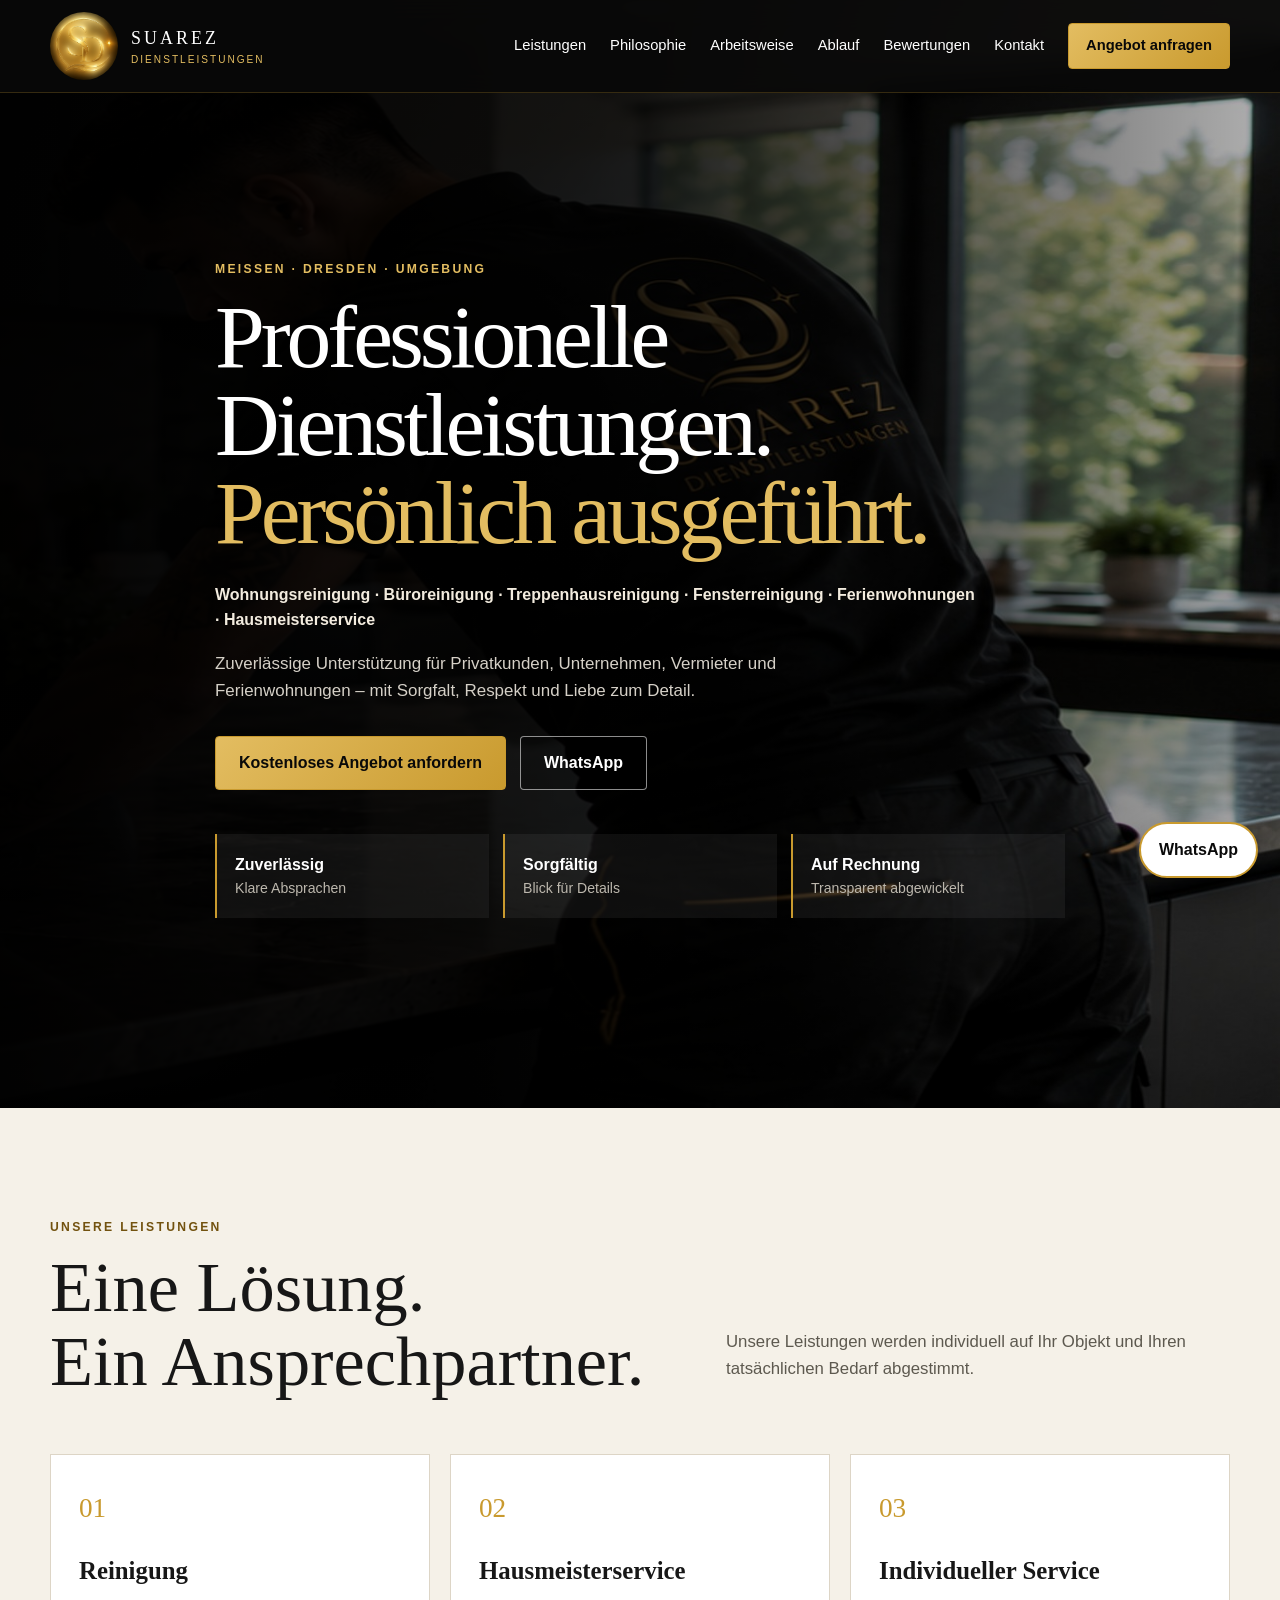
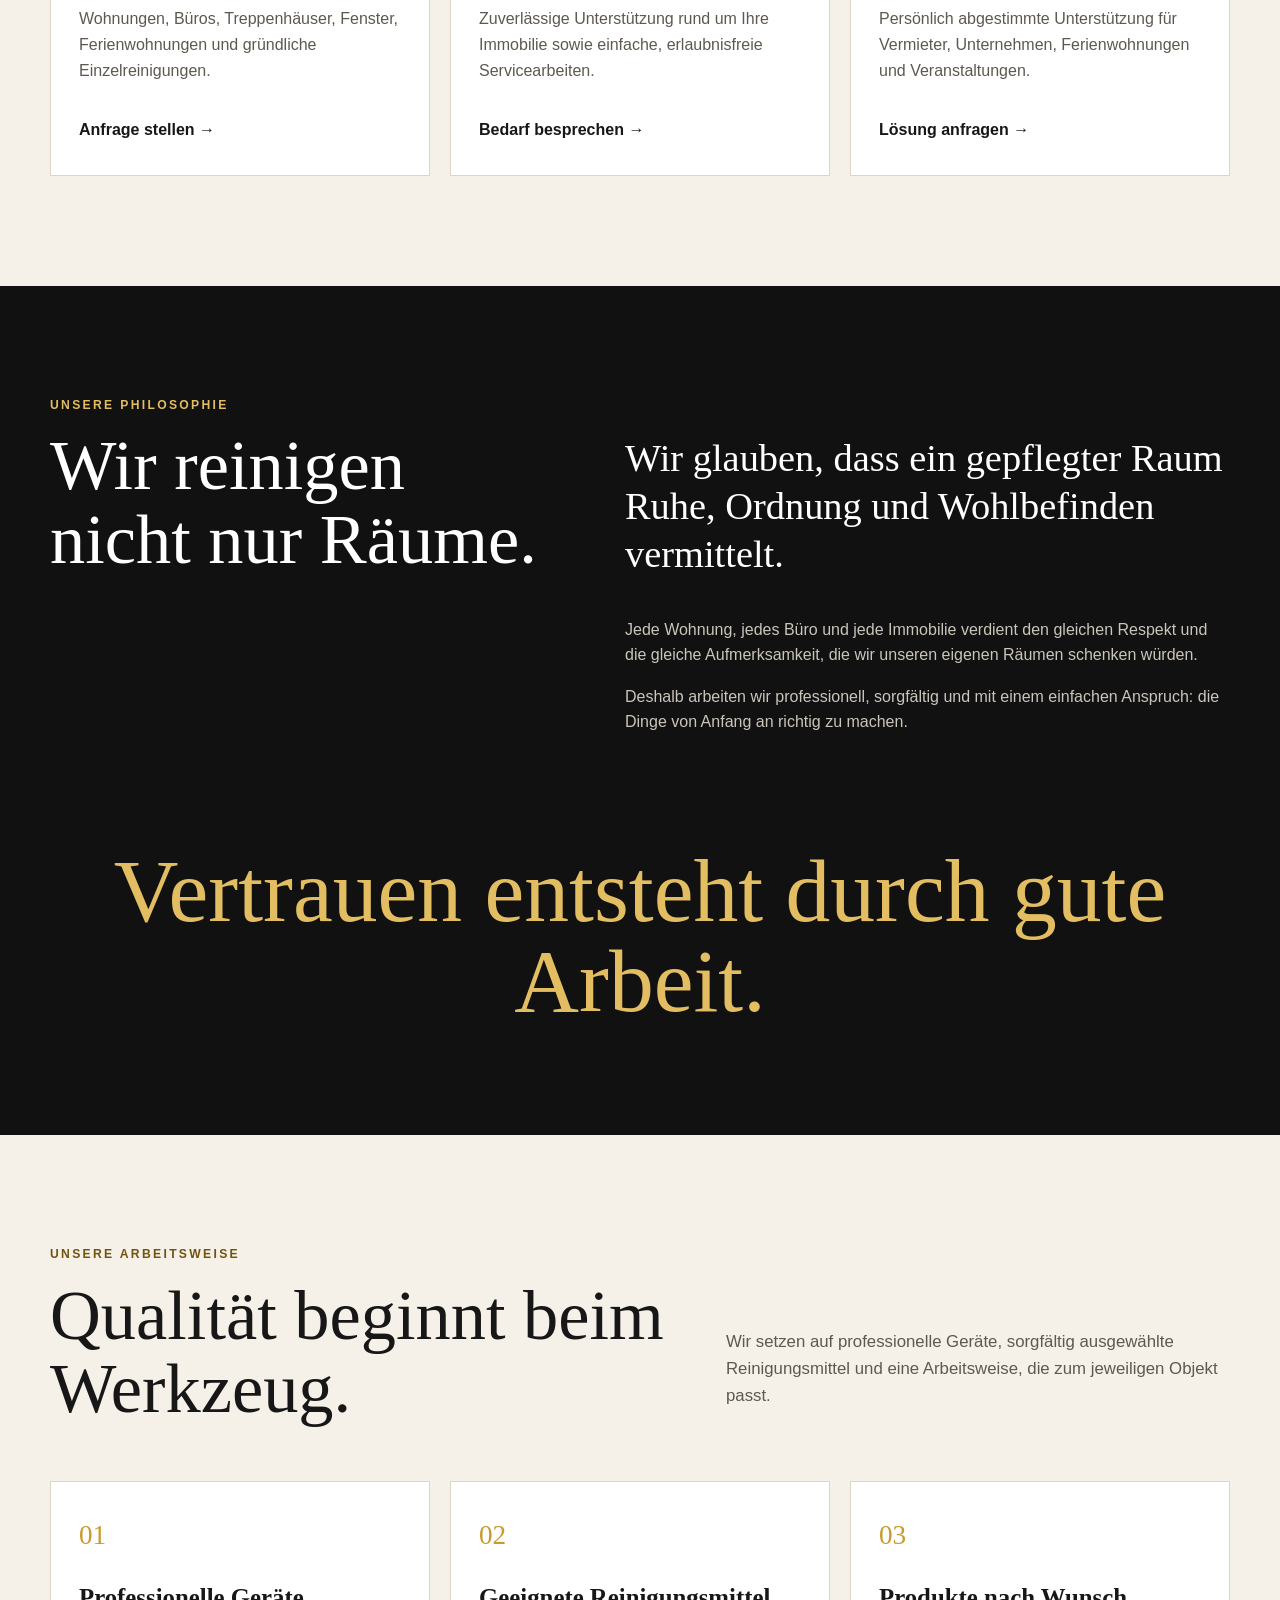
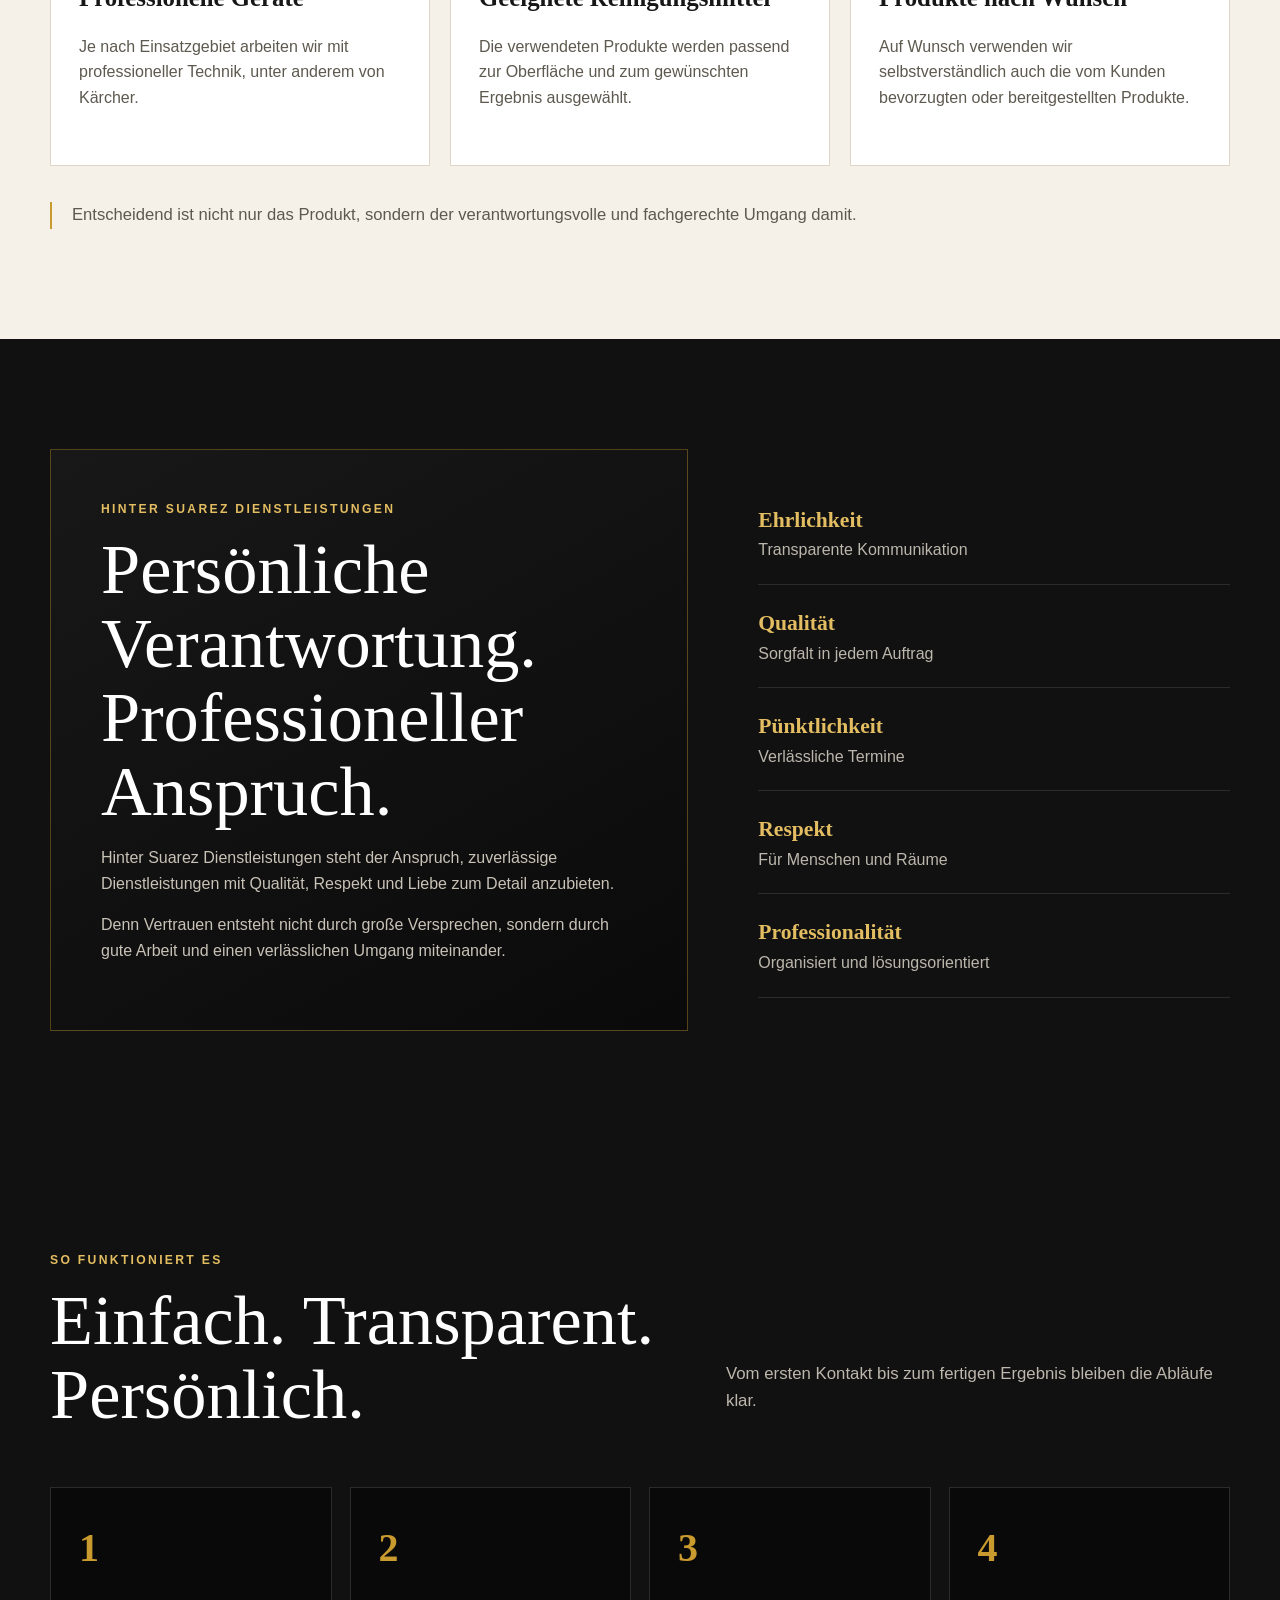
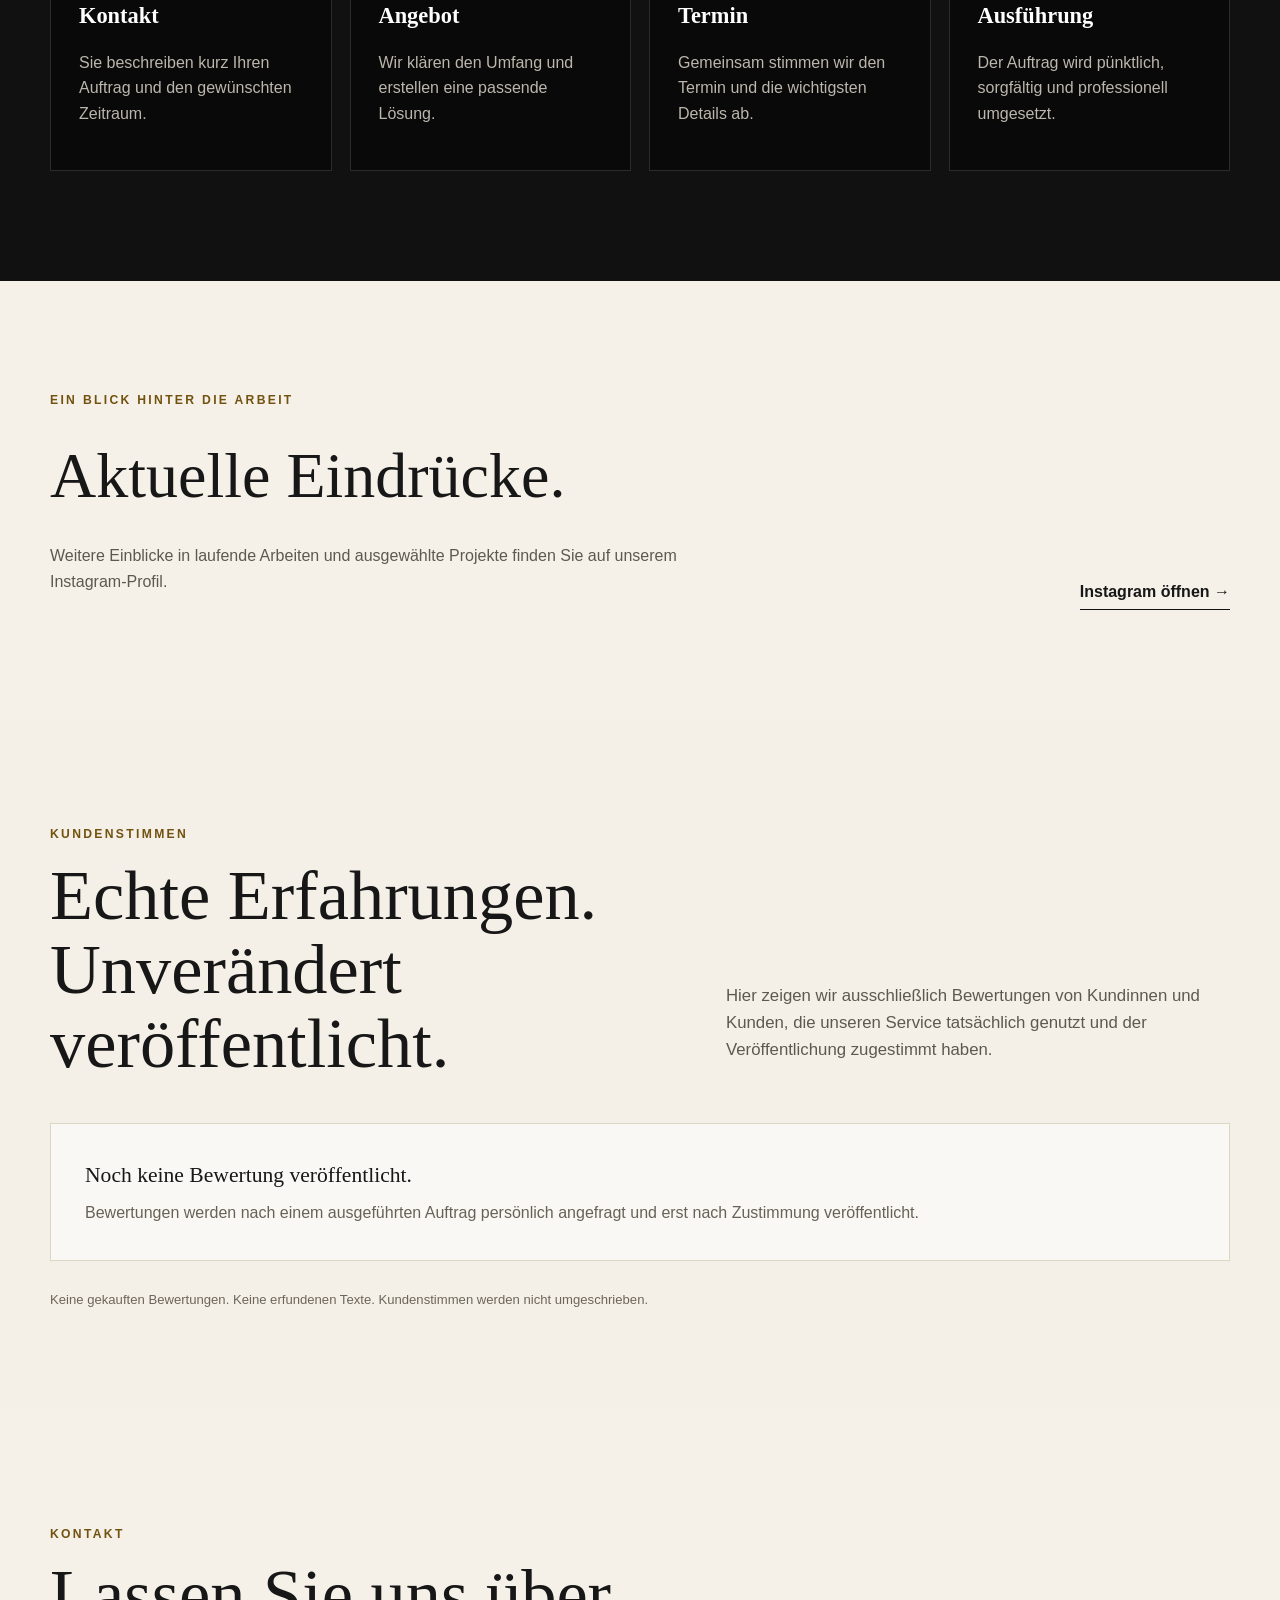
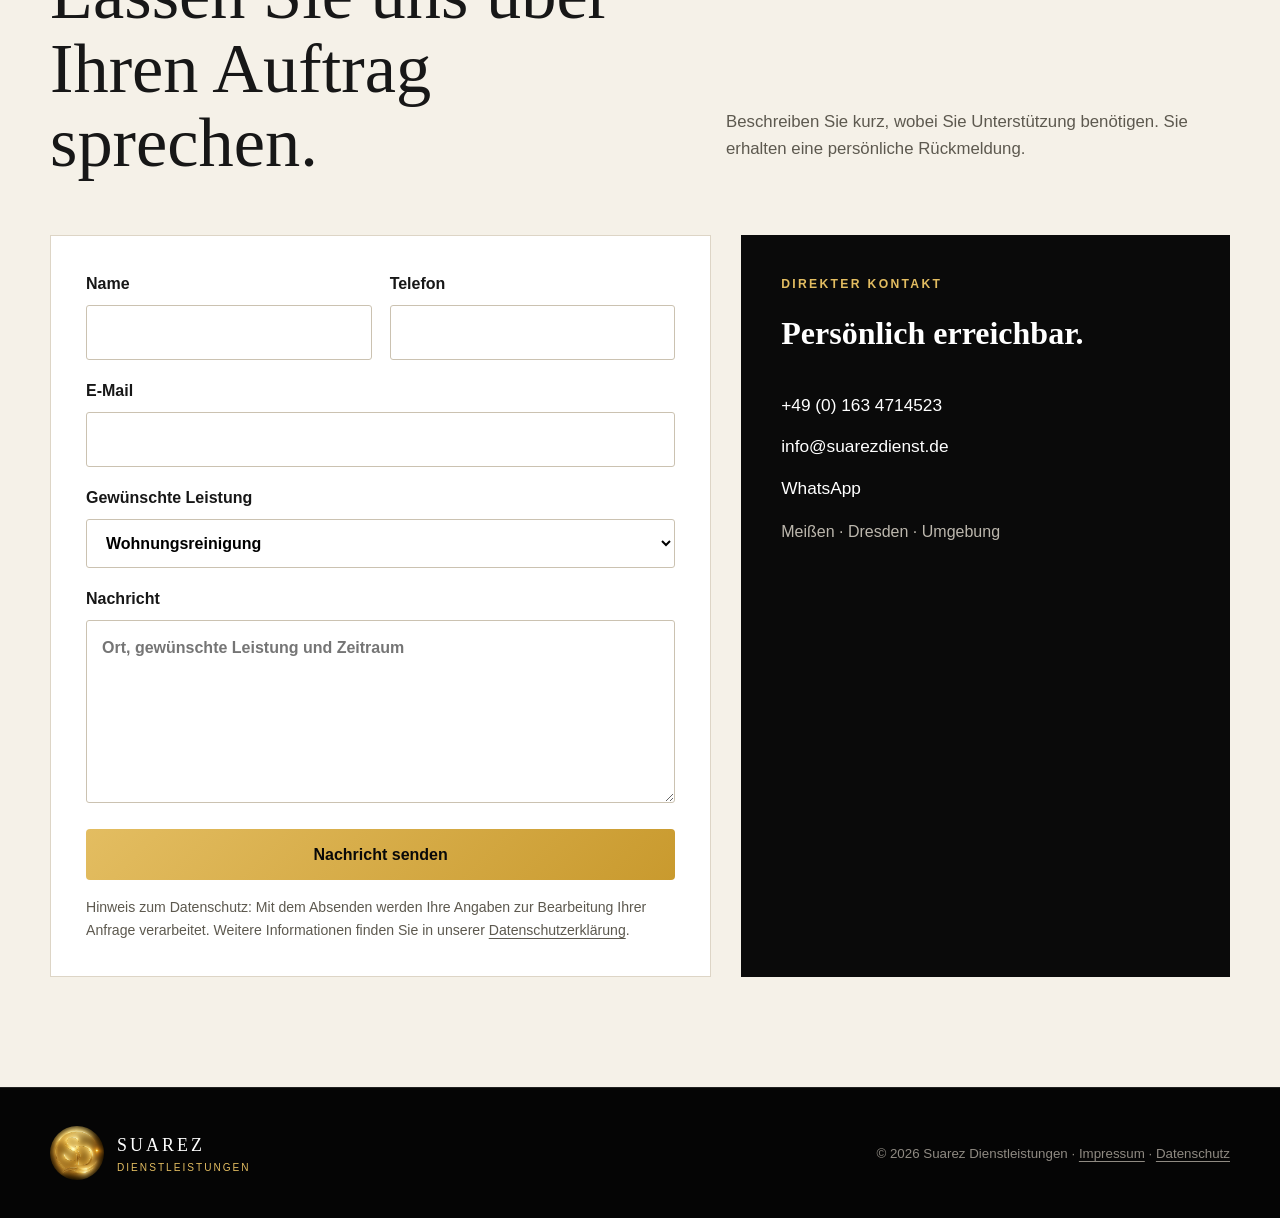
<file: index.html>
<!DOCTYPE html>
<html lang="de">
<head>
<meta charset="utf-8"/>
<meta content="width=device-width, initial-scale=1" name="viewport"/>
<meta http-equiv="Content-Security-Policy" content="default-src &#x27;self&#x27;; img-src &#x27;self&#x27; data:; style-src &#x27;self&#x27;; script-src &#x27;self&#x27;; font-src &#x27;self&#x27;; connect-src &#x27;self&#x27;; form-action https://formspree.io; base-uri &#x27;self&#x27;; object-src &#x27;none&#x27;; upgrade-insecure-requests">
<meta name="referrer" content="strict-origin-when-cross-origin">
<meta name="format-detection" content="telephone=no">
<title>Suarez Dienstleistungen | Reinigung in Mei&szlig;en &amp; Dresden</title>
<meta content="Professionelle Reinigungsdienstleistungen f&uuml;r Wohnungen, B&uuml;ros, Treppenh&auml;user, Fenster und Ferienwohnungen in Mei&szlig;en, Dresden und Umgebung." name="description"/>
<meta content="#080808" name="theme-color"/>
<meta content="Suarez Dienstleistungen" property="og:title"/>
<meta content="Zuverl&auml;ssige Reinigung und pers&ouml;nliche Dienstleistungen in Mei&szlig;en, Dresden und Umgebung." property="og:description"/>
<meta content="website" property="og:type"/>
<meta content="assets/hero-cleaning.jpg" property="og:image"/>
<link href="assets/sd-logo.jpg" rel="icon"/>
<link href="styles.css" rel="stylesheet"/>
<link href="https://suarezdienst.de/" rel="canonical"/><meta content="https://suarezdienst.de/" property="og:url"/></head>
<body>
<header class="site-header">
<div class="container nav">
<a aria-label="Suarez Dienstleistungen Startseite" class="brand" href="#start">
<img alt="Suarez Dienstleistungen Logo" src="assets/sd-logo.jpg"/>
<div class="brand-text">
<strong>SUAREZ</strong>
<span>Dienstleistungen</span>
</div>
</a>
<button aria-expanded="false" aria-label="Men&uuml; &ouml;ffnen" class="menu-button" type="button">
<span></span><span></span><span></span>
</button>
<nav aria-label="Hauptnavigation" class="nav-links">
<a href="#leistungen">Leistungen</a>
<a href="#philosophie">Philosophie</a>
<a href="#arbeitsweise">Arbeitsweise</a>
<a href="#ablauf">Ablauf</a>
<a href="#bewertungen">Bewertungen</a>
<a href="#kontakt">Kontakt</a>
<a class="button small" href="serviceanfrage/">Angebot anfragen</a>
</nav>
</div>
</header>
<div aria-hidden="true" class="promo-modal" id="promoModal">
<div class="promo-backdrop" data-promo-close></div>
<section aria-describedby="promoDescription" aria-labelledby="promoTitle" aria-modal="true" class="promo-dialog" role="dialog">
<button aria-label="Aktion schließen" class="promo-close" data-promo-close type="button">&times;</button>
<div class="promo-logo">
<img alt="" src="assets/sd-logo.jpg"/>
</div>
<p class="promo-kicker">Aktion für kurze Zeit</p>
<h2 id="promoTitle">Erste Reinigung<br/><em>ab 59 €*</em></h2>
<p id="promoDescription">Zuverlässige Wohnungsreinigung in Meißen, Coswig und Dresden.</p>
<p class="promo-deadline">Anfrage bis 02.08.2026 senden</p>
<a class="button promo-button" href="angebot/">Jetzt Angebot sichern</a>
<p class="promo-note">*Der Endpreis richtet sich nach Wohnfläche, Zustand, Leistungsumfang und Aufwand.</p>
</section>
</div>
<main>
<section class="hero" id="start">
<div class="hero-overlay"></div>
<div class="container hero-content">
<p class="kicker">Mei&szlig;en &middot; Dresden &middot; Umgebung</p>
<h1>Professionelle Dienstleistungen.<br/><em>Pers&ouml;nlich ausgef&uuml;hrt.</em></h1>
<p class="hero-services">
          Wohnungsreinigung &middot; B&uuml;roreinigung &middot; Treppenhausreinigung &middot;
          Fensterreinigung &middot; Ferienwohnungen &middot; Hausmeisterservice
        </p>
<p class="hero-intro">
          Zuverl&auml;ssige Unterst&uuml;tzung f&uuml;r Privatkunden, Unternehmen, Vermieter
          und Ferienwohnungen &ndash; mit Sorgfalt, Respekt und Liebe zum Detail.
        </p>
<div class="hero-actions">
<a class="button" href="serviceanfrage/">Kostenloses Angebot anfordern</a>
<a class="button ghost" href="https://wa.me/491634714523?text=Hallo%20Suarez%20Dienstleistungen%2C%20ich%20m&ouml;chte%20eine%20Anfrage%20stellen." rel="noopener noreferrer" target="_blank">
            WhatsApp
          </a>
</div>
<div class="hero-trust">
<div><strong>Zuverl&auml;ssig</strong><span>Klare Absprachen</span></div>
<div><strong>Sorgf&auml;ltig</strong><span>Blick f&uuml;r Details</span></div>
<div><strong>Auf Rechnung</strong><span>Transparent abgewickelt</span></div>
</div>
</div>
</section>
<section class="light-section" id="leistungen">
<div class="container">
<p class="kicker dark">Unsere Leistungen</p>
<div class="section-heading">
<h2>Eine L&ouml;sung.<br/>Ein Ansprechpartner.</h2>
<p>
            Unsere Leistungen werden individuell auf Ihr Objekt und Ihren
            tats&auml;chlichen Bedarf abgestimmt.
          </p>
</div>
<div class="service-grid">
<article class="service-card">
<span>01</span>
<h3>Reinigung</h3>
<p>
              Wohnungen, B&uuml;ros, Treppenh&auml;user, Fenster, Ferienwohnungen und
              gr&uuml;ndliche Einzelreinigungen.
            </p>
<a href="serviceanfrage/">Anfrage stellen &rarr;</a>
</article>
<article class="service-card">
<span>02</span>
<h3>Hausmeisterservice</h3>
<p>
              Zuverl&auml;ssige Unterst&uuml;tzung rund um Ihre Immobilie sowie einfache,
              erlaubnisfreie Servicearbeiten.
            </p>
<a href="serviceanfrage/">Bedarf besprechen &rarr;</a>
</article>
<article class="service-card">
<span>03</span>
<h3>Individueller Service</h3>
<p>
              Pers&ouml;nlich abgestimmte Unterst&uuml;tzung f&uuml;r Vermieter, Unternehmen,
              Ferienwohnungen und Veranstaltungen.
            </p>
<a href="serviceanfrage/">L&ouml;sung anfragen &rarr;</a>
</article>
</div>
</div>
</section>
<section class="dark-section" id="philosophie">
<div class="container philosophy-layout">
<div>
<p class="kicker">Unsere Philosophie</p>
<h2>Wir reinigen nicht nur R&auml;ume.</h2>
</div>
<div class="philosophy-copy">
<p class="large-copy">
            Wir glauben, dass ein gepflegter Raum Ruhe, Ordnung und Wohlbefinden
            vermittelt.
          </p>
<p>
            Jede Wohnung, jedes B&uuml;ro und jede Immobilie verdient den gleichen
            Respekt und die gleiche Aufmerksamkeit, die wir unseren eigenen
            R&auml;umen schenken w&uuml;rden.
          </p>
<p>
            Deshalb arbeiten wir professionell, sorgf&auml;ltig und mit einem
            einfachen Anspruch: die Dinge von Anfang an richtig zu machen.
          </p>
</div>
</div>
<div class="container manifesto">
<p>Vertrauen entsteht durch gute Arbeit.</p>
</div>
</section>
<section class="quality-section" id="arbeitsweise">
<div class="container">
<p class="kicker dark">Unsere Arbeitsweise</p>
<div class="section-heading">
<h2>Qualit&auml;t beginnt beim Werkzeug.</h2>
<p>
            Wir setzen auf professionelle Ger&auml;te, sorgf&auml;ltig ausgew&auml;hlte
            Reinigungsmittel und eine Arbeitsweise, die zum jeweiligen Objekt passt.
          </p>
</div>
<div class="quality-grid">
<article>
<span>01</span>
<h3>Professionelle Ger&auml;te</h3>
<p>
              Je nach Einsatzgebiet arbeiten wir mit professioneller Technik,
              unter anderem von K&auml;rcher.
            </p>
</article>
<article>
<span>02</span>
<h3>Geeignete Reinigungsmittel</h3>
<p>
              Die verwendeten Produkte werden passend zur Oberfl&auml;che und zum
              gew&uuml;nschten Ergebnis ausgew&auml;hlt.
            </p>
</article>
<article>
<span>03</span>
<h3>Produkte nach Wunsch</h3>
<p>
              Auf Wunsch verwenden wir selbstverst&auml;ndlich auch die vom Kunden
              bevorzugten oder bereitgestellten Produkte.
            </p>
</article>
</div>
<p class="brand-note">
          Entscheidend ist nicht nur das Produkt, sondern der verantwortungsvolle
          und fachgerechte Umgang damit.
        </p>
</div>
</section>
<section class="about-section">
<div class="container about-layout">
<div class="about-card">
<p class="kicker">Hinter Suarez Dienstleistungen</p>
<h2>Pers&ouml;nliche Verantwortung. Professioneller Anspruch.</h2>
<p>
            Hinter Suarez Dienstleistungen steht der Anspruch, zuverl&auml;ssige
            Dienstleistungen mit Qualit&auml;t, Respekt und Liebe zum Detail anzubieten.
          </p>
<p>
            Denn Vertrauen entsteht nicht durch gro&szlig;e Versprechen, sondern durch
            gute Arbeit und einen verl&auml;sslichen Umgang miteinander.
          </p>
</div>
<div class="values-list">
<div><strong>Ehrlichkeit</strong><span>Transparente Kommunikation</span></div>
<div><strong>Qualit&auml;t</strong><span>Sorgfalt in jedem Auftrag</span></div>
<div><strong>P&uuml;nktlichkeit</strong><span>Verl&auml;ssliche Termine</span></div>
<div><strong>Respekt</strong><span>F&uuml;r Menschen und R&auml;ume</span></div>
<div><strong>Professionalit&auml;t</strong><span>Organisiert und l&ouml;sungsorientiert</span></div>
</div>
</div>
</section>
<section class="process-section" id="ablauf">
<div class="container">
<p class="kicker">So funktioniert es</p>
<div class="section-heading inverted">
<h2>Einfach. Transparent. Pers&ouml;nlich.</h2>
<p>Vom ersten Kontakt bis zum fertigen Ergebnis bleiben die Abl&auml;ufe klar.</p>
</div>
<div class="process-grid">
<article><b>1</b><h3>Kontakt</h3><p>Sie beschreiben kurz Ihren Auftrag und den gew&uuml;nschten Zeitraum.</p></article>
<article><b>2</b><h3>Angebot</h3><p>Wir kl&auml;ren den Umfang und erstellen eine passende L&ouml;sung.</p></article>
<article><b>3</b><h3>Termin</h3><p>Gemeinsam stimmen wir den Termin und die wichtigsten Details ab.</p></article>
<article><b>4</b><h3>Ausf&uuml;hrung</h3><p>Der Auftrag wird p&uuml;nktlich, sorgf&auml;ltig und professionell umgesetzt.</p></article>
</div>
</div>
</section>
<section class="instagram-section">
<div class="container instagram-layout">
<div>
<p class="kicker dark">Ein Blick hinter die Arbeit</p>
<h2>Aktuelle Eindr&uuml;cke.</h2>
<p>
            Weitere Einblicke in laufende Arbeiten und ausgew&auml;hlte Projekte
            finden Sie auf unserem Instagram-Profil.
          </p>
</div>
<a class="text-link" href="https://www.instagram.com/suarez_dienstleistungen/" rel="noopener noreferrer" target="_blank">
          Instagram &ouml;ffnen &rarr;
        </a>
</div>
</section>
<section class="reviews-section" id="bewertungen">
<div class="container">
<p class="kicker dark">Kundenstimmen</p>
<div class="section-heading reviews-heading">
<h2>Echte Erfahrungen.<br/>Unverändert veröffentlicht.</h2>
<p>
            Hier zeigen wir ausschließlich Bewertungen von Kundinnen und Kunden,
            die unseren Service tatsächlich genutzt und der Veröffentlichung zugestimmt haben.
          </p>
</div>
<div class="reviews-grid" id="reviewsGrid" aria-live="polite"></div>
<div class="reviews-empty" id="reviewsEmpty">
<p>Noch keine Bewertung veröffentlicht.</p>
<span>Bewertungen werden nach einem ausgeführten Auftrag persönlich angefragt und erst nach Zustimmung veröffentlicht.</span>
</div>
<p class="reviews-integrity-note">Keine gekauften Bewertungen. Keine erfundenen Texte. Kundenstimmen werden nicht umgeschrieben.</p>
</div>
</section>
<section class="contact-section" id="kontakt">
<div class="container">
<p class="kicker dark">Kontakt</p>
<div class="section-heading">
<h2>Lassen Sie uns &uuml;ber Ihren Auftrag sprechen.</h2>
<p>
            Beschreiben Sie kurz, wobei Sie Unterst&uuml;tzung ben&ouml;tigen.
            Sie erhalten eine pers&ouml;nliche R&uuml;ckmeldung.
          </p>
</div>
<div class="contact-layout">
<form action="https://formspree.io/f/xrenakak" class="contact-form" method="POST" accept-charset="UTF-8" autocomplete="on">
<input type="hidden" name="_subject" value="Neue Anfrage über suarezdienst.de">
<div class="honeypot" aria-hidden="true">
<label>Bitte nicht ausfüllen<input type="text" name="_gotcha" tabindex="-1" autocomplete="off"></label>
</div>
<div class="form-row">
<label>Name<input name="Name" required type="text" autocomplete="name" maxlength="100"/></label>
<label>Telefon<input name="Telefon" type="tel" autocomplete="tel" maxlength="40"/></label>
</div>
<label>E-Mail<input name="E-Mail" required type="email" autocomplete="email" maxlength="160"/></label>
<label>
              Gew&uuml;nschte Leistung
              <select name="Leistung">
<option>Wohnungsreinigung</option>
<option>B&uuml;roreinigung</option>
<option>Treppenhausreinigung</option>
<option>Fensterreinigung</option>
<option>Ferienwohnung / Airbnb</option>
<option>Hausmeisterservice</option>
<option>Sonstiger Service</option>
</select>
</label>
<label>
              Nachricht
              <textarea name="Nachricht" placeholder="Ort, gew&uuml;nschte Leistung und Zeitraum" required="" rows="6"></textarea>
</label>
<button class="button form-button" type="submit">Nachricht senden</button><p class="form-privacy-note">Hinweis zum Datenschutz: Mit dem Absenden werden Ihre Angaben zur Bearbeitung Ihrer Anfrage verarbeitet. Weitere Informationen finden Sie in unserer <a href="datenschutz.html">Datenschutzerkl&auml;rung</a>.</p>
</form>
<aside class="contact-aside">
<p class="kicker">Direkter Kontakt</p>
<h3>Pers&ouml;nlich erreichbar.</h3>
<a href="tel:+491634714523">+49 (0) 163 4714523</a>
<a href="mailto:info@suarezdienst.de">info@suarezdienst.de</a>
<a href="https://wa.me/491634714523?text=Hallo%20Suarez%20Dienstleistungen%2C%20ich%20m&ouml;chte%20eine%20Anfrage%20stellen." rel="noopener noreferrer" target="_blank">WhatsApp</a>
<p>Mei&szlig;en &middot; Dresden &middot; Umgebung</p>
</aside>
</div>
</div>
</section>
</main>
<a aria-label="WhatsApp &ouml;ffnen" class="whatsapp-float" href="https://wa.me/491634714523?text=Hallo%20Suarez%20Dienstleistungen%2C%20ich%20m&ouml;chte%20eine%20Anfrage%20stellen." rel="noopener noreferrer" target="_blank">
    WhatsApp
  </a>
<footer>
<div class="container footer-layout">
<div class="brand">
<img alt="" src="assets/sd-logo.jpg"/>
<div class="brand-text">
<strong>SUAREZ</strong>
<span>Dienstleistungen</span>
</div>
</div>
<small>&copy; 2026 Suarez Dienstleistungen &middot; <a href="impressum.html">Impressum</a> &middot; <a href="datenschutz.html">Datenschutz</a></small>
</div>
</footer>
<script src="script.js" defer></script>
</body>
</html>
</file>
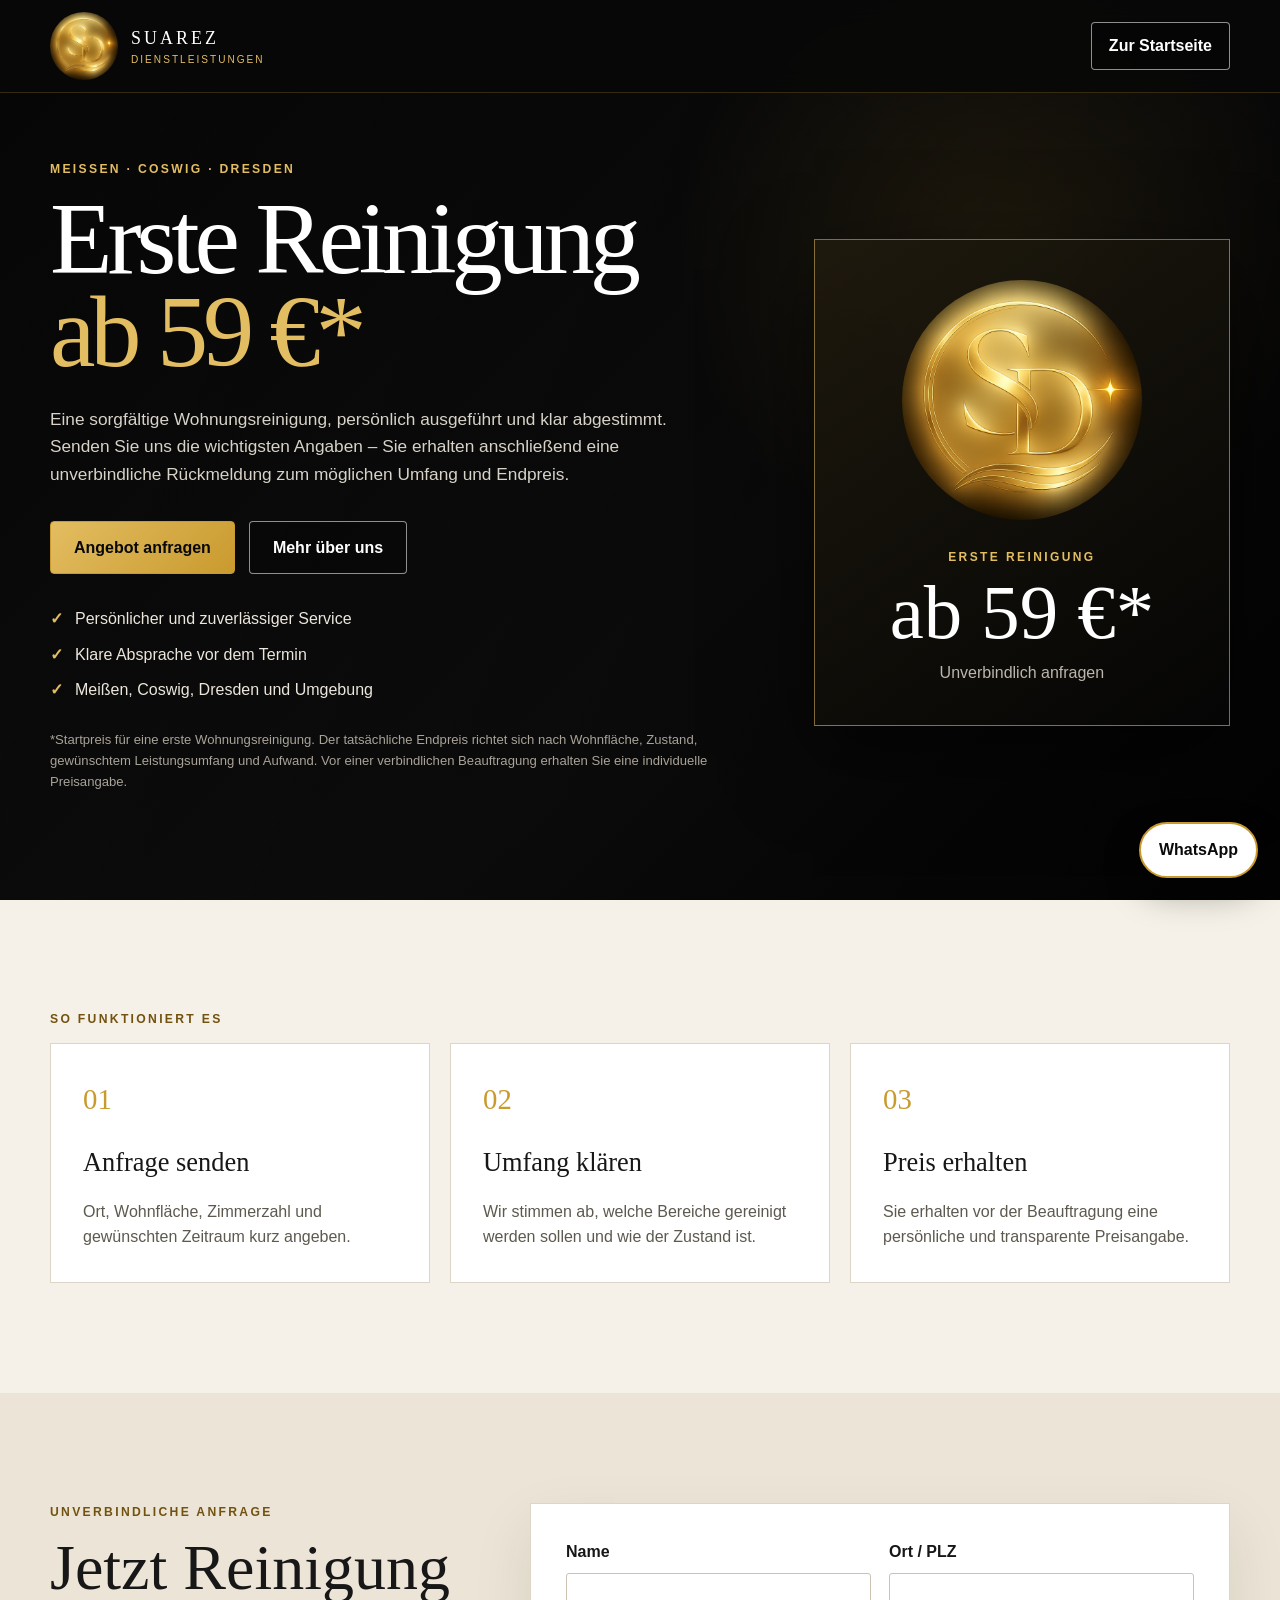
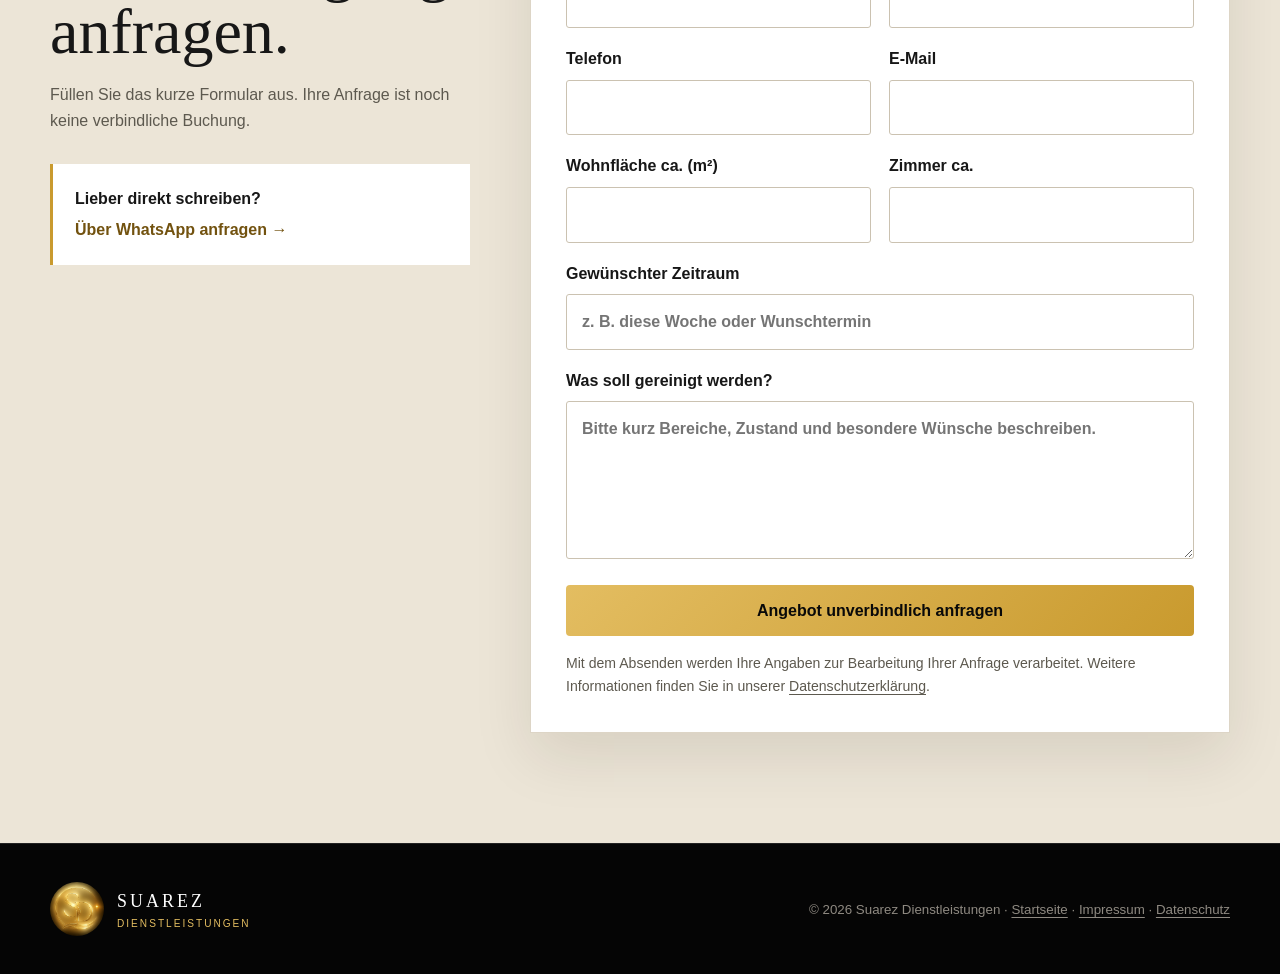
<file: angebot/index.html>
<!DOCTYPE html>
<html lang="de">
<head>
<meta charset="utf-8"/>
<meta content="width=device-width, initial-scale=1" name="viewport"/>
<meta http-equiv="Content-Security-Policy" content="default-src 'self'; img-src 'self' data:; style-src 'self'; script-src 'self'; font-src 'self'; connect-src 'self'; form-action https://formspree.io; base-uri 'self'; object-src 'none'; upgrade-insecure-requests">
<meta name="referrer" content="strict-origin-when-cross-origin">
<meta name="format-detection" content="telephone=no">
<title>Erste Reinigung ab 59 € | Suarez Dienstleistungen</title>
<meta content="Jetzt erste Reinigung ab 59 € in Meißen, Coswig oder Dresden unverbindlich anfragen." name="description"/>
<meta content="#080808" name="theme-color"/>
<meta content="Erste Reinigung ab 59 € | Suarez Dienstleistungen" property="og:title"/>
<meta content="Professionelle Wohnungsreinigung in Meißen, Coswig und Dresden unverbindlich anfragen." property="og:description"/>
<meta content="website" property="og:type"/>
<meta content="https://suarezdienst.de/assets/sd-logo.jpg" property="og:image"/>
<meta content="https://suarezdienst.de/angebot/" property="og:url"/>
<link href="../assets/sd-logo.jpg" rel="icon"/>
<link href="../styles.css" rel="stylesheet"/>
<link href="https://suarezdienst.de/angebot/" rel="canonical"/>
</head>
<body class="offer-page">
<header class="site-header">
<div class="container nav offer-nav">
<a aria-label="Suarez Dienstleistungen Startseite" class="brand" href="../index.html">
<img alt="Suarez Dienstleistungen Logo" src="../assets/sd-logo.jpg"/>
<div class="brand-text">
<strong>SUAREZ</strong>
<span>Dienstleistungen</span>
</div>
</a>
<a class="button ghost small" href="../index.html">Zur Startseite</a>
</div>
</header>

<main>
<section class="offer-hero">
<div class="offer-hero-glow"></div>
<div class="container offer-hero-layout">
<div class="offer-copy">
<p class="kicker">Meißen · Coswig · Dresden</p>
<h1>Erste Reinigung<br/><em>ab 59 €*</em></h1>
<p class="offer-lead">
Eine sorgfältige Wohnungsreinigung, persönlich ausgeführt und klar abgestimmt.
Senden Sie uns die wichtigsten Angaben – Sie erhalten anschließend eine
unverbindliche Rückmeldung zum möglichen Umfang und Endpreis.
</p>
<div class="offer-actions">
<a class="button" href="#anfrage">Angebot anfragen</a>
<a class="button ghost" href="../index.html">Mehr über uns</a>
</div>
<ul class="offer-benefits">
<li>Persönlicher und zuverlässiger Service</li>
<li>Klare Absprache vor dem Termin</li>
<li>Meißen, Coswig, Dresden und Umgebung</li>
</ul>
<p class="offer-smallprint">
*Startpreis für eine erste Wohnungsreinigung. Der tatsächliche Endpreis richtet
sich nach Wohnfläche, Zustand, gewünschtem Leistungsumfang und Aufwand. Vor
einer verbindlichen Beauftragung erhalten Sie eine individuelle Preisangabe.
</p>
</div>
<aside class="offer-card" aria-label="Angebotsübersicht">
<img alt="Suarez Dienstleistungen" src="../assets/sd-logo.jpg"/>
<p>ERSTE REINIGUNG</p>
<strong>ab 59 €*</strong>
<span>Unverbindlich anfragen</span>
</aside>
</div>
</section>

<section class="offer-details">
<div class="container">
<p class="kicker dark">So funktioniert es</p>
<div class="offer-steps">
<article>
<span>01</span>
<h2>Anfrage senden</h2>
<p>Ort, Wohnfläche, Zimmerzahl und gewünschten Zeitraum kurz angeben.</p>
</article>
<article>
<span>02</span>
<h2>Umfang klären</h2>
<p>Wir stimmen ab, welche Bereiche gereinigt werden sollen und wie der Zustand ist.</p>
</article>
<article>
<span>03</span>
<h2>Preis erhalten</h2>
<p>Sie erhalten vor der Beauftragung eine persönliche und transparente Preisangabe.</p>
</article>
</div>
</div>
</section>

<section class="offer-form-section" id="anfrage">
<div class="container offer-form-layout">
<div>
<p class="kicker dark">Unverbindliche Anfrage</p>
<h2>Jetzt Reinigung anfragen.</h2>
<p>
Füllen Sie das kurze Formular aus. Ihre Anfrage ist noch keine verbindliche
Buchung.
</p>
<div class="offer-direct">
<strong>Lieber direkt schreiben?</strong>
<a href="https://wa.me/491634714523?text=Hallo%20Suarez%20Dienstleistungen%2C%20ich%20interessiere%20mich%20f%C3%BCr%20die%20erste%20Reinigung%20ab%2059%20%E2%82%AC." rel="noopener noreferrer" target="_blank">Über WhatsApp anfragen →</a>
</div>
</div>
<form action="https://formspree.io/f/xrenakak" class="contact-form offer-form" method="POST" accept-charset="UTF-8" autocomplete="on">
<input type="hidden" name="_subject" value="Neue Anfrage: Erste Reinigung ab 59 €">
<input type="hidden" name="Angebot" value="Erste Reinigung ab 59 €">
<div class="honeypot" aria-hidden="true">
<label>Bitte nicht ausfüllen<input type="text" name="_gotcha" tabindex="-1" autocomplete="off"></label>
</div>
<div class="form-row">
<label>Name<input name="Name" required type="text" autocomplete="name" maxlength="100"/></label>
<label>Ort / PLZ<input name="Ort / PLZ" required type="text" autocomplete="postal-code" maxlength="100"/></label>
</div>
<div class="form-row">
<label>Telefon<input name="Telefon" type="tel" autocomplete="tel" maxlength="40"/></label>
<label>E-Mail<input name="E-Mail" required type="email" autocomplete="email" maxlength="160"/></label>
</div>
<div class="form-row">
<label>Wohnfläche ca. (m²)<input name="Wohnfläche ca." min="1" max="1000" type="number" inputmode="numeric"/></label>
<label>Zimmer ca.<input name="Zimmer ca." min="1" max="50" type="number" inputmode="numeric"/></label>
</div>
<label>Gewünschter Zeitraum<input name="Gewünschter Zeitraum" type="text" placeholder="z. B. diese Woche oder Wunschtermin" maxlength="120"/></label>
<label>
Was soll gereinigt werden?
<textarea name="Leistungsumfang / Zustand" placeholder="Bitte kurz Bereiche, Zustand und besondere Wünsche beschreiben." required rows="5" maxlength="1500"></textarea>
</label>
<button class="button form-button" type="submit">Angebot unverbindlich anfragen</button>
<p class="form-privacy-note">Mit dem Absenden werden Ihre Angaben zur Bearbeitung Ihrer Anfrage verarbeitet. Weitere Informationen finden Sie in unserer <a href="../datenschutz.html">Datenschutzerklärung</a>.</p>
</form>
</div>
</section>
</main>

<a aria-label="Angebot über WhatsApp anfragen" class="whatsapp-float" href="https://wa.me/491634714523?text=Hallo%20Suarez%20Dienstleistungen%2C%20ich%20interessiere%20mich%20f%C3%BCr%20die%20erste%20Reinigung%20ab%2059%20%E2%82%AC." rel="noopener noreferrer" target="_blank">
WhatsApp
</a>

<footer>
<div class="container footer-layout">
<div class="brand">
<img alt="" src="../assets/sd-logo.jpg"/>
<div class="brand-text">
<strong>SUAREZ</strong>
<span>Dienstleistungen</span>
</div>
</div>
<small>&copy; 2026 Suarez Dienstleistungen · <a href="../index.html">Startseite</a> · <a href="../impressum.html">Impressum</a> · <a href="../datenschutz.html">Datenschutz</a></small>
</div>
</footer>
</body>
</html>
</file>
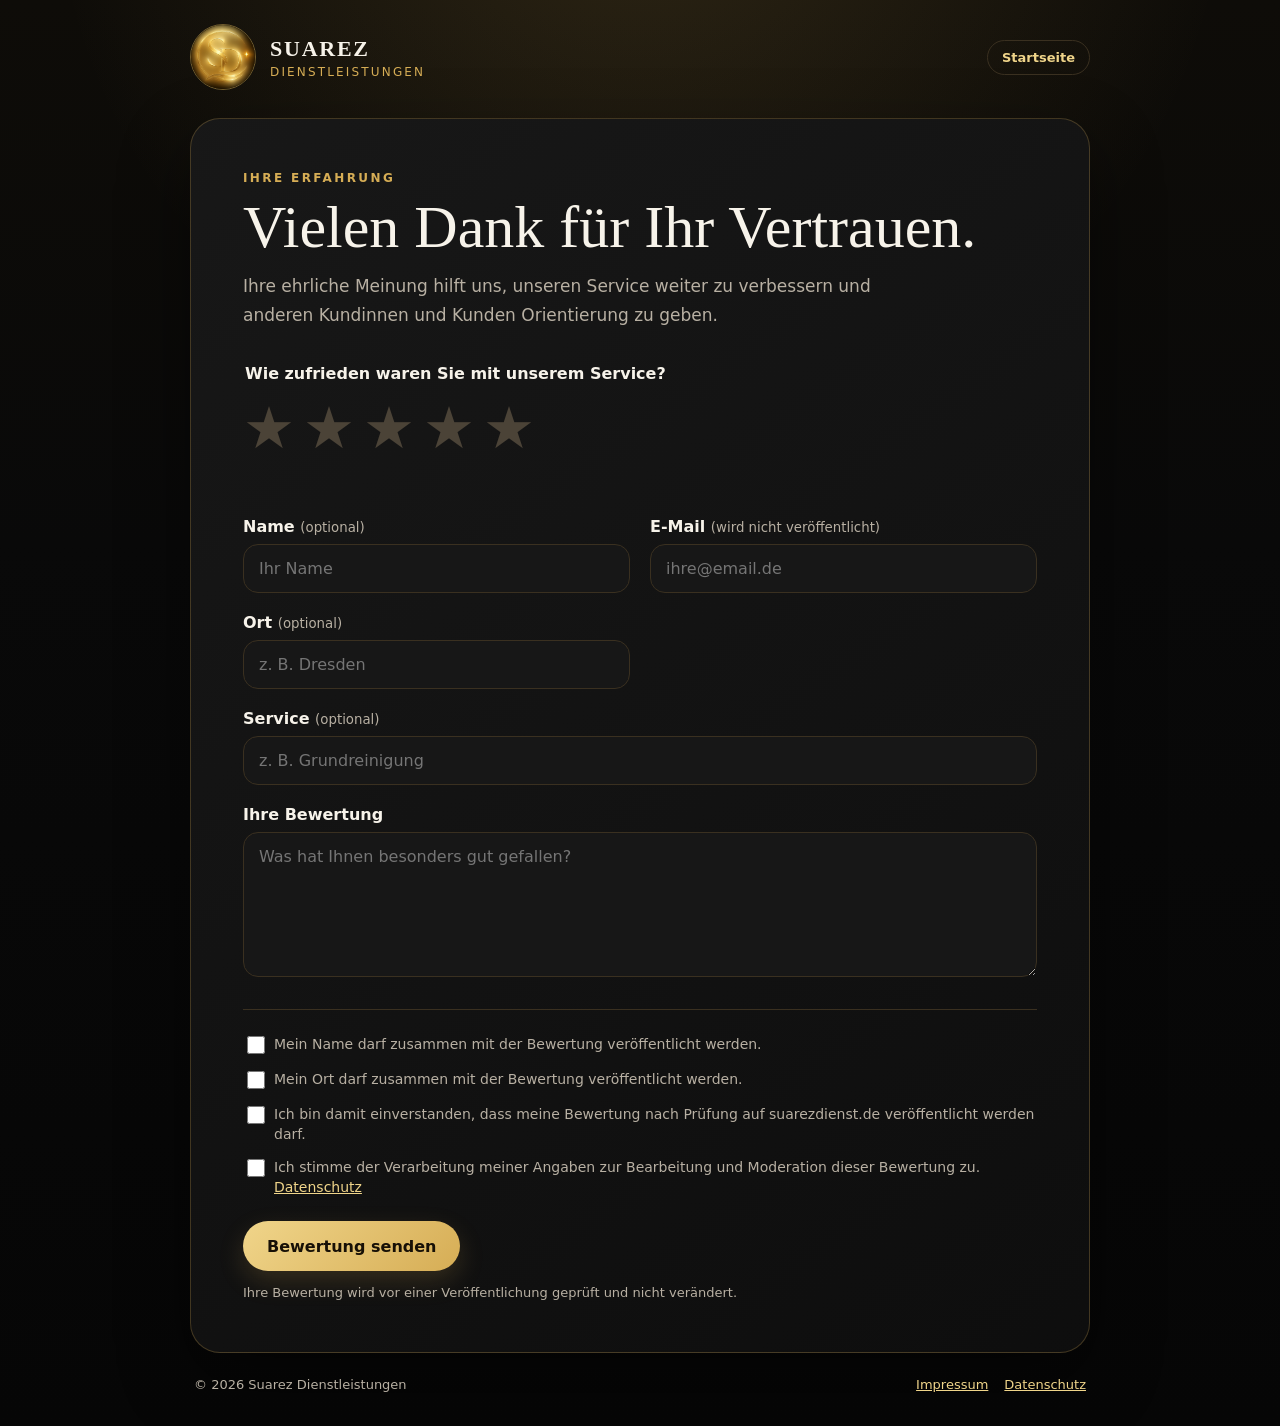
<file: review/index.html>
<!DOCTYPE html>
<html lang="de">
<head>
  <meta charset="UTF-8">
  <meta name="viewport" content="width=device-width, initial-scale=1.0">
  <meta name="description" content="Teilen Sie Ihre Erfahrung mit Suarez Dienstleistungen.">
  <meta name="theme-color" content="#090909">
  <meta http-equiv="Content-Security-Policy" content="default-src 'self'; img-src 'self' data:; style-src 'self'; script-src 'self'; connect-src 'self' https://vbmxughmhctjphcmmqcz.supabase.co https://formspree.io; form-action 'self'; base-uri 'self'; object-src 'none'; upgrade-insecure-requests">
  <link rel="canonical" href="https://suarezdienst.de/review/">
  <link rel="icon" href="../assets/sd-logo.jpg">
  <link rel="stylesheet" href="review.css">
  <title>Ihre Erfahrung | Suarez Dienstleistungen</title>
</head>
<body>
  <main class="page-shell">
    <header class="topbar">
      <a class="brand" href="../" aria-label="Zur Startseite">
        <img src="../assets/sd-logo.jpg" alt="Suarez Dienstleistungen Logo">
        <div>
          <strong>SUAREZ</strong>
          <span>DIENSTLEISTUNGEN</span>
        </div>
      </a>
      <a class="home-link" href="../">Startseite</a>
    </header>

    <section class="review-card" id="reviewCard">
      <div class="eyebrow">Ihre Erfahrung</div>
      <h1>Vielen Dank für Ihr Vertrauen.</h1>
      <p class="intro">Ihre ehrliche Meinung hilft uns, unseren Service weiter zu verbessern und anderen Kundinnen und Kunden Orientierung zu geben.</p>

      <form id="reviewForm" method="POST" accept-charset="UTF-8">
        <input type="hidden" name="formular_typ" value="Kundenbewertung">
        <input type="hidden" name="bewertung" id="ratingField" value="">
        <input type="hidden" name="_subject" value="Neue Kundenbewertung – Suarez Dienstleistungen">
        <input type="text" name="website" class="honeypot" tabindex="-1" autocomplete="off" aria-hidden="true">

        <fieldset class="rating-group">
          <legend>Wie zufrieden waren Sie mit unserem Service?</legend>
          <div class="stars" role="radiogroup" aria-label="Bewertung von 1 bis 5 Sternen">
            <button type="button" class="star" data-rating="1" aria-label="1 Stern">★</button>
            <button type="button" class="star" data-rating="2" aria-label="2 Sterne">★</button>
            <button type="button" class="star" data-rating="3" aria-label="3 Sterne">★</button>
            <button type="button" class="star" data-rating="4" aria-label="4 Sterne">★</button>
            <button type="button" class="star" data-rating="5" aria-label="5 Sterne">★</button>
          </div>
          <p class="field-error" id="ratingError" aria-live="polite"></p>
        </fieldset>

        <div class="form-grid">
          <label>
            <span>Name <small>(optional)</small></span>
            <input type="text" name="name" maxlength="80" autocomplete="name" placeholder="Ihr Name">
          </label>
          <label>
            <span>E-Mail <small>(wird nicht veröffentlicht)</small></span>
            <input type="email" name="email" maxlength="120" autocomplete="email" placeholder="ihre@email.de" required>
          </label>
          <label>
            <span>Ort <small>(optional)</small></span>
            <input type="text" name="ort" maxlength="80" autocomplete="address-level2" placeholder="z. B. Dresden">
          </label>
          <label class="full-width">
            <span>Service <small>(optional)</small></span>
            <input type="text" name="service" maxlength="120" placeholder="z. B. Grundreinigung">
          </label>
          <label class="full-width">
            <span>Ihre Bewertung</span>
            <textarea name="kommentar" rows="6" minlength="10" maxlength="1200" required placeholder="Was hat Ihnen besonders gut gefallen?"></textarea>
          </label>
        </div>

        <div class="consents">
          <label class="check-row">
            <input type="checkbox" name="name_veroeffentlichen" value="Ja">
            <span>Mein Name darf zusammen mit der Bewertung veröffentlicht werden.</span>
          </label>
          <label class="check-row">
            <input type="checkbox" name="ort_veroeffentlichen" value="Ja">
            <span>Mein Ort darf zusammen mit der Bewertung veröffentlicht werden.</span>
          </label>
          <label class="check-row required-consent">
            <input type="checkbox" name="veroeffentlichung" value="Erlaubt" required>
            <span>Ich bin damit einverstanden, dass meine Bewertung nach Prüfung auf suarezdienst.de veröffentlicht werden darf.</span>
          </label>
          <label class="check-row required-consent">
            <input type="checkbox" name="datenschutz" value="Akzeptiert" required>
            <span>Ich stimme der Verarbeitung meiner Angaben zur Bearbeitung und Moderation dieser Bewertung zu. <a href="../datenschutz.html" target="_blank" rel="noopener">Datenschutz</a></span>
          </label>
        </div>

        <button class="submit-button" type="submit">Bewertung senden</button>
        <p class="privacy-note">Ihre Bewertung wird vor einer Veröffentlichung geprüft und nicht verändert.</p>
      </form>
    </section>

    <section class="success-card" id="successCard" hidden>
      <div class="success-icon">✓</div>
      <div class="eyebrow">Bewertung gesendet</div>
      <h1>Herzlichen Dank.</h1>
      <p>Ihre Meinung ist bei uns angekommen. Sie hilft uns, weiter zu wachsen und unseren Service mit Sorgfalt zu verbessern.</p>
      <a class="submit-button link-button" href="../">Zur Startseite</a>
    </section>

    <footer>
      <span>© 2026 Suarez Dienstleistungen</span>
      <nav>
        <a href="../impressum.html">Impressum</a>
        <a href="../datenschutz.html">Datenschutz</a>
      </nav>
    </footer>
  </main>

  <script src="review.js?v=20260807-1808" defer></script>
</body>
</html>
</file>
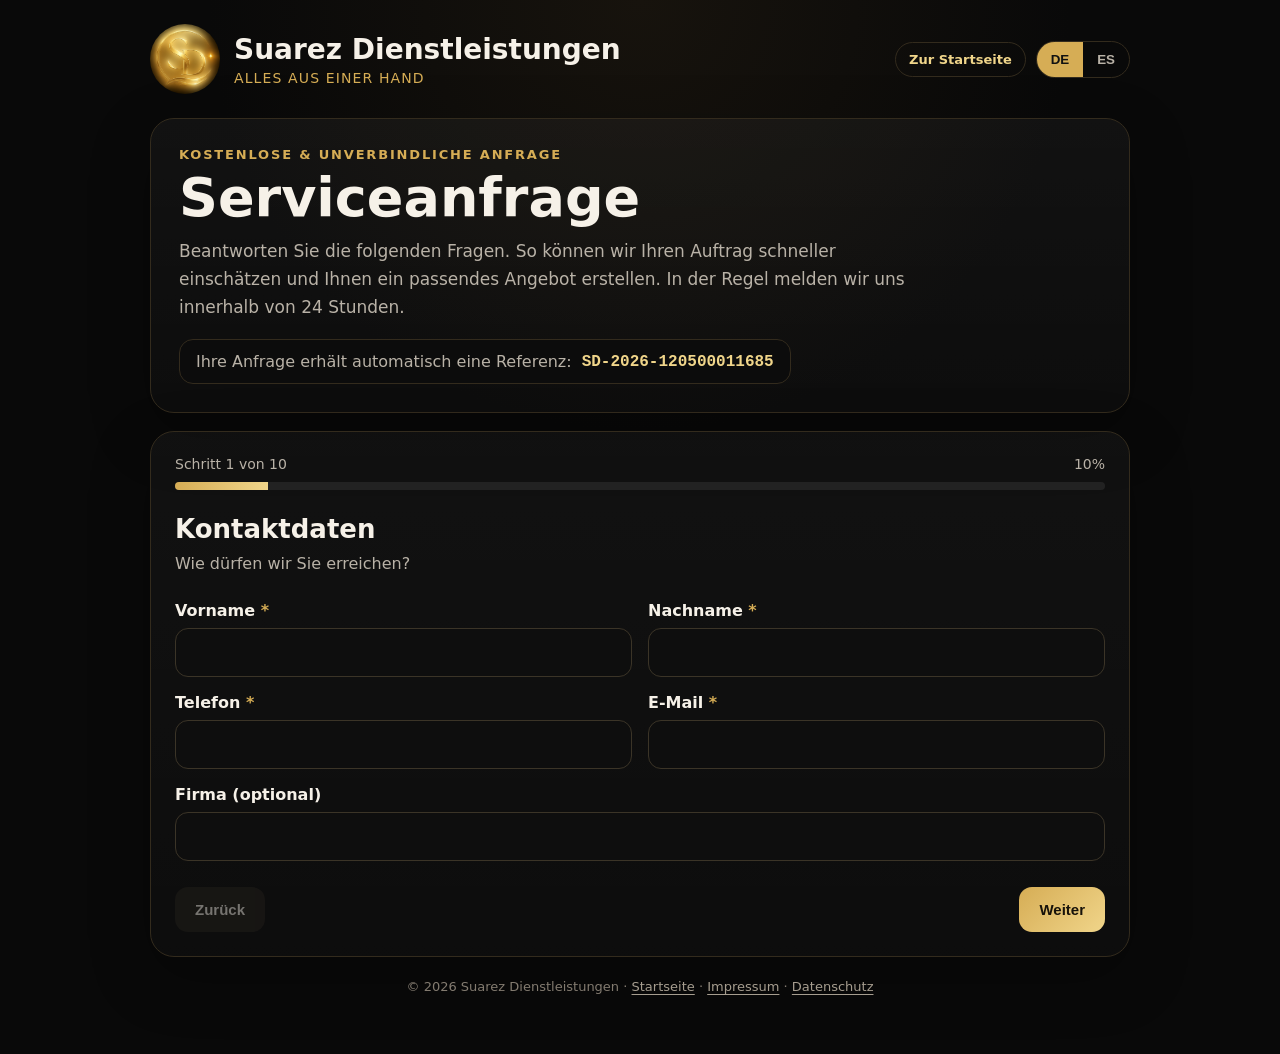
<file: serviceanfrage/index.html>
<!DOCTYPE html>
<html lang="de">
<head>
  <meta charset="UTF-8" />
  <meta name="viewport" content="width=device-width, initial-scale=1.0" />
  <meta name="description" content="Serviceanfrage und unverbindliches Angebot bei Suarez Dienstleistungen." />
  <title>Serviceanfrage | Suarez Dienstleistungen</title>
  <link rel="canonical" href="https://suarezdienst.de/serviceanfrage/" />
  <style>
    :root{--bg:#090909;--panel:#121212;--panel2:#181818;--gold:#d6ad55;--gold2:#f0d58a;--text:#f6f1e8;--muted:#b9b2a7;--line:#332b1d;--danger:#ff7b7b;--ok:#79d6a3}
    *{box-sizing:border-box} html{scroll-behavior:smooth} body{margin:0;font-family:Inter,ui-sans-serif,system-ui,-apple-system,BlinkMacSystemFont,"Segoe UI",sans-serif;background:radial-gradient(circle at top,#17130d 0,#090909 35%);color:var(--text);min-height:100vh}
    .wrap{width:min(980px,92%);margin:0 auto;padding:24px 0 60px}.topbar{display:flex;justify-content:space-between;align-items:center;gap:16px;margin-bottom:24px}.brand{display:flex;align-items:center;gap:14px;color:inherit;text-decoration:none}.brand img{width:70px;height:70px;object-fit:contain;border-radius:50%}.brand-fallback{display:none;width:64px;height:64px;border:1px solid var(--gold);border-radius:50%;align-items:center;justify-content:center;color:var(--gold2);font-weight:700;font-size:22px}.brand h1{font-size:clamp(18px,3vw,28px);margin:0}.brand p{margin:4px 0 0;color:var(--gold);font-size:14px;letter-spacing:.08em;text-transform:uppercase}.top-actions{display:flex;align-items:center;gap:10px}.home-link{color:var(--gold2);text-decoration:none;border:1px solid var(--line);border-radius:999px;padding:9px 13px;font-size:13px;font-weight:800;white-space:nowrap}.lang{display:flex;border:1px solid var(--line);border-radius:999px;overflow:hidden}.lang button{background:transparent;color:var(--muted);border:0;padding:10px 14px;cursor:pointer;font-weight:700}.lang button.active{background:var(--gold);color:#111}
    .hero,.card{background:linear-gradient(180deg,rgba(255,255,255,.035),rgba(255,255,255,.015));border:1px solid var(--line);box-shadow:0 20px 60px rgba(0,0,0,.28);border-radius:24px}.hero{padding:28px;margin-bottom:18px}.eyebrow{color:var(--gold);font-size:13px;text-transform:uppercase;letter-spacing:.14em;font-weight:800}.hero h2{font-size:clamp(30px,6vw,54px);margin:8px 0 12px;line-height:1.02}.hero p{color:var(--muted);font-size:17px;line-height:1.65;margin:0;max-width:760px}.code-preview{margin-top:18px;display:inline-flex;gap:10px;align-items:center;border:1px solid var(--line);background:#0c0c0c;border-radius:14px;padding:12px 16px;color:var(--muted)}.code-preview strong{color:var(--gold2);font-family:ui-monospace,SFMono-Regular,Menlo,monospace}
    .card{padding:24px}.progress-head{display:flex;justify-content:space-between;gap:16px;color:var(--muted);font-size:14px;margin-bottom:10px}.progress{height:8px;background:#222;border-radius:999px;overflow:hidden;margin-bottom:24px}.progress span{display:block;height:100%;width:10%;background:linear-gradient(90deg,var(--gold),var(--gold2));transition:.25s ease}.step{display:none;animation:fade .25s ease}.step.active{display:block}@keyframes fade{from{opacity:.2;transform:translateY(4px)}to{opacity:1;transform:none}}.step h3{font-size:26px;margin:0 0 8px}.hint{color:var(--muted);margin:0 0 24px;line-height:1.55}.grid{display:grid;grid-template-columns:repeat(2,minmax(0,1fr));gap:16px}.full{grid-column:1/-1}.field label,.group-title{display:block;font-weight:700;margin:0 0 8px}.required:after{content:" *";color:var(--gold)}input,select,textarea{width:100%;background:#0e0e0e;border:1px solid #3b3427;color:var(--text);border-radius:13px;padding:14px 15px;font:inherit;outline:none}input:focus,select:focus,textarea:focus{border-color:var(--gold);box-shadow:0 0 0 3px rgba(214,173,85,.12)}textarea{min-height:145px;resize:vertical}.options{display:grid;grid-template-columns:repeat(2,minmax(0,1fr));gap:10px}.option{display:flex;align-items:flex-start;gap:10px;background:#0e0e0e;border:1px solid #332d23;border-radius:13px;padding:13px;cursor:pointer}.option input{width:auto;margin-top:3px;accent-color:var(--gold)}.conditional{display:none;margin-top:18px;padding:18px;border:1px dashed #4d412b;border-radius:16px;background:#0d0c0a}.conditional.show{display:block}.note{background:#0d0c09;border-left:3px solid var(--gold);padding:14px 16px;border-radius:10px;color:var(--muted);line-height:1.5}.actions{display:flex;justify-content:space-between;gap:12px;margin-top:26px}.btn{border:0;border-radius:13px;padding:14px 20px;font-weight:800;cursor:pointer;font-size:15px}.btn.secondary{background:#24211c;color:var(--text)}.btn.primary{background:linear-gradient(135deg,var(--gold),var(--gold2));color:#17120a}.btn:disabled{opacity:.45;cursor:not-allowed}.error{color:var(--danger);margin-top:12px;display:none}.success{display:none;text-align:center;padding:22px}.success .big-code{font:800 clamp(25px,6vw,42px)/1 ui-monospace,SFMono-Regular,Menlo,monospace;color:var(--gold2);margin:20px 0}.spinner{display:none;margin-left:8px}.privacy{font-size:13px;color:var(--muted);line-height:1.55}.footer{text-align:center;color:#837b70;font-size:13px;margin-top:22px}.footer a{color:#a69d8f;text-underline-offset:3px}
    @media(max-width:720px){.topbar{align-items:flex-start;flex-wrap:wrap}.brand img{width:56px;height:56px}.top-actions{width:100%;justify-content:space-between}.grid,.options{grid-template-columns:1fr}.hero,.card{border-radius:18px;padding:19px}.actions{position:sticky;bottom:8px;background:rgba(9,9,9,.92);backdrop-filter:blur(8px);padding:10px;border-radius:16px}.btn{flex:1;padding:13px 10px}}
  </style>
</head>
<body>
<div class="wrap">
  <div class="topbar">
    <a class="brand" href="../" aria-label="Suarez Dienstleistungen Startseite">
      <img src="../assets/sd-logo.jpg" alt="Suarez Dienstleistungen Logo" onerror="this.style.display='none';this.nextElementSibling.style.display='flex'">
      <div class="brand-fallback">SD</div>
      <div><h1>Suarez Dienstleistungen</h1><p>Alles aus einer Hand</p></div>
    </a>
    <div class="top-actions">
      <a class="home-link" href="../" data-de="Zur Startseite" data-es="Ir al inicio">Zur Startseite</a>
      <div class="lang"><button type="button" class="active" data-lang="de">DE</button><button type="button" data-lang="es">ES</button></div>
    </div>
  </div>

  <section class="hero">
    <div class="eyebrow" data-de="Kostenlose & unverbindliche Anfrage" data-es="Solicitud gratuita y sin compromiso">Kostenlose & unverbindliche Anfrage</div>
    <h2 data-de="Serviceanfrage" data-es="Solicitud de servicio">Serviceanfrage</h2>
    <p data-de="Beantworten Sie die folgenden Fragen. So können wir Ihren Auftrag schneller einschätzen und Ihnen ein passendes Angebot erstellen. In der Regel melden wir uns innerhalb von 24 Stunden." data-es="Responda las siguientes preguntas. Así podremos evaluar su solicitud más rápido y preparar un presupuesto adecuado. Normalmente respondemos en un plazo de 24 horas.">Beantworten Sie die folgenden Fragen. So können wir Ihren Auftrag schneller einschätzen und Ihnen ein passendes Angebot erstellen. In der Regel melden wir uns innerhalb von 24 Stunden.</p>
    <div class="code-preview"><span data-de="Ihre Anfrage erhält automatisch eine Referenz:" data-es="Su solicitud recibirá automáticamente una referencia:">Ihre Anfrage erhält automatisch eine Referenz:</span> <strong id="previewCode">SD-2026-000000</strong></div>
  </section>

  <form id="serviceForm" class="card" action="https://formspree.io/f/xbdnzzwa" method="POST" enctype="multipart/form-data" novalidate>
    <input type="hidden" name="_subject" value="Neue Serviceanfrage | Suarez Dienstleistungen">
    <input type="hidden" name="anfragecode" id="hiddenCode">
    <input type="hidden" name="sprache" id="hiddenLang" value="Deutsch">
    <input type="text" name="website" tabindex="-1" autocomplete="off" style="position:absolute;left:-9999px" aria-hidden="true">

    <div class="progress-head"><span id="stepText">Schritt 1 von 10</span><span id="percentText">10%</span></div>
    <div class="progress"><span id="progressBar"></span></div>

    <section class="step active" data-step="1">
      <h3 data-de="Kontaktdaten" data-es="Datos de contacto">Kontaktdaten</h3>
      <p class="hint" data-de="Wie dürfen wir Sie erreichen?" data-es="¿Cómo podemos contactarle?">Wie dürfen wir Sie erreichen?</p>
      <div class="grid">
        <div class="field"><label class="required" data-de="Vorname" data-es="Nombre">Vorname</label><input required name="vorname" autocomplete="given-name"></div>
        <div class="field"><label class="required" data-de="Nachname" data-es="Apellidos">Nachname</label><input required name="nachname" autocomplete="family-name"></div>
        <div class="field"><label class="required" data-de="Telefon" data-es="Teléfono">Telefon</label><input required name="telefon" type="tel" autocomplete="tel"></div>
        <div class="field"><label class="required" data-de="E-Mail" data-es="Correo electrónico">E-Mail</label><input required name="email" type="email" autocomplete="email"></div>
        <div class="field full"><label data-de="Firma (optional)" data-es="Empresa (opcional)">Firma (optional)</label><input name="firma" autocomplete="organization"></div>
      </div>
    </section>

    <section class="step" data-step="2">
      <h3 data-de="Einsatzort" data-es="Dirección del servicio">Einsatzort</h3>
      <p class="hint" data-de="Wo soll die Dienstleistung stattfinden?" data-es="¿Dónde se realizará el servicio?">Wo soll die Dienstleistung stattfinden?</p>
      <div class="grid">
        <div class="field full"><label class="required" data-de="Straße und Hausnummer" data-es="Calle y número">Straße und Hausnummer</label><input required name="adresse" autocomplete="street-address"></div>
        <div class="field"><label class="required" data-de="PLZ" data-es="Código postal">PLZ</label><input required name="plz" inputmode="numeric" autocomplete="postal-code"></div>
        <div class="field"><label class="required" data-de="Ort" data-es="Ciudad">Ort</label><input required name="ort" autocomplete="address-level2"></div>
        <div class="field full"><label data-de="Parkmöglichkeit" data-es="Estacionamiento">Parkmöglichkeit</label><select name="parken"><option value="">—</option><option>Ja / Sí</option><option>Nein / No</option><option>Kostenpflichtig / De pago</option><option>Unbekannt / No lo sé</option></select></div>
      </div>
    </section>

    <section class="step" data-step="3">
      <h3 data-de="Objekt und Leistung" data-es="Inmueble y servicio">Objekt und Leistung</h3>
      <div class="grid">
        <div class="field full"><label class="required" data-de="Art des Objekts" data-es="Tipo de inmueble">Art des Objekts</label><select required name="objektart" id="objectType"><option value="">Bitte auswählen / Seleccione</option><option value="Wohnung/Haus">Wohnung / Haus — Vivienda</option><option value="Ferienwohnung/Airbnb">Ferienwohnung / Airbnb</option><option value="Büro">Büro — Oficina</option><option value="Treppenhaus">Treppenhaus — Comunidad</option><option value="Gewerbe">Gewerberaum — Local comercial</option><option value="Sonstiges">Sonstiges — Otro</option></select></div>
        <div class="field full"><span class="group-title required" data-de="Gewünschte Leistungen" data-es="Servicios solicitados">Gewünschte Leistungen</span><div class="options" id="services">
          <label class="option"><input type="checkbox" name="leistungen[]" value="Wohnungsreinigung"><span data-de="Wohnungsreinigung" data-es="Limpieza de vivienda">Wohnungsreinigung</span></label>
          <label class="option"><input type="checkbox" name="leistungen[]" value="Grundreinigung"><span data-de="Grundreinigung" data-es="Limpieza profunda">Grundreinigung</span></label>
          <label class="option"><input type="checkbox" name="leistungen[]" value="Umzugsreinigung"><span data-de="Umzugsreinigung" data-es="Limpieza de mudanza">Umzugsreinigung</span></label>
          <label class="option"><input type="checkbox" name="leistungen[]" value="Baureinigung"><span data-de="Bau-/Renovierungsreinigung" data-es="Limpieza después de obra">Bau-/Renovierungsreinigung</span></label>
          <label class="option"><input type="checkbox" name="leistungen[]" value="Büroreinigung"><span data-de="Büroreinigung" data-es="Limpieza de oficinas">Büroreinigung</span></label>
          <label class="option"><input type="checkbox" name="leistungen[]" value="Treppenhausreinigung"><span data-de="Treppenhausreinigung" data-es="Limpieza de escaleras">Treppenhausreinigung</span></label>
          <label class="option"><input type="checkbox" name="leistungen[]" value="Fensterreinigung" id="windowService"><span data-de="Fensterreinigung" data-es="Limpieza de ventanas">Fensterreinigung</span></label>
          <label class="option"><input type="checkbox" name="leistungen[]" value="Ferienwohnung"><span data-de="Ferienwohnung / Airbnb" data-es="Apartamento turístico / Airbnb">Ferienwohnung / Airbnb</span></label>
          <label class="option"><input type="checkbox" name="leistungen[]" value="Wäsche/Bügeln"><span data-de="Wäsche / Bügeln" data-es="Lavado / Planchado">Wäsche / Bügeln</span></label>
          <label class="option"><input type="checkbox" name="leistungen[]" value="Hausmeisterservice"><span>Hausmeisterservice</span></label>
          <label class="option"><input type="checkbox" name="leistungen[]" value="Garten"><span data-de="Gartenarbeiten" data-es="Jardinería">Gartenarbeiten</span></label>
          <label class="option"><input type="checkbox" name="leistungen[]" value="Sonstiges"><span data-de="Sonstiges" data-es="Otro">Sonstiges</span></label>
        </div></div>
      </div>
    </section>

    <section class="step" data-step="4">
      <h3 data-de="Beschreiben Sie Ihren Auftrag" data-es="Describa su solicitud">Beschreiben Sie Ihren Auftrag</h3>
      <p class="hint" data-de="Bitte beschreiben Sie kurz, was gereinigt oder erledigt werden soll. Nennen Sie auch Besonderheiten wie starke Verschmutzung, Haustiere, Renovierung, Schlüsselübergabe oder einen festen Termin." data-es="Cuéntenos brevemente qué necesita. Indique también situaciones especiales como mucha suciedad, mascotas, reforma, entrega de llaves o una fecha específica.">Bitte beschreiben Sie kurz, was gereinigt oder erledigt werden soll.</p>
      <textarea required name="beschreibung" data-placeholder-de="Was benötigen Sie genau?" data-placeholder-es="¿Qué necesita exactamente?" placeholder="Was benötigen Sie genau?"></textarea>
    </section>

    <section class="step" data-step="5">
      <h3 data-de="Objektdaten" data-es="Información del inmueble">Objektdaten</h3>
      <div class="grid">
        <div class="field"><label data-de="Fläche in m²" data-es="Superficie en m²">Fläche in m²</label><input name="objekt_m2" type="number" min="0" step="1"></div>
        <div class="field"><label data-de="Etage" data-es="Planta">Etage</label><input name="etage"></div>
        <div class="field"><label data-de="Zimmer / Büros" data-es="Habitaciones / Oficinas">Zimmer / Büros</label><input name="zimmer" type="number" min="0"></div>
        <div class="field"><label data-de="Bäder / WCs" data-es="Baños / Aseos">Bäder / WCs</label><input name="baeder" type="number" min="0"></div>
        <div class="field"><label data-de="Küche vorhanden?" data-es="¿Hay cocina?">Küche vorhanden?</label><select name="kueche"><option value="">—</option><option>Ja / Sí</option><option>Nein / No</option></select></div>
        <div class="field"><label data-de="Haustiere" data-es="Mascotas">Haustiere</label><select name="haustiere"><option value="">—</option><option>Keine / Ninguna</option><option>Hund / Perro</option><option>Katze / Gato</option><option>Andere / Otra</option></select></div>
      </div>
    </section>

    <section class="step" data-step="6">
      <h3 data-de="Fensterreinigung" data-es="Limpieza de ventanas">Fensterreinigung</h3>
      <p class="hint" data-de="Diese Angaben helfen uns, die Fensterreinigung nach Glasfläche und Aufwand einzuschätzen." data-es="Estos datos nos ayudan a calcular la limpieza según los metros cuadrados de cristal y el nivel de dificultad.">Diese Angaben helfen uns, die Fensterreinigung nach Glasfläche und Aufwand einzuschätzen.</p>
      <div class="note" data-de="Bitte geben Sie die gesamte Glasfläche möglichst in Quadratmetern an. Beispiel: Breite × Höhe jeder Glasfläche, anschließend alle Flächen addieren." data-es="Indique, en lo posible, la superficie total de cristal en metros cuadrados. Ejemplo: ancho × alto de cada cristal y luego sumar todas las superficies.">Bitte geben Sie die gesamte Glasfläche möglichst in Quadratmetern an.</div>
      <div class="grid" style="margin-top:18px">
        <div class="field"><label data-de="Gesamte Glasfläche in m²" data-es="Superficie total de cristal en m²">Gesamte Glasfläche in m²</label><input name="fenster_m2" type="number" min="0" step="0.1" placeholder="z. B. 18,5"></div>
        <div class="field"><label data-de="Anzahl Fenster ungefähr" data-es="Cantidad aproximada de ventanas">Anzahl Fenster ungefähr</label><input name="fenster_anzahl" type="number" min="0"></div>
        <div class="field"><label data-de="Reinigungsseite" data-es="Lado a limpiar">Reinigungsseite</label><select name="fenster_seite"><option value="">—</option><option>Innen / Interior</option><option>Außen / Exterior</option><option>Innen und außen / Interior y exterior</option></select></div>
        <div class="field"><label data-de="Zugänglichkeit / Höhe" data-es="Accesibilidad / altura">Zugänglichkeit / Höhe</label><select name="fenster_hoehe"><option value="">—</option><option>Erdgeschoss / Planta baja</option><option>1. Etage / Primer piso</option><option>2. Etage / Segundo piso</option><option>Über 2. Etage / Más de dos pisos</option><option>Schwer zugänglich / Difícil acceso</option></select></div>
        <div class="field full"><span class="group-title" data-de="Fensterart und Zusatzleistungen" data-es="Tipo de ventana y extras">Fensterart und Zusatzleistungen</span><div class="options">
          <label class="option"><input type="checkbox" name="fenster_extras[]" value="Normale Fenster"><span data-de="Normale Fenster" data-es="Ventanas normales">Normale Fenster</span></label>
          <label class="option"><input type="checkbox" name="fenster_extras[]" value="Große Glasflächen"><span data-de="Große Glasflächen / Schaufenster" data-es="Ventanales / Escaparates">Große Glasflächen / Schaufenster</span></label>
          <label class="option"><input type="checkbox" name="fenster_extras[]" value="Glas Türen"><span data-de="Glastüren" data-es="Puertas de cristal">Glastüren</span></label>
          <label class="option"><input type="checkbox" name="fenster_extras[]" value="Wintergarten"><span>Wintergarten</span></label>
          <label class="option"><input type="checkbox" name="fenster_extras[]" value="Rahmen"><span data-de="Rahmen" data-es="Marcos">Rahmen</span></label>
          <label class="option"><input type="checkbox" name="fenster_extras[]" value="Falze/Schienen"><span data-de="Falze / Schienen" data-es="Rieles / Ranuras">Falze / Schienen</span></label>
          <label class="option"><input type="checkbox" name="fenster_extras[]" value="Rollläden/Jalousien"><span data-de="Rollläden / Jalousien" data-es="Persianas">Rollläden / Jalousien</span></label>
          <label class="option"><input type="checkbox" name="fenster_extras[]" value="Dachfenster"><span data-de="Dachfenster" data-es="Claraboyas">Dachfenster</span></label>
        </div></div>
        <div class="field full"><label data-de="Wann wurden die Fenster zuletzt gereinigt?" data-es="¿Cuándo se limpiaron por última vez?">Wann wurden die Fenster zuletzt gereinigt?</label><select name="fenster_zuletzt"><option value="">—</option><option>Unter 3 Monaten / Menos de 3 meses</option><option>3–6 Monate / 3–6 meses</option><option>Über 6 Monate / Más de 6 meses</option><option>Über 1 Jahr / Más de 1 año</option><option>Unbekannt / No lo sé</option></select></div>
      </div>
    </section>

    <section class="step" data-step="7">
      <h3 data-de="Fotos und Zusatzinformationen" data-es="Fotos e información adicional">Fotos und Zusatzinformationen</h3>
      <p class="hint" data-de="Fotos erleichtern eine genauere Einschätzung. Bitte laden Sie nur Bilder hoch, die für die Anfrage erforderlich sind." data-es="Las fotos permiten calcular mejor el trabajo. Suba únicamente imágenes necesarias para la solicitud.">Fotos erleichtern eine genauere Einschätzung.</p>
      <div class="grid">
        <div class="field full"><label data-de="Fotos auswählen (max. 10)" data-es="Seleccionar fotos (máx. 10)">Fotos auswählen (max. 10)</label><input id="photos" name="fotos" type="file" accept="image/*" multiple></div>
        <div class="field full"><label data-de="Weitere Hinweise" data-es="Observaciones adicionales">Weitere Hinweise</label><textarea name="zusatzinfo"></textarea></div>
      </div>
    </section>

    <section class="step" data-step="8">
      <h3 data-de="Termin und Häufigkeit" data-es="Fecha y frecuencia">Termin und Häufigkeit</h3>
      <div class="grid">
        <div class="field"><label data-de="Wunschtermin" data-es="Fecha deseada">Wunschtermin</label><input name="wunschtermin" type="date"></div>
        <div class="field"><label data-de="Bevorzugte Uhrzeit" data-es="Horario preferido">Bevorzugte Uhrzeit</label><select name="uhrzeit"><option value="">—</option><option>08:00–10:00</option><option>10:00–12:00</option><option>12:00–14:00</option><option>14:00–16:00</option><option>16:00–18:00</option><option>Flexibel / Flexible</option></select></div>
        <div class="field"><label data-de="Häufigkeit" data-es="Frecuencia">Häufigkeit</label><select name="haeufigkeit"><option value="">—</option><option>Einmalig / Una vez</option><option>Wöchentlich / Semanal</option><option>Alle 2 Wochen / Cada 15 días</option><option>Monatlich / Mensual</option><option>Andere / Otra</option></select></div>
        <div class="field"><label data-de="Dringlichkeit" data-es="Urgencia">Dringlichkeit</label><select name="dringlichkeit"><option value="">—</option><option>So schnell wie möglich / Lo antes posible</option><option>Diese Woche / Esta semana</option><option>Diesen Monat / Este mes</option><option>Nicht dringend / Sin prisa</option></select></div>
      </div>
    </section>

    <section class="step" data-step="9">
      <h3 data-de="Kontakt und Angebot" data-es="Contacto y presupuesto">Kontakt und Angebot</h3>
      <div class="grid">
        <div class="field full"><label class="required" data-de="Bevorzugter Kontaktweg" data-es="Forma de contacto preferida">Bevorzugter Kontaktweg</label><select required name="kontaktweg"><option value="">—</option><option>Telefon / Llamada</option><option>WhatsApp</option><option>E-Mail / Correo electrónico</option><option>Videoanruf / Videollamada</option></select></div>
        <div class="field"><label data-de="Angebotswunsch" data-es="Tipo de presupuesto">Angebotswunsch</label><select name="angebot"><option value="">—</option><option>Nur Angebot / Solo presupuesto</option><option>Angebot + Besichtigung / Presupuesto + visita</option><option>Beratung gewünscht / Necesito asesoramiento</option></select></div>
        <div class="field"><label data-de="Rechnung" data-es="Factura">Rechnung</label><select name="rechnung"><option value="">—</option><option>Privat / Particular</option><option>Firma / Empresa</option></select></div>
        <div class="field"><label data-de="Zugang zum Objekt" data-es="Acceso al inmueble">Zugang zum Objekt</label><select name="zugang"><option value="">—</option><option>Jemand ist anwesend / Habrá alguien</option><option>Schlüsselübergabe / Entrega de llaves</option><option>Noch unklar / Aún no lo sé</option></select></div>
        <div class="field"><label data-de="Wie haben Sie uns gefunden?" data-es="¿Cómo nos conoció?">Wie haben Sie uns gefunden?</label><select name="quelle"><option value="">—</option><option>Google</option><option>Instagram</option><option>Facebook</option><option>Kleinanzeigen</option><option>nebenan.de</option><option>WhatsApp</option><option>Empfehlung / Recomendación</option><option>Andere / Otro</option></select></div>
      </div>
    </section>

    <section class="step" data-step="10">
      <h3 data-de="Prüfen und absenden" data-es="Revisar y enviar">Prüfen und absenden</h3>
      <p class="hint" data-de="Ihre Anfrage wird unter dem untenstehenden Code geführt. Bitte bewahren Sie ihn für Rückfragen auf." data-es="Su solicitud será gestionada con el siguiente código. Guárdelo para futuras consultas.">Ihre Anfrage wird unter dem untenstehenden Code geführt.</p>
      <div class="code-preview" style="display:flex;justify-content:center"><strong id="finalCode">SD-2026-000000</strong></div>
      <div style="margin-top:22px" class="privacy">
        <label class="option"><input required type="checkbox" name="datenschutz" value="akzeptiert"><span data-de="Ich stimme der Verarbeitung meiner Angaben zur Bearbeitung dieser Anfrage zu. Die Angaben werden ausschließlich zur Kontaktaufnahme, Angebotserstellung und Auftragsbearbeitung verwendet." data-es="Acepto el tratamiento de mis datos para gestionar esta solicitud. Los datos se utilizarán únicamente para contacto, presupuesto y tramitación del servicio.">Ich stimme der Verarbeitung meiner Angaben zur Bearbeitung dieser Anfrage zu.</span></label>
      </div>
      <p class="error" id="submitError"></p>
    </section>

    <div class="actions"><button type="button" class="btn secondary" id="prevBtn" data-de="Zurück" data-es="Atrás" disabled>Zurück</button><button type="button" class="btn primary" id="nextBtn" data-de="Weiter" data-es="Continuar">Weiter</button><button type="submit" class="btn primary" id="submitBtn" style="display:none" data-de="Anfrage senden" data-es="Enviar solicitud">Anfrage senden <span class="spinner">…</span></button></div>

    <div class="success" id="successBox">
      <div class="eyebrow" data-de="Anfrage erfolgreich gesendet" data-es="Solicitud enviada correctamente">Anfrage erfolgreich gesendet</div>
      <h3 data-de="Vielen Dank für Ihr Vertrauen!" data-es="¡Gracias por su confianza!">Vielen Dank für Ihr Vertrauen!</h3>
      <p data-de="Wir prüfen Ihre Angaben und melden uns in der Regel innerhalb von 24 Stunden. Ihr persönlicher Anfragecode lautet:" data-es="Revisaremos los datos y normalmente responderemos en un plazo de 24 horas. Su código de solicitud es:">Wir prüfen Ihre Angaben und melden uns in der Regel innerhalb von 24 Stunden.</p>
      <div class="big-code" id="successCode"></div>
      <p data-de="Bitte bewahren Sie diesen Code für Rückfragen auf." data-es="Guarde este código para futuras consultas.">Bitte bewahren Sie diesen Code für Rückfragen auf.</p>
    </div>
  </form>
  <div class="footer">© 2026 Suarez Dienstleistungen · <a href="../">Startseite</a> · <a href="../impressum.html">Impressum</a> · <a href="../datenschutz.html">Datenschutz</a></div>
</div>
<script>
  const form = document.getElementById('serviceForm');
  const steps = [...document.querySelectorAll('.step')];
  const total = steps.length; let current = 1; let lang = 'de';
  const endpoint = form.action;

  function makeCode(){
    const now = new Date();
    const y = now.getFullYear();
    const stamp = String(now.getMonth()+1).padStart(2,'0') + String(now.getDate()).padStart(2,'0') + String(now.getHours()).padStart(2,'0') + String(now.getMinutes()).padStart(2,'0') + String(now.getSeconds()).padStart(2,'0');
    const rnd = String(Math.floor(Math.random()*90)+10);
    return `SD-${y}-${stamp}${rnd}`;
  }
  const requestCode = makeCode();
  ['previewCode','finalCode','successCode'].forEach(id=>document.getElementById(id).textContent=requestCode);
  document.getElementById('hiddenCode').value=requestCode;

  function t(de,es){return lang==='de'?de:es}
  function updateUI(){
    steps.forEach(s=>s.classList.toggle('active', Number(s.dataset.step)===current));
    const pct=Math.round(current/total*100); document.getElementById('progressBar').style.width=pct+'%';
    document.getElementById('stepText').textContent=t(`Schritt ${current} von ${total}`,`Paso ${current} de ${total}`);
    document.getElementById('percentText').textContent=pct+'%';
    document.getElementById('prevBtn').disabled=current===1;
    document.getElementById('nextBtn').style.display=current===total?'none':'inline-block';
    document.getElementById('submitBtn').style.display=current===total?'inline-block':'none';
    window.scrollTo({top:document.querySelector('.card').offsetTop-10,behavior:'smooth'});
  }
  function translate(){
    document.documentElement.lang=lang;
    document.querySelectorAll('[data-de]').forEach(el=>{ el.textContent=el.dataset[lang]; });
    document.querySelectorAll('[data-placeholder-de]').forEach(el=>{el.placeholder=lang==='de'?el.dataset.placeholderDe:el.dataset.placeholderEs});
    document.querySelectorAll('.lang button').forEach(b=>b.classList.toggle('active',b.dataset.lang===lang));
    document.getElementById('hiddenLang').value=lang==='de'?'Deutsch':'Español'; updateUI();
  }
  document.querySelectorAll('.lang button').forEach(b=>b.addEventListener('click',()=>{lang=b.dataset.lang;translate()}));

  function validStep(){
    const active=steps[current-1];
    const req=[...active.querySelectorAll('[required]')];
    let ok=true; req.forEach(i=>{ if(!i.checkValidity()){i.reportValidity();ok=false;return false;} });
    if(current===3 && !document.querySelector('#services input:checked')){alert(t('Bitte wählen Sie mindestens eine Leistung.','Seleccione al menos un servicio.'));return false}
    return ok;
  }
  document.getElementById('nextBtn').addEventListener('click',()=>{if(validStep()&&current<total){current++;updateUI()}});
  document.getElementById('prevBtn').addEventListener('click',()=>{if(current>1){current--;updateUI()}});
  document.getElementById('photos').addEventListener('change',e=>{if(e.target.files.length>10){alert(t('Bitte maximal 10 Fotos auswählen.','Seleccione un máximo de 10 fotos.'));e.target.value=''}});

  form.addEventListener('submit', async e=>{
    e.preventDefault(); if(!validStep()) return;
    const btn=document.getElementById('submitBtn'), spinner=btn.querySelector('.spinner'), err=document.getElementById('submitError');
    btn.disabled=true;spinner.style.display='inline';err.style.display='none';
    try{
      const data=new FormData(form);
      const res=await fetch(endpoint,{method:'POST',body:data,headers:{Accept:'application/json'}});
      if(!res.ok) throw new Error('submit');
      document.querySelectorAll('.step,.actions,.progress,.progress-head').forEach(el=>el.style.display='none');
      document.getElementById('successBox').style.display='block';
    }catch(e){err.textContent=t('Die Anfrage konnte nicht gesendet werden. Bitte versuchen Sie es erneut oder kontaktieren Sie uns direkt.','No se pudo enviar la solicitud. Inténtelo de nuevo o contáctenos directamente.');err.style.display='block';btn.disabled=false;spinner.style.display='none'}
  });
  updateUI();
</script>
</body>
</html>
</file>
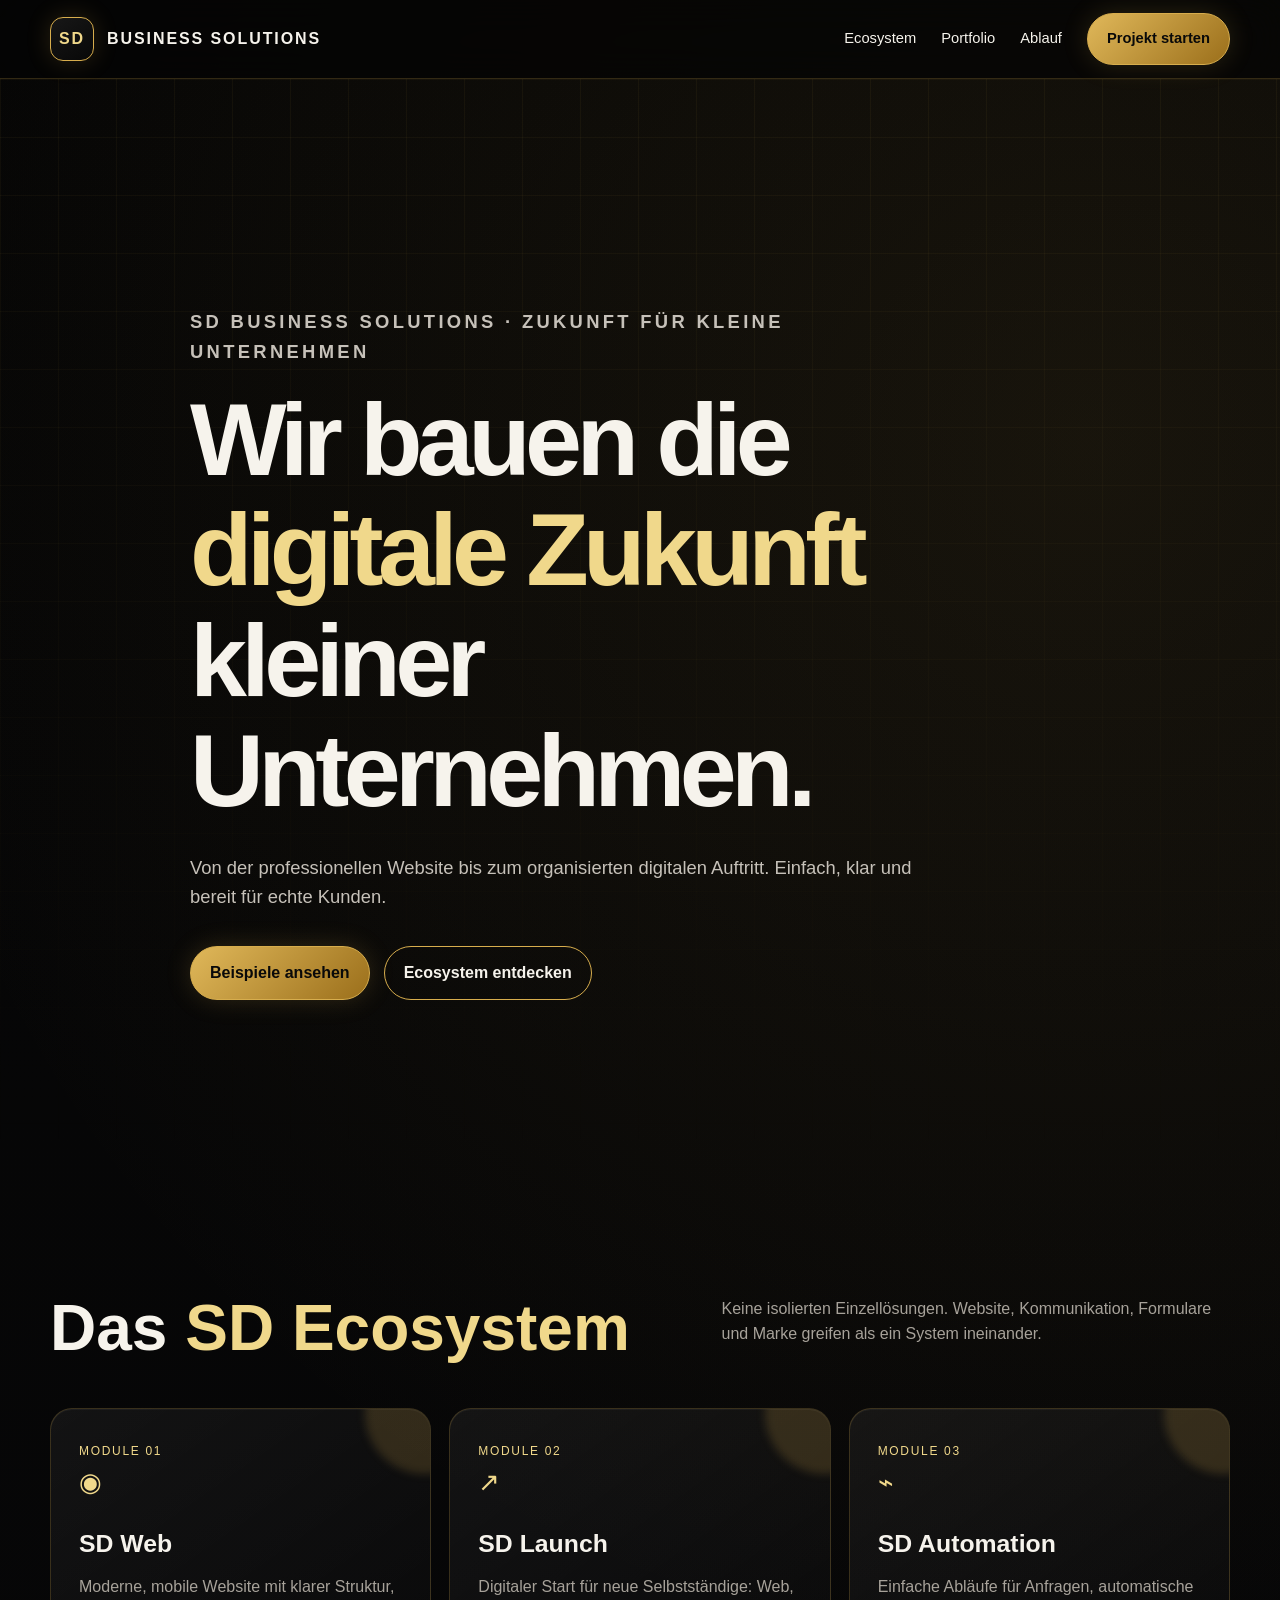
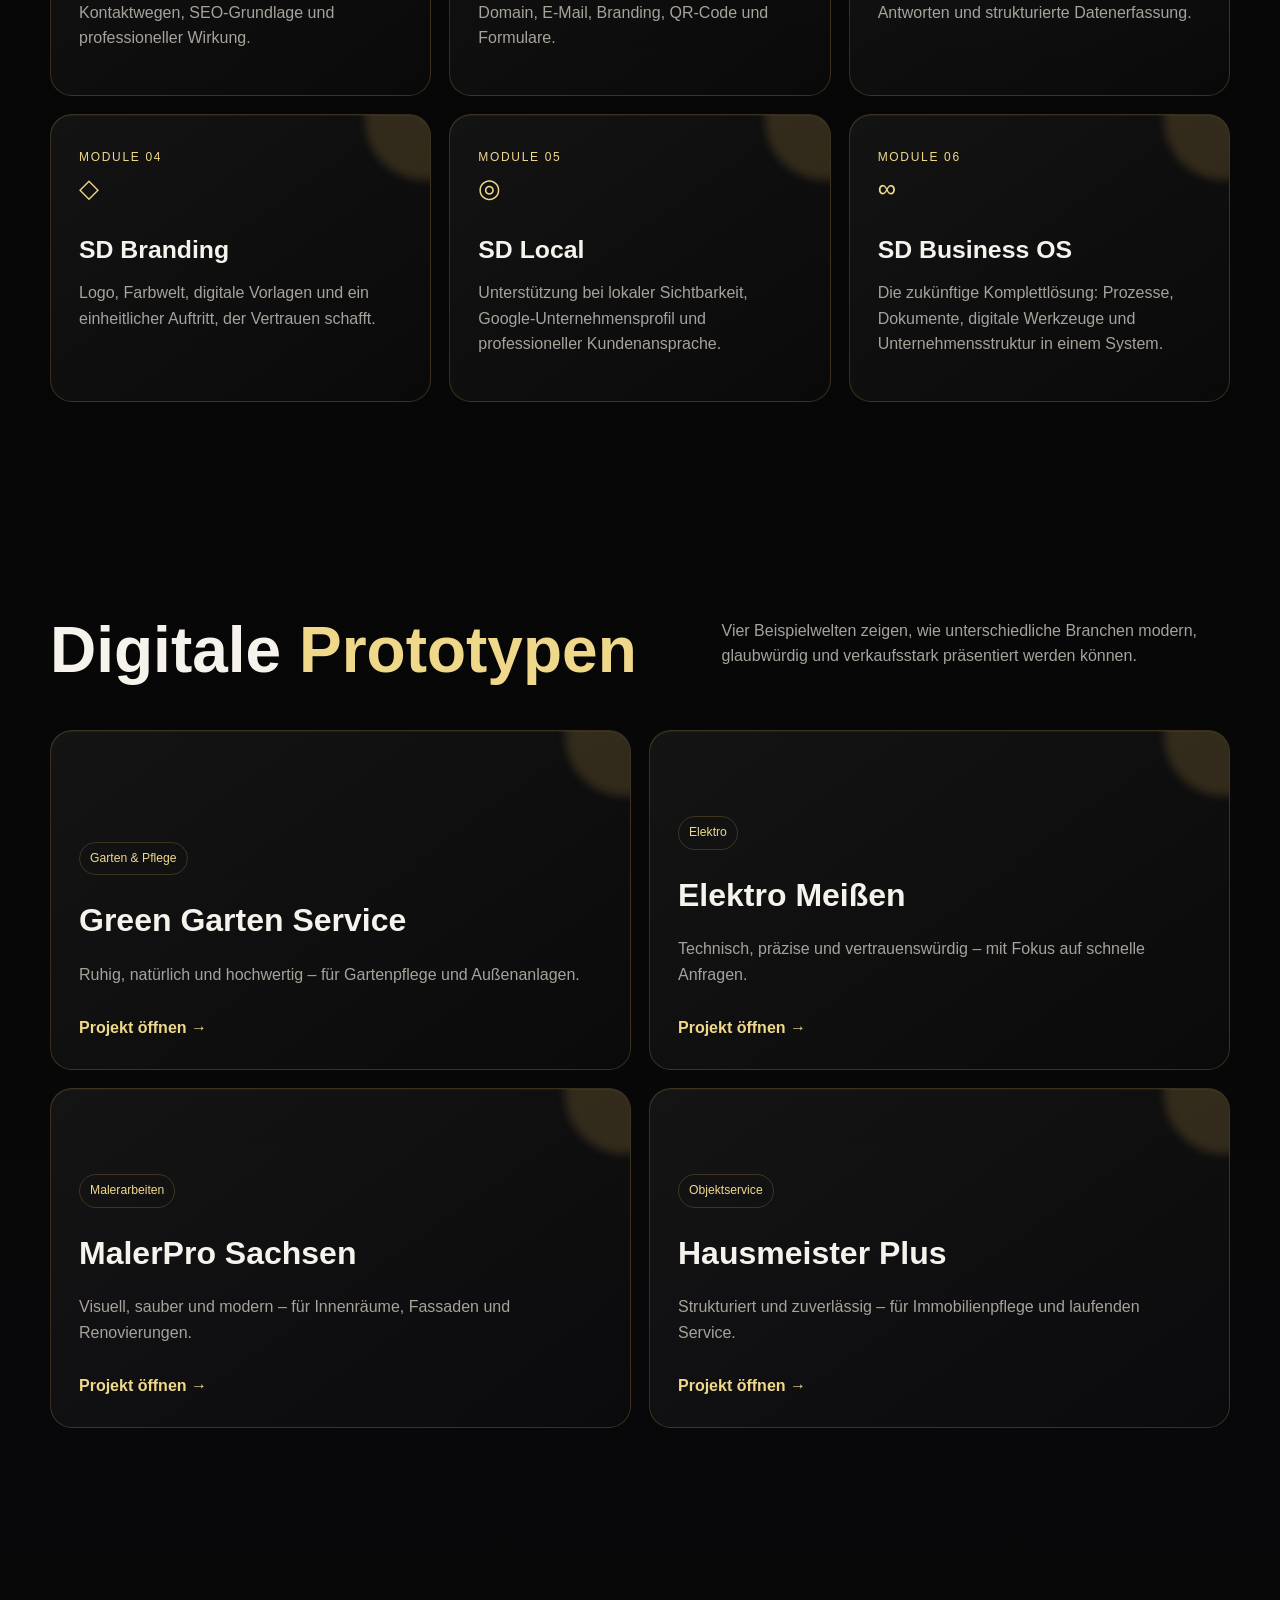
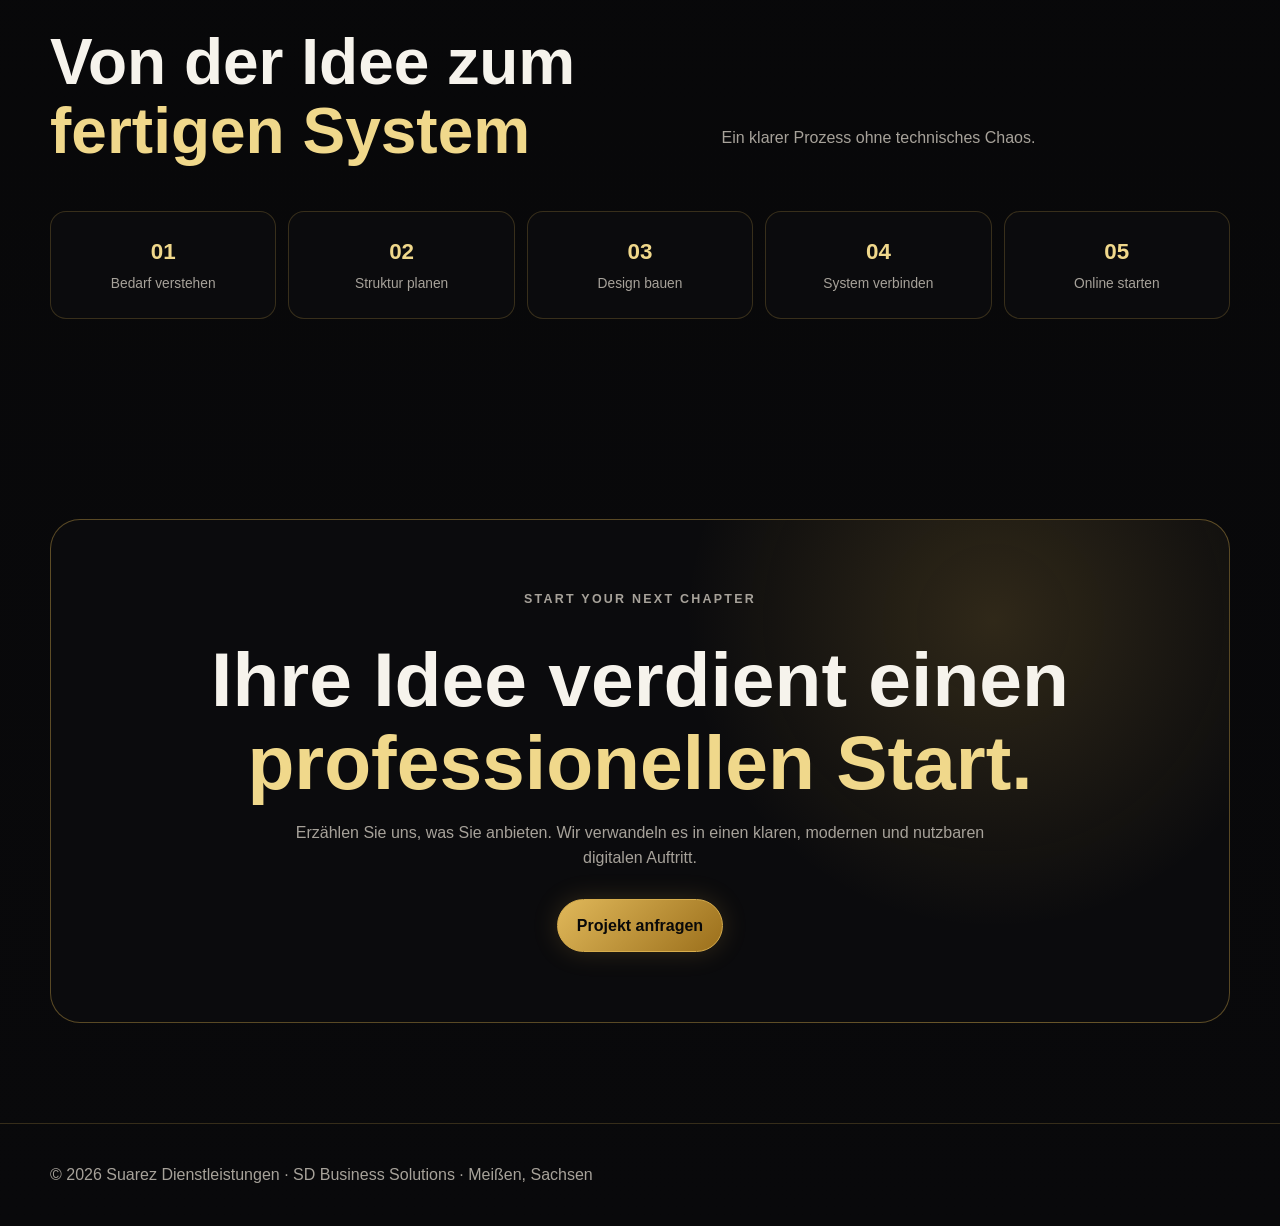
<file: business-solutions.html>
<!doctype html>
<html lang="de">
<head>
<meta charset="utf-8"><meta name="viewport" content="width=device-width,initial-scale=1">
<title>SD Business Solutions | Digitale Lösungen für kleine Unternehmen</title>
<meta name="description" content="Websites, digitale Präsenz, Formulare, Branding und einfache Automatisierung für Selbstständige und kleine Unternehmen.">
<link rel="stylesheet" href="business-solutions.css">
</head>
<body>
<header><div class="container nav">
<a class="brand" href="index.html"><span class="brand-mark">SD</span><span>BUSINESS SOLUTIONS</span></a>
<nav><a href="#ecosystem">Ecosystem</a><a href="#portfolio">Portfolio</a><a href="#process">Ablauf</a><a class="button" href="mailto:kontakt@suarezdienst.de?subject=Anfrage%20SD%20Business%20Solutions">Projekt starten</a></nav>
</div></header>
<main>
<section class="hero"><div class="container hero-content">
<p class="kicker">SD Business Solutions · Zukunft für kleine Unternehmen</p>
<h1>Wir bauen die <span>digitale Zukunft</span> kleiner Unternehmen.</h1>
<p>Von der professionellen Website bis zum organisierten digitalen Auftritt. Einfach, klar und bereit für echte Kunden.</p>
<div class="actions"><a class="button" href="#portfolio">Beispiele ansehen</a><a class="button ghost" href="#ecosystem">Ecosystem entdecken</a></div>
</div></section>

<section id="ecosystem"><div class="container">
<div class="section-head reveal"><h2>Das <span>SD Ecosystem</span></h2><p>Keine isolierten Einzellösungen. Website, Kommunikation, Formulare und Marke greifen als ein System ineinander.</p></div>
<div class="grid">
<article class="card reveal"><span class="module">Module 01</span><div class="icon">◉</div><h3>SD Web</h3><p>Moderne, mobile Website mit klarer Struktur, Kontaktwegen, SEO-Grundlage und professioneller Wirkung.</p></article>
<article class="card reveal"><span class="module">Module 02</span><div class="icon">↗</div><h3>SD Launch</h3><p>Digitaler Start für neue Selbstständige: Web, Domain, E-Mail, Branding, QR-Code und Formulare.</p></article>
<article class="card reveal"><span class="module">Module 03</span><div class="icon">⌁</div><h3>SD Automation</h3><p>Einfache Abläufe für Anfragen, automatische Antworten und strukturierte Datenerfassung.</p></article>
<article class="card reveal"><span class="module">Module 04</span><div class="icon">◇</div><h3>SD Branding</h3><p>Logo, Farbwelt, digitale Vorlagen und ein einheitlicher Auftritt, der Vertrauen schafft.</p></article>
<article class="card reveal"><span class="module">Module 05</span><div class="icon">◎</div><h3>SD Local</h3><p>Unterstützung bei lokaler Sichtbarkeit, Google-Unternehmensprofil und professioneller Kundenansprache.</p></article>
<article class="card reveal"><span class="module">Module 06</span><div class="icon">∞</div><h3>SD Business OS</h3><p>Die zukünftige Komplettlösung: Prozesse, Dokumente, digitale Werkzeuge und Unternehmensstruktur in einem System.</p></article>
</div></div></section>

<section id="portfolio"><div class="container">
<div class="section-head reveal"><h2>Digitale <span>Prototypen</span></h2><p>Vier Beispielwelten zeigen, wie unterschiedliche Branchen modern, glaubwürdig und verkaufsstark präsentiert werden können.</p></div>
<div class="grid portfolio">
<article class="card project reveal"><span class="tag">Garten & Pflege</span><h3>Green Garten Service</h3><p>Ruhig, natürlich und hochwertig – für Gartenpflege und Außenanlagen.</p><a href="demos/green-garten.html">Projekt öffnen →</a></article>
<article class="card project reveal"><span class="tag">Elektro</span><h3>Elektro Meißen</h3><p>Technisch, präzise und vertrauenswürdig – mit Fokus auf schnelle Anfragen.</p><a href="demos/elektro-meissen.html">Projekt öffnen →</a></article>
<article class="card project reveal"><span class="tag">Malerarbeiten</span><h3>MalerPro Sachsen</h3><p>Visuell, sauber und modern – für Innenräume, Fassaden und Renovierungen.</p><a href="demos/malerpro-sachsen.html">Projekt öffnen →</a></article>
<article class="card project reveal"><span class="tag">Objektservice</span><h3>Hausmeister Plus</h3><p>Strukturiert und zuverlässig – für Immobilienpflege und laufenden Service.</p><a href="demos/hausmeister-plus.html">Projekt öffnen →</a></article>
</div></div></section>

<section id="process"><div class="container">
<div class="section-head reveal"><h2>Von der Idee zum <span>fertigen System</span></h2><p>Ein klarer Prozess ohne technisches Chaos.</p></div>
<div class="flow reveal"><div><b>01</b><span>Bedarf verstehen</span></div><div><b>02</b><span>Struktur planen</span></div><div><b>03</b><span>Design bauen</span></div><div><b>04</b><span>System verbinden</span></div><div><b>05</b><span>Online starten</span></div></div>
</div></section>

<section><div class="container"><div class="cta reveal">
<p class="kicker">Start your next chapter</p><h2>Ihre Idee verdient einen <span>professionellen Start.</span></h2>
<p>Erzählen Sie uns, was Sie anbieten. Wir verwandeln es in einen klaren, modernen und nutzbaren digitalen Auftritt.</p>
<a class="button" href="mailto:kontakt@suarezdienst.de?subject=Anfrage%20SD%20Business%20Solutions">Projekt anfragen</a>
</div></div></section>
</main>
<footer><div class="container">© 2026 Suarez Dienstleistungen · SD Business Solutions · Meißen, Sachsen</div></footer>
<script src="business-solutions.js"></script>
</body></html>
</file>
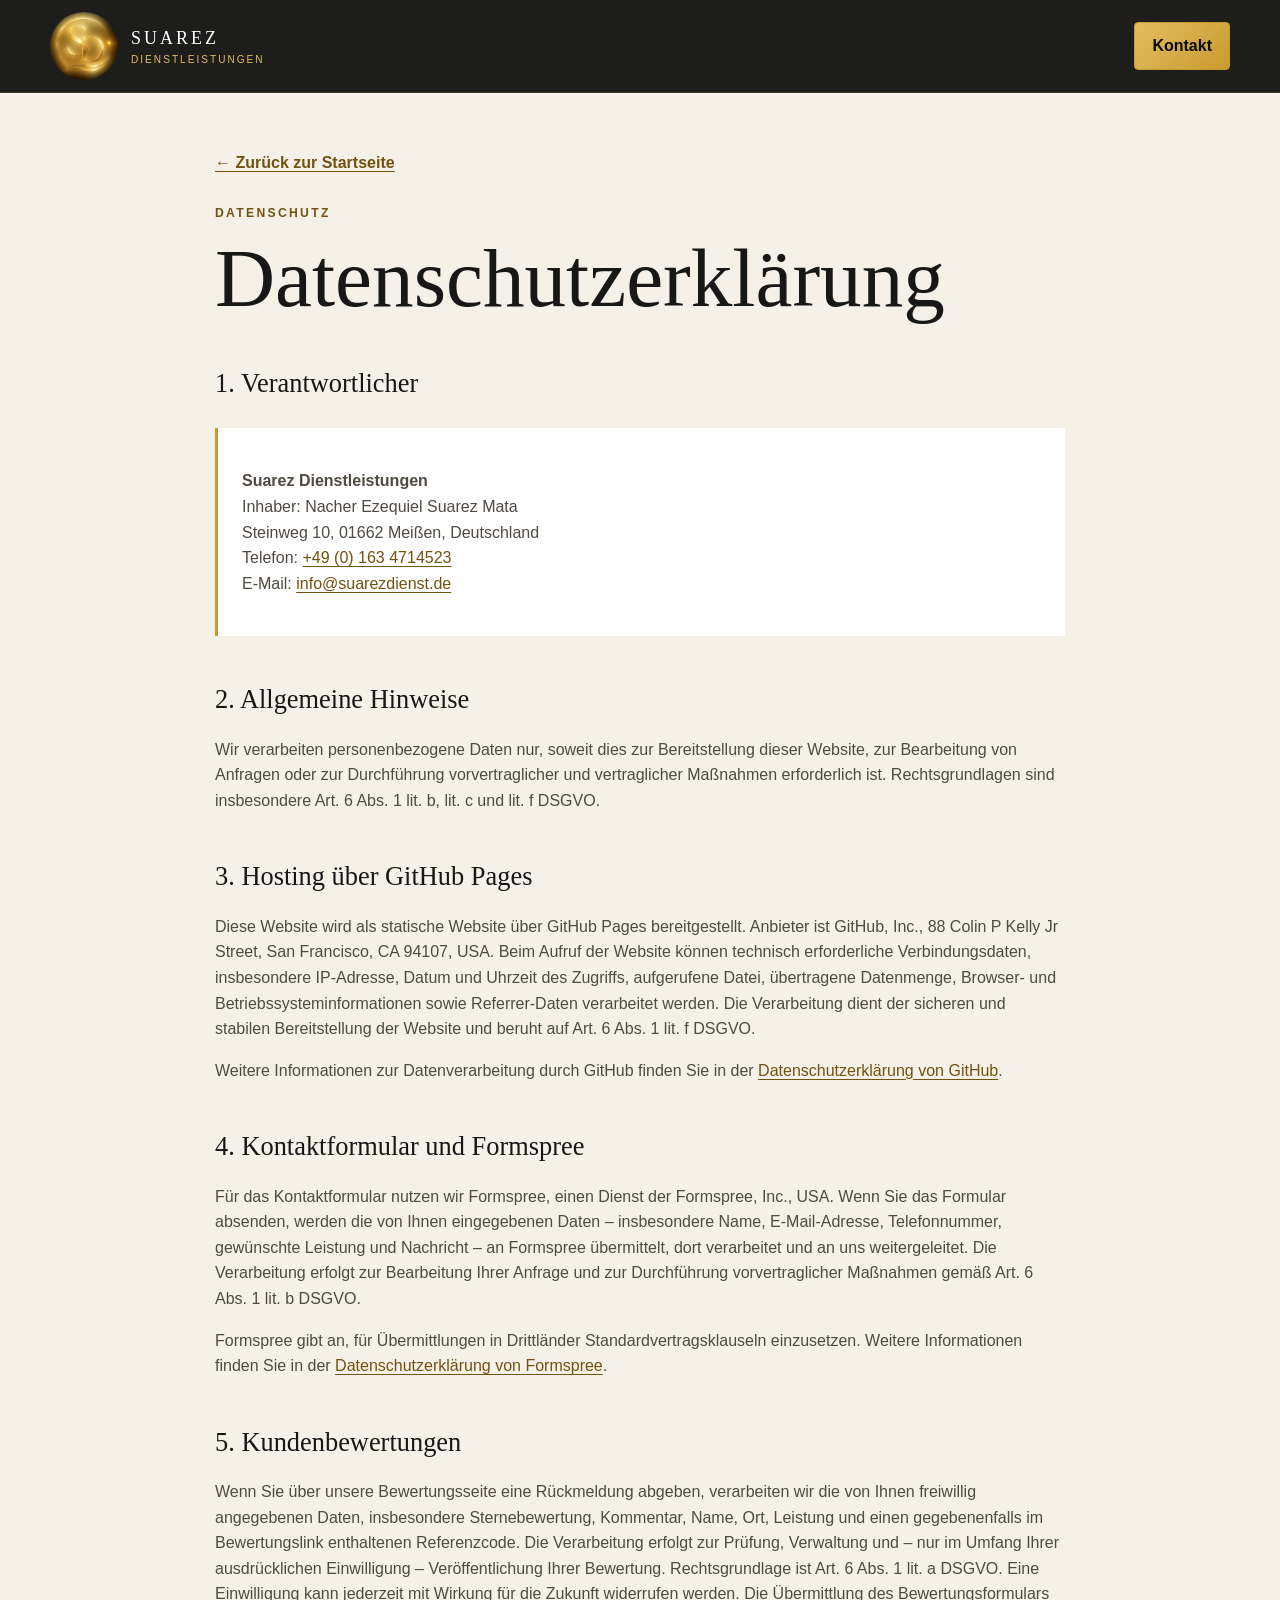
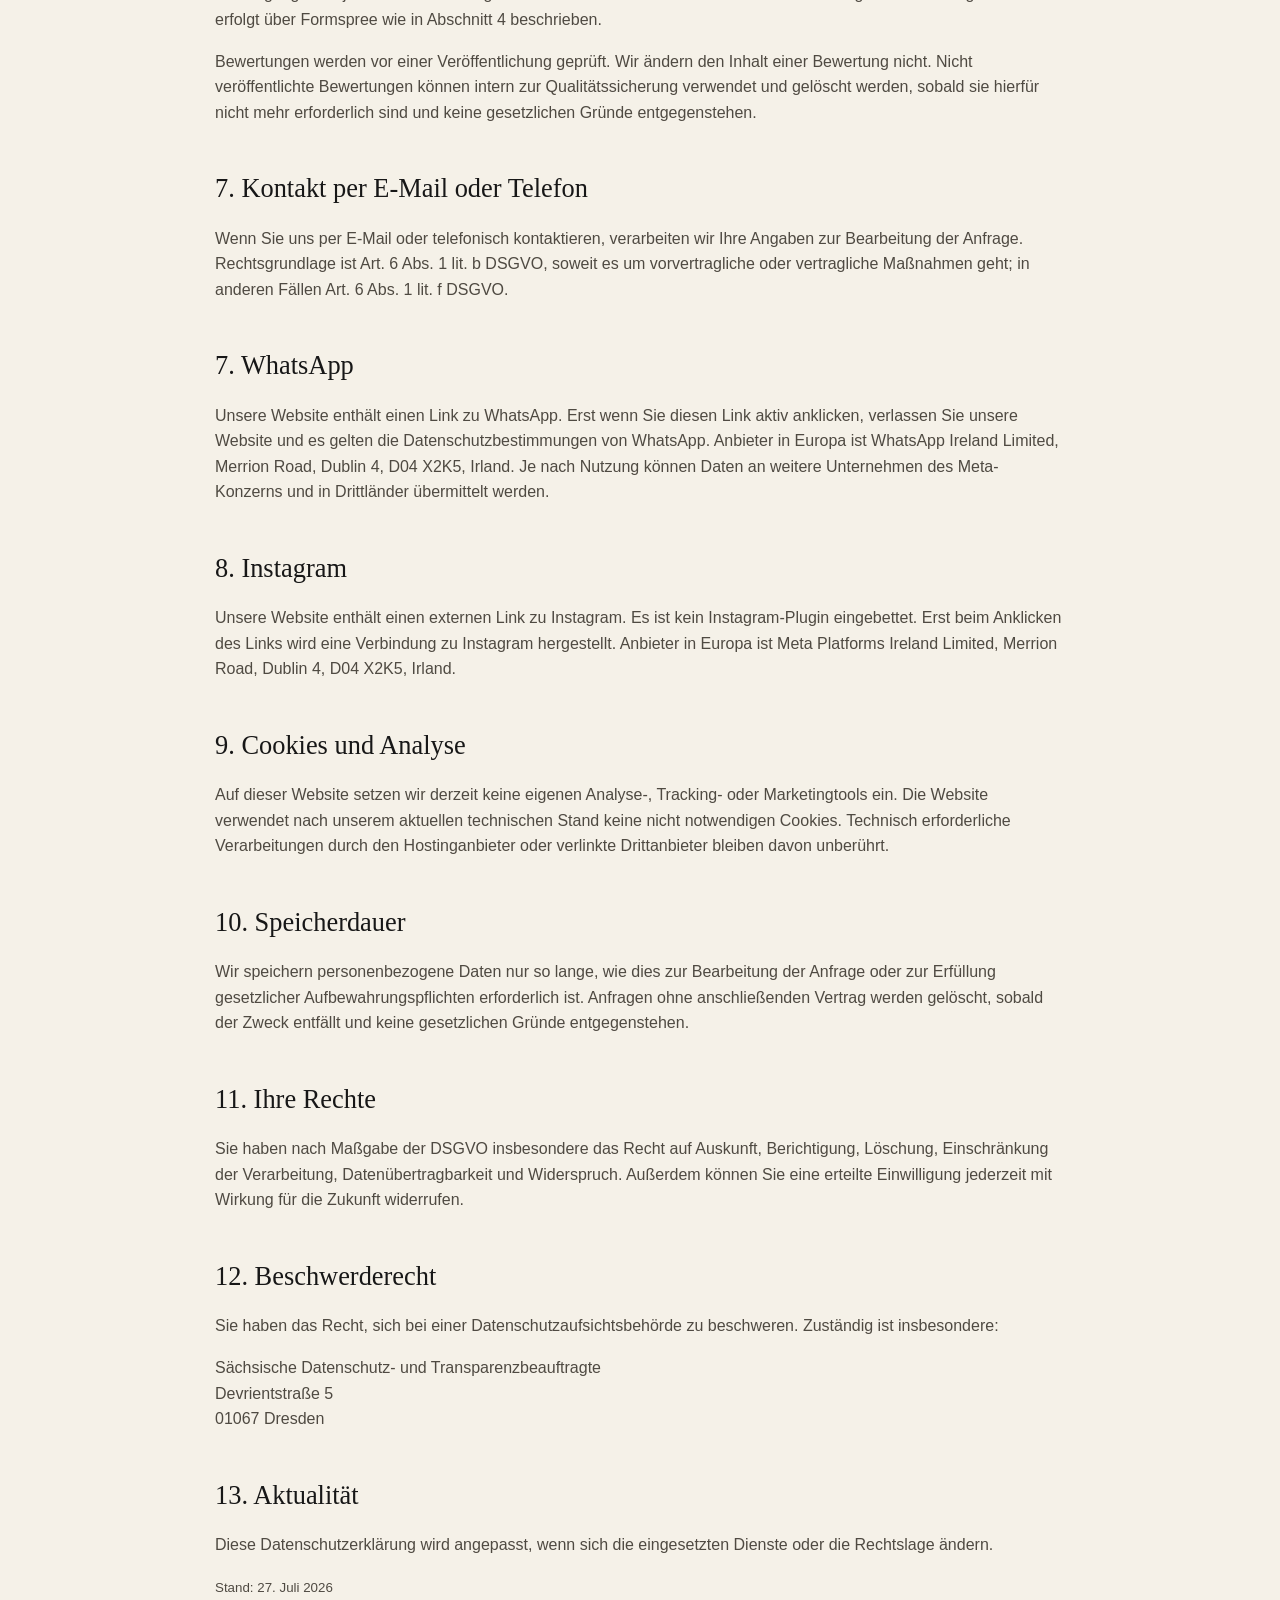
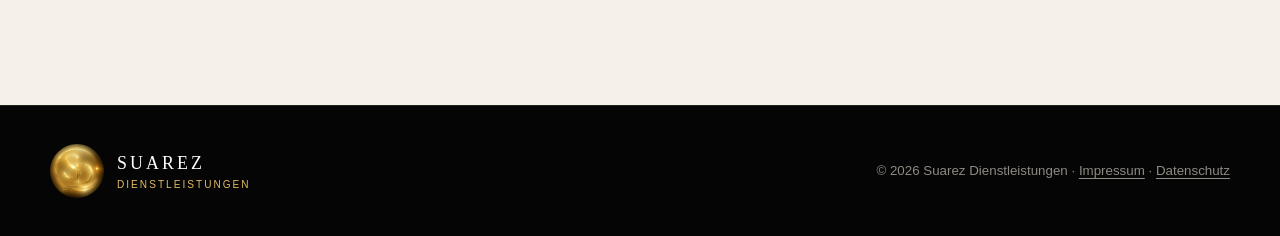
<file: datenschutz.html>
<!DOCTYPE html><html lang="de"><head><meta charset="utf-8"><meta name="viewport" content="width=device-width, initial-scale=1"><meta http-equiv="Content-Security-Policy" content="default-src &#x27;self&#x27;; img-src &#x27;self&#x27; data:; style-src &#x27;self&#x27;; script-src &#x27;self&#x27;; font-src &#x27;self&#x27;; connect-src &#x27;self&#x27;; form-action https://formspree.io; base-uri &#x27;self&#x27;; object-src &#x27;none&#x27;; upgrade-insecure-requests">
<meta name="referrer" content="strict-origin-when-cross-origin">
<meta name="format-detection" content="telephone=no">
<meta name="theme-color" content="#080808"><link rel="icon" href="assets/sd-logo.jpg"><link rel="stylesheet" href="styles.css"><title>Datenschutzerklärung | Suarez Dienstleistungen</title><meta name="description" content="Datenschutzerklärung von Suarez Dienstleistungen."></head><body><header class="site-header"><div class="container nav"><a class="brand" href="index.html" aria-label="Zur Startseite"><img src="assets/sd-logo.jpg" alt="Suarez Dienstleistungen Logo"><div class="brand-text"><strong>SUAREZ</strong><span>Dienstleistungen</span></div></a><a class="button small" href="index.html#kontakt">Kontakt</a></div></header><main class="legal-page"><div class="container legal-content"><a class="legal-back" href="index.html">← Zurück zur Startseite</a><p class="kicker dark">Datenschutz</p><h1>Datenschutzerklärung</h1><h2>1. Verantwortlicher</h2><div class="legal-box"><p><strong>Suarez Dienstleistungen</strong><br>Inhaber: Nacher Ezequiel Suarez Mata<br>Steinweg 10, 01662 Meißen, Deutschland<br>Telefon: <a href="tel:+491634714523">+49 (0) 163 4714523</a><br>E-Mail: <a href="mailto:info@suarezdienst.de">info@suarezdienst.de</a></p></div><h2>2. Allgemeine Hinweise</h2><p>Wir verarbeiten personenbezogene Daten nur, soweit dies zur Bereitstellung dieser Website, zur Bearbeitung von Anfragen oder zur Durchführung vorvertraglicher und vertraglicher Maßnahmen erforderlich ist. Rechtsgrundlagen sind insbesondere Art. 6 Abs. 1 lit. b, lit. c und lit. f DSGVO.</p><h2>3. Hosting über GitHub Pages</h2><p>Diese Website wird als statische Website über GitHub Pages bereitgestellt. Anbieter ist GitHub, Inc., 88 Colin P Kelly Jr Street, San Francisco, CA 94107, USA. Beim Aufruf der Website können technisch erforderliche Verbindungsdaten, insbesondere IP-Adresse, Datum und Uhrzeit des Zugriffs, aufgerufene Datei, übertragene Datenmenge, Browser- und Betriebssysteminformationen sowie Referrer-Daten verarbeitet werden. Die Verarbeitung dient der sicheren und stabilen Bereitstellung der Website und beruht auf Art. 6 Abs. 1 lit. f DSGVO.</p><p>Weitere Informationen zur Datenverarbeitung durch GitHub finden Sie in der <a href="https://docs.github.com/de/site-policy/privacy-policies/github-general-privacy-statement" target="_blank" rel="noopener">Datenschutzerklärung von GitHub</a>.</p><h2>4. Kontaktformular und Formspree</h2><p>Für das Kontaktformular nutzen wir Formspree, einen Dienst der Formspree, Inc., USA. Wenn Sie das Formular absenden, werden die von Ihnen eingegebenen Daten – insbesondere Name, E-Mail-Adresse, Telefonnummer, gewünschte Leistung und Nachricht – an Formspree übermittelt, dort verarbeitet und an uns weitergeleitet. Die Verarbeitung erfolgt zur Bearbeitung Ihrer Anfrage und zur Durchführung vorvertraglicher Maßnahmen gemäß Art. 6 Abs. 1 lit. b DSGVO.</p><p>Formspree gibt an, für Übermittlungen in Drittländer Standardvertragsklauseln einzusetzen. Weitere Informationen finden Sie in der <a href="https://formspree.io/legal/privacy-policy/" target="_blank" rel="noopener">Datenschutzerklärung von Formspree</a>.</p><h2>5. Kundenbewertungen</h2><p>Wenn Sie über unsere Bewertungsseite eine Rückmeldung abgeben, verarbeiten wir die von Ihnen freiwillig angegebenen Daten, insbesondere Sternebewertung, Kommentar, Name, Ort, Leistung und einen gegebenenfalls im Bewertungslink enthaltenen Referenzcode. Die Verarbeitung erfolgt zur Prüfung, Verwaltung und – nur im Umfang Ihrer ausdrücklichen Einwilligung – Veröffentlichung Ihrer Bewertung. Rechtsgrundlage ist Art. 6 Abs. 1 lit. a DSGVO. Eine Einwilligung kann jederzeit mit Wirkung für die Zukunft widerrufen werden. Die Übermittlung des Bewertungsformulars erfolgt über Formspree wie in Abschnitt 4 beschrieben.</p><p>Bewertungen werden vor einer Veröffentlichung geprüft. Wir ändern den Inhalt einer Bewertung nicht. Nicht veröffentlichte Bewertungen können intern zur Qualitätssicherung verwendet und gelöscht werden, sobald sie hierfür nicht mehr erforderlich sind und keine gesetzlichen Gründe entgegenstehen.</p><h2>7. Kontakt per E-Mail oder Telefon</h2><p>Wenn Sie uns per E-Mail oder telefonisch kontaktieren, verarbeiten wir Ihre Angaben zur Bearbeitung der Anfrage. Rechtsgrundlage ist Art. 6 Abs. 1 lit. b DSGVO, soweit es um vorvertragliche oder vertragliche Maßnahmen geht; in anderen Fällen Art. 6 Abs. 1 lit. f DSGVO.</p><h2>7. WhatsApp</h2><p>Unsere Website enthält einen Link zu WhatsApp. Erst wenn Sie diesen Link aktiv anklicken, verlassen Sie unsere Website und es gelten die Datenschutzbestimmungen von WhatsApp. Anbieter in Europa ist WhatsApp Ireland Limited, Merrion Road, Dublin 4, D04 X2K5, Irland. Je nach Nutzung können Daten an weitere Unternehmen des Meta-Konzerns und in Drittländer übermittelt werden.</p><h2>8. Instagram</h2><p>Unsere Website enthält einen externen Link zu Instagram. Es ist kein Instagram-Plugin eingebettet. Erst beim Anklicken des Links wird eine Verbindung zu Instagram hergestellt. Anbieter in Europa ist Meta Platforms Ireland Limited, Merrion Road, Dublin 4, D04 X2K5, Irland.</p><h2>9. Cookies und Analyse</h2><p>Auf dieser Website setzen wir derzeit keine eigenen Analyse-, Tracking- oder Marketingtools ein. Die Website verwendet nach unserem aktuellen technischen Stand keine nicht notwendigen Cookies. Technisch erforderliche Verarbeitungen durch den Hostinganbieter oder verlinkte Drittanbieter bleiben davon unberührt.</p><h2>10. Speicherdauer</h2><p>Wir speichern personenbezogene Daten nur so lange, wie dies zur Bearbeitung der Anfrage oder zur Erfüllung gesetzlicher Aufbewahrungspflichten erforderlich ist. Anfragen ohne anschließenden Vertrag werden gelöscht, sobald der Zweck entfällt und keine gesetzlichen Gründe entgegenstehen.</p><h2>11. Ihre Rechte</h2><p>Sie haben nach Maßgabe der DSGVO insbesondere das Recht auf Auskunft, Berichtigung, Löschung, Einschränkung der Verarbeitung, Datenübertragbarkeit und Widerspruch. Außerdem können Sie eine erteilte Einwilligung jederzeit mit Wirkung für die Zukunft widerrufen.</p><h2>12. Beschwerderecht</h2><p>Sie haben das Recht, sich bei einer Datenschutzaufsichtsbehörde zu beschweren. Zuständig ist insbesondere:</p><p>Sächsische Datenschutz- und Transparenzbeauftragte<br>Devrientstraße 5<br>01067 Dresden</p><h2>13. Aktualität</h2><p>Diese Datenschutzerklärung wird angepasst, wenn sich die eingesetzten Dienste oder die Rechtslage ändern.</p><p><small>Stand: 27. Juli 2026</small></p></div></main><footer><div class="container footer-layout"><div class="brand"><img src="assets/sd-logo.jpg" alt=""><div class="brand-text"><strong>SUAREZ</strong><span>Dienstleistungen</span></div></div><small>© 2026 Suarez Dienstleistungen · <a href="impressum.html">Impressum</a> · <a href="datenschutz.html">Datenschutz</a></small></div></footer></body></html>
</file>
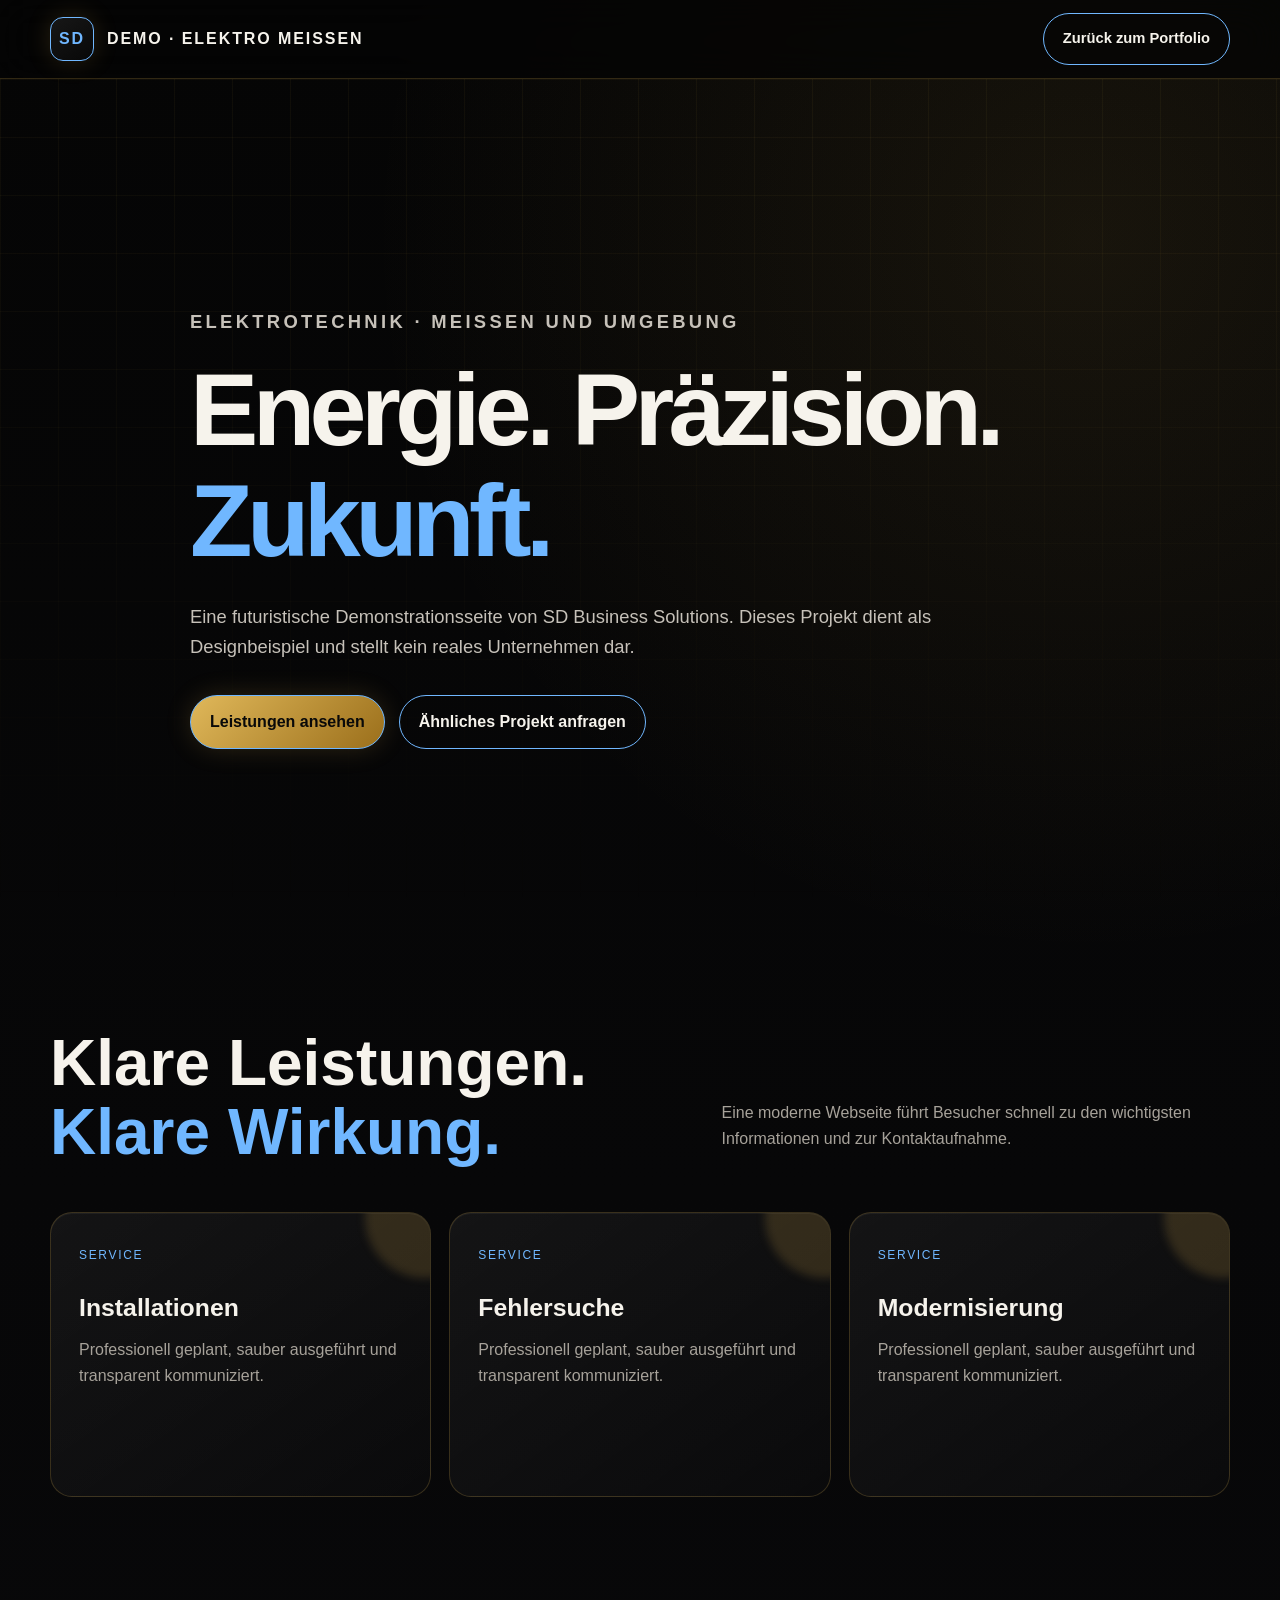
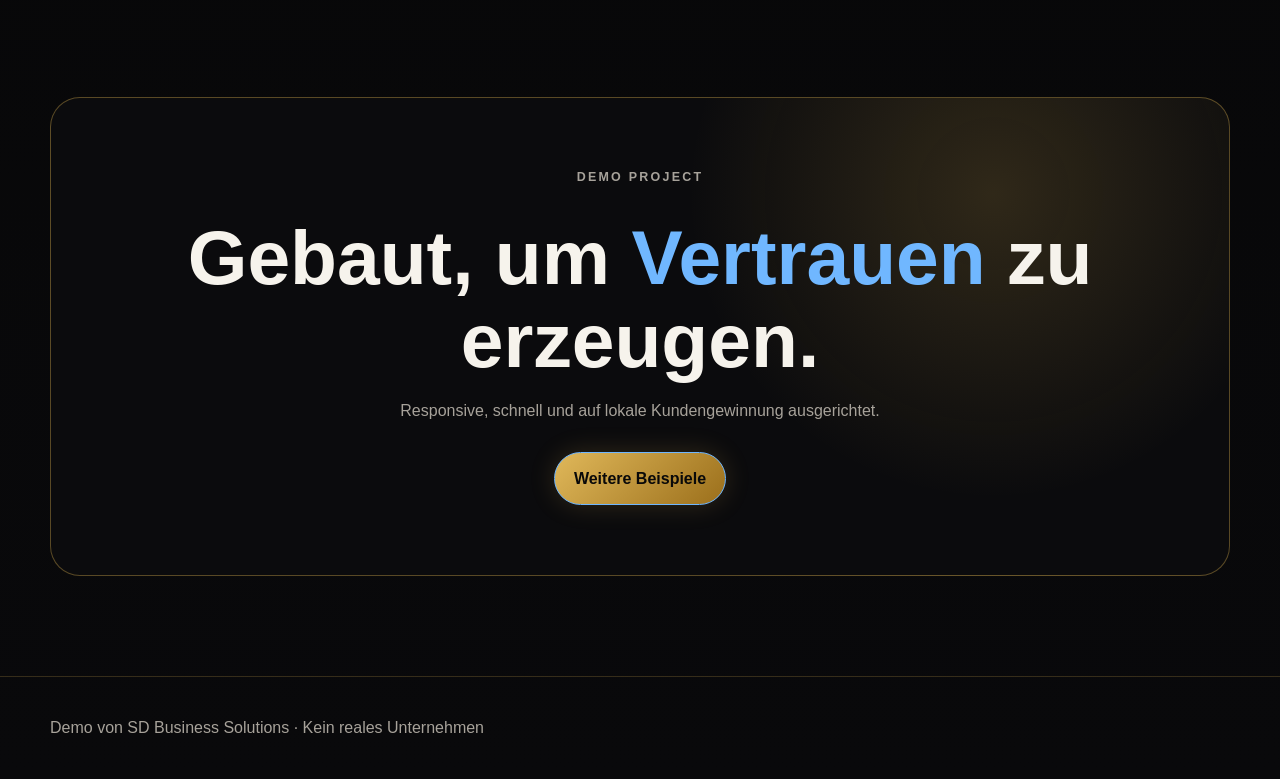
<file: elektro-meissen.html>
<!doctype html><html lang="de"><head><meta charset="utf-8"><meta name="viewport" content="width=device-width,initial-scale=1">
<title>Elektro Meißen | Demo von SD Business Solutions</title><link rel="stylesheet" href="../business-solutions.css">
<style>:root{--gold:#70b7ff;--gold2:#70b7ff}</style></head><body>
<header><div class="container nav"><a class="brand" href="../business-solutions.html"><span class="brand-mark">SD</span><span>DEMO · ELEKTRO MEISSEN</span></a><nav><a class="button ghost" href="../business-solutions.html">Zurück zum Portfolio</a></nav></div></header>
<main><section class="hero"><div class="container hero-content"><p class="kicker">Elektrotechnik · Meißen und Umgebung</p><h1>Energie. Präzision. <span>Zukunft.</span></h1><p>Eine futuristische Demonstrationsseite von SD Business Solutions. Dieses Projekt dient als Designbeispiel und stellt kein reales Unternehmen dar.</p><div class="actions"><a class="button" href="#services">Leistungen ansehen</a><a class="button ghost" href="mailto:kontakt@suarezdienst.de">Ähnliches Projekt anfragen</a></div></div></section>
<section id="services"><div class="container"><div class="section-head reveal"><h2>Klare Leistungen. <span>Klare Wirkung.</span></h2><p>Eine moderne Webseite führt Besucher schnell zu den wichtigsten Informationen und zur Kontaktaufnahme.</p></div><div class="grid"><article class='card reveal'><span class='module'>Service</span><h3>Installationen</h3><p>Professionell geplant, sauber ausgeführt und transparent kommuniziert.</p></article><article class='card reveal'><span class='module'>Service</span><h3>Fehlersuche</h3><p>Professionell geplant, sauber ausgeführt und transparent kommuniziert.</p></article><article class='card reveal'><span class='module'>Service</span><h3>Modernisierung</h3><p>Professionell geplant, sauber ausgeführt und transparent kommuniziert.</p></article></div></div></section>
<section><div class="container"><div class="cta reveal"><p class="kicker">Demo project</p><h2>Gebaut, um <span>Vertrauen</span> zu erzeugen.</h2><p>Responsive, schnell und auf lokale Kundengewinnung ausgerichtet.</p><a class="button" href="../business-solutions.html">Weitere Beispiele</a></div></div></section></main>
<footer><div class="container">Demo von SD Business Solutions · Kein reales Unternehmen</div></footer><script src="../business-solutions.js"></script></body></html>
</file>
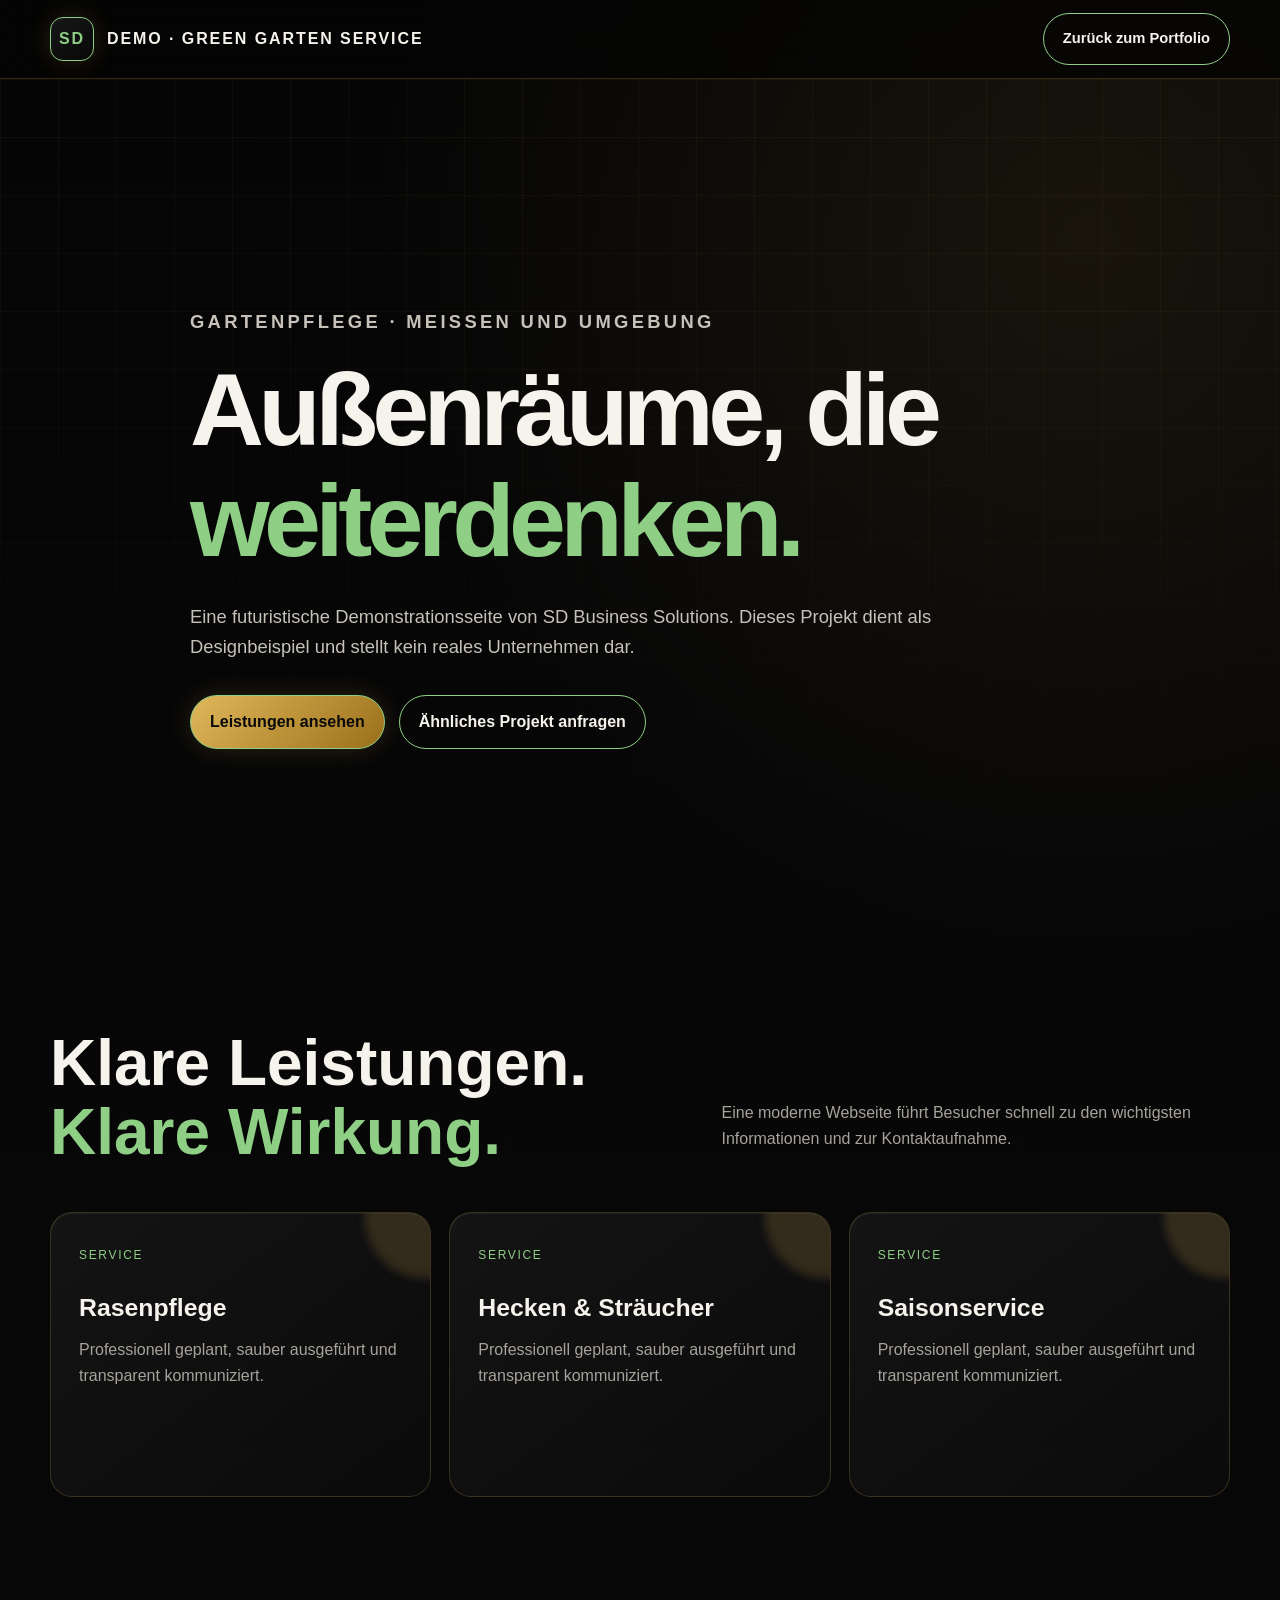
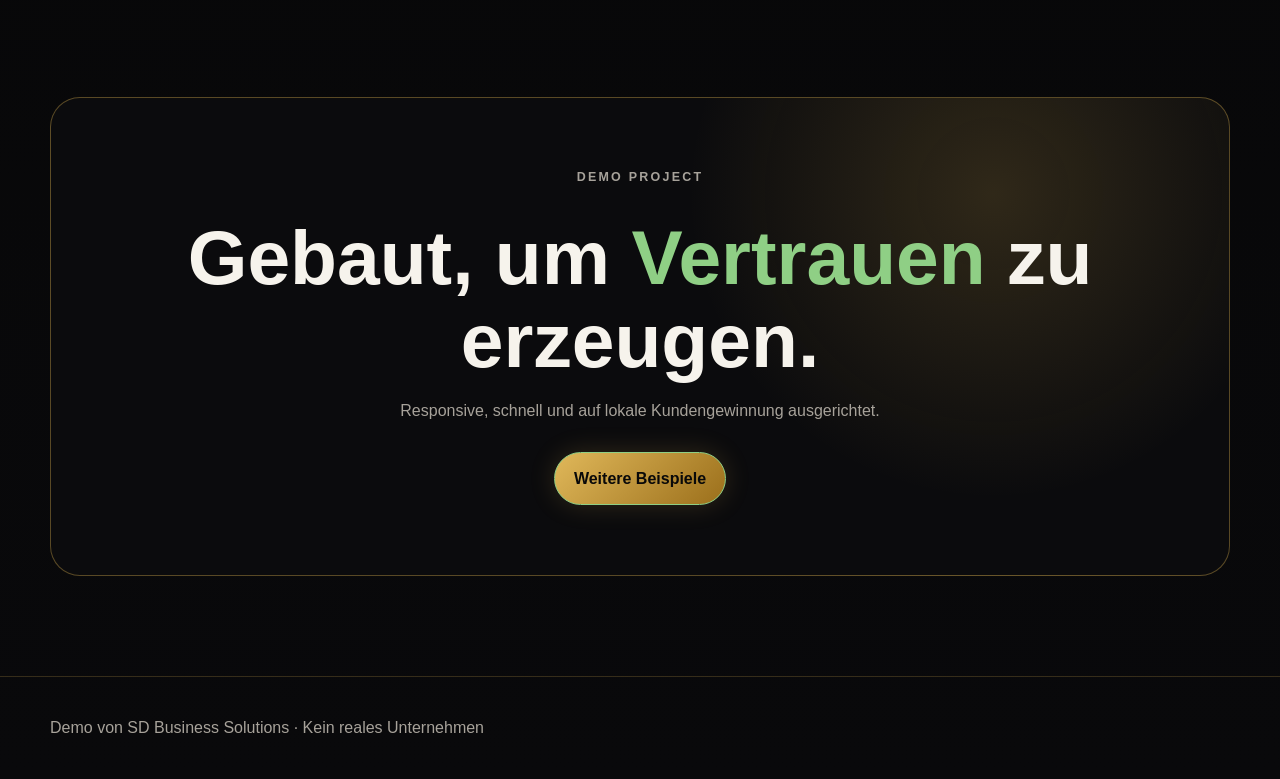
<file: green-garten.html>
<!doctype html><html lang="de"><head><meta charset="utf-8"><meta name="viewport" content="width=device-width,initial-scale=1">
<title>Green Garten Service | Demo von SD Business Solutions</title><link rel="stylesheet" href="../business-solutions.css">
<style>:root{--gold:#8fcf85;--gold2:#8fcf85}</style></head><body>
<header><div class="container nav"><a class="brand" href="../business-solutions.html"><span class="brand-mark">SD</span><span>DEMO · GREEN GARTEN SERVICE</span></a><nav><a class="button ghost" href="../business-solutions.html">Zurück zum Portfolio</a></nav></div></header>
<main><section class="hero"><div class="container hero-content"><p class="kicker">Gartenpflege · Meißen und Umgebung</p><h1>Außenräume, die <span>weiterdenken.</span></h1><p>Eine futuristische Demonstrationsseite von SD Business Solutions. Dieses Projekt dient als Designbeispiel und stellt kein reales Unternehmen dar.</p><div class="actions"><a class="button" href="#services">Leistungen ansehen</a><a class="button ghost" href="mailto:kontakt@suarezdienst.de">Ähnliches Projekt anfragen</a></div></div></section>
<section id="services"><div class="container"><div class="section-head reveal"><h2>Klare Leistungen. <span>Klare Wirkung.</span></h2><p>Eine moderne Webseite führt Besucher schnell zu den wichtigsten Informationen und zur Kontaktaufnahme.</p></div><div class="grid"><article class='card reveal'><span class='module'>Service</span><h3>Rasenpflege</h3><p>Professionell geplant, sauber ausgeführt und transparent kommuniziert.</p></article><article class='card reveal'><span class='module'>Service</span><h3>Hecken & Sträucher</h3><p>Professionell geplant, sauber ausgeführt und transparent kommuniziert.</p></article><article class='card reveal'><span class='module'>Service</span><h3>Saisonservice</h3><p>Professionell geplant, sauber ausgeführt und transparent kommuniziert.</p></article></div></div></section>
<section><div class="container"><div class="cta reveal"><p class="kicker">Demo project</p><h2>Gebaut, um <span>Vertrauen</span> zu erzeugen.</h2><p>Responsive, schnell und auf lokale Kundengewinnung ausgerichtet.</p><a class="button" href="../business-solutions.html">Weitere Beispiele</a></div></div></section></main>
<footer><div class="container">Demo von SD Business Solutions · Kein reales Unternehmen</div></footer><script src="../business-solutions.js"></script></body></html>
</file>
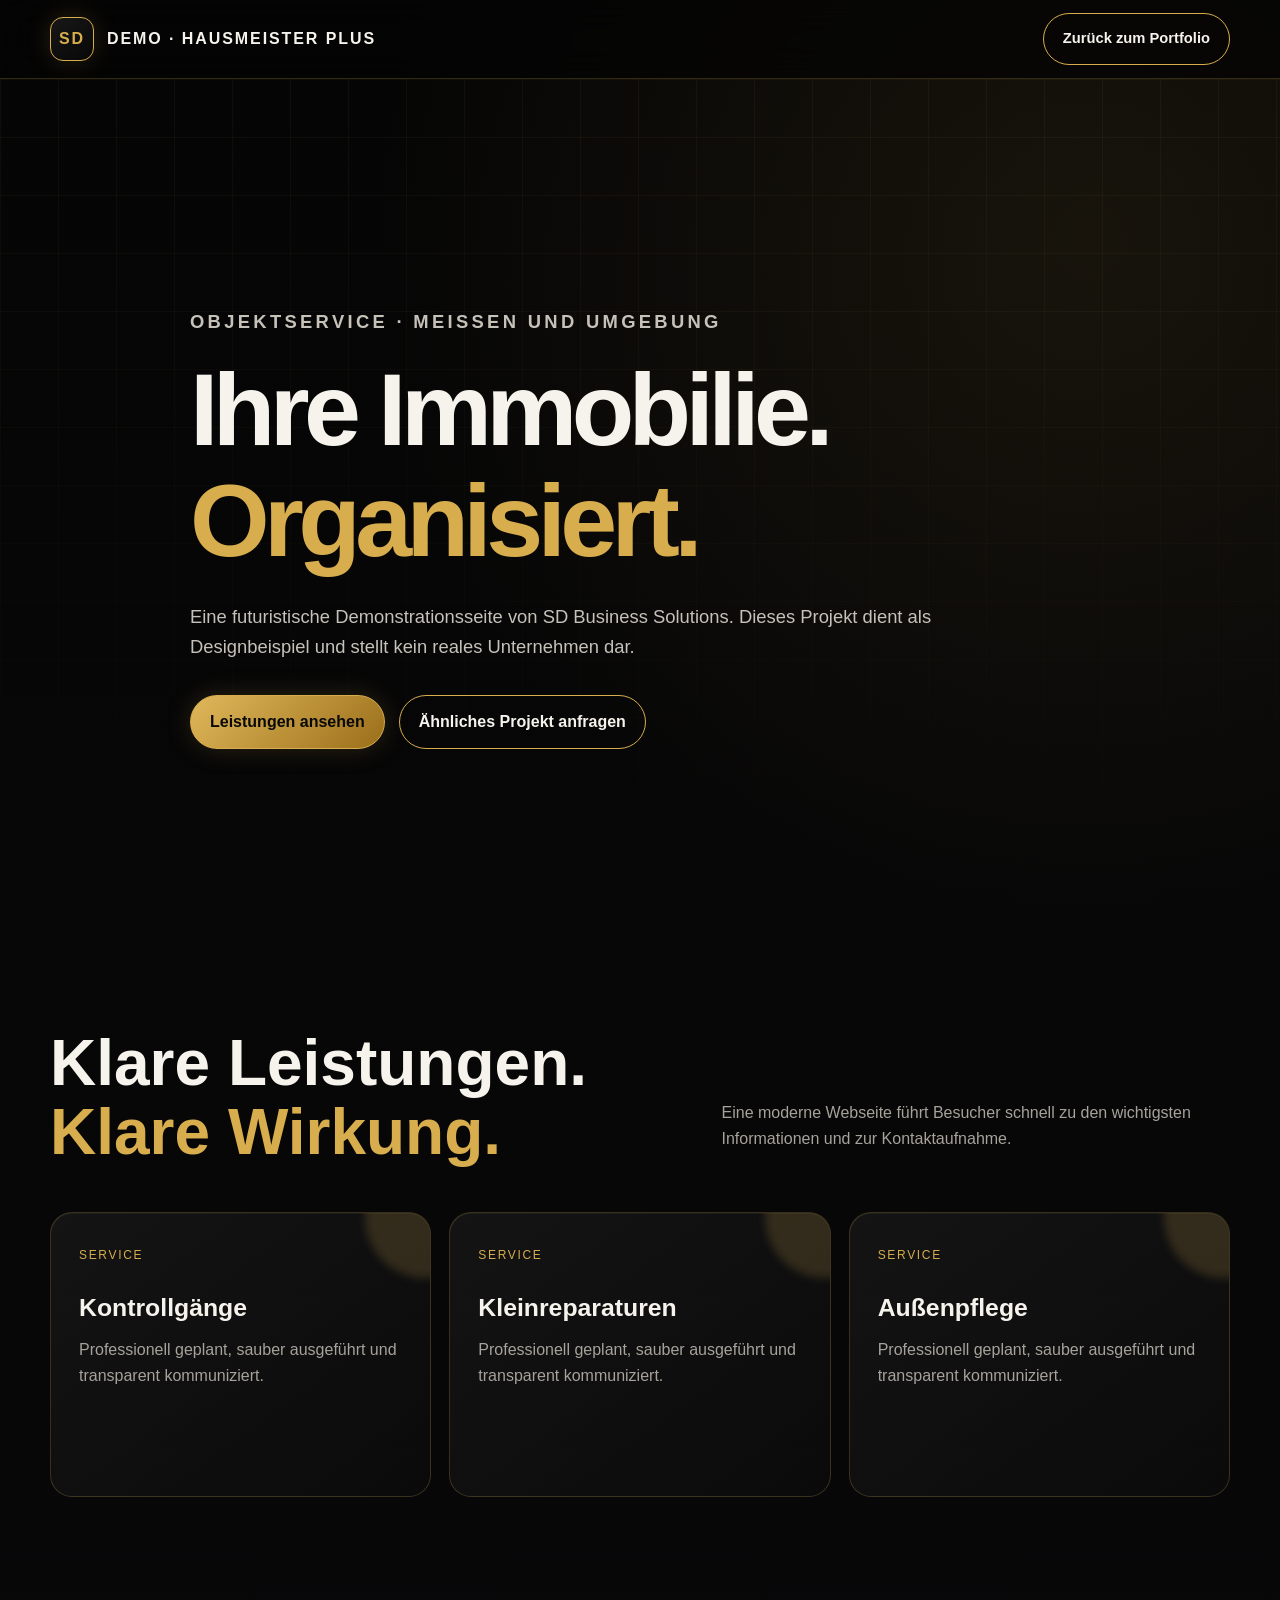
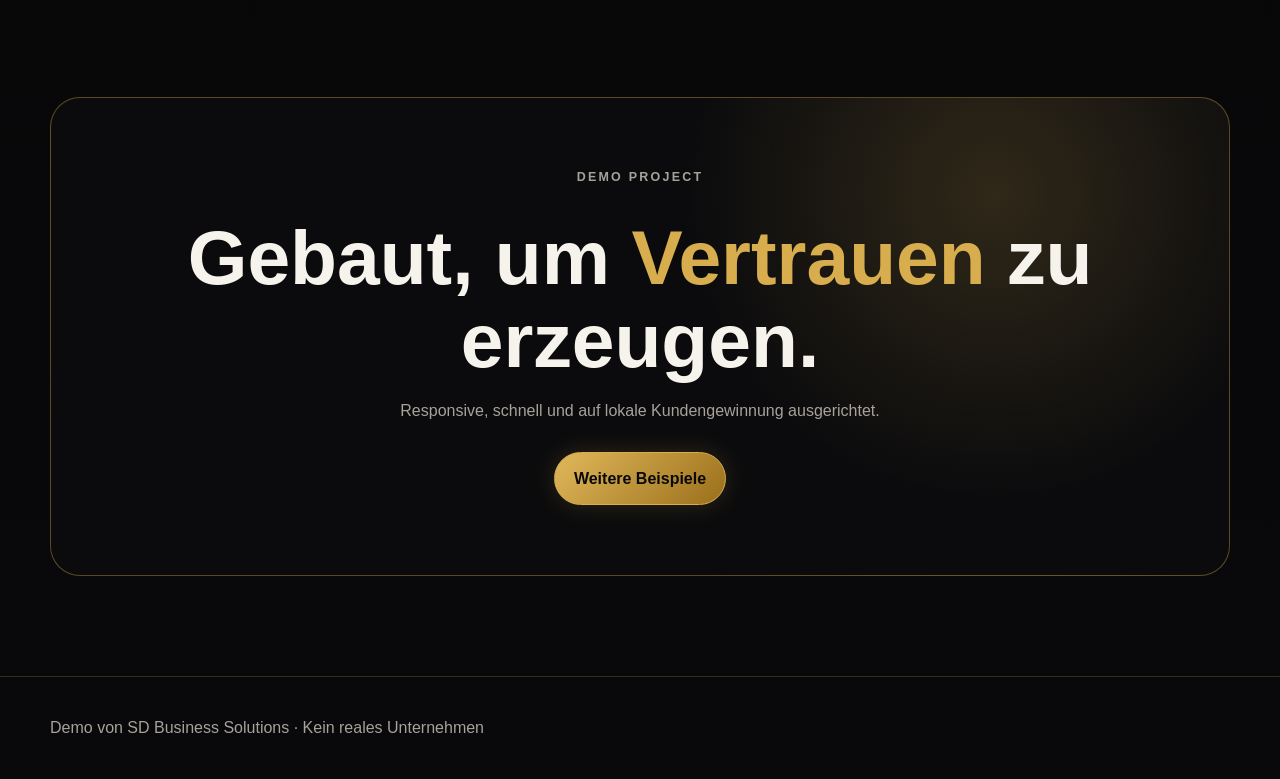
<file: hausmeister-plus.html>
<!doctype html><html lang="de"><head><meta charset="utf-8"><meta name="viewport" content="width=device-width,initial-scale=1">
<title>Hausmeister Plus | Demo von SD Business Solutions</title><link rel="stylesheet" href="../business-solutions.css">
<style>:root{--gold:#d7ad4d;--gold2:#d7ad4d}</style></head><body>
<header><div class="container nav"><a class="brand" href="../business-solutions.html"><span class="brand-mark">SD</span><span>DEMO · HAUSMEISTER PLUS</span></a><nav><a class="button ghost" href="../business-solutions.html">Zurück zum Portfolio</a></nav></div></header>
<main><section class="hero"><div class="container hero-content"><p class="kicker">Objektservice · Meißen und Umgebung</p><h1>Ihre Immobilie. <span>Organisiert.</span></h1><p>Eine futuristische Demonstrationsseite von SD Business Solutions. Dieses Projekt dient als Designbeispiel und stellt kein reales Unternehmen dar.</p><div class="actions"><a class="button" href="#services">Leistungen ansehen</a><a class="button ghost" href="mailto:kontakt@suarezdienst.de">Ähnliches Projekt anfragen</a></div></div></section>
<section id="services"><div class="container"><div class="section-head reveal"><h2>Klare Leistungen. <span>Klare Wirkung.</span></h2><p>Eine moderne Webseite führt Besucher schnell zu den wichtigsten Informationen und zur Kontaktaufnahme.</p></div><div class="grid"><article class='card reveal'><span class='module'>Service</span><h3>Kontrollgänge</h3><p>Professionell geplant, sauber ausgeführt und transparent kommuniziert.</p></article><article class='card reveal'><span class='module'>Service</span><h3>Kleinreparaturen</h3><p>Professionell geplant, sauber ausgeführt und transparent kommuniziert.</p></article><article class='card reveal'><span class='module'>Service</span><h3>Außenpflege</h3><p>Professionell geplant, sauber ausgeführt und transparent kommuniziert.</p></article></div></div></section>
<section><div class="container"><div class="cta reveal"><p class="kicker">Demo project</p><h2>Gebaut, um <span>Vertrauen</span> zu erzeugen.</h2><p>Responsive, schnell und auf lokale Kundengewinnung ausgerichtet.</p><a class="button" href="../business-solutions.html">Weitere Beispiele</a></div></div></section></main>
<footer><div class="container">Demo von SD Business Solutions · Kein reales Unternehmen</div></footer><script src="../business-solutions.js"></script></body></html>
</file>
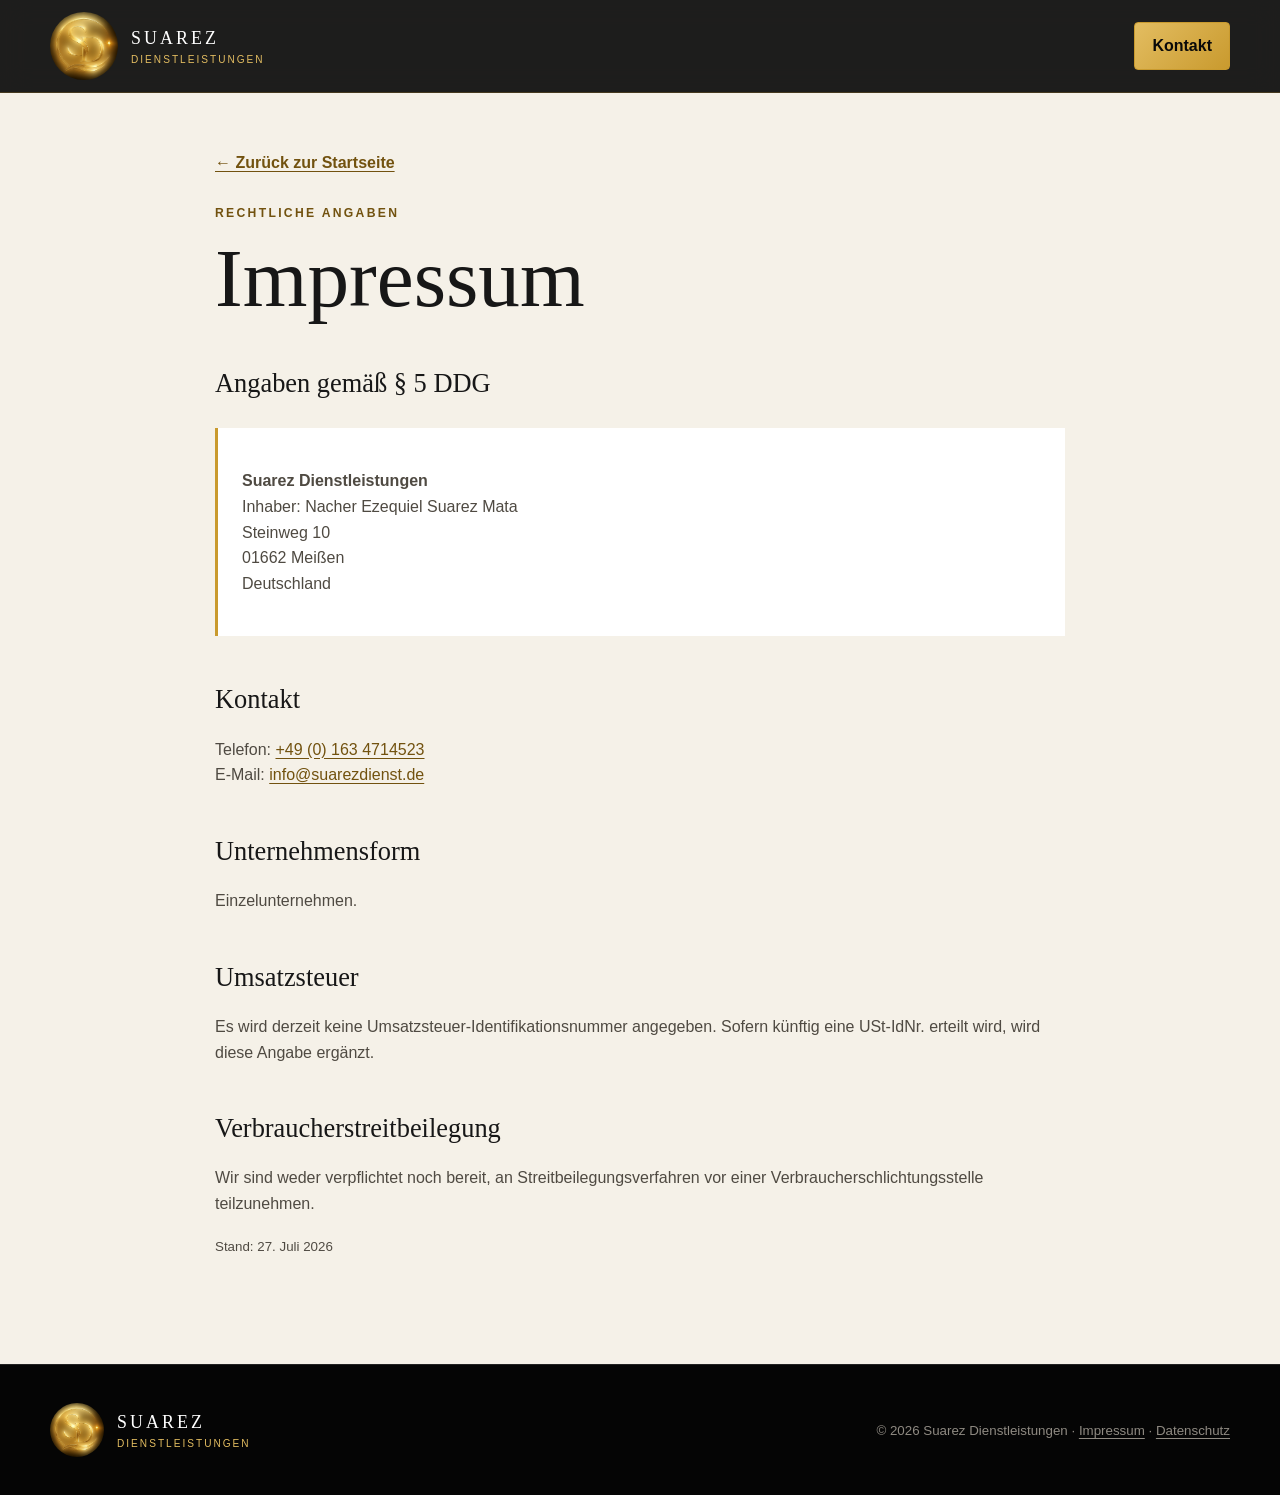
<file: impressum.html>
<!DOCTYPE html><html lang="de"><head><meta charset="utf-8"><meta name="viewport" content="width=device-width, initial-scale=1"><meta http-equiv="Content-Security-Policy" content="default-src &#x27;self&#x27;; img-src &#x27;self&#x27; data:; style-src &#x27;self&#x27;; script-src &#x27;self&#x27;; font-src &#x27;self&#x27;; connect-src &#x27;self&#x27;; form-action https://formspree.io; base-uri &#x27;self&#x27;; object-src &#x27;none&#x27;; upgrade-insecure-requests">
<meta name="referrer" content="strict-origin-when-cross-origin">
<meta name="format-detection" content="telephone=no">
<meta name="theme-color" content="#080808"><link rel="icon" href="assets/sd-logo.jpg"><link rel="stylesheet" href="styles.css"><title>Impressum | Suarez Dienstleistungen</title><meta name="description" content="Impressum von Suarez Dienstleistungen."></head><body><header class="site-header"><div class="container nav"><a class="brand" href="index.html" aria-label="Zur Startseite"><img src="assets/sd-logo.jpg" alt="Suarez Dienstleistungen Logo"><div class="brand-text"><strong>SUAREZ</strong><span>Dienstleistungen</span></div></a><a class="button small" href="index.html#kontakt">Kontakt</a></div></header><main class="legal-page"><div class="container legal-content"><a class="legal-back" href="index.html">← Zurück zur Startseite</a><p class="kicker dark">Rechtliche Angaben</p><h1>Impressum</h1><h2>Angaben gemäß § 5 DDG</h2><div class="legal-box"><p><strong>Suarez Dienstleistungen</strong><br>Inhaber: Nacher Ezequiel Suarez Mata<br>Steinweg 10<br>01662 Meißen<br>Deutschland</p></div><h2>Kontakt</h2><p>Telefon: <a href="tel:+491634714523">+49 (0) 163 4714523</a><br>E-Mail: <a href="mailto:info@suarezdienst.de">info@suarezdienst.de</a></p><h2>Unternehmensform</h2><p>Einzelunternehmen.</p><h2>Umsatzsteuer</h2><p>Es wird derzeit keine Umsatzsteuer-Identifikationsnummer angegeben. Sofern künftig eine USt-IdNr. erteilt wird, wird diese Angabe ergänzt.</p><h2>Verbraucherstreitbeilegung</h2><p>Wir sind weder verpflichtet noch bereit, an Streitbeilegungsverfahren vor einer Verbraucherschlichtungsstelle teilzunehmen.</p><p><small>Stand: 27. Juli 2026</small></p></div></main><footer><div class="container footer-layout"><div class="brand"><img src="assets/sd-logo.jpg" alt=""><div class="brand-text"><strong>SUAREZ</strong><span>Dienstleistungen</span></div></div><small>© 2026 Suarez Dienstleistungen · <a href="impressum.html">Impressum</a> · <a href="datenschutz.html">Datenschutz</a></small></div></footer></body></html>
</file>
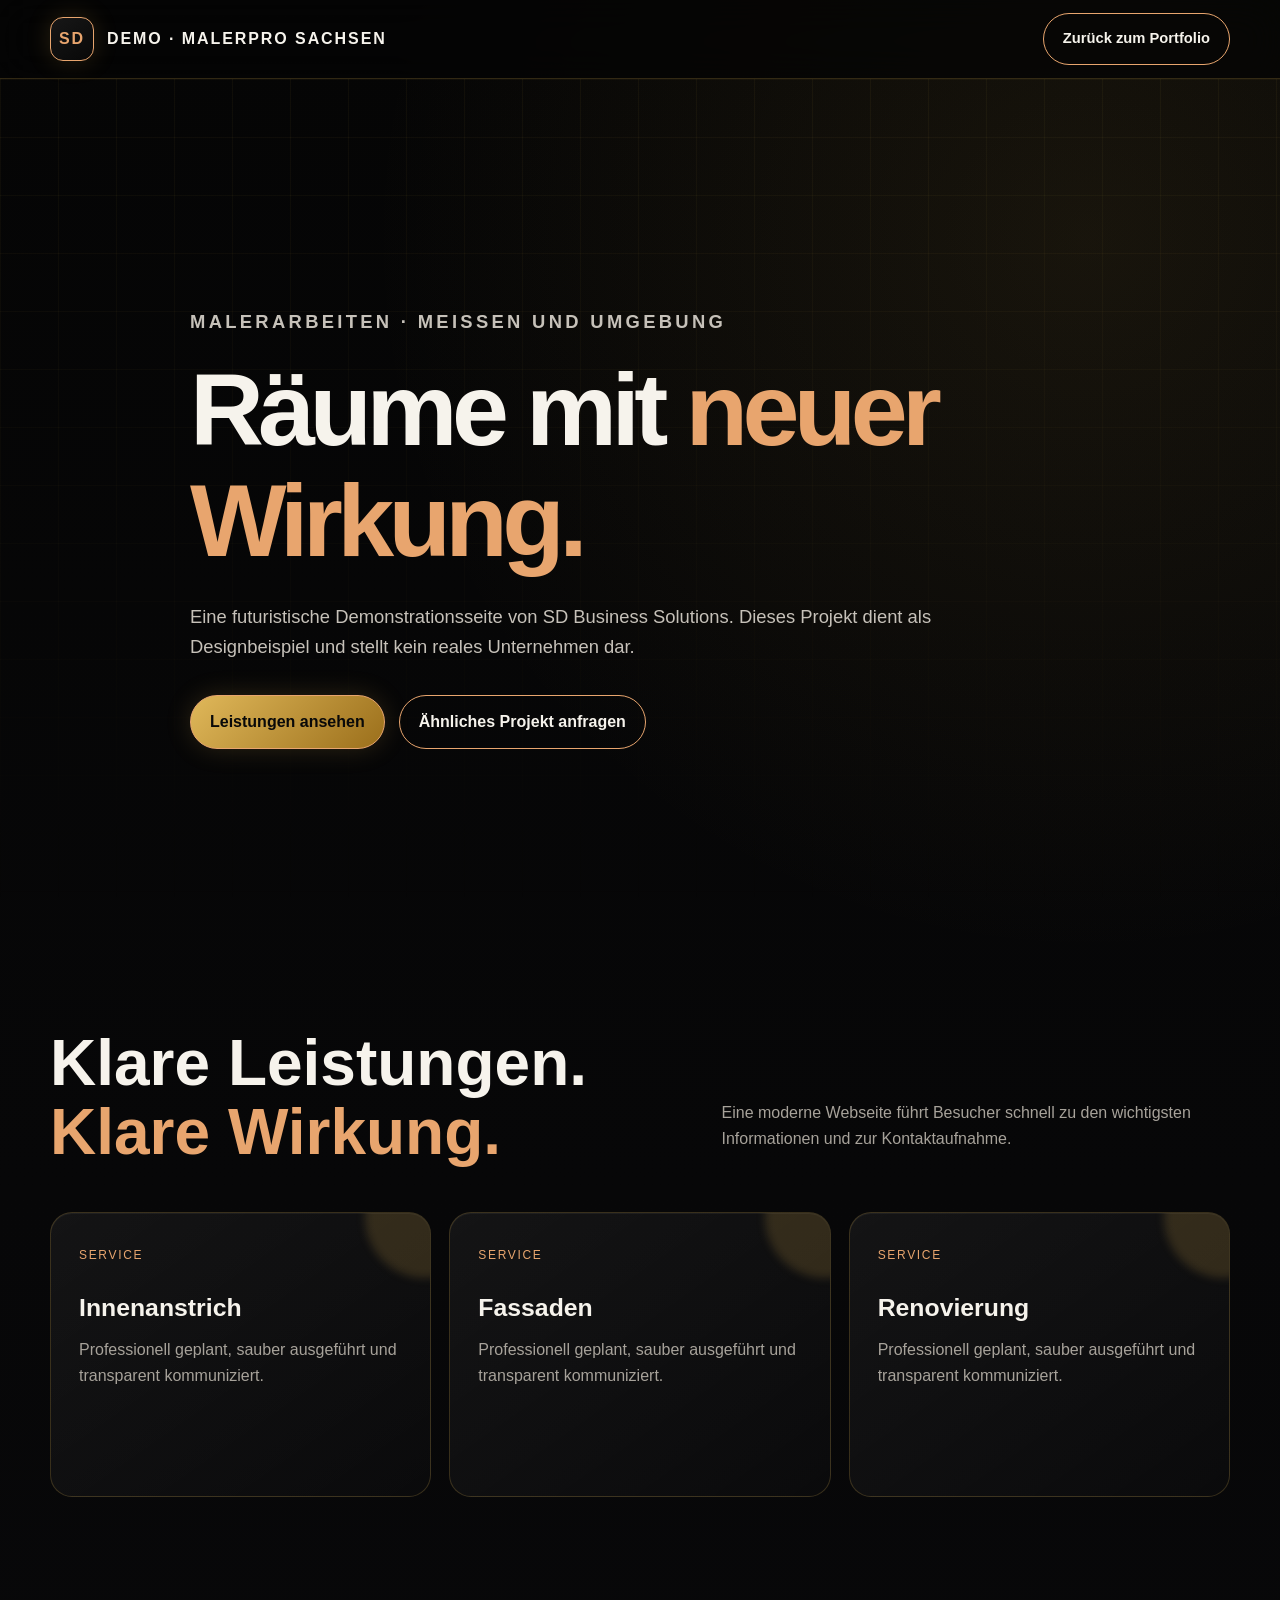
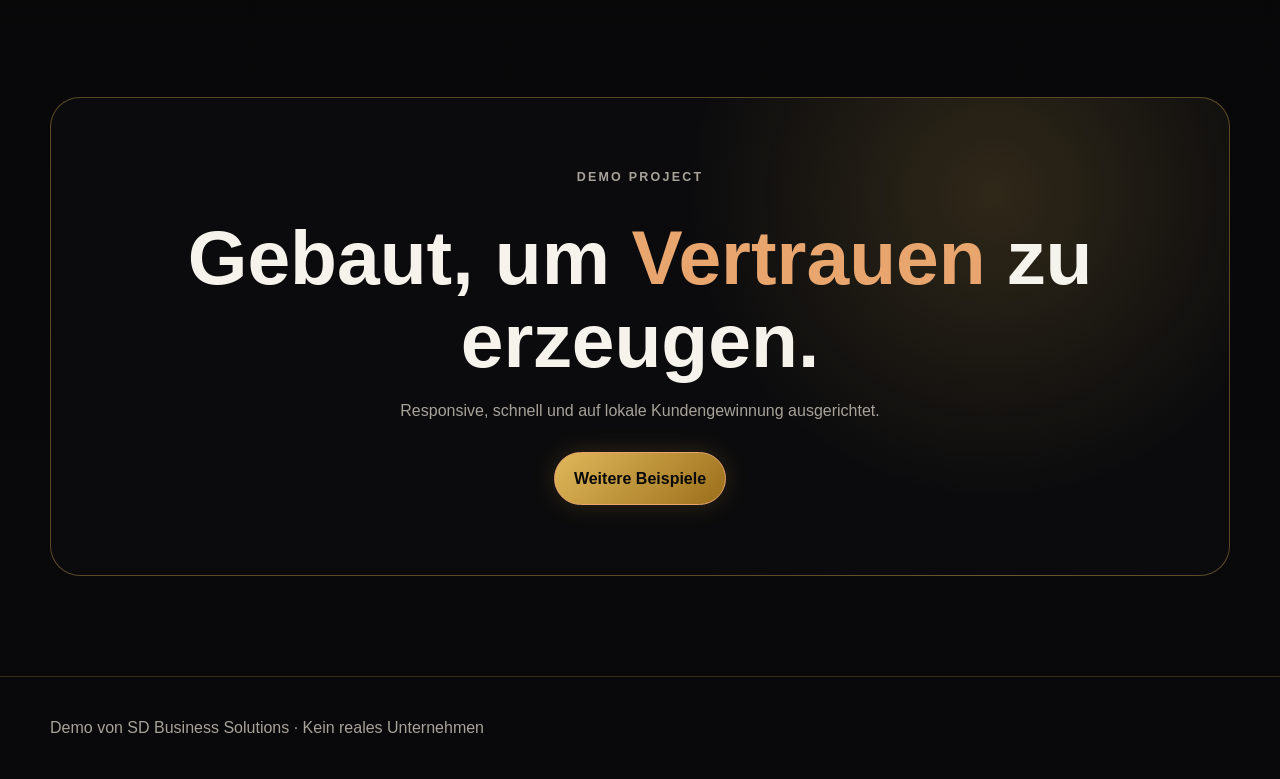
<file: malerpro-sachsen.html>
<!doctype html><html lang="de"><head><meta charset="utf-8"><meta name="viewport" content="width=device-width,initial-scale=1">
<title>MalerPro Sachsen | Demo von SD Business Solutions</title><link rel="stylesheet" href="../business-solutions.css">
<style>:root{--gold:#e8a56e;--gold2:#e8a56e}</style></head><body>
<header><div class="container nav"><a class="brand" href="../business-solutions.html"><span class="brand-mark">SD</span><span>DEMO · MALERPRO SACHSEN</span></a><nav><a class="button ghost" href="../business-solutions.html">Zurück zum Portfolio</a></nav></div></header>
<main><section class="hero"><div class="container hero-content"><p class="kicker">Malerarbeiten · Meißen und Umgebung</p><h1>Räume mit <span>neuer Wirkung.</span></h1><p>Eine futuristische Demonstrationsseite von SD Business Solutions. Dieses Projekt dient als Designbeispiel und stellt kein reales Unternehmen dar.</p><div class="actions"><a class="button" href="#services">Leistungen ansehen</a><a class="button ghost" href="mailto:kontakt@suarezdienst.de">Ähnliches Projekt anfragen</a></div></div></section>
<section id="services"><div class="container"><div class="section-head reveal"><h2>Klare Leistungen. <span>Klare Wirkung.</span></h2><p>Eine moderne Webseite führt Besucher schnell zu den wichtigsten Informationen und zur Kontaktaufnahme.</p></div><div class="grid"><article class='card reveal'><span class='module'>Service</span><h3>Innenanstrich</h3><p>Professionell geplant, sauber ausgeführt und transparent kommuniziert.</p></article><article class='card reveal'><span class='module'>Service</span><h3>Fassaden</h3><p>Professionell geplant, sauber ausgeführt und transparent kommuniziert.</p></article><article class='card reveal'><span class='module'>Service</span><h3>Renovierung</h3><p>Professionell geplant, sauber ausgeführt und transparent kommuniziert.</p></article></div></div></section>
<section><div class="container"><div class="cta reveal"><p class="kicker">Demo project</p><h2>Gebaut, um <span>Vertrauen</span> zu erzeugen.</h2><p>Responsive, schnell und auf lokale Kundengewinnung ausgerichtet.</p><a class="button" href="../business-solutions.html">Weitere Beispiele</a></div></div></section></main>
<footer><div class="container">Demo von SD Business Solutions · Kein reales Unternehmen</div></footer><script src="../business-solutions.js"></script></body></html>
</file>
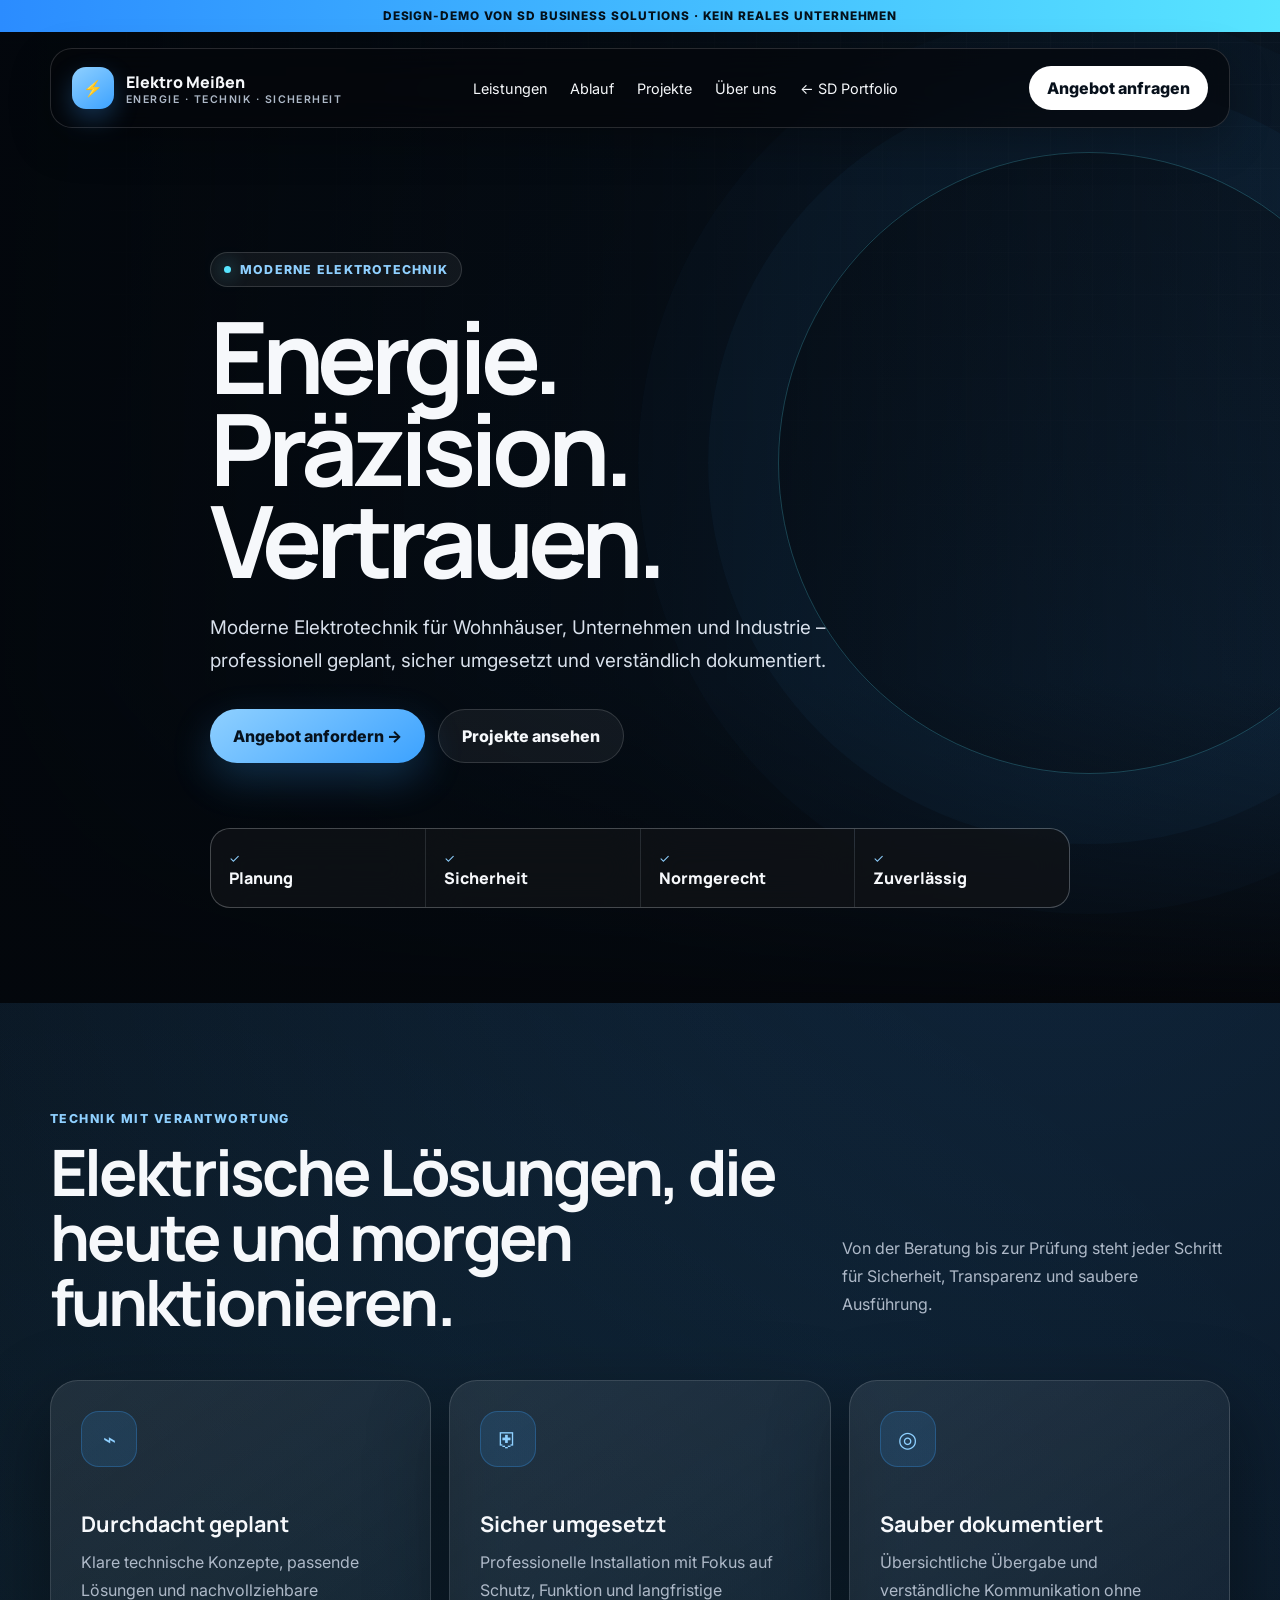
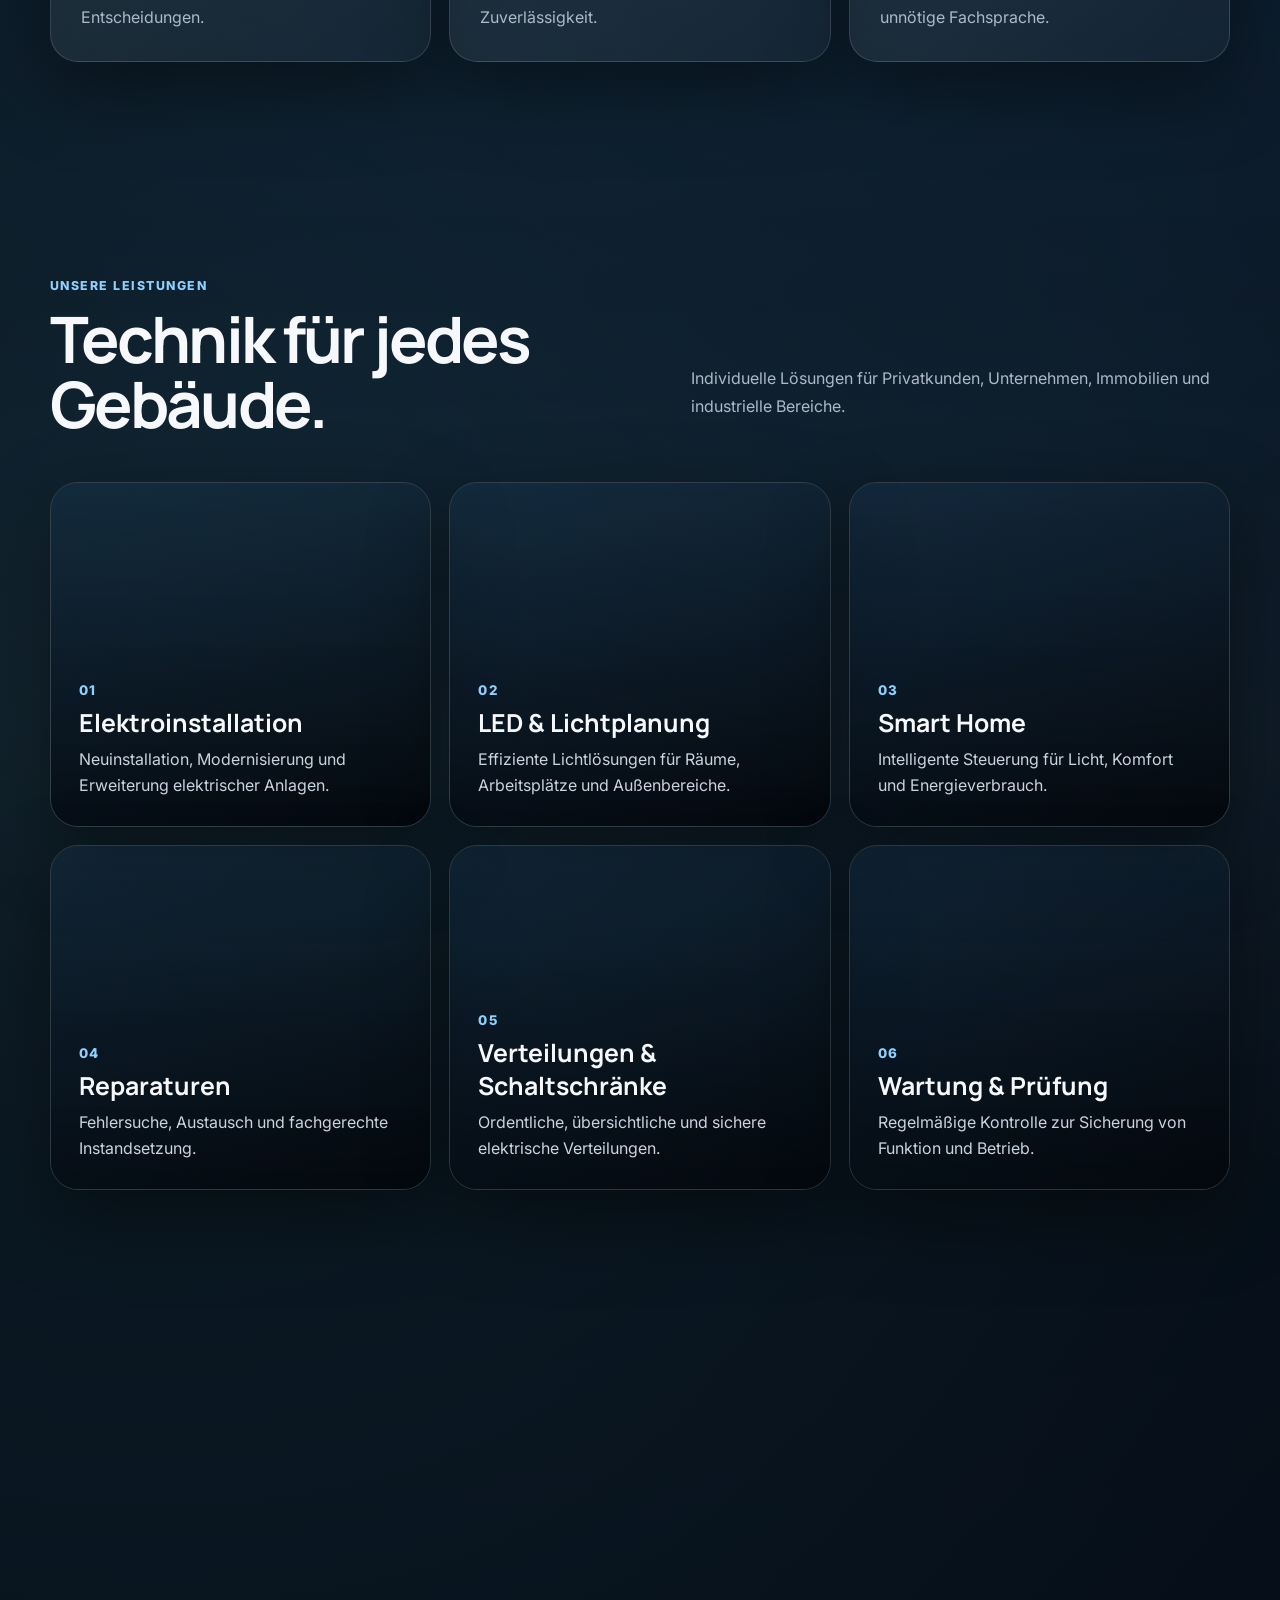
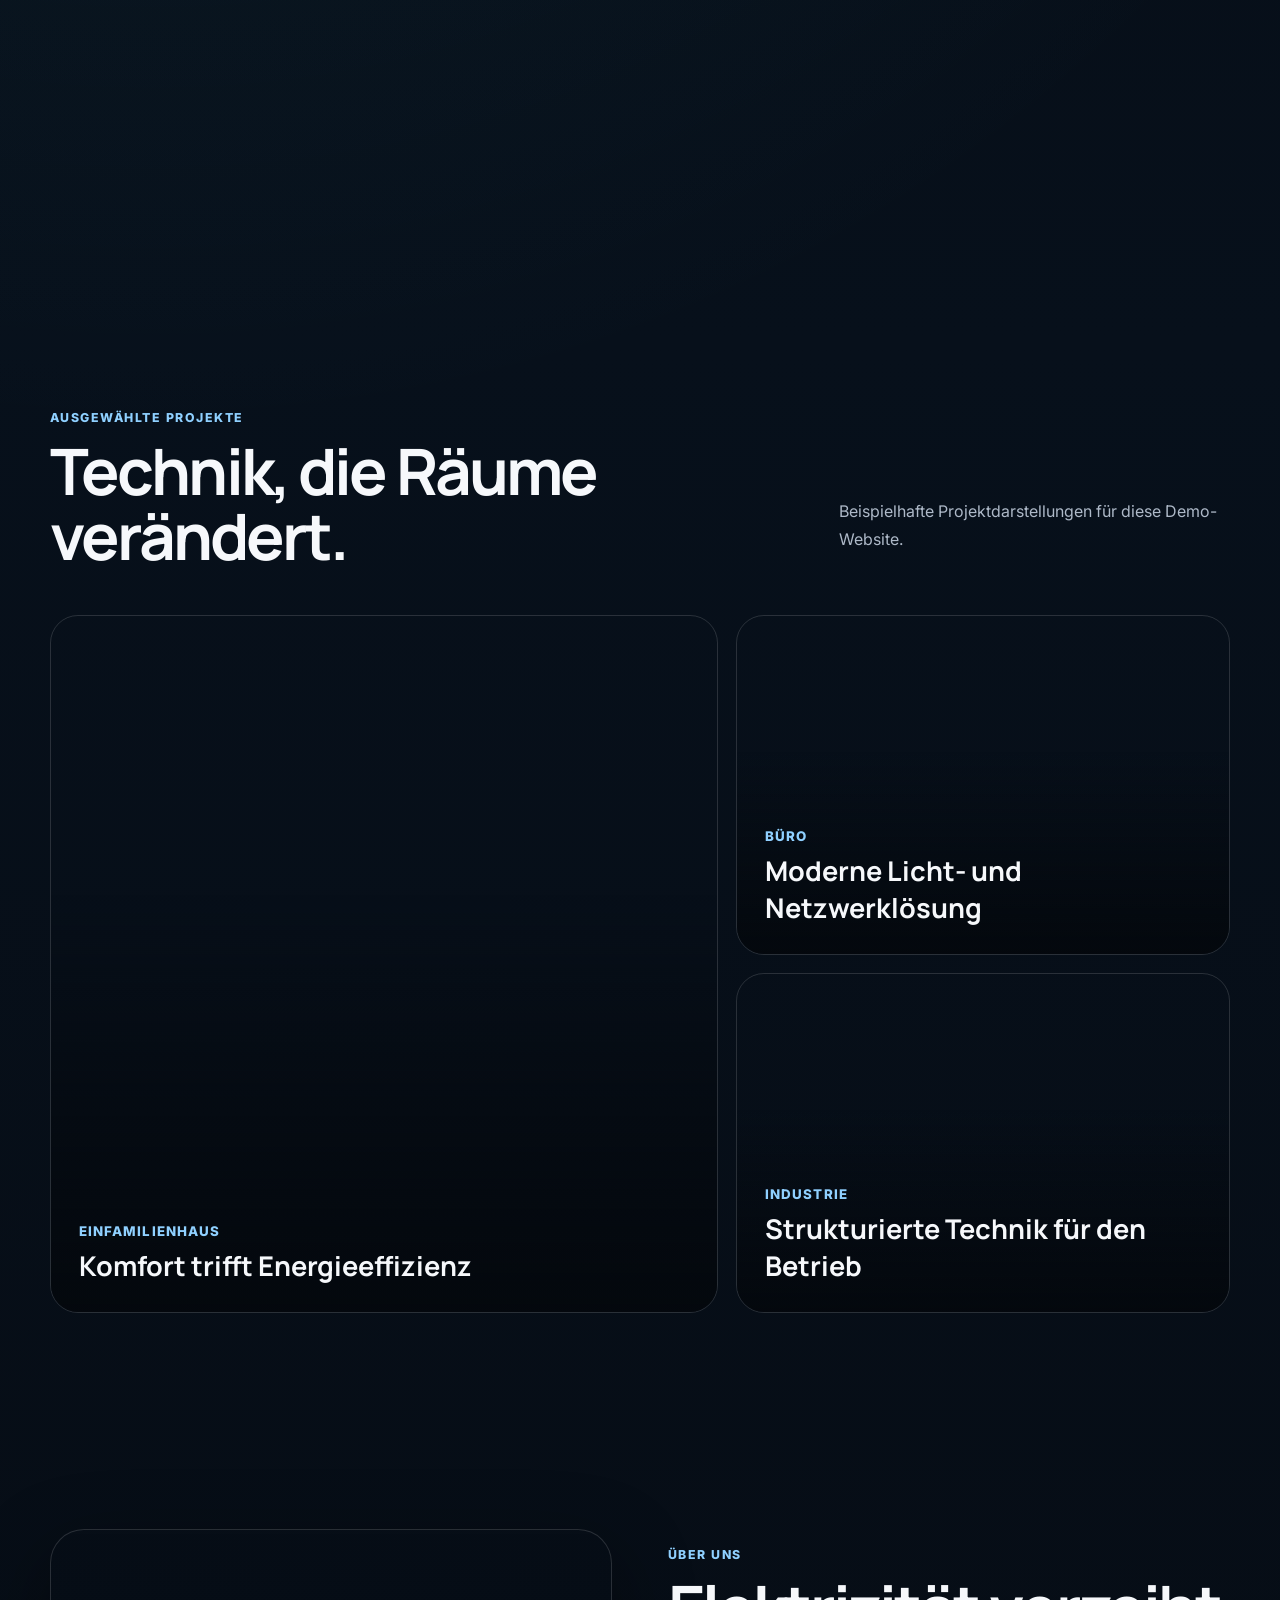
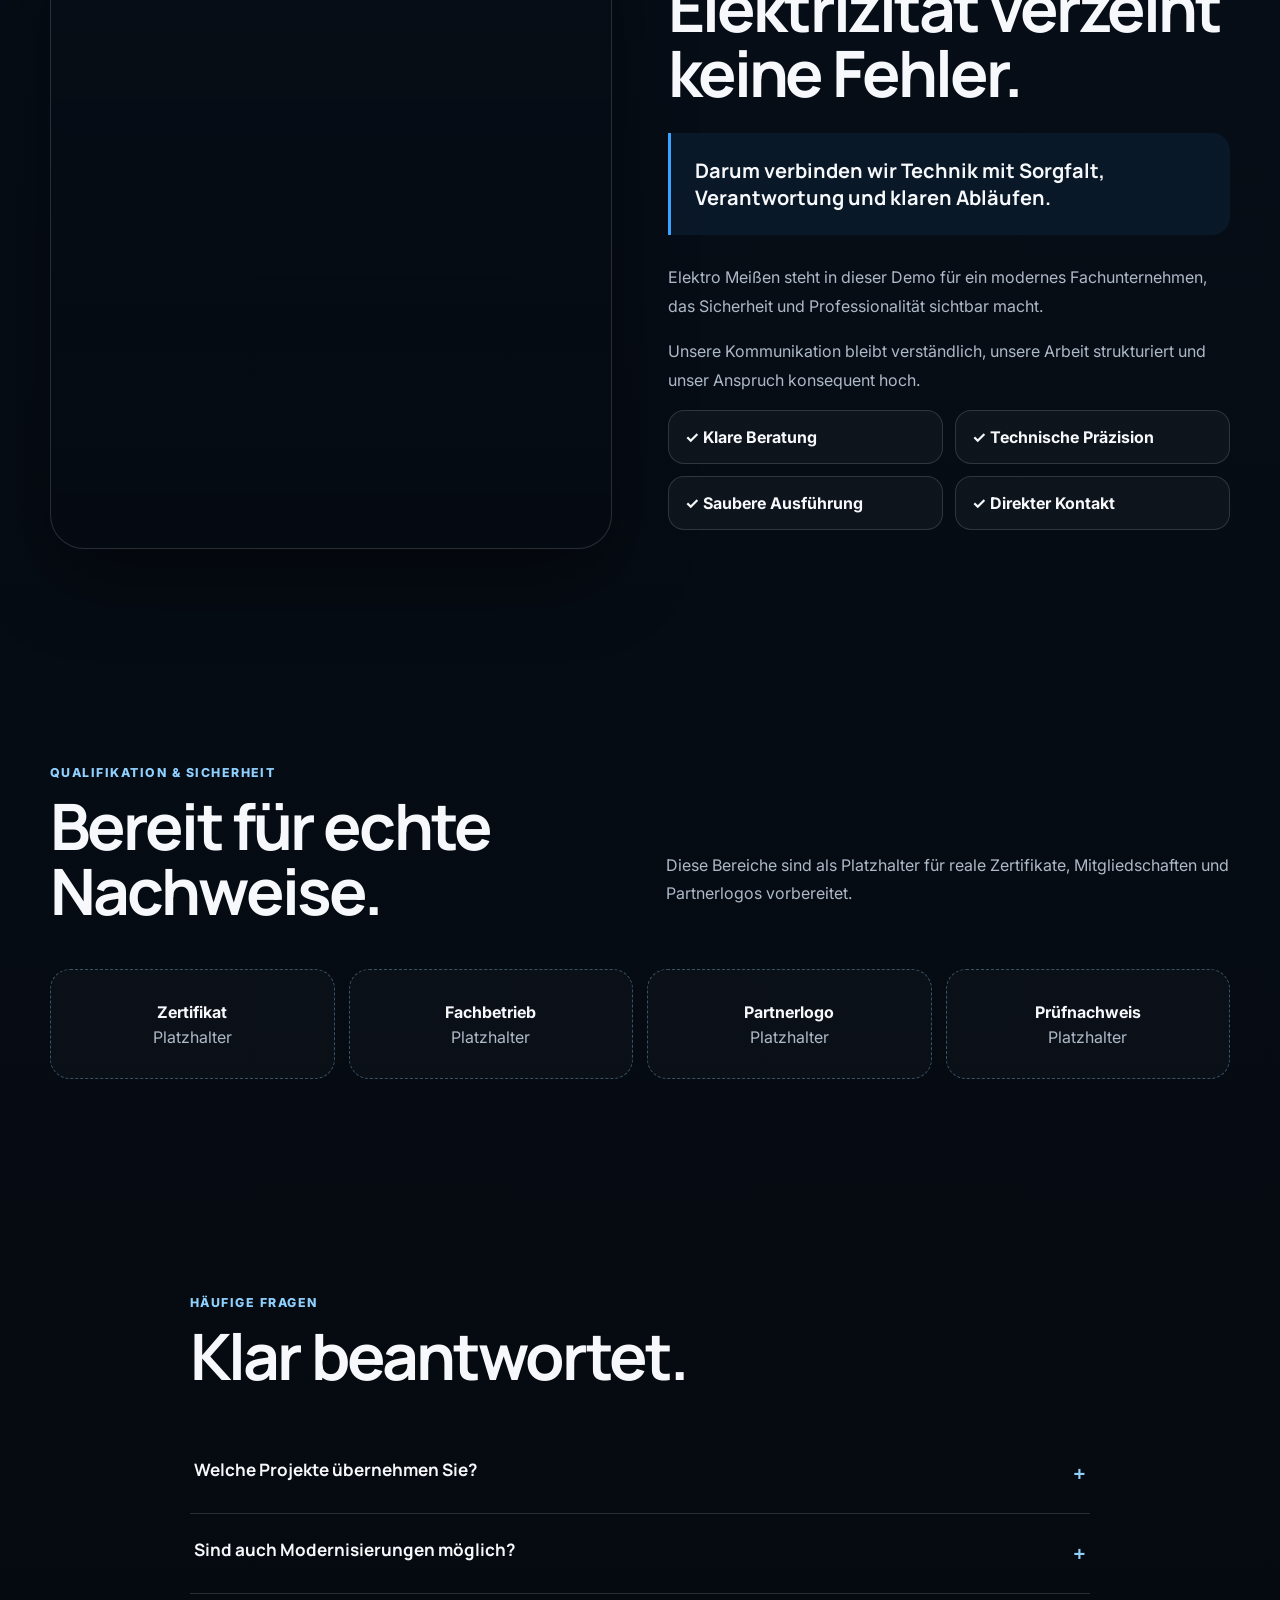
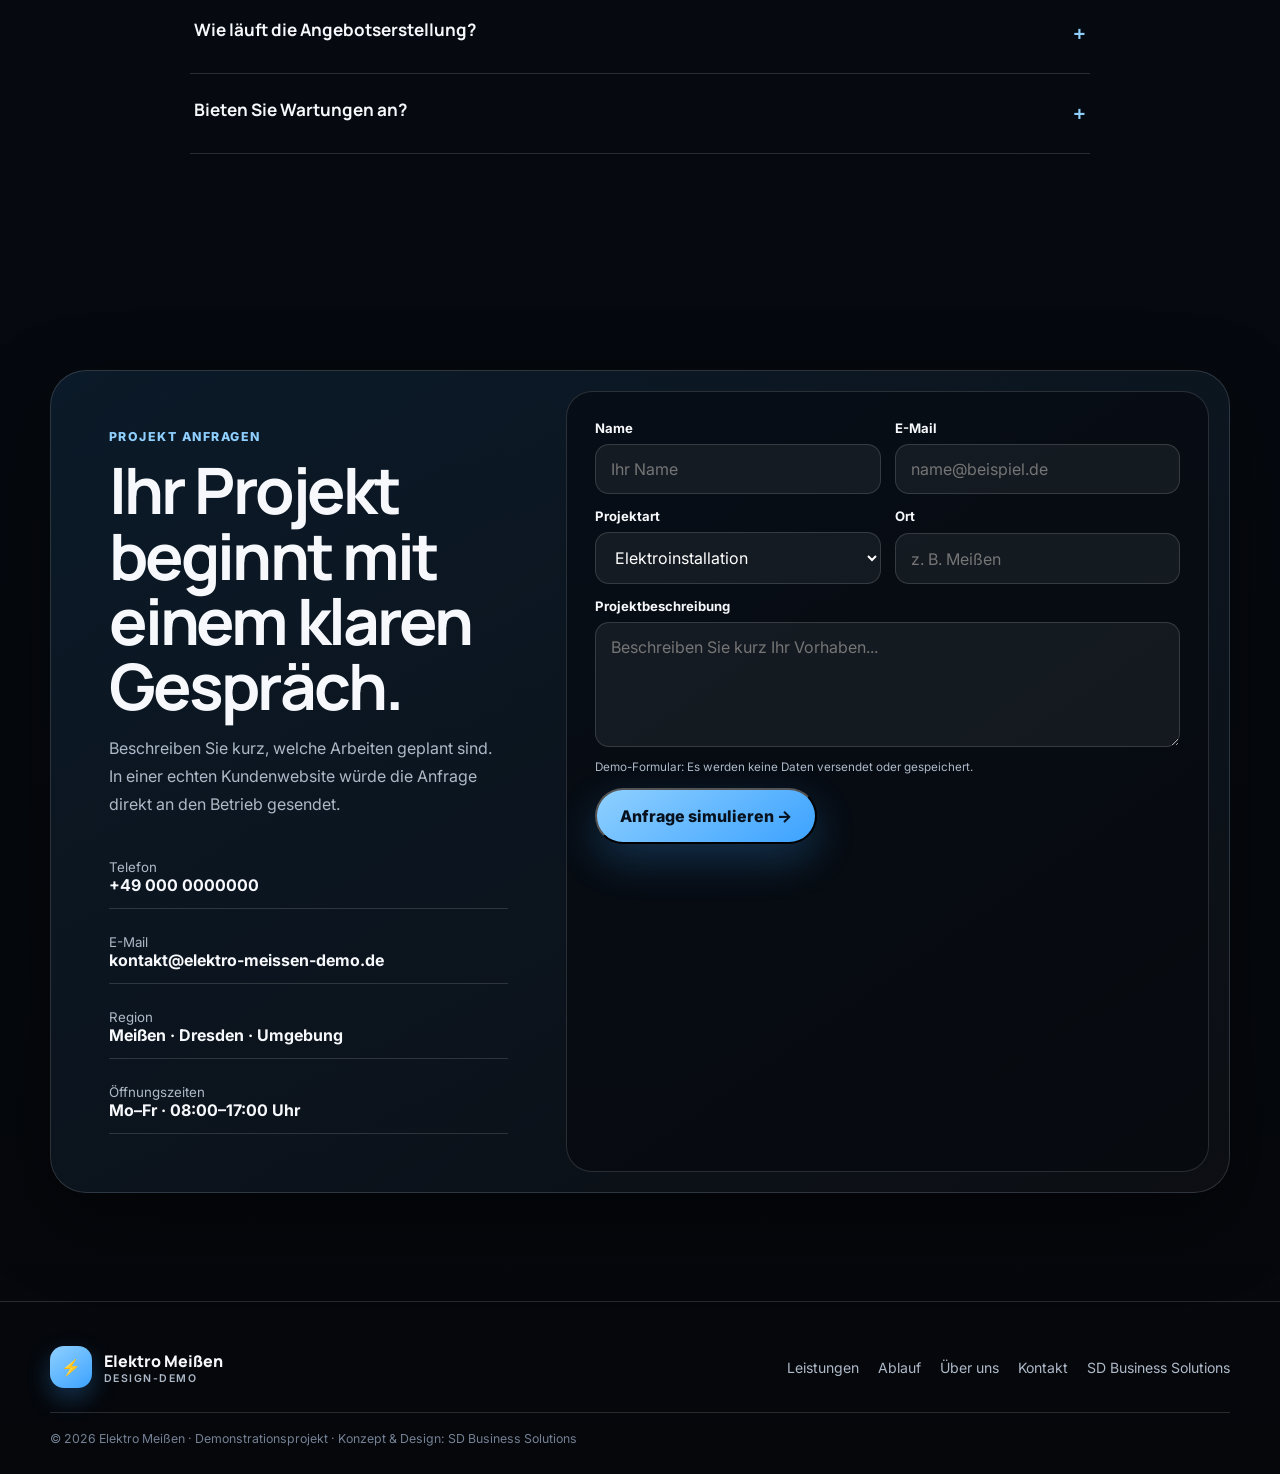
<file: demos/elektro-meissen.html>
<!DOCTYPE html>
<html lang="de">
<head>
  <meta charset="UTF-8">
  <meta name="viewport" content="width=device-width, initial-scale=1.0">
  <meta name="description" content="Elektro Meißen – moderne Elektrotechnik für Wohnhäuser, Unternehmen und Industrie. Demo von SD Business Solutions.">
  <title>Elektro Meißen | Energie. Präzision. Vertrauen.</title>
  <link rel="preconnect" href="https://fonts.googleapis.com">
  <link rel="preconnect" href="https://fonts.gstatic.com" crossorigin>
  <link href="https://fonts.googleapis.com/css2?family=Inter:wght@400;500;600;700&family=Manrope:wght@600;700;800&display=swap" rel="stylesheet">
  <style>
    :root{
      --bg:#05070b;
      --bg2:#0b1018;
      --surface:rgba(255,255,255,.065);
      --surface2:rgba(255,255,255,.11);
      --line:rgba(255,255,255,.14);
      --text:#f6f8fb;
      --muted:#aeb9c8;
      --blue:#3ca2ff;
      --blue2:#8fd0ff;
      --cyan:#58e5ff;
      --shadow:0 28px 80px rgba(0,0,0,.42);
      --radius:28px;
    }
    *{box-sizing:border-box}
    html{scroll-behavior:smooth}
    body{
      margin:0;
      font-family:Inter,sans-serif;
      color:var(--text);
      background:
        radial-gradient(circle at 82% 10%,rgba(60,162,255,.18),transparent 28%),
        radial-gradient(circle at 12% 28%,rgba(88,229,255,.08),transparent 25%),
        linear-gradient(180deg,#05070b,#07101b 45%,#05070b);
      overflow-x:hidden;
    }
    body::before{
      content:"";
      position:fixed;inset:0;pointer-events:none;z-index:-1;
      background-image:
        linear-gradient(rgba(255,255,255,.025) 1px,transparent 1px),
        linear-gradient(90deg,rgba(255,255,255,.025) 1px,transparent 1px);
      background-size:42px 42px;
      mask-image:linear-gradient(to bottom,black,transparent 85%);
    }
    a{color:inherit;text-decoration:none}
    img{display:block;max-width:100%}
    button,input,textarea,select{font:inherit}
    .container{width:min(1180px,calc(100% - 40px));margin:auto}
    .demo-bar{
      padding:9px 15px;text-align:center;
      background:linear-gradient(90deg,#2b8cff,#58e5ff);
      color:#04101a;font-weight:800;font-size:.74rem;
      letter-spacing:.08em;text-transform:uppercase;
    }
    .nav{position:absolute;top:48px;left:0;right:0;z-index:20}
    .nav-inner{
      display:flex;align-items:center;justify-content:space-between;
      padding:17px 21px;border:1px solid var(--line);
      background:rgba(5,7,11,.68);backdrop-filter:blur(18px);
      border-radius:22px;box-shadow:0 14px 40px rgba(0,0,0,.25)
    }
    .brand{display:flex;align-items:center;gap:12px;font:800 1rem Manrope}
    .mark{
      width:42px;height:42px;border-radius:14px;display:grid;place-items:center;
      background:linear-gradient(145deg,var(--blue2),var(--blue));
      color:#04111e;box-shadow:0 10px 25px rgba(60,162,255,.28)
    }
    .brand small{display:block;color:var(--muted);font:600 .66rem Inter;letter-spacing:.14em;text-transform:uppercase}
    .nav-links{display:flex;align-items:center;gap:23px;font-size:.9rem}
    .nav-links a:hover{color:var(--blue2)}
    .nav-cta,.btn{
      display:inline-flex;align-items:center;justify-content:center;gap:9px;
      border-radius:999px;font-weight:800;transition:.25s ease
    }
    .nav-cta{padding:12px 18px;background:white;color:#07101b}
    .menu-btn{display:none;border:0;background:none;color:white;font-size:1.5rem}

    .hero{
      min-height:100svh;display:flex;align-items:end;position:relative;overflow:hidden;
      background:
        linear-gradient(90deg,rgba(3,7,12,.96) 0%,rgba(3,7,12,.72) 50%,rgba(3,7,12,.22) 100%),
        linear-gradient(0deg,var(--bg) 0%,transparent 33%),
        url("https://images.unsplash.com/photo-1621905251189-08b45d6a269e?auto=format&fit=crop&w=2200&q=88") center/cover;
    }
    .hero::after{
      content:"";position:absolute;right:-120px;top:120px;width:620px;height:620px;border-radius:50%;
      border:1px solid rgba(88,229,255,.24);
      box-shadow:0 0 0 70px rgba(60,162,255,.035),0 0 0 140px rgba(60,162,255,.02);
    }
    .hero-content{position:relative;z-index:2;padding:220px 0 95px;max-width:860px}
    .eyebrow{
      display:inline-flex;align-items:center;gap:9px;
      padding:9px 13px;border:1px solid var(--line);
      border-radius:999px;background:rgba(255,255,255,.055);
      color:var(--blue2);font-size:.77rem;font-weight:800;letter-spacing:.1em;text-transform:uppercase
    }
    .eyebrow::before{content:"";width:7px;height:7px;border-radius:50%;background:var(--cyan);box-shadow:0 0 18px var(--cyan)}
    h1,h2,h3{font-family:Manrope,sans-serif;margin:0}
    h1{font-size:clamp(3.5rem,7.8vw,7.2rem);line-height:.92;letter-spacing:-.06em;margin:24px 0}
    .hero p{max-width:680px;color:#d8e0eb;font-size:1.18rem;line-height:1.75}
    .actions{display:flex;gap:13px;flex-wrap:wrap;margin-top:32px}
    .btn{padding:16px 23px}
    .primary{background:linear-gradient(145deg,var(--blue2),var(--blue));color:#06111d;box-shadow:0 16px 40px rgba(60,162,255,.24)}
    .secondary{border:1px solid var(--line);background:rgba(255,255,255,.055)}
    .btn:hover{transform:translateY(-3px)}
    .trustbar{
      display:grid;grid-template-columns:repeat(4,1fr);
      margin-top:65px;border:1px solid var(--line);
      border-radius:20px;overflow:hidden;background:var(--line);gap:1px
    }
    .trustitem{padding:18px;background:rgba(5,7,11,.74);backdrop-filter:blur(16px)}
    .trustitem strong{display:block;font:800 1rem Manrope}
    .trustitem span{color:var(--blue2);font-size:.78rem}

    section{padding:108px 0}
    .section-head{display:flex;justify-content:space-between;gap:32px;align-items:end;margin-bottom:46px}
    .section-head>div{max-width:760px}
    .kicker{color:var(--blue2);font-size:.77rem;font-weight:800;letter-spacing:.12em;text-transform:uppercase;margin-bottom:13px}
    h2{font-size:clamp(2.35rem,5vw,4.5rem);line-height:1.02;letter-spacing:-.045em}
    .section-head p,.copy{color:var(--muted);line-height:1.75}
    .grid3{display:grid;grid-template-columns:repeat(3,1fr);gap:18px}
    .card{
      padding:30px;border:1px solid var(--line);
      border-radius:var(--radius);
      background:linear-gradient(145deg,rgba(255,255,255,.085),rgba(255,255,255,.03));
      box-shadow:var(--shadow);transition:.3s ease
    }
    .card:hover{transform:translateY(-7px);border-color:rgba(143,208,255,.38)}
    .icon{
      width:56px;height:56px;border-radius:18px;display:grid;place-items:center;
      background:rgba(60,162,255,.13);border:1px solid rgba(60,162,255,.28);
      margin-bottom:42px;font-size:1.35rem;color:var(--blue2)
    }
    .card h3{font-size:1.35rem;margin-bottom:11px}
    .card p{color:var(--muted);line-height:1.7;margin:0}

    .services{background:linear-gradient(180deg,transparent,rgba(255,255,255,.025),transparent)}
    .service-card{
      min-height:345px;position:relative;overflow:hidden;
      border-radius:var(--radius);padding:28px;
      display:flex;flex-direction:column;justify-content:flex-end;
      border:1px solid var(--line);isolation:isolate;box-shadow:var(--shadow)
    }
    .service-card::before{
      content:"";position:absolute;inset:0;z-index:-2;
      background:linear-gradient(0deg,rgba(4,8,13,.96),rgba(4,8,13,.08)),var(--img) center/cover;
      transition:.7s ease
    }
    .service-card::after{
      content:"";position:absolute;inset:0;z-index:-1;
      background:linear-gradient(145deg,rgba(60,162,255,.08),transparent)
    }
    .service-card:hover::before{transform:scale(1.07)}
    .service-card small{color:var(--blue2);font-weight:800;letter-spacing:.1em}
    .service-card h3{font-size:1.55rem;margin:8px 0}
    .service-card p{color:#cad4df;line-height:1.6;margin:0}

    .process{display:grid;grid-template-columns:repeat(5,1fr);gap:14px}
    .step{
      position:relative;padding:24px 18px;border:1px solid var(--line);
      border-radius:22px;background:rgba(255,255,255,.035)
    }
    .step::after{
      content:"";position:absolute;top:30px;right:-15px;width:15px;height:1px;background:var(--blue)
    }
    .step:last-child::after{display:none}
    .step-number{
      width:36px;height:36px;border-radius:12px;display:grid;place-items:center;
      background:rgba(60,162,255,.14);color:var(--blue2);font-weight:800;margin-bottom:22px
    }
    .step h3{font-size:1.05rem;margin-bottom:8px}
    .step p{margin:0;color:var(--muted);font-size:.86rem;line-height:1.6}

    .projects-grid{display:grid;grid-template-columns:1.15fr .85fr;gap:18px}
    .project{
      min-height:340px;position:relative;overflow:hidden;
      border:1px solid var(--line);border-radius:var(--radius);
      padding:28px;display:flex;align-items:flex-end
    }
    .project:first-child{grid-row:span 2;min-height:698px}
    .project::before{
      content:"";position:absolute;inset:0;
      background:linear-gradient(0deg,rgba(4,8,13,.95),transparent 60%),var(--img) center/cover;
      transition:.7s ease
    }
    .project:hover::before{transform:scale(1.05)}
    .project-info{position:relative}
    .project small{color:var(--blue2);font-weight:800;letter-spacing:.08em}
    .project h3{font-size:1.7rem;margin-top:7px}

    .about-grid{display:grid;grid-template-columns:1fr 1fr;gap:56px;align-items:center}
    .about-photo{
      min-height:620px;border-radius:34px;border:1px solid var(--line);
      background:linear-gradient(0deg,rgba(4,8,13,.28),transparent),
      url("https://images.unsplash.com/photo-1581092160607-ee22621dd758?auto=format&fit=crop&w=1400&q=88") center/cover;
      box-shadow:var(--shadow)
    }
    .about-copy p{color:var(--muted);line-height:1.8}
    .quote{
      margin:28px 0;padding:24px;border-left:3px solid var(--blue);
      background:rgba(60,162,255,.08);border-radius:0 18px 18px 0;
      font:700 1.25rem Manrope
    }
    .values{display:grid;grid-template-columns:repeat(2,1fr);gap:12px}
    .value{padding:16px;border:1px solid var(--line);border-radius:16px;background:rgba(255,255,255,.035);font-weight:700}

    .certs{display:grid;grid-template-columns:repeat(4,1fr);gap:14px}
    .cert{
      min-height:110px;border:1px dashed rgba(143,208,255,.34);
      border-radius:20px;display:grid;place-items:center;text-align:center;
      color:var(--muted);background:rgba(255,255,255,.025);padding:18px
    }
    .cert strong{display:block;color:var(--text);margin-bottom:5px}

    .faq{max-width:900px;margin:auto}
    details{border-bottom:1px solid var(--line)}
    summary{cursor:pointer;list-style:none;padding:24px 4px;font:700 1.07rem Manrope;display:flex;justify-content:space-between}
    summary::-webkit-details-marker{display:none}
    summary::after{content:"+";color:var(--blue2);font-size:1.4rem}
    details[open] summary::after{content:"–"}
    details p{color:var(--muted);line-height:1.75;margin:0;padding:0 4px 24px}

    .contact-shell{
      display:grid;grid-template-columns:.85fr 1.15fr;gap:20px;
      padding:20px;border:1px solid var(--line);border-radius:36px;
      background:linear-gradient(145deg,rgba(60,162,255,.11),rgba(255,255,255,.03));
      box-shadow:var(--shadow)
    }
    .contact-copy{padding:38px}
    .contact-copy p{color:var(--muted);line-height:1.75}
    .contact-data{display:grid;gap:12px;margin-top:28px}
    .contact-data div{padding:13px 0;border-bottom:1px solid var(--line)}
    .contact-data small{display:block;color:var(--muted)}
    form{background:rgba(4,8,13,.56);border:1px solid var(--line);border-radius:26px;padding:28px}
    .form-grid{display:grid;grid-template-columns:1fr 1fr;gap:14px}
    .field{display:grid;gap:8px}
    .field.full{grid-column:1/-1}
    label{font-size:.82rem;font-weight:700}
    input,select,textarea{
      width:100%;border:1px solid var(--line);border-radius:14px;
      background:rgba(255,255,255,.06);color:white;padding:14px 15px;outline:none
    }
    select option{color:#111}
    textarea{min-height:125px;resize:vertical}
    input:focus,select:focus,textarea:focus{border-color:var(--blue)}
    .note{color:var(--muted);font-size:.73rem;line-height:1.5}
    .success{display:none;margin-top:13px;padding:13px;border-radius:12px;background:rgba(60,162,255,.13);color:var(--blue2)}

    footer{padding:44px 0 28px;border-top:1px solid var(--line)}
    .footer-top{display:flex;justify-content:space-between;align-items:center;gap:28px}
    .footer-links{display:flex;gap:19px;color:var(--muted);font-size:.88rem}
    .footer-bottom{margin-top:24px;padding-top:18px;border-top:1px solid var(--line);color:#748194;font-size:.77rem}

    .reveal{opacity:0;transform:translateY(24px);transition:.7s ease}
    .reveal.visible{opacity:1;transform:none}

    @media(max-width:920px){
      .nav-links{display:none;position:absolute;top:82px;left:20px;right:20px;padding:22px;background:#0a111b;border:1px solid var(--line);border-radius:20px;flex-direction:column;align-items:flex-start}
      .nav-links.open{display:flex}
      .menu-btn{display:block}
      .nav-cta{display:none}
      .grid3{grid-template-columns:1fr 1fr}
      .process{grid-template-columns:1fr 1fr}
      .step::after{display:none}
      .projects-grid,.about-grid,.contact-shell{grid-template-columns:1fr}
      .project:first-child{grid-row:auto;min-height:460px}
      .certs{grid-template-columns:1fr 1fr}
    }
    @media(max-width:640px){
      .container{width:min(100% - 24px,1180px)}
      .demo-bar{font-size:.65rem}
      .nav{top:51px}
      .nav-inner{padding:13px 14px}
      .hero-content{padding:188px 0 68px}
      h1{font-size:3.45rem}
      .trustbar{grid-template-columns:1fr 1fr}
      section{padding:78px 0}
      .section-head{display:block}
      .grid3,.process,.values,.certs{grid-template-columns:1fr}
      .service-card{min-height:320px}
      .form-grid{grid-template-columns:1fr}
      .field.full{grid-column:auto}
      .footer-top{flex-direction:column;align-items:flex-start}
    }
  </style>
</head>
<body>
  <div class="demo-bar">Design-Demo von SD Business Solutions · Kein reales Unternehmen</div>

  <nav class="nav">
    <div class="container nav-inner">
      <a class="brand" href="#top">
        <span class="mark">⚡</span>
        <span>Elektro Meißen<small>Energie · Technik · Sicherheit</small></span>
      </a>
      <button class="menu-btn" aria-label="Menü öffnen">☰</button>
      <div class="nav-links">
        <a href="#leistungen">Leistungen</a>
        <a href="#prozess">Ablauf</a>
        <a href="#projekte">Projekte</a>
        <a href="#ueber-uns">Über uns</a>
        <a href="../business-solutions.html">← SD Portfolio</a>
      </div>
      <a class="nav-cta" href="#kontakt">Angebot anfragen</a>
    </div>
  </nav>

  <header class="hero" id="top">
    <div class="container hero-content">
      <span class="eyebrow">Moderne Elektrotechnik</span>
      <h1>Energie.<br>Präzision.<br>Vertrauen.</h1>
      <p>Moderne Elektrotechnik für Wohnhäuser, Unternehmen und Industrie – professionell geplant, sicher umgesetzt und verständlich dokumentiert.</p>
      <div class="actions">
        <a class="btn primary" href="#kontakt">Angebot anfordern →</a>
        <a class="btn secondary" href="#projekte">Projekte ansehen</a>
      </div>
      <div class="trustbar">
        <div class="trustitem"><span>✓</span><strong>Planung</strong></div>
        <div class="trustitem"><span>✓</span><strong>Sicherheit</strong></div>
        <div class="trustitem"><span>✓</span><strong>Normgerecht</strong></div>
        <div class="trustitem"><span>✓</span><strong>Zuverlässig</strong></div>
      </div>
    </div>
  </header>

  <main>
    <section>
      <div class="container">
        <div class="section-head reveal">
          <div>
            <div class="kicker">Technik mit Verantwortung</div>
            <h2>Elektrische Lösungen, die heute und morgen funktionieren.</h2>
          </div>
          <p>Von der Beratung bis zur Prüfung steht jeder Schritt für Sicherheit, Transparenz und saubere Ausführung.</p>
        </div>
        <div class="grid3">
          <article class="card reveal"><div class="icon">⌁</div><h3>Durchdacht geplant</h3><p>Klare technische Konzepte, passende Lösungen und nachvollziehbare Entscheidungen.</p></article>
          <article class="card reveal"><div class="icon">⛨</div><h3>Sicher umgesetzt</h3><p>Professionelle Installation mit Fokus auf Schutz, Funktion und langfristige Zuverlässigkeit.</p></article>
          <article class="card reveal"><div class="icon">◎</div><h3>Sauber dokumentiert</h3><p>Übersichtliche Übergabe und verständliche Kommunikation ohne unnötige Fachsprache.</p></article>
        </div>
      </div>
    </section>

    <section class="services" id="leistungen">
      <div class="container">
        <div class="section-head reveal">
          <div><div class="kicker">Unsere Leistungen</div><h2>Technik für jedes Gebäude.</h2></div>
          <p>Individuelle Lösungen für Privatkunden, Unternehmen, Immobilien und industrielle Bereiche.</p>
        </div>
        <div class="grid3">
          <article class="service-card reveal" style="--img:url('https://images.unsplash.com/photo-1621905252507-b35492cc74b4?auto=format&fit=crop&w=900&q=84')"><small>01</small><h3>Elektroinstallation</h3><p>Neuinstallation, Modernisierung und Erweiterung elektrischer Anlagen.</p></article>
          <article class="service-card reveal" style="--img:url('https://images.unsplash.com/photo-1524484485831-a92ffc0de03f?auto=format&fit=crop&w=900&q=84')"><small>02</small><h3>LED & Lichtplanung</h3><p>Effiziente Lichtlösungen für Räume, Arbeitsplätze und Außenbereiche.</p></article>
          <article class="service-card reveal" style="--img:url('https://images.unsplash.com/photo-1558002038-1055907df827?auto=format&fit=crop&w=900&q=84')"><small>03</small><h3>Smart Home</h3><p>Intelligente Steuerung für Licht, Komfort und Energieverbrauch.</p></article>
          <article class="service-card reveal" style="--img:url('https://images.unsplash.com/photo-1581092160562-40aa08e78837?auto=format&fit=crop&w=900&q=84')"><small>04</small><h3>Reparaturen</h3><p>Fehlersuche, Austausch und fachgerechte Instandsetzung.</p></article>
          <article class="service-card reveal" style="--img:url('https://images.unsplash.com/photo-1581092921461-eab62e97a780?auto=format&fit=crop&w=900&q=84')"><small>05</small><h3>Verteilungen & Schaltschränke</h3><p>Ordentliche, übersichtliche und sichere elektrische Verteilungen.</p></article>
          <article class="service-card reveal" style="--img:url('https://images.unsplash.com/photo-1581092335397-9583eb92d232?auto=format&fit=crop&w=900&q=84')"><small>06</small><h3>Wartung & Prüfung</h3><p>Regelmäßige Kontrolle zur Sicherung von Funktion und Betrieb.</p></article>
        </div>
      </div>
    </section>

    <section id="prozess">
      <div class="container">
        <div class="section-head reveal">
          <div><div class="kicker">Unser Ablauf</div><h2>Von der Idee bis zur sicheren Übergabe.</h2></div>
          <p>Ein strukturierter Prozess schafft Klarheit und reduziert Fehler.</p>
        </div>
        <div class="process">
          <article class="step reveal"><div class="step-number">01</div><h3>Beratung</h3><p>Bedarf verstehen und Ziele klären.</p></article>
          <article class="step reveal"><div class="step-number">02</div><h3>Planung</h3><p>Technische Lösung und Umfang definieren.</p></article>
          <article class="step reveal"><div class="step-number">03</div><h3>Installation</h3><p>Saubere und koordinierte Umsetzung.</p></article>
          <article class="step reveal"><div class="step-number">04</div><h3>Prüfung</h3><p>Funktion und Sicherheit kontrollieren.</p></article>
          <article class="step reveal"><div class="step-number">05</div><h3>Übergabe</h3><p>Verständliche Einweisung und Abschluss.</p></article>
        </div>
      </div>
    </section>

    <section id="projekte">
      <div class="container">
        <div class="section-head reveal">
          <div><div class="kicker">Ausgewählte Projekte</div><h2>Technik, die Räume verändert.</h2></div>
          <p>Beispielhafte Projektdarstellungen für diese Demo-Website.</p>
        </div>
        <div class="projects-grid">
          <article class="project reveal" style="--img:url('https://images.unsplash.com/photo-1600607687920-4e2a09cf159d?auto=format&fit=crop&w=1500&q=88')"><div class="project-info"><small>EINFAMILIENHAUS</small><h3>Komfort trifft Energieeffizienz</h3></div></article>
          <article class="project reveal" style="--img:url('https://images.unsplash.com/photo-1497366754035-f200968a6e72?auto=format&fit=crop&w=1000&q=86')"><div class="project-info"><small>BÜRO</small><h3>Moderne Licht- und Netzwerklösung</h3></div></article>
          <article class="project reveal" style="--img:url('https://images.unsplash.com/photo-1565793298595-6a879b1d9492?auto=format&fit=crop&w=1000&q=86')"><div class="project-info"><small>INDUSTRIE</small><h3>Strukturierte Technik für den Betrieb</h3></div></article>
        </div>
      </div>
    </section>

    <section id="ueber-uns">
      <div class="container about-grid">
        <div class="about-photo reveal"></div>
        <div class="about-copy reveal">
          <div class="kicker">Über uns</div>
          <h2>Elektrizität verzeiht keine Fehler.</h2>
          <div class="quote">Darum verbinden wir Technik mit Sorgfalt, Verantwortung und klaren Abläufen.</div>
          <p>Elektro Meißen steht in dieser Demo für ein modernes Fachunternehmen, das Sicherheit und Professionalität sichtbar macht.</p>
          <p>Unsere Kommunikation bleibt verständlich, unsere Arbeit strukturiert und unser Anspruch konsequent hoch.</p>
          <div class="values">
            <div class="value">✓ Klare Beratung</div>
            <div class="value">✓ Technische Präzision</div>
            <div class="value">✓ Saubere Ausführung</div>
            <div class="value">✓ Direkter Kontakt</div>
          </div>
        </div>
      </div>
    </section>

    <section>
      <div class="container">
        <div class="section-head reveal">
          <div><div class="kicker">Qualifikation & Sicherheit</div><h2>Bereit für echte Nachweise.</h2></div>
          <p>Diese Bereiche sind als Platzhalter für reale Zertifikate, Mitgliedschaften und Partnerlogos vorbereitet.</p>
        </div>
        <div class="certs">
          <div class="cert reveal"><div><strong>Zertifikat</strong>Platzhalter</div></div>
          <div class="cert reveal"><div><strong>Fachbetrieb</strong>Platzhalter</div></div>
          <div class="cert reveal"><div><strong>Partnerlogo</strong>Platzhalter</div></div>
          <div class="cert reveal"><div><strong>Prüfnachweis</strong>Platzhalter</div></div>
        </div>
      </div>
    </section>

    <section id="faq">
      <div class="container faq">
        <div class="section-head reveal"><div><div class="kicker">Häufige Fragen</div><h2>Klar beantwortet.</h2></div></div>
        <details class="reveal"><summary>Welche Projekte übernehmen Sie?</summary><p>Diese Demo zeigt Leistungen für Wohnhäuser, Büros, Gewerbe und industrielle Bereiche.</p></details>
        <details class="reveal"><summary>Sind auch Modernisierungen möglich?</summary><p>Ja. Bestehende Anlagen können geprüft, erweitert oder vollständig modernisiert werden.</p></details>
        <details class="reveal"><summary>Wie läuft die Angebotserstellung?</summary><p>Nach einer Beschreibung und gegebenenfalls einem Vor-Ort-Termin wird ein nachvollziehbares Angebot erstellt.</p></details>
        <details class="reveal"><summary>Bieten Sie Wartungen an?</summary><p>Ja. Regelmäßige Kontrollen und Wartungsintervalle können individuell vereinbart werden.</p></details>
      </div>
    </section>

    <section id="kontakt">
      <div class="container contact-shell reveal">
        <div class="contact-copy">
          <div class="kicker">Projekt anfragen</div>
          <h2>Ihr Projekt beginnt mit einem klaren Gespräch.</h2>
          <p>Beschreiben Sie kurz, welche Arbeiten geplant sind. In einer echten Kundenwebsite würde die Anfrage direkt an den Betrieb gesendet.</p>
          <div class="contact-data">
            <div><small>Telefon</small><strong>+49 000 0000000</strong></div>
            <div><small>E-Mail</small><strong>kontakt@elektro-meissen-demo.de</strong></div>
            <div><small>Region</small><strong>Meißen · Dresden · Umgebung</strong></div>
            <div><small>Öffnungszeiten</small><strong>Mo–Fr · 08:00–17:00 Uhr</strong></div>
          </div>
        </div>
        <form id="demoForm">
          <div class="form-grid">
            <div class="field"><label for="name">Name</label><input id="name" required placeholder="Ihr Name"></div>
            <div class="field"><label for="email">E-Mail</label><input id="email" type="email" required placeholder="name@beispiel.de"></div>
            <div class="field"><label for="type">Projektart</label><select id="type"><option>Elektroinstallation</option><option>Beleuchtung</option><option>Smart Home</option><option>Reparatur</option><option>Wartung</option></select></div>
            <div class="field"><label for="place">Ort</label><input id="place" placeholder="z. B. Meißen"></div>
            <div class="field full"><label for="message">Projektbeschreibung</label><textarea id="message" required placeholder="Beschreiben Sie kurz Ihr Vorhaben..."></textarea></div>
          </div>
          <p class="note">Demo-Formular: Es werden keine Daten versendet oder gespeichert.</p>
          <button class="btn primary" type="submit">Anfrage simulieren →</button>
          <div class="success" id="success">Vielen Dank. Dies war eine Demo – die Anfrage wurde nicht versendet.</div>
        </form>
      </div>
    </section>
  </main>

  <footer>
    <div class="container">
      <div class="footer-top">
        <a class="brand" href="#top"><span class="mark">⚡</span><span>Elektro Meißen<small>Design-Demo</small></span></a>
        <div class="footer-links">
          <a href="#leistungen">Leistungen</a>
          <a href="#prozess">Ablauf</a>
          <a href="#ueber-uns">Über uns</a>
          <a href="#kontakt">Kontakt</a>
          <a href="../business-solutions.html">SD Business Solutions</a>
        </div>
      </div>
      <div class="footer-bottom">© 2026 Elektro Meißen · Demonstrationsprojekt · Konzept & Design: SD Business Solutions</div>
    </div>
  </footer>

  <script>
    const menuBtn=document.querySelector('.menu-btn');
    const navLinks=document.querySelector('.nav-links');
    menuBtn.addEventListener('click',()=>navLinks.classList.toggle('open'));
    navLinks.querySelectorAll('a').forEach(a=>a.addEventListener('click',()=>navLinks.classList.remove('open')));

    const observer=new IntersectionObserver(entries=>{
      entries.forEach(entry=>{
        if(entry.isIntersecting){
          entry.target.classList.add('visible');
          observer.unobserve(entry.target);
        }
      });
    },{threshold:.12});
    document.querySelectorAll('.reveal').forEach(el=>observer.observe(el));

    document.getElementById('demoForm').addEventListener('submit',e=>{
      e.preventDefault();
      document.getElementById('success').style.display='block';
    });

    document.addEventListener('mousemove',e=>{
      document.body.style.backgroundPosition=`${e.clientX/40}px ${e.clientY/40}px`;
    });
  </script>
</body>
</html>
</file>
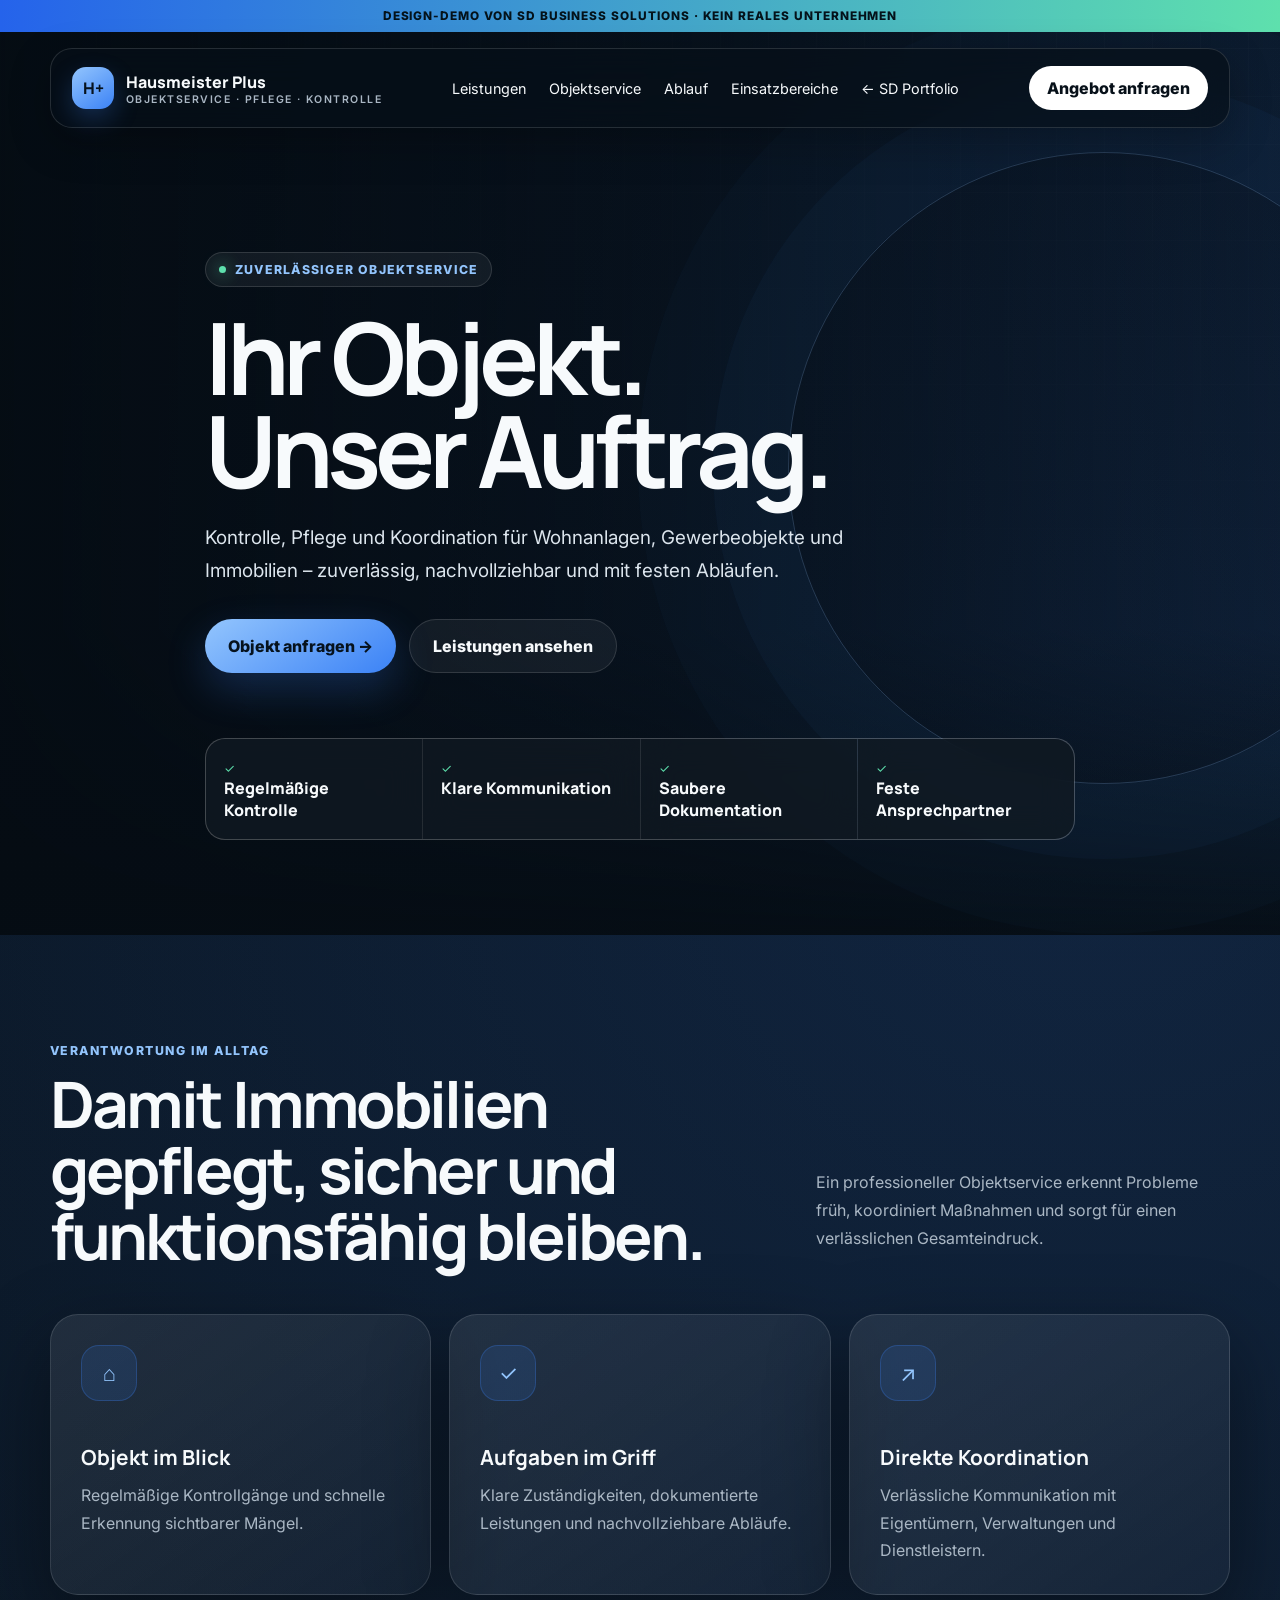
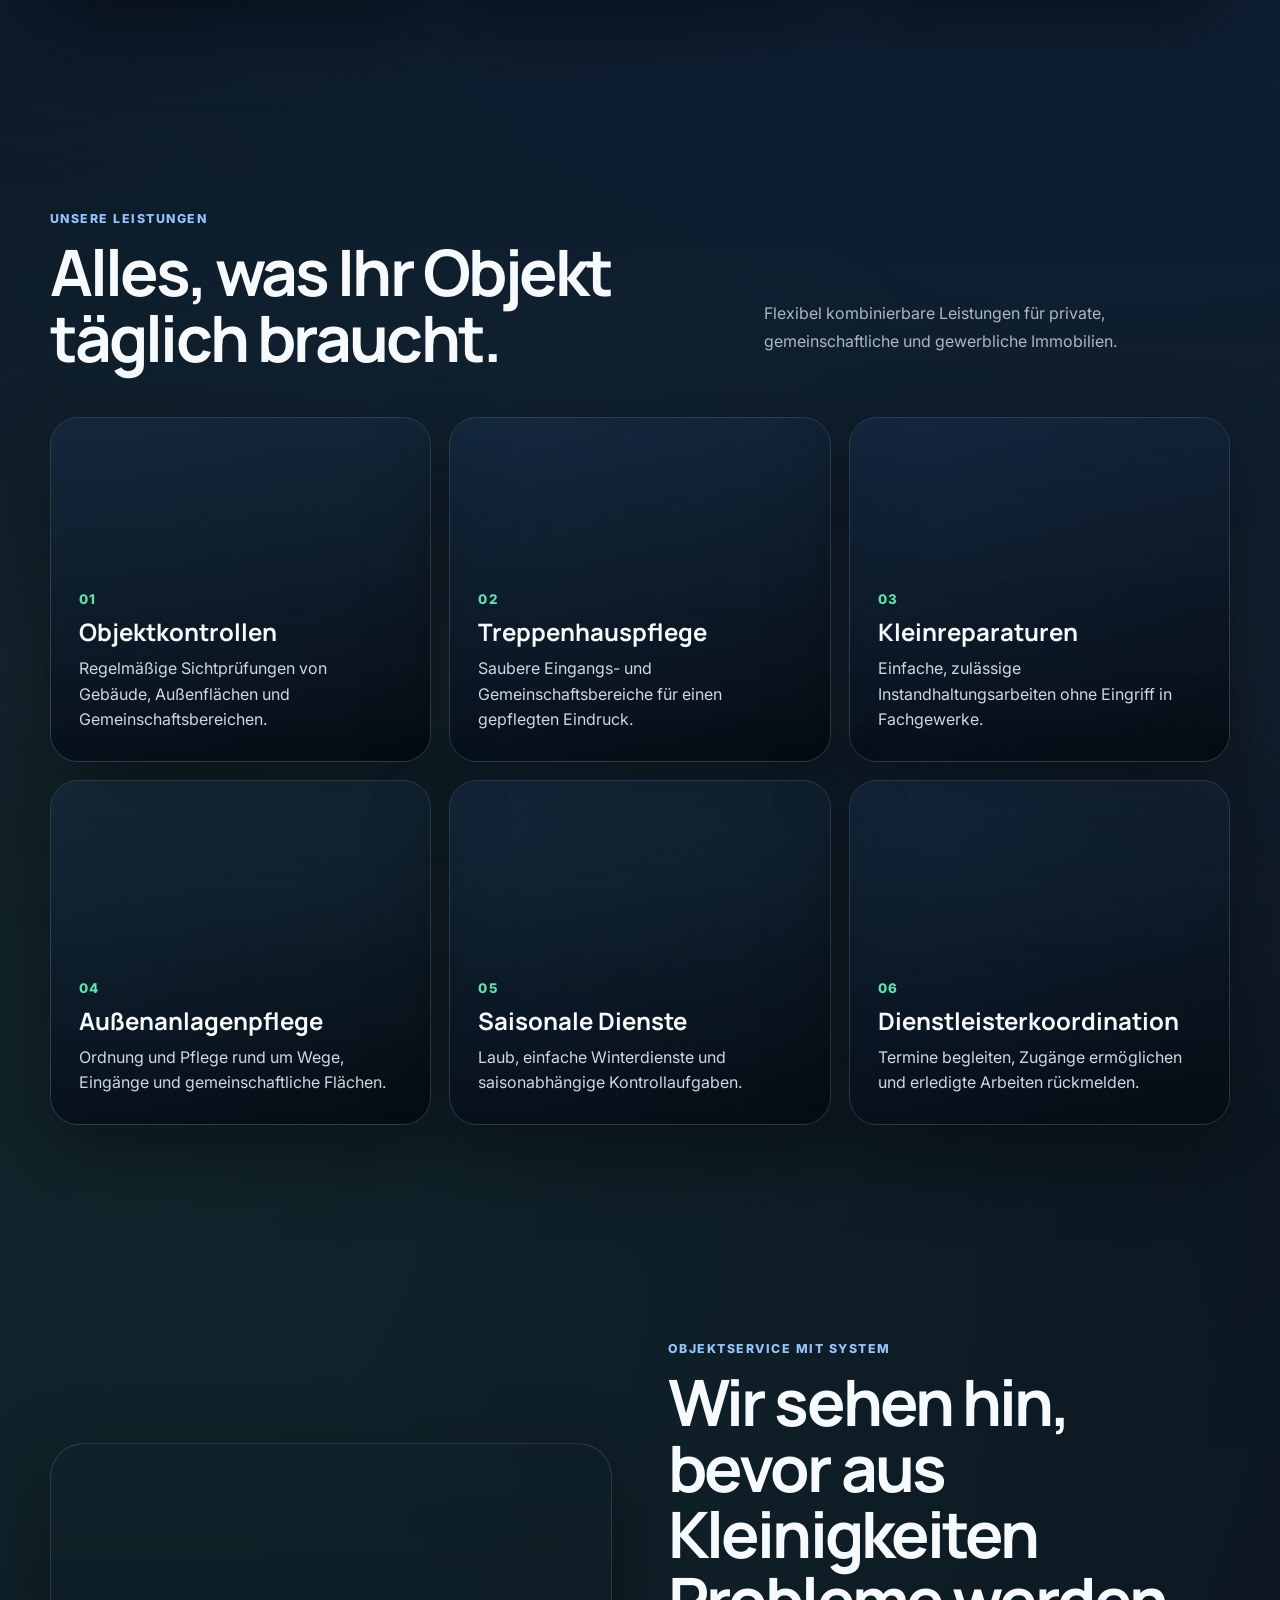
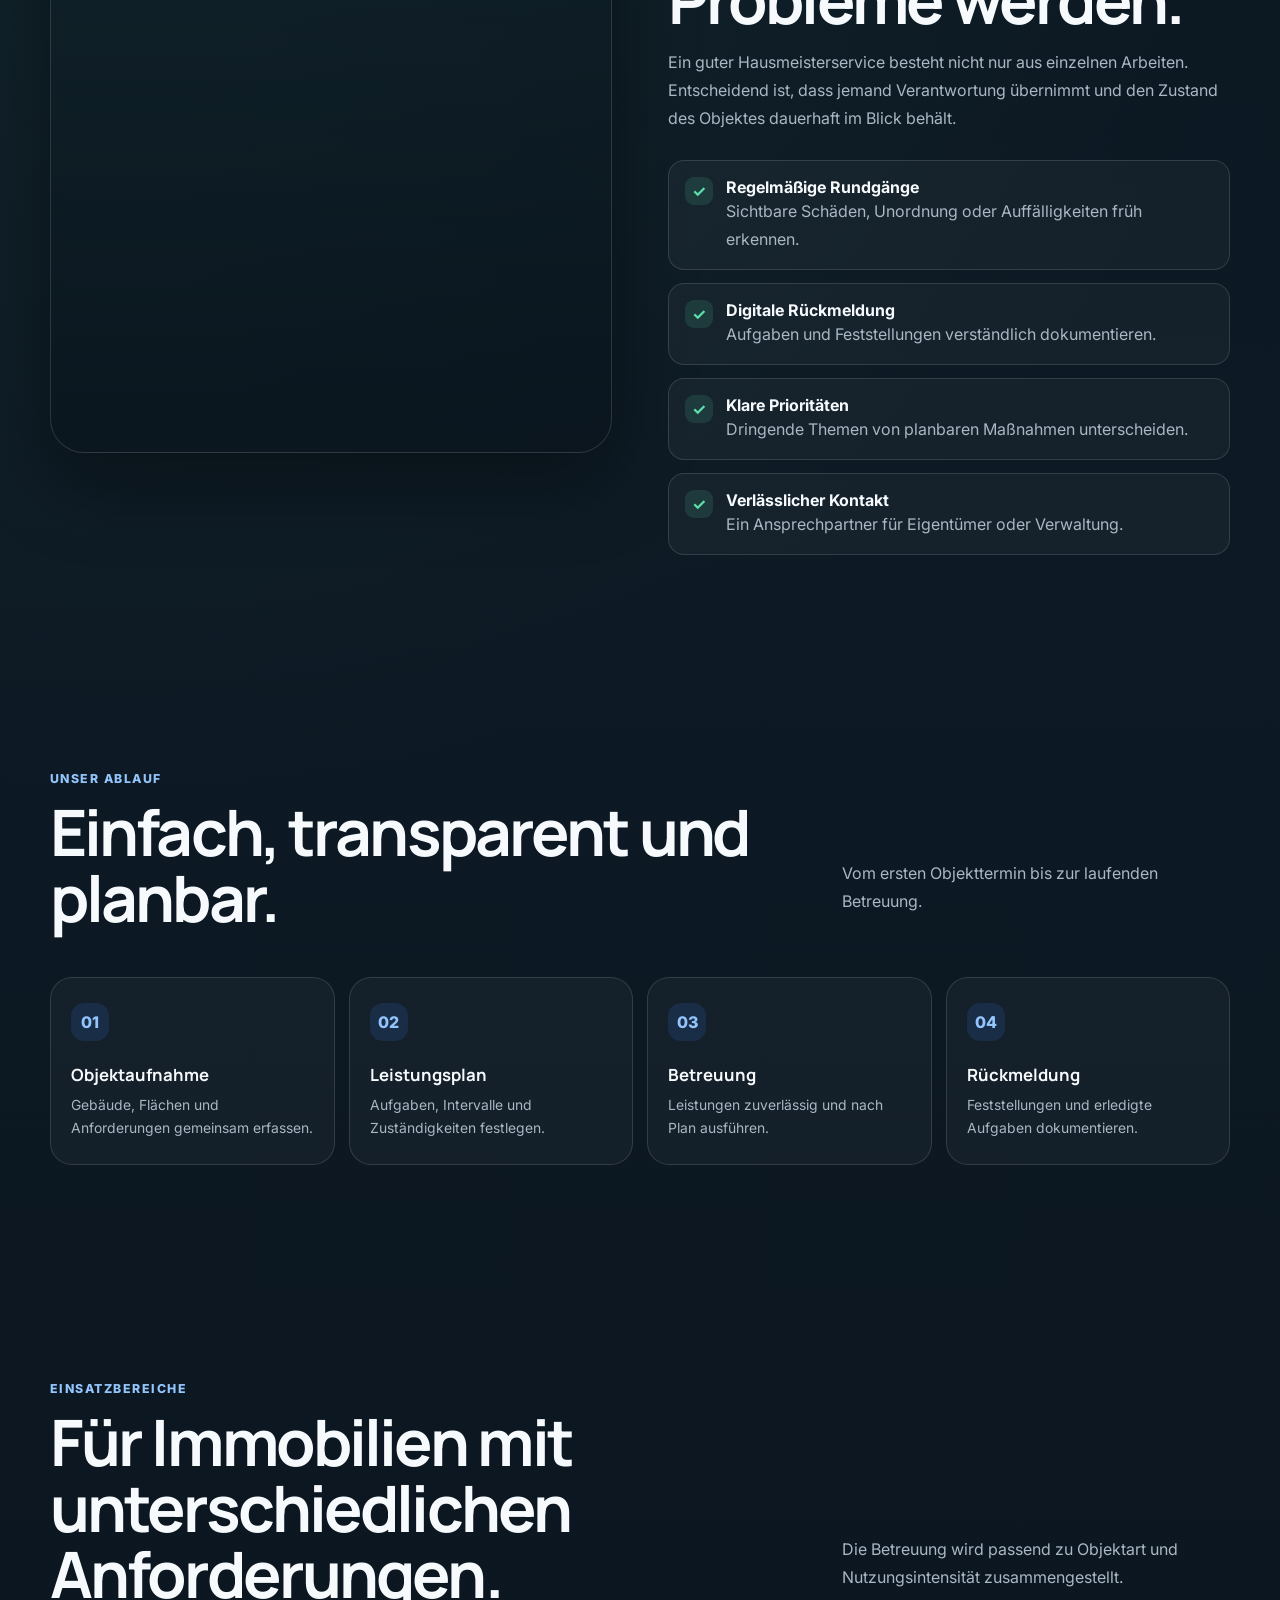
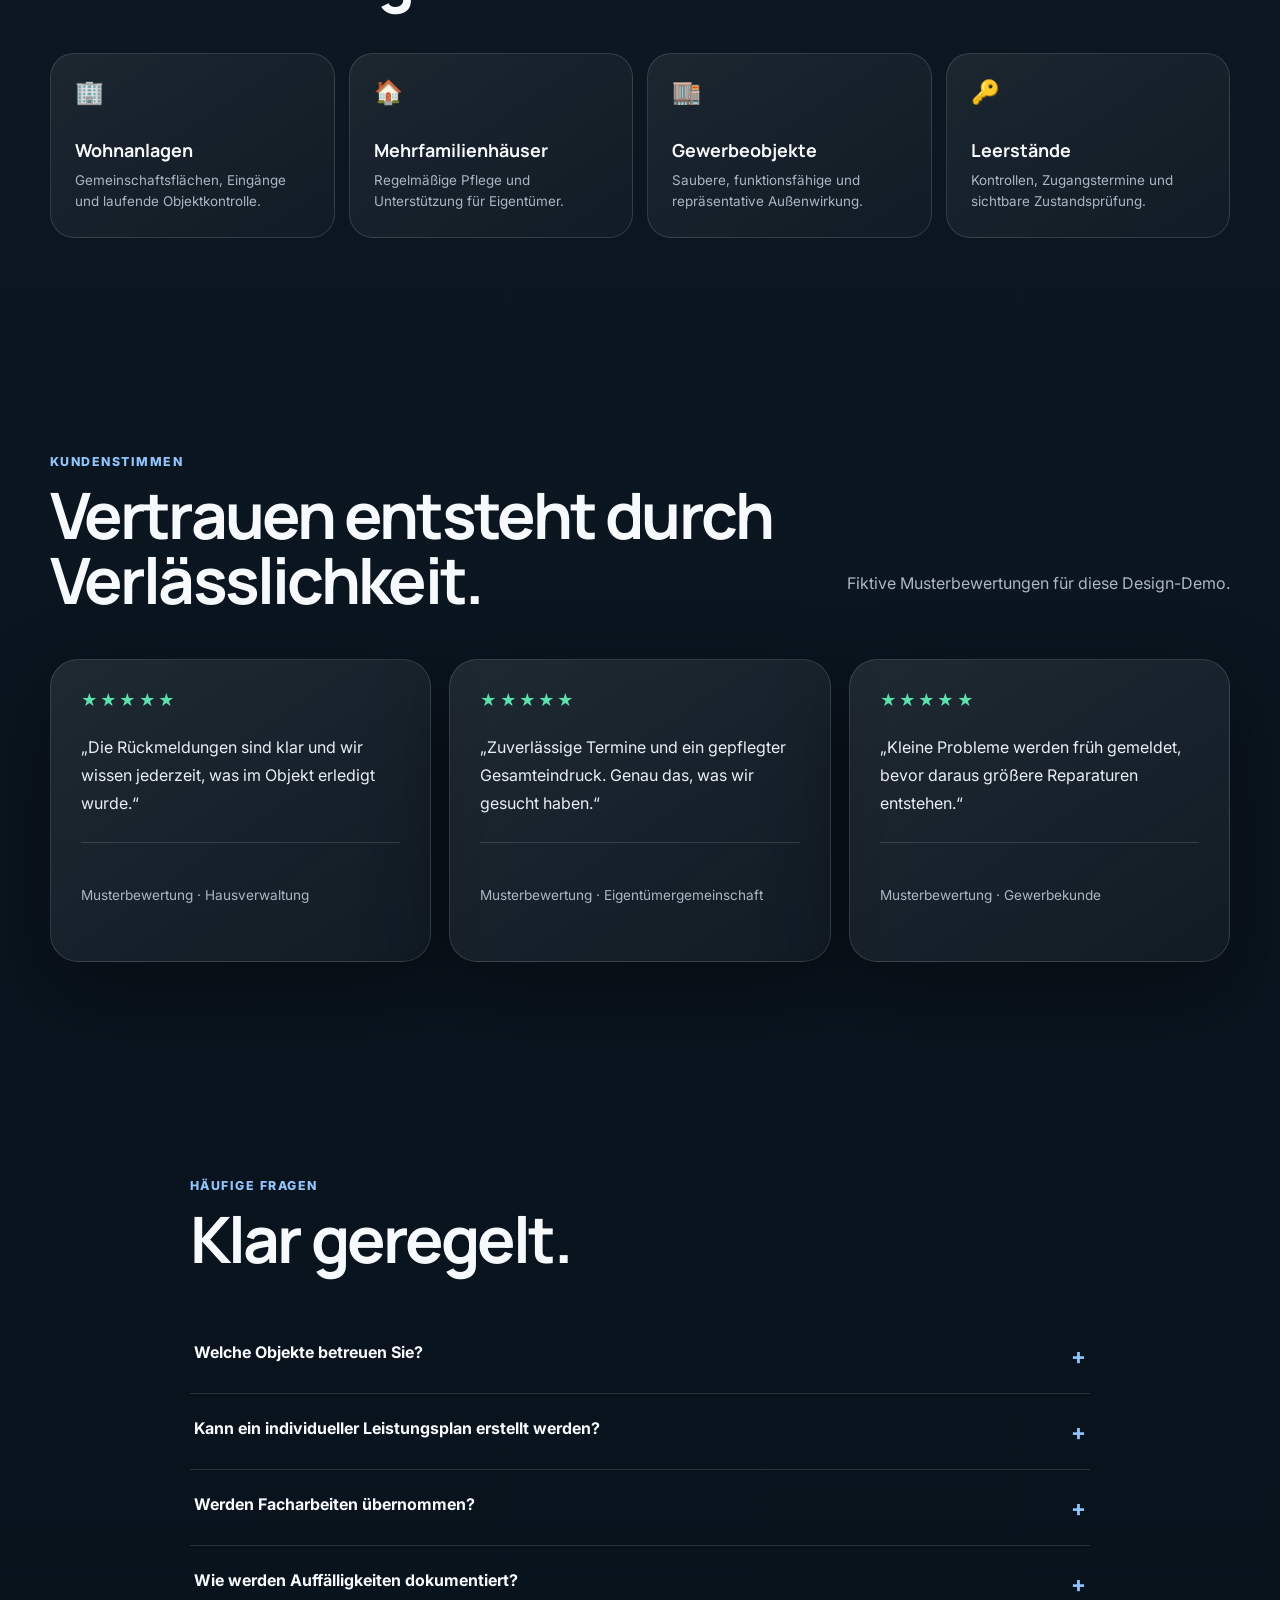
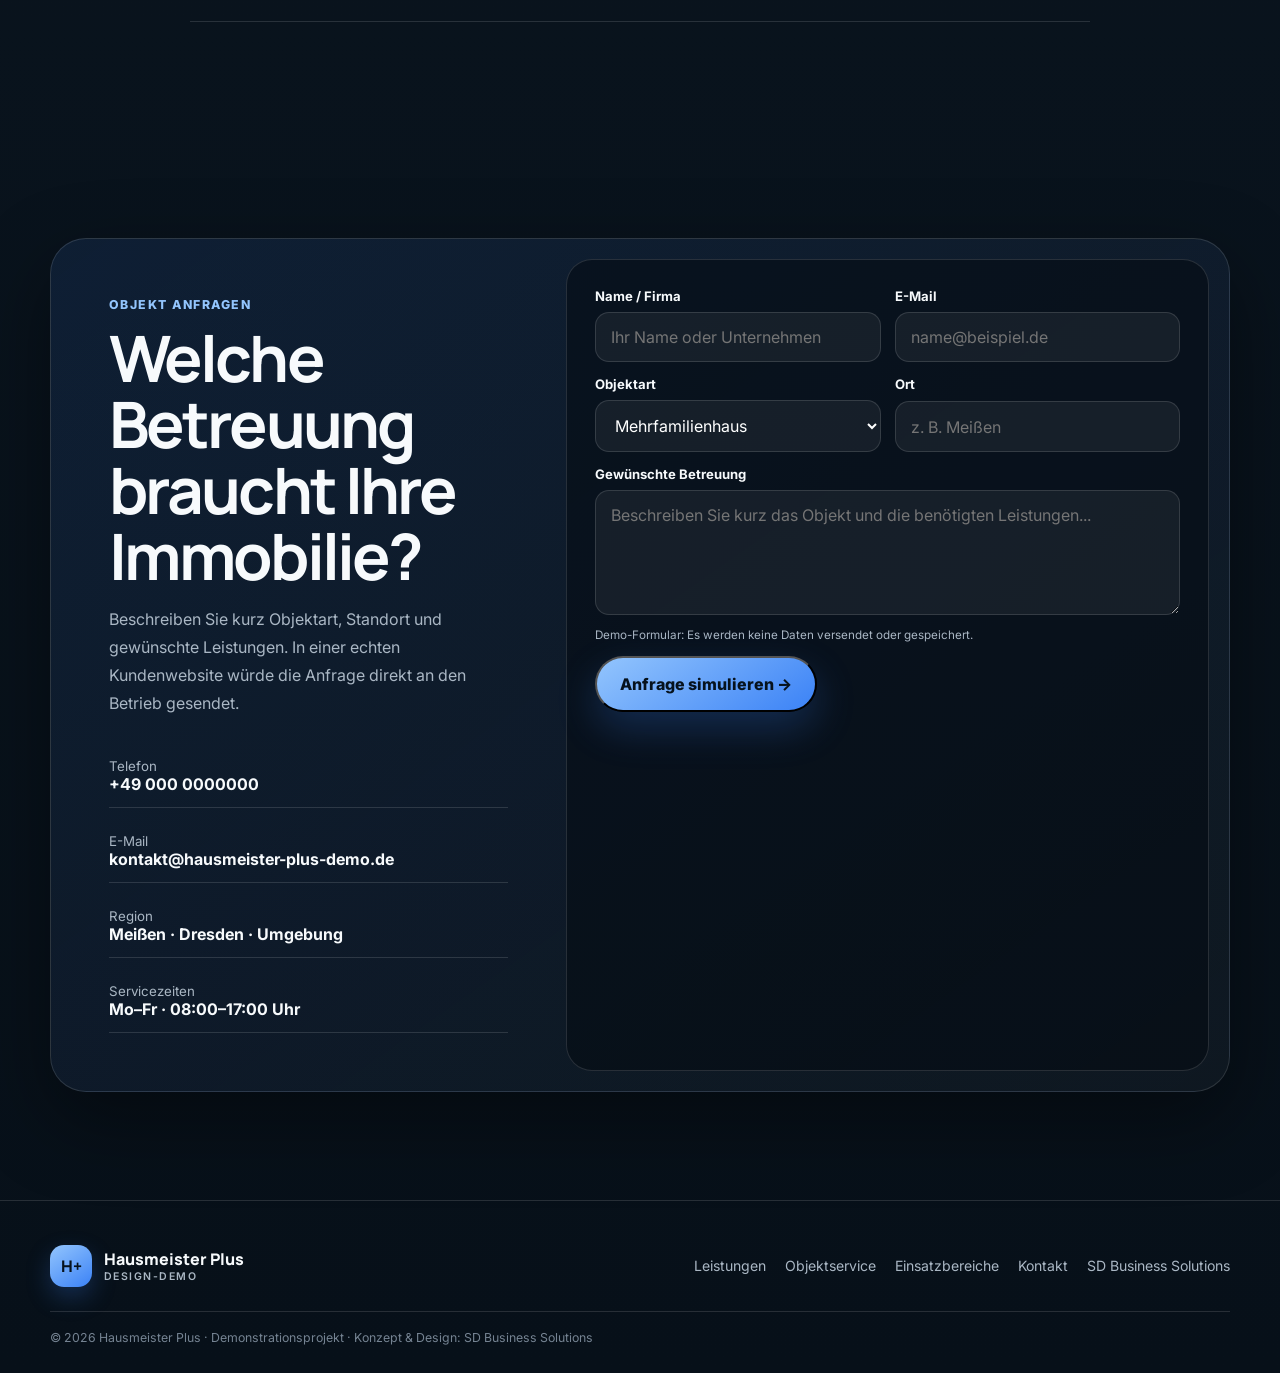
<file: demos/hausmeister-plus.html>
<!DOCTYPE html>
<html lang="de">
<head>
  <meta charset="UTF-8">
  <meta name="viewport" content="width=device-width, initial-scale=1.0">
  <meta name="description" content="Hausmeister Plus – zuverlässiger Objektservice, Pflege, Kontrolle und Koordination. Demo von SD Business Solutions.">
  <title>Hausmeister Plus | Ihr Objekt. Unser Auftrag.</title>
  <link rel="preconnect" href="https://fonts.googleapis.com">
  <link rel="preconnect" href="https://fonts.gstatic.com" crossorigin>
  <link href="https://fonts.googleapis.com/css2?family=Inter:wght@400;500;600;700;800&family=Manrope:wght@700;800&display=swap" rel="stylesheet">
  <style>
    :root{
      --bg:#071019;
      --bg2:#0d1924;
      --surface:rgba(255,255,255,.065);
      --line:rgba(255,255,255,.13);
      --text:#f7fafc;
      --muted:#aab7c4;
      --blue:#3b82f6;
      --blue2:#93c5fd;
      --green:#5ee0ad;
      --steel:#718096;
      --shadow:0 28px 80px rgba(0,0,0,.4);
      --radius:28px;
    }
    *{box-sizing:border-box}
    html{scroll-behavior:smooth}
    body{
      margin:0;font-family:Inter,sans-serif;color:var(--text);
      background:
        radial-gradient(circle at 86% 10%,rgba(59,130,246,.17),transparent 28%),
        radial-gradient(circle at 10% 36%,rgba(94,224,173,.07),transparent 24%),
        linear-gradient(180deg,#071019,#0d1924 48%,#071019);
      overflow-x:hidden;
    }
    body::before{
      content:"";position:fixed;inset:0;pointer-events:none;z-index:-1;
      background-image:
        linear-gradient(rgba(255,255,255,.02) 1px,transparent 1px),
        linear-gradient(90deg,rgba(255,255,255,.02) 1px,transparent 1px);
      background-size:48px 48px;
      mask-image:linear-gradient(to bottom,black,transparent 88%);
    }
    a{color:inherit;text-decoration:none}
    button,input,textarea,select{font:inherit}
    .container{width:min(1180px,calc(100% - 40px));margin:auto}
    .demo-bar{
      padding:9px 15px;text-align:center;
      background:linear-gradient(90deg,#2563eb,#5ee0ad);
      color:#04121a;font-weight:800;font-size:.74rem;letter-spacing:.08em;text-transform:uppercase;
    }
    .nav{position:absolute;top:48px;left:0;right:0;z-index:20}
    .nav-inner{
      display:flex;align-items:center;justify-content:space-between;
      padding:17px 21px;border:1px solid var(--line);border-radius:22px;
      background:rgba(7,16,25,.68);backdrop-filter:blur(18px);box-shadow:0 14px 40px rgba(0,0,0,.25)
    }
    .brand{display:flex;align-items:center;gap:12px;font:800 1rem Manrope}
    .mark{
      width:42px;height:42px;border-radius:14px;display:grid;place-items:center;
      background:linear-gradient(145deg,var(--blue2),var(--blue));color:#06121d;
      box-shadow:0 10px 25px rgba(59,130,246,.25)
    }
    .brand small{display:block;color:var(--muted);font:600 .66rem Inter;letter-spacing:.14em;text-transform:uppercase}
    .nav-links{display:flex;align-items:center;gap:23px;font-size:.9rem}
    .nav-links a:hover{color:var(--blue2)}
    .nav-cta,.btn{
      display:inline-flex;align-items:center;justify-content:center;gap:9px;
      border-radius:999px;font-weight:800;transition:.25s ease
    }
    .nav-cta{padding:12px 18px;background:white;color:#071019}
    .menu-btn{display:none;border:0;background:none;color:white;font-size:1.5rem}
    .hero{
      min-height:100svh;display:flex;align-items:end;position:relative;overflow:hidden;
      background:
        linear-gradient(90deg,rgba(5,12,19,.96),rgba(5,12,19,.69) 52%,rgba(5,12,19,.18)),
        linear-gradient(0deg,var(--bg),transparent 34%),
        url("https://images.unsplash.com/photo-1486406146926-c627a92ad1ab?auto=format&fit=crop&w=2200&q=88") center/cover;
    }
    .hero::after{
      content:"";position:absolute;right:-140px;top:120px;width:630px;height:630px;border-radius:50%;
      border:1px solid rgba(147,197,253,.22);
      box-shadow:0 0 0 75px rgba(59,130,246,.035),0 0 0 150px rgba(59,130,246,.02)
    }
    .hero-content{position:relative;z-index:2;padding:220px 0 95px;max-width:870px}
    .eyebrow{
      display:inline-flex;align-items:center;gap:9px;padding:9px 13px;
      border:1px solid var(--line);border-radius:999px;background:rgba(255,255,255,.055);
      color:var(--blue2);font-size:.77rem;font-weight:800;letter-spacing:.1em;text-transform:uppercase
    }
    .eyebrow::before{content:"";width:7px;height:7px;border-radius:50%;background:var(--green);box-shadow:0 0 16px var(--green)}
    h1,h2,h3{margin:0;font-family:Manrope,sans-serif}
    h1{font-size:clamp(3.7rem,7.8vw,7.2rem);line-height:.93;letter-spacing:-.06em;margin:24px 0}
    .hero p{max-width:690px;font-size:1.18rem;line-height:1.75;color:#dce5ed}
    .actions{display:flex;gap:13px;flex-wrap:wrap;margin-top:32px}
    .btn{padding:16px 23px}
    .primary{background:linear-gradient(145deg,var(--blue2),var(--blue));color:#06121d;box-shadow:0 16px 40px rgba(59,130,246,.24)}
    .secondary{border:1px solid var(--line);background:rgba(255,255,255,.055)}
    .btn:hover{transform:translateY(-3px)}
    .trustbar{
      display:grid;grid-template-columns:repeat(4,1fr);margin-top:65px;
      border:1px solid var(--line);border-radius:20px;overflow:hidden;background:var(--line);gap:1px
    }
    .trustitem{padding:18px;background:rgba(7,16,25,.76);backdrop-filter:blur(16px)}
    .trustitem strong{display:block;font:800 1rem Manrope}
    .trustitem span{color:var(--green);font-size:.78rem}
    section{padding:108px 0}
    .section-head{display:flex;justify-content:space-between;gap:32px;align-items:end;margin-bottom:46px}
    .section-head>div{max-width:760px}
    .kicker{color:var(--blue2);font-size:.77rem;font-weight:800;letter-spacing:.12em;text-transform:uppercase;margin-bottom:13px}
    h2{font-size:clamp(2.4rem,5vw,4.6rem);line-height:1.03;letter-spacing:-.045em}
    .section-head p,.copy{color:var(--muted);line-height:1.75}
    .grid3{display:grid;grid-template-columns:repeat(3,1fr);gap:18px}
    .card{
      padding:30px;border:1px solid var(--line);border-radius:var(--radius);
      background:linear-gradient(145deg,rgba(255,255,255,.085),rgba(255,255,255,.03));
      box-shadow:var(--shadow);transition:.3s ease
    }
    .card:hover{transform:translateY(-7px);border-color:rgba(147,197,253,.38)}
    .icon{
      width:56px;height:56px;border-radius:18px;display:grid;place-items:center;
      background:rgba(59,130,246,.13);border:1px solid rgba(59,130,246,.27);
      margin-bottom:42px;font-size:1.35rem;color:var(--blue2)
    }
    .card h3{font-size:1.3rem;margin-bottom:11px}
    .card p{color:var(--muted);line-height:1.7;margin:0}
    .services{background:linear-gradient(180deg,transparent,rgba(255,255,255,.025),transparent)}
    .service-card{
      min-height:345px;position:relative;overflow:hidden;border-radius:var(--radius);padding:28px;
      display:flex;flex-direction:column;justify-content:flex-end;border:1px solid var(--line);
      isolation:isolate;box-shadow:var(--shadow)
    }
    .service-card::before{
      content:"";position:absolute;inset:0;z-index:-2;
      background:linear-gradient(0deg,rgba(5,12,19,.97),rgba(5,12,19,.08)),var(--img) center/cover;
      transition:.7s ease
    }
    .service-card::after{content:"";position:absolute;inset:0;z-index:-1;background:linear-gradient(145deg,rgba(59,130,246,.09),transparent)}
    .service-card:hover::before{transform:scale(1.07)}
    .service-card small{color:var(--green);font-weight:800;letter-spacing:.1em}
    .service-card h3{font-size:1.5rem;margin:8px 0}
    .service-card p{color:#cdd8e2;line-height:1.6;margin:0}
    .object-grid{display:grid;grid-template-columns:1fr 1fr;gap:56px;align-items:center}
    .object-photo{
      min-height:610px;border:1px solid var(--line);border-radius:34px;
      background:linear-gradient(0deg,rgba(5,12,19,.35),transparent),
      url("https://images.unsplash.com/photo-1560518883-ce09059eeffa?auto=format&fit=crop&w=1500&q=88") center/cover;
      box-shadow:var(--shadow)
    }
    .checklist{display:grid;gap:13px;margin-top:28px}
    .check{
      display:flex;align-items:flex-start;gap:13px;padding:16px;border:1px solid var(--line);
      border-radius:16px;background:rgba(255,255,255,.035)
    }
    .check b{
      width:28px;height:28px;flex:0 0 28px;border-radius:9px;display:grid;place-items:center;
      background:rgba(94,224,173,.13);color:var(--green)
    }
    .process{display:grid;grid-template-columns:repeat(4,1fr);gap:14px}
    .step{padding:25px 20px;border:1px solid var(--line);border-radius:22px;background:rgba(255,255,255,.035)}
    .step-number{
      width:38px;height:38px;border-radius:13px;display:grid;place-items:center;
      background:rgba(59,130,246,.14);color:var(--blue2);font-weight:800;margin-bottom:22px
    }
    .step h3{font-size:1.05rem;margin-bottom:8px}
    .step p{margin:0;color:var(--muted);font-size:.87rem;line-height:1.6}
    .areas{display:grid;grid-template-columns:repeat(4,1fr);gap:14px}
    .area{
      min-height:185px;padding:24px;border:1px solid var(--line);border-radius:24px;
      background:linear-gradient(145deg,rgba(255,255,255,.07),rgba(255,255,255,.025));
      display:flex;flex-direction:column;justify-content:space-between
    }
    .area span{font-size:1.45rem}
    .area h3{font-size:1.12rem}
    .area p{margin:8px 0 0;color:var(--muted);font-size:.84rem;line-height:1.6}
    .reviews .stars{color:var(--green);letter-spacing:.14em;margin-bottom:23px}
    .reviews blockquote{margin:0 0 25px;line-height:1.75;color:#e9f0f5}
    .reviews footer{color:var(--muted);font-size:.85rem}
    .faq{max-width:900px;margin:auto}
    details{border-bottom:1px solid var(--line)}
    summary{cursor:pointer;list-style:none;padding:24px 4px;font-weight:700;display:flex;justify-content:space-between}
    summary::-webkit-details-marker{display:none}
    summary::after{content:"+";color:var(--blue2);font-size:1.4rem}
    details[open] summary::after{content:"–"}
    details p{color:var(--muted);line-height:1.75;margin:0;padding:0 4px 24px}
    .contact-shell{
      display:grid;grid-template-columns:.85fr 1.15fr;gap:20px;padding:20px;
      border:1px solid var(--line);border-radius:36px;
      background:linear-gradient(145deg,rgba(59,130,246,.11),rgba(255,255,255,.03));
      box-shadow:var(--shadow)
    }
    .contact-copy{padding:38px}
    .contact-copy p{color:var(--muted);line-height:1.75}
    .contact-data{display:grid;gap:12px;margin-top:28px}
    .contact-data div{padding:13px 0;border-bottom:1px solid var(--line)}
    .contact-data small{display:block;color:var(--muted)}
    form{background:rgba(5,12,19,.56);border:1px solid var(--line);border-radius:26px;padding:28px}
    .form-grid{display:grid;grid-template-columns:1fr 1fr;gap:14px}
    .field{display:grid;gap:8px}
    .field.full{grid-column:1/-1}
    label{font-size:.82rem;font-weight:700}
    input,select,textarea{
      width:100%;border:1px solid var(--line);border-radius:14px;
      background:rgba(255,255,255,.06);color:white;padding:14px 15px;outline:none
    }
    select option{color:#111}
    textarea{min-height:125px;resize:vertical}
    input:focus,select:focus,textarea:focus{border-color:var(--blue)}
    .note{color:var(--muted);font-size:.73rem;line-height:1.5}
    .success{display:none;margin-top:13px;padding:13px;border-radius:12px;background:rgba(94,224,173,.13);color:var(--green)}
    footer{padding:44px 0 28px;border-top:1px solid var(--line)}
    .footer-top{display:flex;justify-content:space-between;align-items:center;gap:28px}
    .footer-links{display:flex;gap:19px;color:var(--muted);font-size:.88rem}
    .footer-bottom{margin-top:24px;padding-top:18px;border-top:1px solid var(--line);color:#758392;font-size:.77rem}
    .reveal{opacity:0;transform:translateY(24px);transition:.7s ease}
    .reveal.visible{opacity:1;transform:none}
    @media(max-width:920px){
      .nav-links{display:none;position:absolute;top:82px;left:20px;right:20px;padding:22px;background:#0b1721;border:1px solid var(--line);border-radius:20px;flex-direction:column;align-items:flex-start}
      .nav-links.open{display:flex}
      .menu-btn{display:block}.nav-cta{display:none}
      .grid3{grid-template-columns:1fr 1fr}
      .object-grid,.contact-shell{grid-template-columns:1fr}
      .process,.areas{grid-template-columns:1fr 1fr}
    }
    @media(max-width:640px){
      .container{width:min(100% - 24px,1180px)}
      .demo-bar{font-size:.65rem}.nav{top:51px}.nav-inner{padding:13px 14px}
      .hero-content{padding:188px 0 68px}h1{font-size:3.45rem}
      .trustbar{grid-template-columns:1fr 1fr}
      section{padding:78px 0}.section-head{display:block}
      .grid3,.process,.areas{grid-template-columns:1fr}
      .form-grid{grid-template-columns:1fr}.field.full{grid-column:auto}
      .footer-top{flex-direction:column;align-items:flex-start}
    }
  </style>
</head>
<body>
  <div class="demo-bar">Design-Demo von SD Business Solutions · Kein reales Unternehmen</div>

  <nav class="nav">
    <div class="container nav-inner">
      <a class="brand" href="#top">
        <span class="mark">H+</span>
        <span>Hausmeister Plus<small>Objektservice · Pflege · Kontrolle</small></span>
      </a>
      <button class="menu-btn" aria-label="Menü öffnen">☰</button>
      <div class="nav-links">
        <a href="#leistungen">Leistungen</a>
        <a href="#objekte">Objektservice</a>
        <a href="#ablauf">Ablauf</a>
        <a href="#bereiche">Einsatzbereiche</a>
        <a href="../business-solutions.html">← SD Portfolio</a>
      </div>
      <a class="nav-cta" href="#kontakt">Angebot anfragen</a>
    </div>
  </nav>

  <header class="hero" id="top">
    <div class="container hero-content">
      <span class="eyebrow">Zuverlässiger Objektservice</span>
      <h1>Ihr Objekt.<br>Unser Auftrag.</h1>
      <p>Kontrolle, Pflege und Koordination für Wohnanlagen, Gewerbeobjekte und Immobilien – zuverlässig, nachvollziehbar und mit festen Abläufen.</p>
      <div class="actions">
        <a class="btn primary" href="#kontakt">Objekt anfragen →</a>
        <a class="btn secondary" href="#leistungen">Leistungen ansehen</a>
      </div>
      <div class="trustbar">
        <div class="trustitem"><span>✓</span><strong>Regelmäßige Kontrolle</strong></div>
        <div class="trustitem"><span>✓</span><strong>Klare Kommunikation</strong></div>
        <div class="trustitem"><span>✓</span><strong>Saubere Dokumentation</strong></div>
        <div class="trustitem"><span>✓</span><strong>Feste Ansprechpartner</strong></div>
      </div>
    </div>
  </header>

  <main>
    <section>
      <div class="container">
        <div class="section-head reveal">
          <div><div class="kicker">Verantwortung im Alltag</div><h2>Damit Immobilien gepflegt, sicher und funktionsfähig bleiben.</h2></div>
          <p>Ein professioneller Objektservice erkennt Probleme früh, koordiniert Maßnahmen und sorgt für einen verlässlichen Gesamteindruck.</p>
        </div>
        <div class="grid3">
          <article class="card reveal"><div class="icon">⌂</div><h3>Objekt im Blick</h3><p>Regelmäßige Kontrollgänge und schnelle Erkennung sichtbarer Mängel.</p></article>
          <article class="card reveal"><div class="icon">✓</div><h3>Aufgaben im Griff</h3><p>Klare Zuständigkeiten, dokumentierte Leistungen und nachvollziehbare Abläufe.</p></article>
          <article class="card reveal"><div class="icon">↗</div><h3>Direkte Koordination</h3><p>Verlässliche Kommunikation mit Eigentümern, Verwaltungen und Dienstleistern.</p></article>
        </div>
      </div>
    </section>

    <section class="services" id="leistungen">
      <div class="container">
        <div class="section-head reveal">
          <div><div class="kicker">Unsere Leistungen</div><h2>Alles, was Ihr Objekt täglich braucht.</h2></div>
          <p>Flexibel kombinierbare Leistungen für private, gemeinschaftliche und gewerbliche Immobilien.</p>
        </div>
        <div class="grid3">
          <article class="service-card reveal" style="--img:url('https://images.unsplash.com/photo-1560518883-ce09059eeffa?auto=format&fit=crop&w=900&q=84')"><small>01</small><h3>Objektkontrollen</h3><p>Regelmäßige Sichtprüfungen von Gebäude, Außenflächen und Gemeinschaftsbereichen.</p></article>
          <article class="service-card reveal" style="--img:url('https://images.unsplash.com/photo-1527515637462-cff94eecc1ac?auto=format&fit=crop&w=900&q=84')"><small>02</small><h3>Treppenhauspflege</h3><p>Saubere Eingangs- und Gemeinschaftsbereiche für einen gepflegten Eindruck.</p></article>
          <article class="service-card reveal" style="--img:url('https://images.unsplash.com/photo-1558618666-fcd25c85cd64?auto=format&fit=crop&w=900&q=84')"><small>03</small><h3>Kleinreparaturen</h3><p>Einfache, zulässige Instandhaltungsarbeiten ohne Eingriff in Fachgewerke.</p></article>
          <article class="service-card reveal" style="--img:url('https://images.unsplash.com/photo-1416879595882-3373a0480b5b?auto=format&fit=crop&w=900&q=84')"><small>04</small><h3>Außenanlagenpflege</h3><p>Ordnung und Pflege rund um Wege, Eingänge und gemeinschaftliche Flächen.</p></article>
          <article class="service-card reveal" style="--img:url('https://images.unsplash.com/photo-1542601906990-b4d3fb778b09?auto=format&fit=crop&w=900&q=84')"><small>05</small><h3>Saisonale Dienste</h3><p>Laub, einfache Winterdienste und saisonabhängige Kontrollaufgaben.</p></article>
          <article class="service-card reveal" style="--img:url('https://images.unsplash.com/photo-1454165804606-c3d57bc86b40?auto=format&fit=crop&w=900&q=84')"><small>06</small><h3>Dienstleisterkoordination</h3><p>Termine begleiten, Zugänge ermöglichen und erledigte Arbeiten rückmelden.</p></article>
        </div>
      </div>
    </section>

    <section id="objekte">
      <div class="container object-grid">
        <div class="object-photo reveal"></div>
        <div class="reveal">
          <div class="kicker">Objektservice mit System</div>
          <h2>Wir sehen hin, bevor aus Kleinigkeiten Probleme werden.</h2>
          <p class="copy">Ein guter Hausmeisterservice besteht nicht nur aus einzelnen Arbeiten. Entscheidend ist, dass jemand Verantwortung übernimmt und den Zustand des Objektes dauerhaft im Blick behält.</p>
          <div class="checklist">
            <div class="check"><b>✓</b><div><strong>Regelmäßige Rundgänge</strong><br><span class="copy">Sichtbare Schäden, Unordnung oder Auffälligkeiten früh erkennen.</span></div></div>
            <div class="check"><b>✓</b><div><strong>Digitale Rückmeldung</strong><br><span class="copy">Aufgaben und Feststellungen verständlich dokumentieren.</span></div></div>
            <div class="check"><b>✓</b><div><strong>Klare Prioritäten</strong><br><span class="copy">Dringende Themen von planbaren Maßnahmen unterscheiden.</span></div></div>
            <div class="check"><b>✓</b><div><strong>Verlässlicher Kontakt</strong><br><span class="copy">Ein Ansprechpartner für Eigentümer oder Verwaltung.</span></div></div>
          </div>
        </div>
      </div>
    </section>

    <section id="ablauf">
      <div class="container">
        <div class="section-head reveal">
          <div><div class="kicker">Unser Ablauf</div><h2>Einfach, transparent und planbar.</h2></div>
          <p>Vom ersten Objekttermin bis zur laufenden Betreuung.</p>
        </div>
        <div class="process">
          <article class="step reveal"><div class="step-number">01</div><h3>Objektaufnahme</h3><p>Gebäude, Flächen und Anforderungen gemeinsam erfassen.</p></article>
          <article class="step reveal"><div class="step-number">02</div><h3>Leistungsplan</h3><p>Aufgaben, Intervalle und Zuständigkeiten festlegen.</p></article>
          <article class="step reveal"><div class="step-number">03</div><h3>Betreuung</h3><p>Leistungen zuverlässig und nach Plan ausführen.</p></article>
          <article class="step reveal"><div class="step-number">04</div><h3>Rückmeldung</h3><p>Feststellungen und erledigte Aufgaben dokumentieren.</p></article>
        </div>
      </div>
    </section>

    <section id="bereiche">
      <div class="container">
        <div class="section-head reveal">
          <div><div class="kicker">Einsatzbereiche</div><h2>Für Immobilien mit unterschiedlichen Anforderungen.</h2></div>
          <p>Die Betreuung wird passend zu Objektart und Nutzungsintensität zusammengestellt.</p>
        </div>
        <div class="areas">
          <article class="area reveal"><span>🏢</span><div><h3>Wohnanlagen</h3><p>Gemeinschaftsflächen, Eingänge und laufende Objektkontrolle.</p></div></article>
          <article class="area reveal"><span>🏠</span><div><h3>Mehrfamilienhäuser</h3><p>Regelmäßige Pflege und Unterstützung für Eigentümer.</p></div></article>
          <article class="area reveal"><span>🏬</span><div><h3>Gewerbeobjekte</h3><p>Saubere, funktionsfähige und repräsentative Außenwirkung.</p></div></article>
          <article class="area reveal"><span>🔑</span><div><h3>Leerstände</h3><p>Kontrollen, Zugangstermine und sichtbare Zustandsprüfung.</p></div></article>
        </div>
      </div>
    </section>

    <section class="reviews">
      <div class="container">
        <div class="section-head reveal">
          <div><div class="kicker">Kundenstimmen</div><h2>Vertrauen entsteht durch Verlässlichkeit.</h2></div>
          <p>Fiktive Musterbewertungen für diese Design-Demo.</p>
        </div>
        <div class="grid3">
          <article class="card reveal"><div class="stars">★★★★★</div><blockquote>„Die Rückmeldungen sind klar und wir wissen jederzeit, was im Objekt erledigt wurde.“</blockquote><footer>Musterbewertung · Hausverwaltung</footer></article>
          <article class="card reveal"><div class="stars">★★★★★</div><blockquote>„Zuverlässige Termine und ein gepflegter Gesamteindruck. Genau das, was wir gesucht haben.“</blockquote><footer>Musterbewertung · Eigentümergemeinschaft</footer></article>
          <article class="card reveal"><div class="stars">★★★★★</div><blockquote>„Kleine Probleme werden früh gemeldet, bevor daraus größere Reparaturen entstehen.“</blockquote><footer>Musterbewertung · Gewerbekunde</footer></article>
        </div>
      </div>
    </section>

    <section id="faq">
      <div class="container faq">
        <div class="section-head reveal"><div><div class="kicker">Häufige Fragen</div><h2>Klar geregelt.</h2></div></div>
        <details class="reveal"><summary>Welche Objekte betreuen Sie?</summary><p>Diese Demo ist für Wohnanlagen, Mehrfamilienhäuser, Gewerbeobjekte und zeitweise ungenutzte Immobilien konzipiert.</p></details>
        <details class="reveal"><summary>Kann ein individueller Leistungsplan erstellt werden?</summary><p>Ja. Aufgaben und Intervalle werden passend zum Objekt und tatsächlichen Bedarf definiert.</p></details>
        <details class="reveal"><summary>Werden Facharbeiten übernommen?</summary><p>Arbeiten an Elektro-, Sanitär- oder anderen zulassungspflichtigen Anlagen gehören in die Hände entsprechender Fachbetriebe. Der Hausmeisterservice kann die Koordination unterstützen.</p></details>
        <details class="reveal"><summary>Wie werden Auffälligkeiten dokumentiert?</summary><p>In einer echten Kundenlösung können Rückmeldungen per Bericht, E-Mail oder digitalem Objektprotokoll erfolgen.</p></details>
      </div>
    </section>

    <section id="kontakt">
      <div class="container contact-shell reveal">
        <div class="contact-copy">
          <div class="kicker">Objekt anfragen</div>
          <h2>Welche Betreuung braucht Ihre Immobilie?</h2>
          <p>Beschreiben Sie kurz Objektart, Standort und gewünschte Leistungen. In einer echten Kundenwebsite würde die Anfrage direkt an den Betrieb gesendet.</p>
          <div class="contact-data">
            <div><small>Telefon</small><strong>+49 000 0000000</strong></div>
            <div><small>E-Mail</small><strong>kontakt@hausmeister-plus-demo.de</strong></div>
            <div><small>Region</small><strong>Meißen · Dresden · Umgebung</strong></div>
            <div><small>Servicezeiten</small><strong>Mo–Fr · 08:00–17:00 Uhr</strong></div>
          </div>
        </div>
        <form id="demoForm">
          <div class="form-grid">
            <div class="field"><label for="name">Name / Firma</label><input id="name" required placeholder="Ihr Name oder Unternehmen"></div>
            <div class="field"><label for="email">E-Mail</label><input id="email" type="email" required placeholder="name@beispiel.de"></div>
            <div class="field"><label for="type">Objektart</label><select id="type"><option>Mehrfamilienhaus</option><option>Wohnanlage</option><option>Gewerbeobjekt</option><option>Leerstand</option><option>Andere Immobilie</option></select></div>
            <div class="field"><label for="place">Ort</label><input id="place" placeholder="z. B. Meißen"></div>
            <div class="field full"><label for="message">Gewünschte Betreuung</label><textarea id="message" required placeholder="Beschreiben Sie kurz das Objekt und die benötigten Leistungen..."></textarea></div>
          </div>
          <p class="note">Demo-Formular: Es werden keine Daten versendet oder gespeichert.</p>
          <button class="btn primary" type="submit">Anfrage simulieren →</button>
          <div class="success" id="success">Vielen Dank. Dies war eine Demo – die Anfrage wurde nicht versendet.</div>
        </form>
      </div>
    </section>
  </main>

  <footer>
    <div class="container">
      <div class="footer-top">
        <a class="brand" href="#top"><span class="mark">H+</span><span>Hausmeister Plus<small>Design-Demo</small></span></a>
        <div class="footer-links">
          <a href="#leistungen">Leistungen</a>
          <a href="#objekte">Objektservice</a>
          <a href="#bereiche">Einsatzbereiche</a>
          <a href="#kontakt">Kontakt</a>
          <a href="../business-solutions.html">SD Business Solutions</a>
        </div>
      </div>
      <div class="footer-bottom">© 2026 Hausmeister Plus · Demonstrationsprojekt · Konzept & Design: SD Business Solutions</div>
    </div>
  </footer>

  <script>
    const menuBtn=document.querySelector('.menu-btn');
    const navLinks=document.querySelector('.nav-links');
    menuBtn.addEventListener('click',()=>navLinks.classList.toggle('open'));
    navLinks.querySelectorAll('a').forEach(a=>a.addEventListener('click',()=>navLinks.classList.remove('open')));

    const observer=new IntersectionObserver(entries=>{
      entries.forEach(entry=>{
        if(entry.isIntersecting){
          entry.target.classList.add('visible');
          observer.unobserve(entry.target);
        }
      });
    },{threshold:.12});
    document.querySelectorAll('.reveal').forEach(el=>observer.observe(el));

    document.getElementById('demoForm').addEventListener('submit',e=>{
      e.preventDefault();
      document.getElementById('success').style.display='block';
    });
  </script>
</body>
</html>
</file>
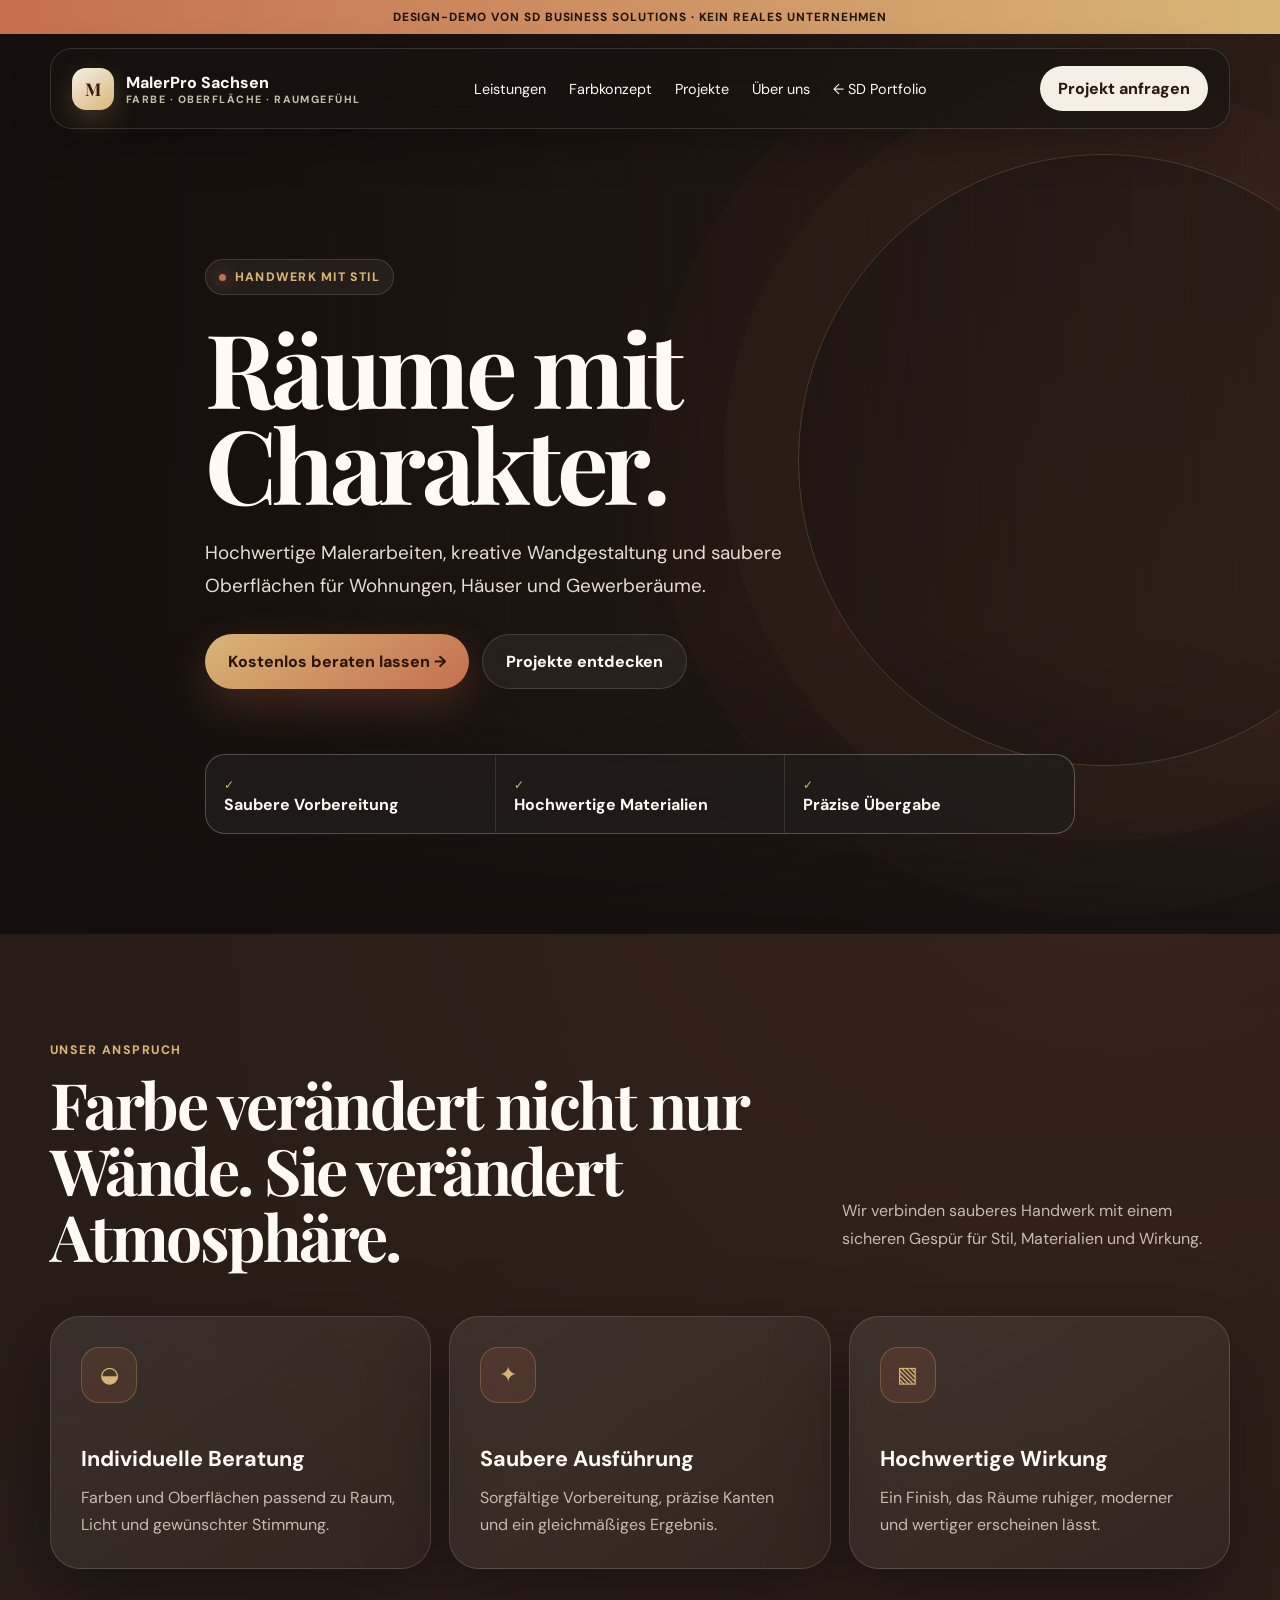
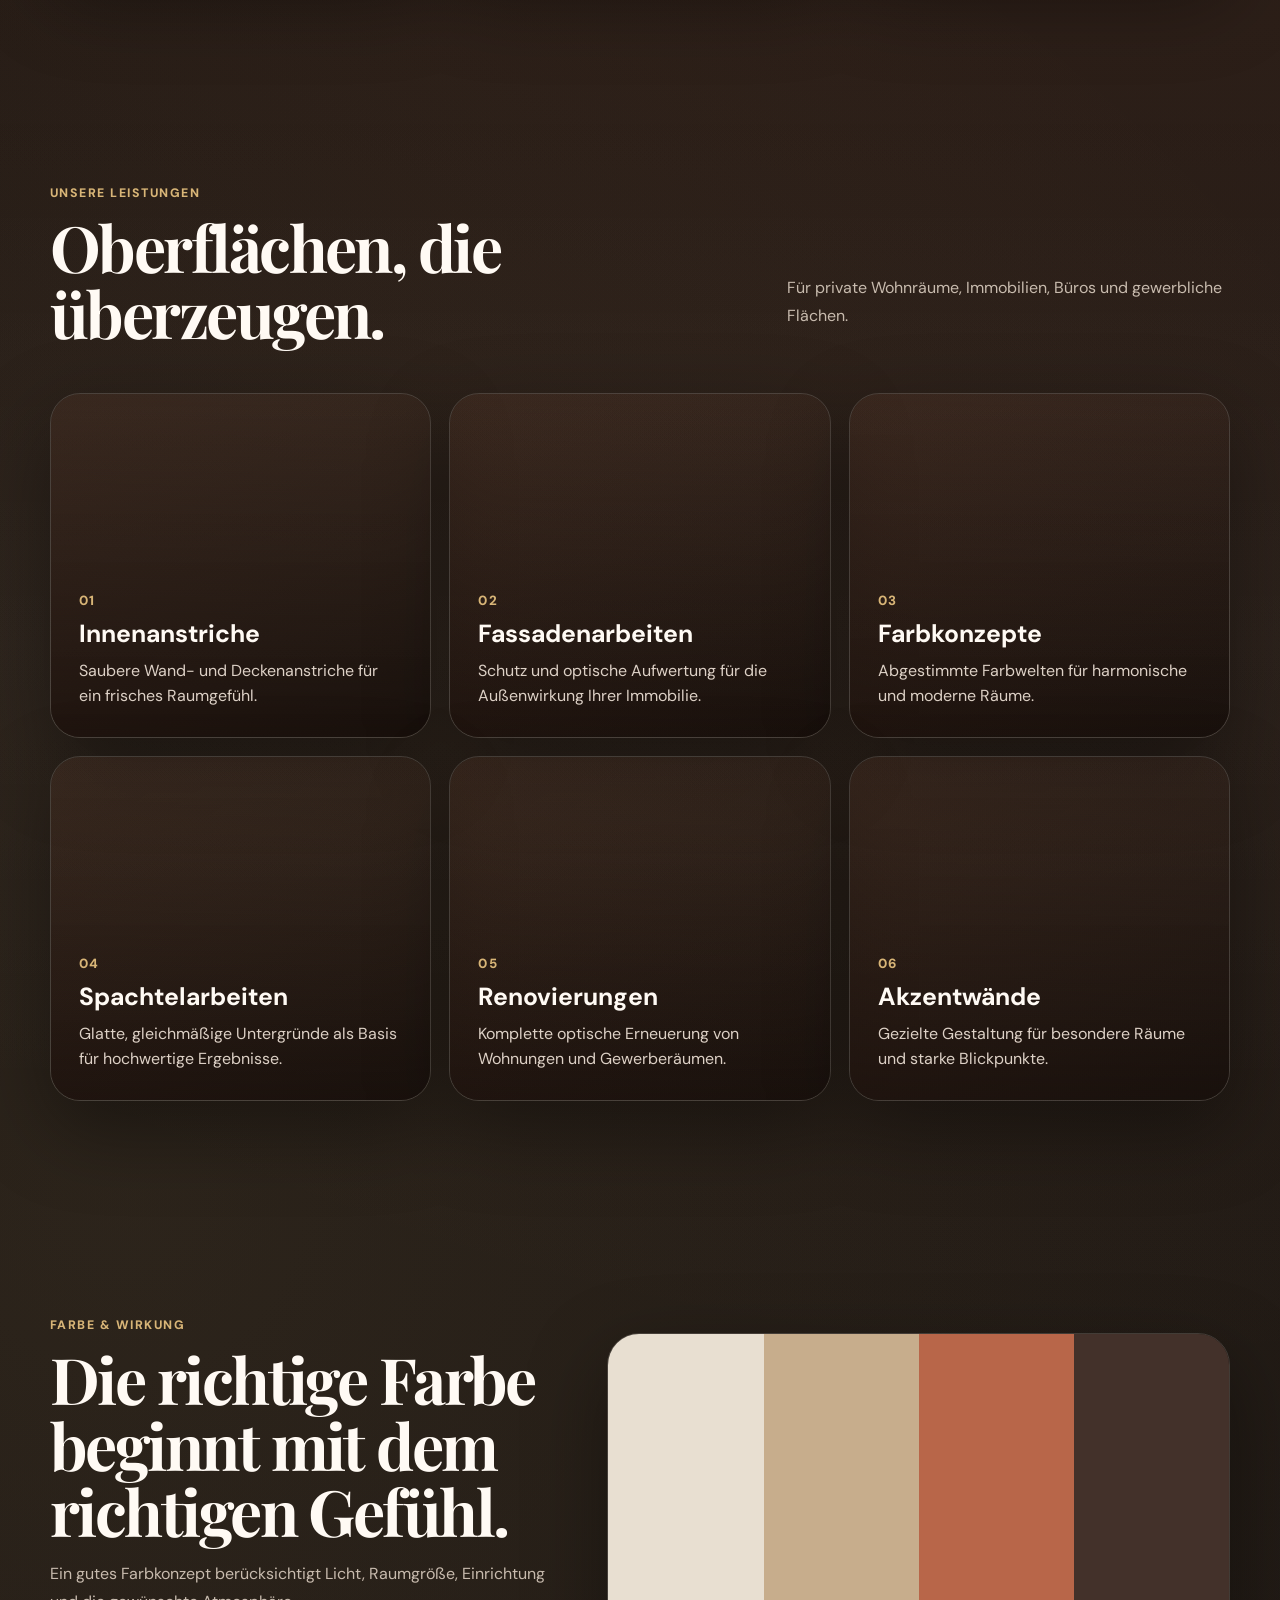
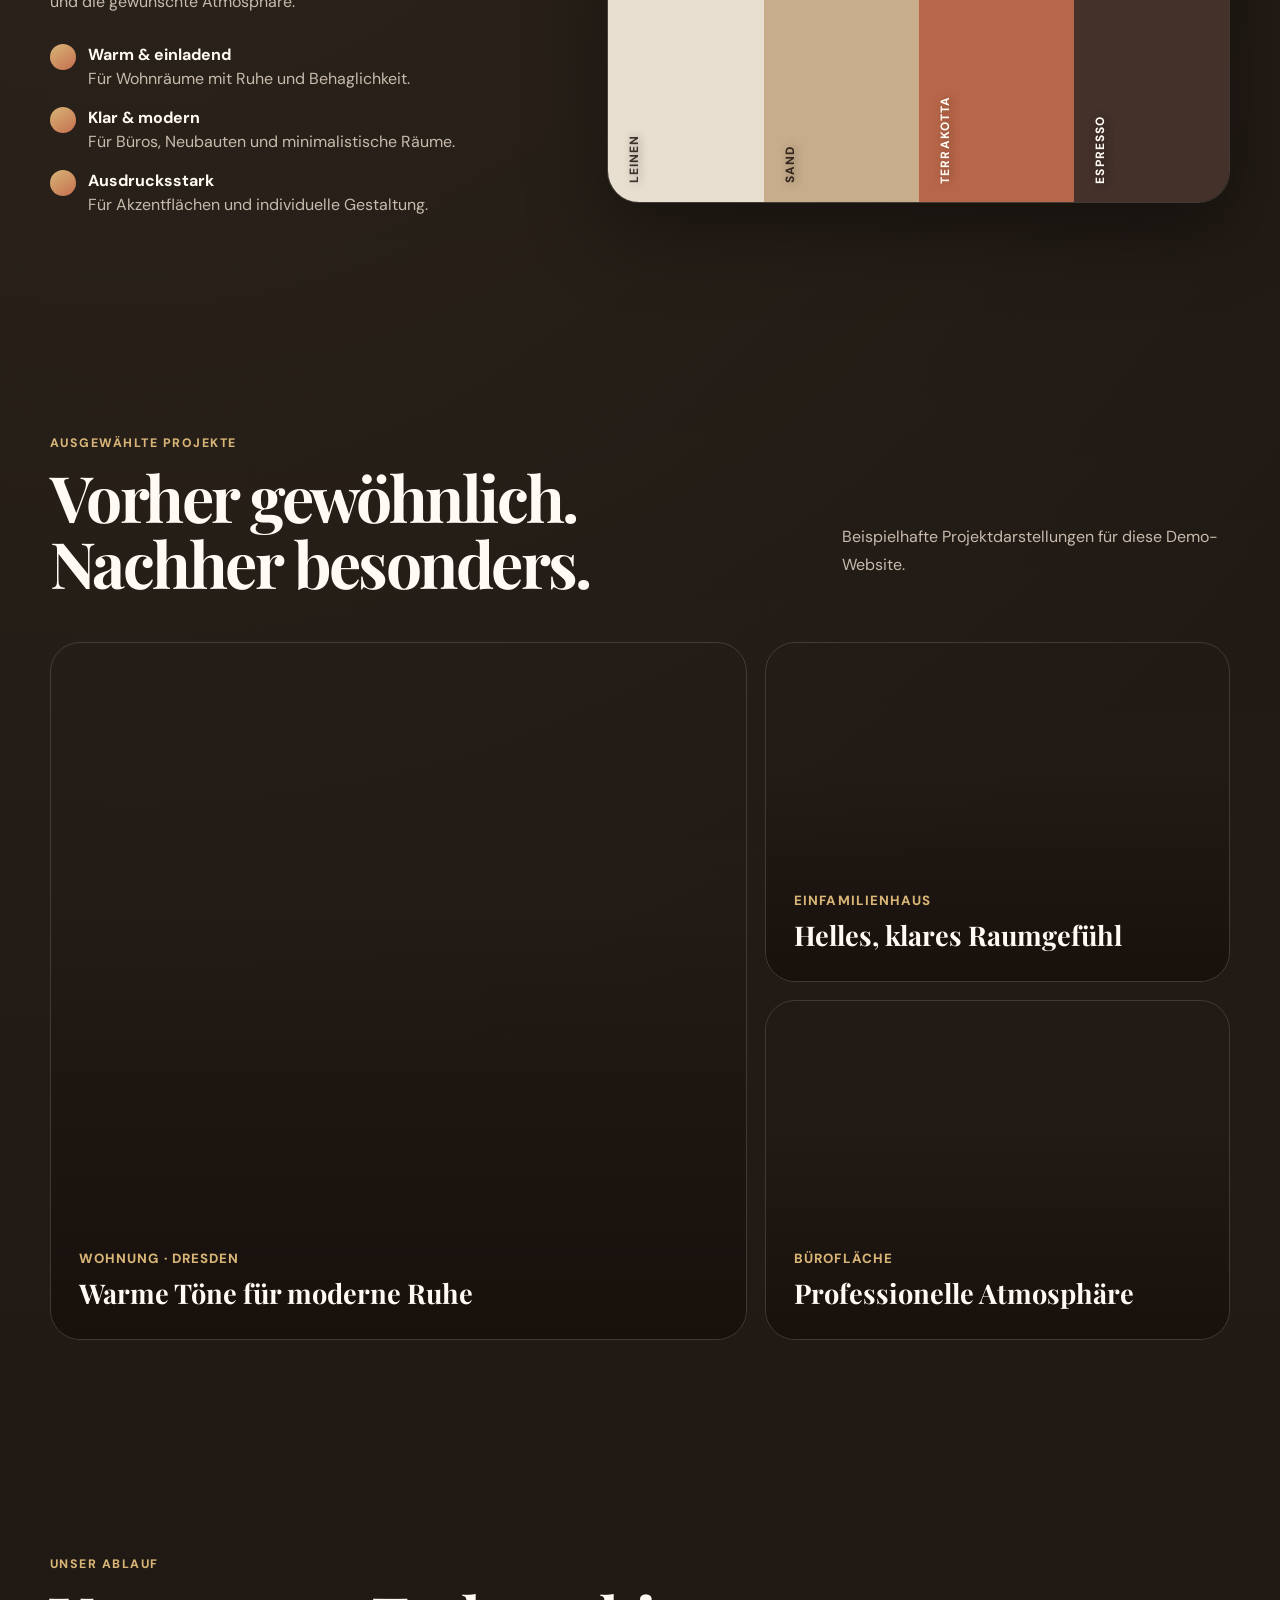
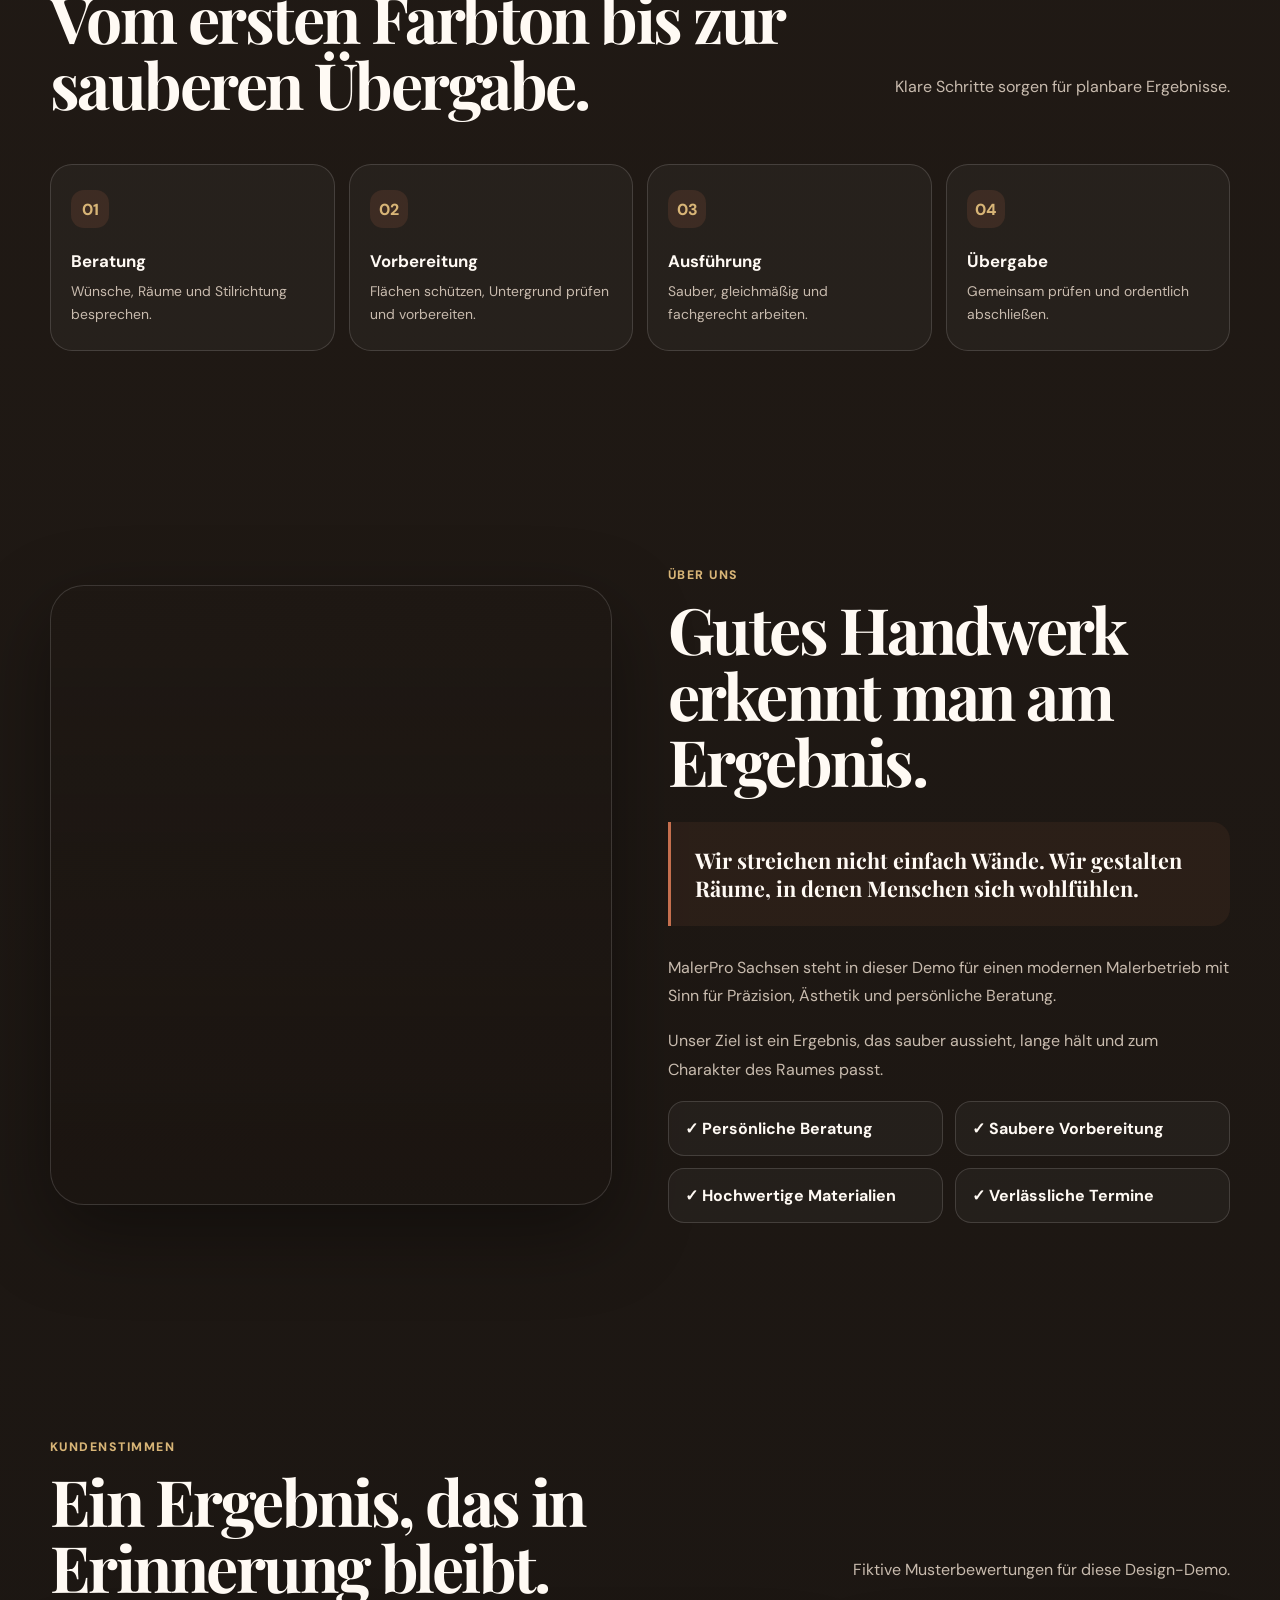
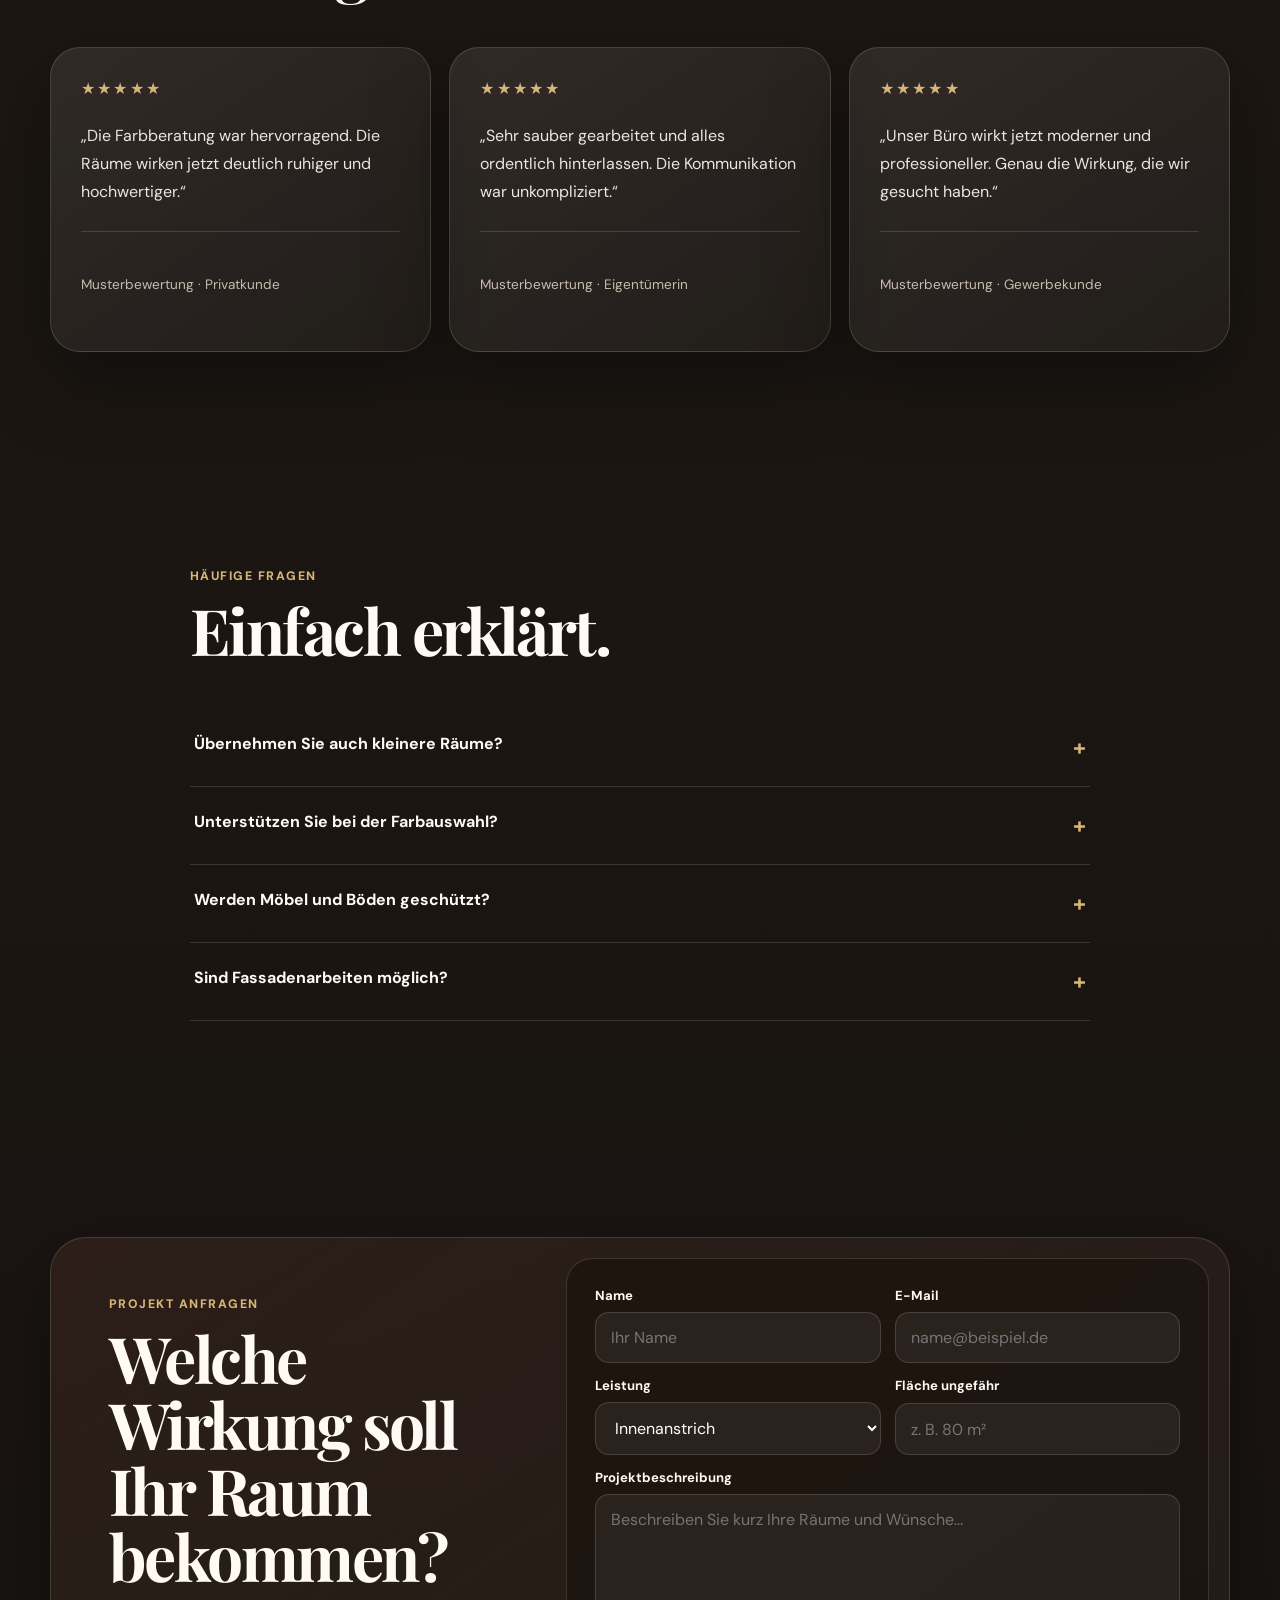
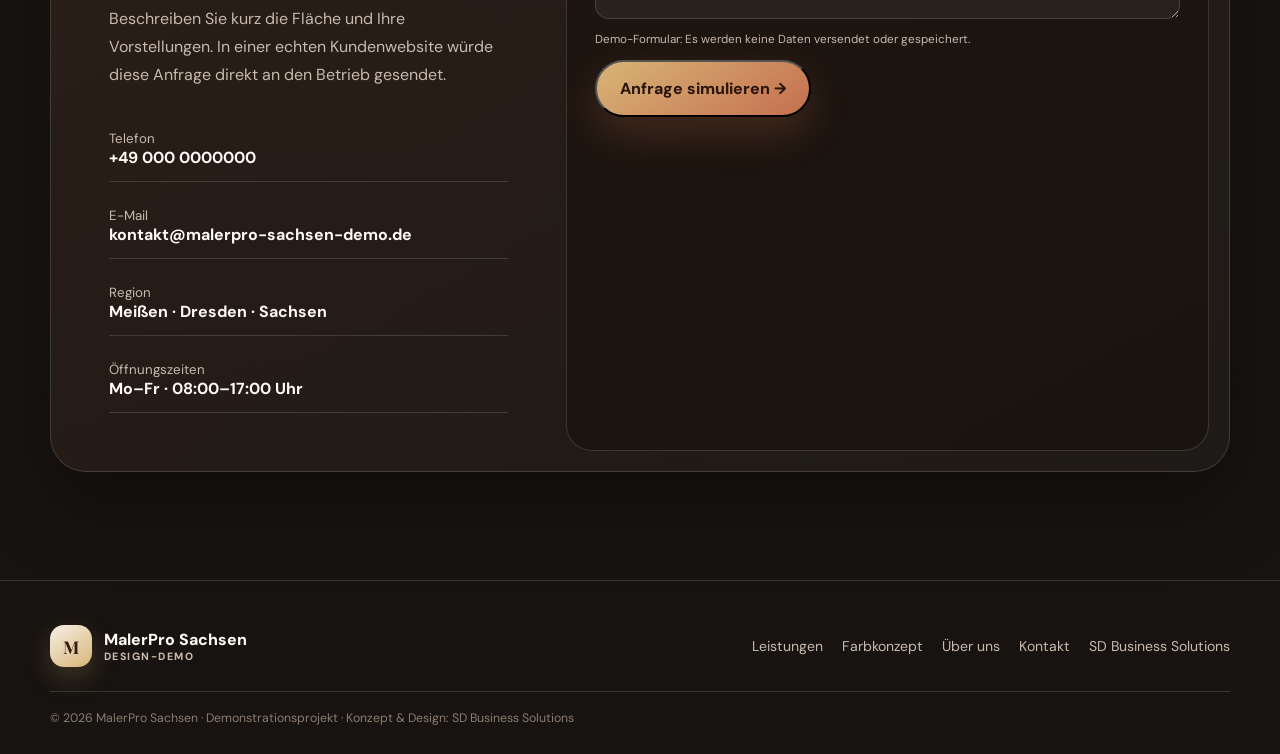
<file: demos/malerpro-sachsen.html>
<!DOCTYPE html>
<html lang="de">
<head>
  <meta charset="UTF-8">
  <meta name="viewport" content="width=device-width, initial-scale=1.0">
  <meta name="description" content="MalerPro Sachsen – hochwertige Malerarbeiten, Fassaden und kreative Raumgestaltung. Demo von SD Business Solutions.">
  <title>MalerPro Sachsen | Räume mit Charakter</title>
  <link rel="preconnect" href="https://fonts.googleapis.com">
  <link rel="preconnect" href="https://fonts.gstatic.com" crossorigin>
  <link href="https://fonts.googleapis.com/css2?family=DM+Sans:wght@400;500;600;700&family=Playfair+Display:wght@600;700&display=swap" rel="stylesheet">
  <style>
    :root{
      --bg:#171310;
      --bg2:#211a15;
      --cream:#f6efe5;
      --sand:#d9c4a8;
      --terracotta:#c56f4e;
      --rust:#9c4f37;
      --gold:#d8b577;
      --text:#fffaf4;
      --muted:#c8bbae;
      --surface:rgba(255,255,255,.07);
      --line:rgba(255,255,255,.14);
      --shadow:0 28px 80px rgba(0,0,0,.38);
      --radius:30px;
    }

    *{box-sizing:border-box}
    html{scroll-behavior:smooth}
    body{
      margin:0;
      font-family:"DM Sans",sans-serif;
      color:var(--text);
      background:
        radial-gradient(circle at 88% 8%,rgba(197,111,78,.17),transparent 28%),
        radial-gradient(circle at 10% 32%,rgba(216,181,119,.08),transparent 25%),
        linear-gradient(180deg,#171310,#211a15 48%,#171310);
      overflow-x:hidden;
    }
    body::before{
      content:"";
      position:fixed;inset:0;pointer-events:none;z-index:-1;
      background:
        repeating-linear-gradient(90deg,rgba(255,255,255,.018) 0,rgba(255,255,255,.018) 1px,transparent 1px,transparent 54px);
      mask-image:linear-gradient(to bottom,black,transparent 90%);
    }
    a{color:inherit;text-decoration:none}
    img{display:block;max-width:100%}
    button,input,textarea,select{font:inherit}
    .container{width:min(1180px,calc(100% - 40px));margin:auto}

    .demo-bar{
      padding:9px 15px;text-align:center;
      background:linear-gradient(90deg,var(--terracotta),var(--gold));
      color:#24140e;font-size:.74rem;font-weight:800;
      letter-spacing:.08em;text-transform:uppercase;
    }

    .nav{position:absolute;top:48px;left:0;right:0;z-index:20}
    .nav-inner{
      display:flex;align-items:center;justify-content:space-between;
      padding:17px 21px;border:1px solid var(--line);
      border-radius:22px;background:rgba(23,19,16,.66);
      backdrop-filter:blur(18px);box-shadow:0 14px 40px rgba(0,0,0,.25)
    }
    .brand{display:flex;align-items:center;gap:12px;font-weight:800}
    .mark{
      width:42px;height:42px;border-radius:14px;display:grid;place-items:center;
      background:linear-gradient(145deg,var(--cream),var(--gold));
      color:#351b12;font:700 1.1rem "Playfair Display";
      box-shadow:0 10px 26px rgba(216,181,119,.22)
    }
    .brand small{
      display:block;color:var(--muted);font-size:.66rem;
      letter-spacing:.14em;text-transform:uppercase
    }
    .nav-links{display:flex;align-items:center;gap:23px;font-size:.9rem}
    .nav-links a:hover{color:var(--gold)}
    .nav-cta,.btn{
      display:inline-flex;align-items:center;justify-content:center;gap:9px;
      border-radius:999px;font-weight:800;transition:.25s ease
    }
    .nav-cta{padding:12px 18px;background:var(--cream);color:#2c1811}
    .menu-btn{display:none;background:none;border:0;color:white;font-size:1.5rem}

    .hero{
      min-height:100svh;display:flex;align-items:end;position:relative;overflow:hidden;
      background:
        linear-gradient(90deg,rgba(20,15,12,.94),rgba(20,15,12,.64) 52%,rgba(20,15,12,.14)),
        linear-gradient(0deg,var(--bg),transparent 34%),
        url("https://images.unsplash.com/photo-1562259949-e8e7689d7828?auto=format&fit=crop&w=2200&q=88") center/cover;
    }
    .hero::after{
      content:"";position:absolute;right:-130px;top:120px;width:610px;height:610px;border-radius:50%;
      border:1px solid rgba(216,181,119,.23);
      box-shadow:0 0 0 75px rgba(197,111,78,.035),0 0 0 150px rgba(197,111,78,.02)
    }
    .hero-content{position:relative;z-index:2;padding:220px 0 95px;max-width:870px}
    .eyebrow{
      display:inline-flex;align-items:center;gap:9px;
      padding:9px 13px;border:1px solid var(--line);
      border-radius:999px;background:rgba(255,255,255,.055);
      color:var(--gold);font-size:.77rem;font-weight:800;
      letter-spacing:.1em;text-transform:uppercase
    }
    .eyebrow::before{content:"";width:7px;height:7px;border-radius:50%;background:var(--terracotta);box-shadow:0 0 16px var(--terracotta)}
    h1,h2,h3{margin:0}
    h1,h2{font-family:"Playfair Display",serif}
    h1{font-size:clamp(3.8rem,8vw,7.4rem);line-height:.94;letter-spacing:-.045em;margin:24px 0}
    .hero p{max-width:670px;font-size:1.18rem;line-height:1.75;color:#e7ddd3}
    .actions{display:flex;gap:13px;flex-wrap:wrap;margin-top:32px}
    .btn{padding:16px 23px}
    .primary{background:linear-gradient(145deg,var(--gold),var(--terracotta));color:#2b160f;box-shadow:0 16px 40px rgba(197,111,78,.24)}
    .secondary{border:1px solid var(--line);background:rgba(255,255,255,.055)}
    .btn:hover{transform:translateY(-3px)}
    .hero-notes{
      display:grid;grid-template-columns:repeat(3,1fr);
      margin-top:65px;border:1px solid var(--line);
      border-radius:20px;overflow:hidden;background:var(--line);gap:1px
    }
    .hero-note{padding:18px;background:rgba(23,19,16,.75);backdrop-filter:blur(16px)}
    .hero-note strong{display:block;font-size:1rem}
    .hero-note span{color:var(--gold);font-size:.78rem}

    section{padding:108px 0}
    .section-head{display:flex;justify-content:space-between;gap:32px;align-items:end;margin-bottom:47px}
    .section-head>div{max-width:760px}
    .kicker{color:var(--gold);font-size:.77rem;font-weight:800;letter-spacing:.12em;text-transform:uppercase;margin-bottom:13px}
    h2{font-size:clamp(2.5rem,5vw,4.8rem);line-height:1.03;letter-spacing:-.04em}
    h3{font-weight:700}
    .section-head p,.copy{color:var(--muted);line-height:1.75}
    .grid3{display:grid;grid-template-columns:repeat(3,1fr);gap:18px}
    .card{
      padding:30px;border:1px solid var(--line);
      border-radius:var(--radius);
      background:linear-gradient(145deg,rgba(255,255,255,.085),rgba(255,255,255,.03));
      box-shadow:var(--shadow);transition:.3s ease
    }
    .card:hover{transform:translateY(-7px);border-color:rgba(216,181,119,.38)}
    .icon{
      width:56px;height:56px;border-radius:18px;display:grid;place-items:center;
      background:rgba(197,111,78,.13);border:1px solid rgba(216,181,119,.27);
      margin-bottom:42px;font-size:1.35rem;color:var(--gold)
    }
    .card h3{font-size:1.35rem;margin-bottom:11px}
    .card p{color:var(--muted);line-height:1.7;margin:0}

    .services{background:linear-gradient(180deg,transparent,rgba(255,255,255,.025),transparent)}
    .service-card{
      min-height:345px;position:relative;overflow:hidden;
      border-radius:var(--radius);padding:28px;
      display:flex;flex-direction:column;justify-content:flex-end;
      border:1px solid var(--line);isolation:isolate;box-shadow:var(--shadow)
    }
    .service-card::before{
      content:"";position:absolute;inset:0;z-index:-2;
      background:linear-gradient(0deg,rgba(24,16,12,.96),rgba(24,16,12,.06)),var(--img) center/cover;
      transition:.7s ease
    }
    .service-card::after{
      content:"";position:absolute;inset:0;z-index:-1;
      background:linear-gradient(145deg,rgba(197,111,78,.09),transparent)
    }
    .service-card:hover::before{transform:scale(1.07)}
    .service-card small{color:var(--gold);font-weight:800;letter-spacing:.1em}
    .service-card h3{font-size:1.55rem;margin:8px 0}
    .service-card p{color:#ddd1c6;line-height:1.6;margin:0}

    .palette-grid{display:grid;grid-template-columns:.9fr 1.1fr;gap:48px;align-items:center}
    .palette{
      display:grid;grid-template-columns:repeat(4,1fr);height:470px;
      border-radius:32px;overflow:hidden;border:1px solid var(--line);box-shadow:var(--shadow)
    }
    .swatch{position:relative;display:flex;align-items:flex-end;padding:18px;transition:.35s}
    .swatch:hover{flex:1.45}
    .swatch span{
      writing-mode:vertical-rl;transform:rotate(180deg);
      font-size:.75rem;font-weight:800;letter-spacing:.09em;text-transform:uppercase;
      text-shadow:0 2px 10px rgba(0,0,0,.35)
    }
    .palette-list{display:grid;gap:14px;margin-top:28px}
    .palette-item{display:flex;gap:12px;align-items:flex-start}
    .palette-item::before{
      content:"";width:26px;height:26px;flex:0 0 26px;border-radius:50%;
      background:linear-gradient(145deg,var(--gold),var(--terracotta))
    }

    .projects-grid{display:grid;grid-template-columns:1.2fr .8fr;gap:18px}
    .project{
      min-height:340px;position:relative;overflow:hidden;
      border:1px solid var(--line);border-radius:var(--radius);
      padding:28px;display:flex;align-items:flex-end
    }
    .project:first-child{grid-row:span 2;min-height:698px}
    .project::before{
      content:"";position:absolute;inset:0;
      background:linear-gradient(0deg,rgba(24,16,12,.94),transparent 60%),var(--img) center/cover;
      transition:.7s ease
    }
    .project:hover::before{transform:scale(1.05)}
    .project-info{position:relative}
    .project small{color:var(--gold);font-weight:800;letter-spacing:.08em}
    .project h3{font:700 1.7rem "Playfair Display";margin-top:7px}

    .process{display:grid;grid-template-columns:repeat(4,1fr);gap:14px}
    .step{
      padding:25px 20px;border:1px solid var(--line);
      border-radius:22px;background:rgba(255,255,255,.035)
    }
    .step-number{
      width:38px;height:38px;border-radius:13px;display:grid;place-items:center;
      background:rgba(197,111,78,.14);color:var(--gold);font-weight:800;margin-bottom:22px
    }
    .step h3{font-size:1.05rem;margin-bottom:8px}
    .step p{margin:0;color:var(--muted);font-size:.87rem;line-height:1.6}

    .about-grid{display:grid;grid-template-columns:1fr 1fr;gap:56px;align-items:center}
    .about-photo{
      min-height:620px;border-radius:34px;border:1px solid var(--line);
      background:linear-gradient(0deg,rgba(24,16,12,.25),transparent),
      url("https://images.unsplash.com/photo-1572297870735-d86b3a6d1a29?auto=format&fit=crop&w=1400&q=88") center/cover;
      box-shadow:var(--shadow)
    }
    .about-copy p{color:var(--muted);line-height:1.8}
    .quote{
      margin:28px 0;padding:24px;border-left:3px solid var(--terracotta);
      background:rgba(197,111,78,.08);border-radius:0 18px 18px 0;
      font:700 1.35rem "Playfair Display"
    }
    .values{display:grid;grid-template-columns:repeat(2,1fr);gap:12px}
    .value{padding:16px;border:1px solid var(--line);border-radius:16px;background:rgba(255,255,255,.035);font-weight:700}

    .reviews .stars{color:var(--gold);letter-spacing:.14em;margin-bottom:23px}
    .reviews blockquote{margin:0 0 25px;line-height:1.75;color:#efe6dc}
    .reviews footer{color:var(--muted);font-size:.85rem}

    .faq{max-width:900px;margin:auto}
    details{border-bottom:1px solid var(--line)}
    summary{cursor:pointer;list-style:none;padding:24px 4px;font-weight:700;display:flex;justify-content:space-between}
    summary::-webkit-details-marker{display:none}
    summary::after{content:"+";color:var(--gold);font-size:1.4rem}
    details[open] summary::after{content:"–"}
    details p{color:var(--muted);line-height:1.75;margin:0;padding:0 4px 24px}

    .contact-shell{
      display:grid;grid-template-columns:.85fr 1.15fr;gap:20px;
      padding:20px;border:1px solid var(--line);border-radius:36px;
      background:linear-gradient(145deg,rgba(197,111,78,.11),rgba(255,255,255,.03));
      box-shadow:var(--shadow)
    }
    .contact-copy{padding:38px}
    .contact-copy p{color:var(--muted);line-height:1.75}
    .contact-data{display:grid;gap:12px;margin-top:28px}
    .contact-data div{padding:13px 0;border-bottom:1px solid var(--line)}
    .contact-data small{display:block;color:var(--muted)}
    form{background:rgba(24,16,12,.56);border:1px solid var(--line);border-radius:26px;padding:28px}
    .form-grid{display:grid;grid-template-columns:1fr 1fr;gap:14px}
    .field{display:grid;gap:8px}
    .field.full{grid-column:1/-1}
    label{font-size:.82rem;font-weight:700}
    input,select,textarea{
      width:100%;border:1px solid var(--line);border-radius:14px;
      background:rgba(255,255,255,.06);color:white;padding:14px 15px;outline:none
    }
    select option{color:#111}
    textarea{min-height:125px;resize:vertical}
    input:focus,select:focus,textarea:focus{border-color:var(--gold)}
    .note{color:var(--muted);font-size:.73rem;line-height:1.5}
    .success{display:none;margin-top:13px;padding:13px;border-radius:12px;background:rgba(197,111,78,.15);color:var(--gold)}

    footer{padding:44px 0 28px;border-top:1px solid var(--line)}
    .footer-top{display:flex;justify-content:space-between;align-items:center;gap:28px}
    .footer-links{display:flex;gap:19px;color:var(--muted);font-size:.88rem}
    .footer-bottom{margin-top:24px;padding-top:18px;border-top:1px solid var(--line);color:#8a7c70;font-size:.77rem}
    .reveal{opacity:0;transform:translateY(24px);transition:.7s ease}
    .reveal.visible{opacity:1;transform:none}

    @media(max-width:920px){
      .nav-links{display:none;position:absolute;top:82px;left:20px;right:20px;padding:22px;background:#211913;border:1px solid var(--line);border-radius:20px;flex-direction:column;align-items:flex-start}
      .nav-links.open{display:flex}
      .menu-btn{display:block}
      .nav-cta{display:none}
      .grid3{grid-template-columns:1fr 1fr}
      .palette-grid,.projects-grid,.about-grid,.contact-shell{grid-template-columns:1fr}
      .project:first-child{grid-row:auto;min-height:460px}
      .process{grid-template-columns:1fr 1fr}
    }
    @media(max-width:640px){
      .container{width:min(100% - 24px,1180px)}
      .demo-bar{font-size:.65rem}
      .nav{top:51px}
      .nav-inner{padding:13px 14px}
      .hero-content{padding:188px 0 68px}
      h1{font-size:3.55rem}
      .hero-notes{grid-template-columns:1fr}
      section{padding:78px 0}
      .section-head{display:block}
      .grid3,.process,.values{grid-template-columns:1fr}
      .palette{height:390px}
      .form-grid{grid-template-columns:1fr}
      .field.full{grid-column:auto}
      .footer-top{flex-direction:column;align-items:flex-start}
    }
  </style>
</head>
<body>
  <div class="demo-bar">Design-Demo von SD Business Solutions · Kein reales Unternehmen</div>

  <nav class="nav">
    <div class="container nav-inner">
      <a class="brand" href="#top">
        <span class="mark">M</span>
        <span>MalerPro Sachsen<small>Farbe · Oberfläche · Raumgefühl</small></span>
      </a>
      <button class="menu-btn" aria-label="Menü öffnen">☰</button>
      <div class="nav-links">
        <a href="#leistungen">Leistungen</a>
        <a href="#farben">Farbkonzept</a>
        <a href="#projekte">Projekte</a>
        <a href="#ueber-uns">Über uns</a>
        <a href="../business-solutions.html">← SD Portfolio</a>
      </div>
      <a class="nav-cta" href="#kontakt">Projekt anfragen</a>
    </div>
  </nav>

  <header class="hero" id="top">
    <div class="container hero-content">
      <span class="eyebrow">Handwerk mit Stil</span>
      <h1>Räume mit<br>Charakter.</h1>
      <p>Hochwertige Malerarbeiten, kreative Wandgestaltung und saubere Oberflächen für Wohnungen, Häuser und Gewerberäume.</p>
      <div class="actions">
        <a class="btn primary" href="#kontakt">Kostenlos beraten lassen →</a>
        <a class="btn secondary" href="#projekte">Projekte entdecken</a>
      </div>
      <div class="hero-notes">
        <div class="hero-note"><span>✓</span><strong>Saubere Vorbereitung</strong></div>
        <div class="hero-note"><span>✓</span><strong>Hochwertige Materialien</strong></div>
        <div class="hero-note"><span>✓</span><strong>Präzise Übergabe</strong></div>
      </div>
    </div>
  </header>

  <main>
    <section>
      <div class="container">
        <div class="section-head reveal">
          <div>
            <div class="kicker">Unser Anspruch</div>
            <h2>Farbe verändert nicht nur Wände. Sie verändert Atmosphäre.</h2>
          </div>
          <p>Wir verbinden sauberes Handwerk mit einem sicheren Gespür für Stil, Materialien und Wirkung.</p>
        </div>
        <div class="grid3">
          <article class="card reveal"><div class="icon">◒</div><h3>Individuelle Beratung</h3><p>Farben und Oberflächen passend zu Raum, Licht und gewünschter Stimmung.</p></article>
          <article class="card reveal"><div class="icon">✦</div><h3>Saubere Ausführung</h3><p>Sorgfältige Vorbereitung, präzise Kanten und ein gleichmäßiges Ergebnis.</p></article>
          <article class="card reveal"><div class="icon">▧</div><h3>Hochwertige Wirkung</h3><p>Ein Finish, das Räume ruhiger, moderner und wertiger erscheinen lässt.</p></article>
        </div>
      </div>
    </section>

    <section class="services" id="leistungen">
      <div class="container">
        <div class="section-head reveal">
          <div><div class="kicker">Unsere Leistungen</div><h2>Oberflächen, die überzeugen.</h2></div>
          <p>Für private Wohnräume, Immobilien, Büros und gewerbliche Flächen.</p>
        </div>
        <div class="grid3">
          <article class="service-card reveal" style="--img:url('https://images.unsplash.com/photo-1562259949-e8e7689d7828?auto=format&fit=crop&w=900&q=84')"><small>01</small><h3>Innenanstriche</h3><p>Saubere Wand- und Deckenanstriche für ein frisches Raumgefühl.</p></article>
          <article class="service-card reveal" style="--img:url('https://images.unsplash.com/photo-1589939705384-5185137a7f0f?auto=format&fit=crop&w=900&q=84')"><small>02</small><h3>Fassadenarbeiten</h3><p>Schutz und optische Aufwertung für die Außenwirkung Ihrer Immobilie.</p></article>
          <article class="service-card reveal" style="--img:url('https://images.unsplash.com/photo-1618221195710-dd6b41faaea6?auto=format&fit=crop&w=900&q=84')"><small>03</small><h3>Farbkonzepte</h3><p>Abgestimmte Farbwelten für harmonische und moderne Räume.</p></article>
          <article class="service-card reveal" style="--img:url('https://images.unsplash.com/photo-1600566753190-17f0baa2a6c3?auto=format&fit=crop&w=900&q=84')"><small>04</small><h3>Spachtelarbeiten</h3><p>Glatte, gleichmäßige Untergründe als Basis für hochwertige Ergebnisse.</p></article>
          <article class="service-card reveal" style="--img:url('https://images.unsplash.com/photo-1600585154340-be6161a56a0c?auto=format&fit=crop&w=900&q=84')"><small>05</small><h3>Renovierungen</h3><p>Komplette optische Erneuerung von Wohnungen und Gewerberäumen.</p></article>
          <article class="service-card reveal" style="--img:url('https://images.unsplash.com/photo-1600210492486-724fe5c67fb0?auto=format&fit=crop&w=900&q=84')"><small>06</small><h3>Akzentwände</h3><p>Gezielte Gestaltung für besondere Räume und starke Blickpunkte.</p></article>
        </div>
      </div>
    </section>

    <section id="farben">
      <div class="container palette-grid">
        <div class="reveal">
          <div class="kicker">Farbe & Wirkung</div>
          <h2>Die richtige Farbe beginnt mit dem richtigen Gefühl.</h2>
          <p class="copy">Ein gutes Farbkonzept berücksichtigt Licht, Raumgröße, Einrichtung und die gewünschte Atmosphäre.</p>
          <div class="palette-list">
            <div class="palette-item"><div><strong>Warm & einladend</strong><br><span class="copy">Für Wohnräume mit Ruhe und Behaglichkeit.</span></div></div>
            <div class="palette-item"><div><strong>Klar & modern</strong><br><span class="copy">Für Büros, Neubauten und minimalistische Räume.</span></div></div>
            <div class="palette-item"><div><strong>Ausdrucksstark</strong><br><span class="copy">Für Akzentflächen und individuelle Gestaltung.</span></div></div>
          </div>
        </div>
        <div class="palette reveal">
          <div class="swatch" style="background:#e8dfd1"><span style="color:#3d312a">Leinen</span></div>
          <div class="swatch" style="background:#c7ad8c"><span style="color:#34251d">Sand</span></div>
          <div class="swatch" style="background:#b86649"><span>Terrakotta</span></div>
          <div class="swatch" style="background:#43312a"><span>Espresso</span></div>
        </div>
      </div>
    </section>

    <section id="projekte">
      <div class="container">
        <div class="section-head reveal">
          <div><div class="kicker">Ausgewählte Projekte</div><h2>Vorher gewöhnlich. Nachher besonders.</h2></div>
          <p>Beispielhafte Projektdarstellungen für diese Demo-Website.</p>
        </div>
        <div class="projects-grid">
          <article class="project reveal" style="--img:url('https://images.unsplash.com/photo-1600210492486-724fe5c67fb0?auto=format&fit=crop&w=1500&q=88')"><div class="project-info"><small>WOHNUNG · DRESDEN</small><h3>Warme Töne für moderne Ruhe</h3></div></article>
          <article class="project reveal" style="--img:url('https://images.unsplash.com/photo-1600566753086-00f18fb6b3ea?auto=format&fit=crop&w=1000&q=86')"><div class="project-info"><small>EINFAMILIENHAUS</small><h3>Helles, klares Raumgefühl</h3></div></article>
          <article class="project reveal" style="--img:url('https://images.unsplash.com/photo-1497366811353-6870744d04b2?auto=format&fit=crop&w=1000&q=86')"><div class="project-info"><small>BÜROFLÄCHE</small><h3>Professionelle Atmosphäre</h3></div></article>
        </div>
      </div>
    </section>

    <section>
      <div class="container">
        <div class="section-head reveal">
          <div><div class="kicker">Unser Ablauf</div><h2>Vom ersten Farbton bis zur sauberen Übergabe.</h2></div>
          <p>Klare Schritte sorgen für planbare Ergebnisse.</p>
        </div>
        <div class="process">
          <article class="step reveal"><div class="step-number">01</div><h3>Beratung</h3><p>Wünsche, Räume und Stilrichtung besprechen.</p></article>
          <article class="step reveal"><div class="step-number">02</div><h3>Vorbereitung</h3><p>Flächen schützen, Untergrund prüfen und vorbereiten.</p></article>
          <article class="step reveal"><div class="step-number">03</div><h3>Ausführung</h3><p>Sauber, gleichmäßig und fachgerecht arbeiten.</p></article>
          <article class="step reveal"><div class="step-number">04</div><h3>Übergabe</h3><p>Gemeinsam prüfen und ordentlich abschließen.</p></article>
        </div>
      </div>
    </section>

    <section id="ueber-uns">
      <div class="container about-grid">
        <div class="about-photo reveal"></div>
        <div class="about-copy reveal">
          <div class="kicker">Über uns</div>
          <h2>Gutes Handwerk erkennt man am Ergebnis.</h2>
          <div class="quote">Wir streichen nicht einfach Wände. Wir gestalten Räume, in denen Menschen sich wohlfühlen.</div>
          <p>MalerPro Sachsen steht in dieser Demo für einen modernen Malerbetrieb mit Sinn für Präzision, Ästhetik und persönliche Beratung.</p>
          <p>Unser Ziel ist ein Ergebnis, das sauber aussieht, lange hält und zum Charakter des Raumes passt.</p>
          <div class="values">
            <div class="value">✓ Persönliche Beratung</div>
            <div class="value">✓ Saubere Vorbereitung</div>
            <div class="value">✓ Hochwertige Materialien</div>
            <div class="value">✓ Verlässliche Termine</div>
          </div>
        </div>
      </div>
    </section>

    <section class="reviews">
      <div class="container">
        <div class="section-head reveal">
          <div><div class="kicker">Kundenstimmen</div><h2>Ein Ergebnis, das in Erinnerung bleibt.</h2></div>
          <p>Fiktive Musterbewertungen für diese Design-Demo.</p>
        </div>
        <div class="grid3">
          <article class="card reveal"><div class="stars">★★★★★</div><blockquote>„Die Farbberatung war hervorragend. Die Räume wirken jetzt deutlich ruhiger und hochwertiger.“</blockquote><footer>Musterbewertung · Privatkunde</footer></article>
          <article class="card reveal"><div class="stars">★★★★★</div><blockquote>„Sehr sauber gearbeitet und alles ordentlich hinterlassen. Die Kommunikation war unkompliziert.“</blockquote><footer>Musterbewertung · Eigentümerin</footer></article>
          <article class="card reveal"><div class="stars">★★★★★</div><blockquote>„Unser Büro wirkt jetzt moderner und professioneller. Genau die Wirkung, die wir gesucht haben.“</blockquote><footer>Musterbewertung · Gewerbekunde</footer></article>
        </div>
      </div>
    </section>

    <section id="faq">
      <div class="container faq">
        <div class="section-head reveal"><div><div class="kicker">Häufige Fragen</div><h2>Einfach erklärt.</h2></div></div>
        <details class="reveal"><summary>Übernehmen Sie auch kleinere Räume?</summary><p>Ja. Sowohl einzelne Zimmer als auch komplette Wohnungen, Häuser und Gewerbeflächen können gestaltet werden.</p></details>
        <details class="reveal"><summary>Unterstützen Sie bei der Farbauswahl?</summary><p>Ja. Farben können passend zu Licht, Einrichtung und gewünschter Wirkung gemeinsam ausgewählt werden.</p></details>
        <details class="reveal"><summary>Werden Möbel und Böden geschützt?</summary><p>Eine sorgfältige Abdeckung und Vorbereitung gehört zu einem professionellen Ablauf.</p></details>
        <details class="reveal"><summary>Sind Fassadenarbeiten möglich?</summary><p>Ja. Die Demo zeigt auch Fassadenanstriche und optische Aufwertungen im Außenbereich.</p></details>
      </div>
    </section>

    <section id="kontakt">
      <div class="container contact-shell reveal">
        <div class="contact-copy">
          <div class="kicker">Projekt anfragen</div>
          <h2>Welche Wirkung soll Ihr Raum bekommen?</h2>
          <p>Beschreiben Sie kurz die Fläche und Ihre Vorstellungen. In einer echten Kundenwebsite würde diese Anfrage direkt an den Betrieb gesendet.</p>
          <div class="contact-data">
            <div><small>Telefon</small><strong>+49 000 0000000</strong></div>
            <div><small>E-Mail</small><strong>kontakt@malerpro-sachsen-demo.de</strong></div>
            <div><small>Region</small><strong>Meißen · Dresden · Sachsen</strong></div>
            <div><small>Öffnungszeiten</small><strong>Mo–Fr · 08:00–17:00 Uhr</strong></div>
          </div>
        </div>
        <form id="demoForm">
          <div class="form-grid">
            <div class="field"><label for="name">Name</label><input id="name" required placeholder="Ihr Name"></div>
            <div class="field"><label for="email">E-Mail</label><input id="email" type="email" required placeholder="name@beispiel.de"></div>
            <div class="field"><label for="type">Leistung</label><select id="type"><option>Innenanstrich</option><option>Fassade</option><option>Renovierung</option><option>Spachtelarbeiten</option><option>Farbberatung</option></select></div>
            <div class="field"><label for="area">Fläche ungefähr</label><input id="area" placeholder="z. B. 80 m²"></div>
            <div class="field full"><label for="message">Projektbeschreibung</label><textarea id="message" required placeholder="Beschreiben Sie kurz Ihre Räume und Wünsche..."></textarea></div>
          </div>
          <p class="note">Demo-Formular: Es werden keine Daten versendet oder gespeichert.</p>
          <button class="btn primary" type="submit">Anfrage simulieren →</button>
          <div class="success" id="success">Vielen Dank. Dies war eine Demo – die Anfrage wurde nicht versendet.</div>
        </form>
      </div>
    </section>
  </main>

  <footer>
    <div class="container">
      <div class="footer-top">
        <a class="brand" href="#top"><span class="mark">M</span><span>MalerPro Sachsen<small>Design-Demo</small></span></a>
        <div class="footer-links">
          <a href="#leistungen">Leistungen</a>
          <a href="#farben">Farbkonzept</a>
          <a href="#ueber-uns">Über uns</a>
          <a href="#kontakt">Kontakt</a>
          <a href="../business-solutions.html">SD Business Solutions</a>
        </div>
      </div>
      <div class="footer-bottom">© 2026 MalerPro Sachsen · Demonstrationsprojekt · Konzept & Design: SD Business Solutions</div>
    </div>
  </footer>

  <script>
    const menuBtn=document.querySelector('.menu-btn');
    const navLinks=document.querySelector('.nav-links');
    menuBtn.addEventListener('click',()=>navLinks.classList.toggle('open'));
    navLinks.querySelectorAll('a').forEach(a=>a.addEventListener('click',()=>navLinks.classList.remove('open')));

    const observer=new IntersectionObserver(entries=>{
      entries.forEach(entry=>{
        if(entry.isIntersecting){
          entry.target.classList.add('visible');
          observer.unobserve(entry.target);
        }
      });
    },{threshold:.12});
    document.querySelectorAll('.reveal').forEach(el=>observer.observe(el));

    document.getElementById('demoForm').addEventListener('submit',e=>{
      e.preventDefault();
      document.getElementById('success').style.display='block';
    });
  </script>
</body>
</html>
</file>
<file: styles.css>
:root {
  --black: #080808;
  --black-soft: #111111;
  --gold: #c99a2e;
  --gold-light: #e3bd61;
  --cream: #f5f1e8;
  --white: #ffffff;
  --muted: #bcb7ad;
  --text-dark: #171717;
  --max-width: 1180px;
}

* { box-sizing: border-box; }

html { scroll-behavior: smooth; }

body {
  margin: 0;
  background: var(--black);
  color: var(--white);
  font-family: Arial, Helvetica, sans-serif;
  line-height: 1.6;
}

img { display: block; max-width: 100%; }

a { color: inherit; text-decoration: none; }

button, input, select, textarea { font: inherit; }

.container {
  width: min(var(--max-width), calc(100% - 40px));
  margin-inline: auto;
}

.site-header {
  position: fixed;
  top: 0;
  right: 0;
  left: 0;
  z-index: 100;
  border-bottom: 1px solid rgba(201,154,46,.24);
  background: rgba(8,8,8,.91);
  backdrop-filter: blur(14px);
}

.nav {
  min-height: 92px;
  display: flex;
  align-items: center;
  justify-content: space-between;
  gap: 24px;
}

.brand {
  display: inline-flex;
  align-items: center;
  gap: 13px;
}

.brand img {
  width: 68px;
  height: 68px;
  border-radius: 50%;
  object-fit: cover;
}

.brand-text strong {
  display: block;
  font-family: Georgia, serif;
  font-size: 1.12rem;
  letter-spacing: .17em;
  font-weight: 500;
}

.brand-text span {
  display: block;
  color: var(--gold-light);
  font-size: .63rem;
  letter-spacing: .20em;
  text-transform: uppercase;
}

.nav-links {
  display: flex;
  align-items: center;
  gap: 24px;
  font-size: .92rem;
}

.nav-links > a:not(.button):hover { color: var(--gold-light); }

.menu-button {
  display: none;
  width: 44px;
  height: 44px;
  border: 1px solid rgba(201,154,46,.4);
  background: transparent;
  padding: 10px;
}

.menu-button span {
  display: block;
  height: 2px;
  margin: 5px 0;
  background: var(--gold-light);
}

.button {
  display: inline-flex;
  align-items: center;
  justify-content: center;
  min-height: 50px;
  padding: 13px 23px;
  border: 1px solid var(--gold);
  border-radius: 4px;
  background: linear-gradient(135deg, var(--gold-light), var(--gold));
  color: #090909;
  font-weight: 800;
  transition: .2s ease;
}

.button:hover { transform: translateY(-2px); }

.button.small {
  min-height: 42px;
  padding: 10px 17px;
}

.button.ghost {
  border-color: rgba(255,255,255,.55);
  background: rgba(0,0,0,.18);
  color: var(--white);
}

.kicker {
  margin: 0 0 14px;
  color: var(--gold-light);
  font-size: .76rem;
  font-weight: 800;
  letter-spacing: .19em;
  text-transform: uppercase;
}

.kicker.dark { color: #72520f; }

h1, h2, h3 { margin-top: 0; }

h1, h2 {
  font-family: Georgia, "Times New Roman", serif;
  font-weight: 500;
}

.hero {
  position: relative;
  min-height: 100svh;
  display: flex;
  align-items: center;
  background: url("assets/hero-cleaning.jpg") center right / cover no-repeat;
}

.hero-overlay {
  position: absolute;
  inset: 0;
  background: linear-gradient(90deg, rgba(0,0,0,.98) 0%, rgba(0,0,0,.88) 50%, rgba(0,0,0,.30) 100%);
}

.hero-content {
  position: relative;
  z-index: 1;
  max-width: 850px;
  padding-top: 150px;
  padding-bottom: 80px;
}

.hero h1 {
  margin-bottom: 25px;
  font-size: clamp(3rem, 7vw, 6.4rem);
  line-height: .98;
  letter-spacing: -.045em;
}

.hero h1 em {
  color: var(--gold-light);
  font-style: normal;
}

.hero-services {
  max-width: 760px;
  font-weight: 700;
  color: #f3ecdf;
}

.hero-intro {
  max-width: 660px;
  color: #d5d0c7;
  font-size: 1.06rem;
}

.hero-actions {
  display: flex;
  flex-wrap: wrap;
  gap: 14px;
  margin: 32px 0 44px;
}

.hero-trust {
  display: grid;
  grid-template-columns: repeat(3,1fr);
  gap: 14px;
  max-width: 850px;
}

.hero-trust div {
  padding: 18px;
  border-left: 2px solid var(--gold);
  background: rgba(255,255,255,.055);
}

.hero-trust strong,
.hero-trust span {
  display: block;
}

.hero-trust span {
  color: var(--muted);
  font-size: .88rem;
}

section { padding: 110px 0; }

.light-section,
.quality-section,
.instagram-section,
.contact-section {
  background: var(--cream);
  color: var(--text-dark);
}

.section-heading {
  display: grid;
  grid-template-columns: 1.1fr .9fr;
  gap: 60px;
  align-items: end;
}

.section-heading h2,
.philosophy-layout h2,
.about-card h2 {
  margin-bottom: 0;
  font-size: clamp(2.5rem, 5.5vw, 4.7rem);
  line-height: 1.05;
}

.section-heading > p {
  color: #5d594f;
  font-size: 1.05rem;
}

.service-grid,
.quality-grid {
  display: grid;
  grid-template-columns: repeat(3,1fr);
  gap: 20px;
  margin-top: 55px;
}

.service-card,
.quality-grid article {
  min-height: 285px;
  padding: 32px 28px;
  border: 1px solid #ddd5c6;
  background: #fff;
}

.service-card span,
.quality-grid span {
  color: var(--gold);
  font-family: Georgia, serif;
  font-size: 1.7rem;
}

.service-card h3,
.quality-grid h3 {
  margin: 20px 0 12px;
  font-family: Georgia, serif;
  font-size: 1.55rem;
}

.service-card p,
.quality-grid p {
  color: #5d594f;
}

.service-card a {
  display: inline-block;
  margin-top: 18px;
  font-weight: 800;
}

.dark-section,
.about-section,
.process-section {
  background: var(--black-soft);
}

.philosophy-layout {
  display: grid;
  grid-template-columns: .9fr 1.1fr;
  gap: 80px;
}

.philosophy-copy {
  color: #cbc5bb;
}

.large-copy {
  color: var(--white);
  font-family: Georgia, serif;
  font-size: clamp(1.8rem, 3vw, 2.7rem);
  line-height: 1.25;
}

.manifesto {
  padding-top: 95px;
}

.manifesto p {
  margin: 0;
  color: var(--gold-light);
  font-family: Georgia, serif;
  font-size: clamp(2.5rem, 7vw, 6.7rem);
  line-height: 1;
  text-align: center;
}

.brand-note {
  max-width: 850px;
  margin: 36px 0 0;
  padding-left: 20px;
  border-left: 2px solid var(--gold);
  color: #5d594f;
  font-size: 1.04rem;
}

.about-layout {
  display: grid;
  grid-template-columns: 1.15fr .85fr;
  gap: 70px;
  align-items: center;
}

.about-card {
  padding: 50px;
  border: 1px solid rgba(201,154,46,.38);
  background: linear-gradient(150deg, #181818, #0a0a0a);
}

.about-card p:not(.kicker) { color: #c8c2b7; }

.values-list {
  display: grid;
  gap: 0;
}

.values-list div {
  padding: 21px 0;
  border-bottom: 1px solid #2c2c2c;
}

.values-list strong,
.values-list span { display: block; }

.values-list strong {
  color: var(--gold-light);
  font-family: Georgia, serif;
  font-size: 1.35rem;
}

.values-list span { color: var(--muted); }

.section-heading.inverted > p { color: #bdb7ad; }

.process-grid {
  display: grid;
  grid-template-columns: repeat(4,1fr);
  gap: 18px;
  margin-top: 55px;
}

.process-grid article {
  min-height: 245px;
  padding: 28px;
  border: 1px solid #2b2b2b;
  background: #090909;
}

.process-grid b {
  color: var(--gold);
  font-family: Georgia, serif;
  font-size: 2.5rem;
}

.process-grid h3 {
  margin: 18px 0 10px;
  font-family: Georgia, serif;
  font-size: 1.4rem;
}

.process-grid p { color: var(--muted); }

.instagram-layout {
  display: flex;
  justify-content: space-between;
  align-items: end;
  gap: 50px;
}

.instagram-layout h2 {
  margin-bottom: 10px;
  font-size: clamp(2.4rem, 5vw, 4.5rem);
}

.instagram-layout p:not(.kicker) {
  max-width: 650px;
  color: #5d594f;
}

.text-link {
  flex: 0 0 auto;
  padding-bottom: 5px;
  border-bottom: 1px solid #111;
  font-weight: 800;
}

.contact-layout {
  display: grid;
  grid-template-columns: 1.15fr .85fr;
  gap: 30px;
  margin-top: 55px;
}

.contact-form {
  padding: 35px;
  background: #fff;
  border: 1px solid #ddd5c6;
}

.contact-form label {
  display: block;
  margin-bottom: 18px;
  font-weight: 700;
}

.contact-form input,
.contact-form select,
.contact-form textarea {
  width: 100%;
  margin-top: 8px;
  padding: 14px 15px;
  border: 1px solid #cbc2b1;
  border-radius: 3px;
  background: #fff;
}

.contact-form textarea { resize: vertical; }

.form-row {
  display: grid;
  grid-template-columns: 1fr 1fr;
  gap: 18px;
}

.form-button {
  width: 100%;
  border: 0;
  cursor: pointer;
}

.contact-aside {
  padding: 40px;
  background: #0a0a0a;
  color: #fff;
}

.contact-aside h3 {
  font-family: Georgia, serif;
  font-size: 2rem;
}

.contact-aside a {
  display: block;
  margin: 14px 0;
  font-size: 1.08rem;
}

.contact-aside > p:last-child { color: var(--muted); }

.whatsapp-float {
  position: fixed;
  right: 22px;
  bottom: 22px;
  z-index: 90;
  padding: 13px 18px;
  border: 2px solid var(--gold);
  border-radius: 999px;
  background: #fff;
  color: #0a0a0a;
  font-weight: 800;
  box-shadow: 0 15px 35px rgba(0,0,0,.35);
}

footer {
  padding: 38px 0;
  border-top: 1px solid #222;
  background: #050505;
}

.footer-layout {
  display: flex;
  justify-content: space-between;
  align-items: center;
  gap: 28px;
}

.footer-layout .brand img {
  width: 54px;
  height: 54px;
}

footer small { color: #8f8a82; }

@media (max-width: 950px) {
  .nav { min-height: 78px; }

  .brand img {
    width: 56px;
    height: 56px;
  }

  .menu-button { display: block; }

  .nav-links {
    position: absolute;
    top: 78px;
    left: 14px;
    right: 14px;
    display: none;
    flex-direction: column;
    align-items: stretch;
    gap: 4px;
    padding: 18px;
    border: 1px solid rgba(201,154,46,.35);
    background: #090909;
    box-shadow: 0 20px 45px rgba(0,0,0,.5);
  }

  .nav-links.open { display: flex; }

  .nav-links a { padding: 11px 6px; }

  .hero {
    background-position: 63% center;
  }

  .hero-overlay {
    background: rgba(0,0,0,.78);
  }

  .hero-content {
    padding-top: 125px;
  }

  .section-heading,
  .philosophy-layout,
  .about-layout,
  .contact-layout {
    grid-template-columns: 1fr;
    gap: 32px;
  }

  .service-grid,
  .quality-grid {
    grid-template-columns: 1fr;
  }

  .process-grid {
    grid-template-columns: repeat(2,1fr);
  }
}

@media (max-width: 620px) {
  .container {
    width: min(var(--max-width), calc(100% - 28px));
  }

  .brand-text strong { font-size: .92rem; }
  .brand-text span { font-size: .51rem; }

  .hero {
    min-height: auto;
    background-position: 70% center;
  }

  .hero-content {
    padding-top: 125px;
    padding-bottom: 70px;
  }

  .hero h1 {
    font-size: clamp(2.7rem, 13vw, 4rem);
  }

  .hero-services,
  .hero-intro {
    font-size: .97rem;
  }

  .hero-actions {
    display: grid;
  }

  .hero-actions .button { width: 100%; }

  .hero-trust {
    grid-template-columns: 1fr;
  }

  section { padding: 78px 0; }

  .section-heading h2,
  .philosophy-layout h2,
  .about-card h2 {
    font-size: 2.55rem;
  }

  .manifesto { padding-top: 65px; }

  .about-card,
  .contact-form,
  .contact-aside {
    padding: 25px;
  }

  .process-grid,
  .form-row {
    grid-template-columns: 1fr;
  }

  .instagram-layout {
    display: block;
  }

  .text-link {
    display: inline-block;
    margin-top: 22px;
  }

  .footer-layout {
    flex-direction: column;
    align-items: flex-start;
  }

  .whatsapp-float {
    right: 14px;
    bottom: 14px;
    padding: 11px 15px;
  }
}


/* Legal pages and privacy notice */
.form-privacy-note {
  margin: 16px 0 0;
  color: #5d594f;
  font-size: .88rem;
  font-weight: 400;
}
.form-privacy-note a,
footer small a {
  text-decoration: underline;
  text-underline-offset: 3px;
}
.legal-page {
  min-height: 100vh;
  padding: 150px 0 90px;
  background: var(--cream);
  color: var(--text-dark);
}
.legal-content {
  max-width: 850px;
}
.legal-content h1 {
  margin-bottom: 34px;
  font-size: clamp(2.8rem, 7vw, 5.2rem);
  line-height: 1;
}
.legal-content h2 {
  margin-top: 42px;
  margin-bottom: 12px;
  font-size: 1.65rem;
}
.legal-content h3 {
  margin-top: 28px;
  margin-bottom: 8px;
  font-size: 1.15rem;
}
.legal-content p, .legal-content li { color: #4f4a42; }
.legal-content a {
  color: #72520f;
  text-decoration: underline;
  text-underline-offset: 3px;
}
.legal-back {
  display: inline-block;
  margin-bottom: 28px;
  font-weight: 800;
}
.legal-box {
  margin: 24px 0;
  padding: 24px;
  border-left: 3px solid var(--gold);
  background: #fff;
}

.honeypot {
  position: absolute !important;
  left: -10000px !important;
  width: 1px !important;
  height: 1px !important;
  overflow: hidden !important;
}

/* Limited-time homepage promotion */
.promo-modal {
  position: fixed;
  inset: 0;
  z-index: 250;
  display: none;
  place-items: center;
  padding: 20px;
}

.promo-modal.open {
  display: grid;
}

.promo-backdrop {
  position: absolute;
  inset: 0;
  background: rgba(0,0,0,.76);
  backdrop-filter: blur(8px);
}

.promo-dialog {
  position: relative;
  z-index: 1;
  width: min(560px, 100%);
  max-height: calc(100svh - 40px);
  overflow-y: auto;
  padding: 38px;
  border: 1px solid rgba(227,189,97,.58);
  border-radius: 20px;
  background:
    radial-gradient(circle at 50% 0, rgba(201,154,46,.20), transparent 42%),
    linear-gradient(150deg, #17130c, #070707 68%);
  box-shadow: 0 35px 100px rgba(0,0,0,.75);
  text-align: center;
}

.promo-close {
  position: absolute;
  top: 12px;
  right: 14px;
  width: 42px;
  height: 42px;
  border: 1px solid rgba(227,189,97,.35);
  border-radius: 50%;
  background: rgba(0,0,0,.45);
  color: var(--white);
  cursor: pointer;
  font-size: 1.8rem;
  line-height: 1;
}

.promo-logo img {
  width: 105px;
  height: 105px;
  margin: 0 auto 20px;
  border-radius: 50%;
  object-fit: cover;
}

.promo-kicker {
  margin: 0 0 10px;
  color: var(--gold-light);
  font-size: .74rem;
  font-weight: 800;
  letter-spacing: .2em;
  text-transform: uppercase;
}

.promo-dialog h2 {
  margin: 0;
  color: var(--white);
  font-size: clamp(2.7rem, 8vw, 4.7rem);
  line-height: .95;
}

.promo-dialog h2 em {
  color: var(--gold-light);
  font-style: normal;
}

.promo-dialog > p:not(.promo-kicker):not(.promo-note) {
  color: #d8d2c8;
}

.promo-deadline {
  display: inline-block;
  margin: 8px 0 22px;
  padding: 7px 12px;
  border: 1px solid rgba(227,189,97,.32);
  border-radius: 999px;
  font-size: .88rem;
  font-weight: 800;
}

.promo-button {
  width: 100%;
}

.promo-note {
  margin: 16px 0 0;
  color: #9f998f;
  font-size: .76rem;
  line-height: 1.45;
}

body.promo-open {
  overflow: hidden;
}

/* Campaign landing page */
.offer-page {
  background: var(--black);
}

.offer-nav .button {
  color: var(--white);
}

.offer-hero {
  position: relative;
  min-height: 100svh;
  display: flex;
  align-items: center;
  overflow: hidden;
  padding: 155px 0 90px;
  background:
    radial-gradient(circle at 78% 28%, rgba(201,154,46,.20), transparent 27%),
    linear-gradient(135deg, #060606 0%, #111 60%, #070707 100%);
}

.offer-hero-glow {
  position: absolute;
  inset: 0;
  background: linear-gradient(110deg, rgba(0,0,0,.12), rgba(0,0,0,.62));
  pointer-events: none;
}

.offer-hero-layout {
  position: relative;
  z-index: 1;
  display: grid;
  grid-template-columns: 1.25fr .75fr;
  gap: 70px;
  align-items: center;
}

.offer-copy {
  max-width: 760px;
}

.offer-copy h1 {
  margin-bottom: 28px;
  font-size: clamp(3.6rem, 8vw, 7.4rem);
  line-height: .9;
  letter-spacing: -.05em;
}

.offer-copy h1 em {
  color: var(--gold-light);
  font-style: normal;
}

.offer-lead {
  max-width: 680px;
  color: #d8d2c8;
  font-size: 1.08rem;
}

.offer-actions {
  display: flex;
  flex-wrap: wrap;
  gap: 14px;
  margin: 32px 0;
}

.offer-benefits {
  display: grid;
  gap: 10px;
  margin: 0;
  padding: 0;
  list-style: none;
}

.offer-benefits li {
  position: relative;
  padding-left: 25px;
  color: #ece6dc;
}

.offer-benefits li::before {
  position: absolute;
  left: 0;
  color: var(--gold-light);
  content: "✓";
  font-weight: 800;
}

.offer-smallprint {
  max-width: 700px;
  margin-top: 26px;
  color: #a9a399;
  font-size: .82rem;
}

.offer-card {
  padding: 40px 34px;
  border: 1px solid rgba(227,189,97,.55);
  background: linear-gradient(145deg, rgba(31,26,14,.94), rgba(5,5,5,.98));
  box-shadow: 0 30px 80px rgba(0,0,0,.55);
  text-align: center;
}

.offer-card img {
  width: min(240px, 80%);
  margin: 0 auto 28px;
  border-radius: 50%;
}

.offer-card p {
  margin: 0;
  color: var(--gold-light);
  font-size: .75rem;
  font-weight: 800;
  letter-spacing: .2em;
}

.offer-card strong,
.offer-card span {
  display: block;
}

.offer-card strong {
  margin: 8px 0;
  color: var(--white);
  font-family: Georgia, "Times New Roman", serif;
  font-size: clamp(3rem, 6vw, 5.6rem);
  font-weight: 500;
  line-height: 1;
}

.offer-card span {
  color: var(--muted);
}

.offer-details {
  background: var(--cream);
  color: var(--text-dark);
}

.offer-steps {
  display: grid;
  grid-template-columns: repeat(3, 1fr);
  gap: 20px;
}

.offer-steps article {
  padding: 32px;
  border: 1px solid #ddd5c6;
  background: var(--white);
}

.offer-steps span {
  color: var(--gold);
  font-family: Georgia, "Times New Roman", serif;
  font-size: 1.8rem;
}

.offer-steps h2 {
  margin: 18px 0 10px;
  font-size: 1.65rem;
}

.offer-steps p {
  margin-bottom: 0;
  color: #5d594f;
}

.offer-form-section {
  background: #ece5d7;
  color: var(--text-dark);
}

.offer-form-layout {
  display: grid;
  grid-template-columns: .75fr 1.25fr;
  gap: 60px;
  align-items: start;
}

.offer-form-layout > div:first-child {
  position: sticky;
  top: 130px;
}

.offer-form-layout h2 {
  margin-bottom: 18px;
  font-size: clamp(2.5rem, 5vw, 4.5rem);
  line-height: 1;
}

.offer-form-layout > div:first-child > p:not(.kicker) {
  color: #5d594f;
}

.offer-direct {
  margin-top: 30px;
  padding: 22px;
  border-left: 3px solid var(--gold);
  background: var(--white);
}

.offer-direct strong,
.offer-direct a {
  display: block;
}

.offer-direct a {
  margin-top: 6px;
  color: #72520f;
  font-weight: 800;
}

.offer-form {
  box-shadow: 0 24px 55px rgba(37,28,10,.10);
}

@media (max-width: 950px) {
  .offer-hero-layout,
  .offer-form-layout {
    grid-template-columns: 1fr;
  }

  .offer-card {
    width: min(540px, 100%);
  }

  .offer-form-layout > div:first-child {
    position: static;
  }
}

@media (max-width: 620px) {
  .promo-dialog {
    padding: 30px 20px 24px;
  }

  .promo-logo img {
    width: 82px;
    height: 82px;
  }

  .offer-nav {
    min-height: 78px;
  }

  .offer-nav .button {
    min-height: 40px;
    padding: 9px 12px;
    font-size: .82rem;
  }

  .offer-hero {
    min-height: auto;
    padding: 125px 0 70px;
  }

  .offer-copy h1 {
    font-size: clamp(3.1rem, 17vw, 4.8rem);
  }

  .offer-actions {
    display: grid;
  }

  .offer-actions .button {
    width: 100%;
  }

  .offer-steps {
    grid-template-columns: 1fr;
  }

  .offer-card,
  .offer-steps article {
    padding: 25px;
  }
}


/* Kundenbewertungen: nur freigegebene, echte Kundenstimmen */
.reviews-section {
  padding: 105px 0;
  background: #f5f0e7;
  color: var(--text-dark);
}

.reviews-heading {
  margin-bottom: 42px;
}

.reviews-grid {
  display: grid;
  grid-template-columns: repeat(3, minmax(0, 1fr));
  gap: 20px;
}

.review-public-card {
  min-height: 260px;
  padding: 30px;
  border: 1px solid #ddd5c6;
  background: var(--white);
  display: flex;
  flex-direction: column;
  box-shadow: 0 18px 45px rgba(37, 28, 10, .06);
}

.review-stars {
  margin-bottom: 22px;
  color: #a87918;
  font-size: 1.1rem;
  letter-spacing: .12em;
}

.review-public-card blockquote {
  margin: 0 0 28px;
  color: #29261f;
  font-family: Georgia, "Times New Roman", serif;
  font-size: 1.18rem;
  line-height: 1.6;
}

.review-public-meta {
  margin-top: auto;
  padding-top: 18px;
  border-top: 1px solid #ece5d8;
}

.review-public-meta strong,
.review-public-meta span {
  display: block;
}

.review-public-meta strong {
  font-size: .92rem;
}

.review-public-meta span {
  margin-top: 5px;
  color: #777064;
  font-size: .82rem;
}

.reviews-empty {
  padding: 34px;
  border: 1px solid #ddd5c6;
  background: rgba(255,255,255,.58);
}

.reviews-empty p {
  margin: 0 0 8px;
  font-family: Georgia, "Times New Roman", serif;
  font-size: 1.35rem;
}

.reviews-empty span {
  color: #686156;
}

.reviews-integrity-note {
  max-width: 760px;
  margin: 28px 0 0;
  color: #6c655a;
  font-size: .82rem;
}

@media (max-width: 900px) {
  .reviews-grid {
    grid-template-columns: 1fr 1fr;
  }
}

@media (max-width: 620px) {
  .reviews-section {
    padding: 76px 0;
  }

  .reviews-grid {
    grid-template-columns: 1fr;
  }

  .review-public-card,
  .reviews-empty {
    padding: 24px;
  }
}
</file>
<file: review/review.css>
:root {
  --bg: #090909;
  --panel: #121212;
  --panel-soft: #171717;
  --gold: #d6ad55;
  --gold-light: #f0d58a;
  --text: #f7f3ea;
  --muted: #b8b0a3;
  --line: #3a3020;
  --error: #ff8989;
  --success: #79d6a3;
}

* { box-sizing: border-box; }
html { scroll-behavior: smooth; }
body {
  margin: 0;
  min-height: 100vh;
  font-family: Inter, ui-sans-serif, system-ui, -apple-system, BlinkMacSystemFont, "Segoe UI", sans-serif;
  color: var(--text);
  background:
    radial-gradient(circle at 50% -10%, rgba(214, 173, 85, .16), transparent 35%),
    linear-gradient(180deg, #0e0c08 0%, var(--bg) 38%, #060606 100%);
}

button, input, textarea { font: inherit; }
a { color: var(--gold-light); }

.page-shell {
  width: min(900px, 92%);
  margin: 0 auto;
  padding: 24px 0 34px;
}

.topbar {
  display: flex;
  align-items: center;
  justify-content: space-between;
  gap: 20px;
  margin-bottom: 28px;
}

.brand {
  display: flex;
  align-items: center;
  gap: 14px;
  color: inherit;
  text-decoration: none;
}
.brand img {
  width: 66px;
  height: 66px;
  object-fit: cover;
  border-radius: 50%;
  border: 1px solid rgba(214, 173, 85, .48);
}
.brand strong, .brand span { display: block; }
.brand strong { font-family: Georgia, serif; font-size: 22px; letter-spacing: .08em; }
.brand span { margin-top: 3px; color: var(--gold); font-size: 12px; letter-spacing: .18em; }

.home-link {
  padding: 9px 14px;
  border: 1px solid var(--line);
  border-radius: 999px;
  text-decoration: none;
  font-size: 13px;
  font-weight: 750;
}

.review-card, .success-card {
  padding: clamp(26px, 5vw, 52px);
  border: 1px solid rgba(214, 173, 85, .25);
  border-radius: 30px;
  background: linear-gradient(145deg, rgba(24,24,24,.98), rgba(14,14,14,.98));
  box-shadow: 0 28px 70px rgba(0,0,0,.45);
}

.eyebrow {
  color: var(--gold);
  font-size: 12px;
  font-weight: 850;
  letter-spacing: .2em;
  text-transform: uppercase;
}

h1 {
  margin: 12px 0 14px;
  font-family: Georgia, "Times New Roman", serif;
  font-size: clamp(34px, 7vw, 60px);
  line-height: 1.02;
  font-weight: 500;
}
.intro {
  max-width: 680px;
  margin: 0 0 34px;
  color: var(--muted);
  font-size: 17px;
  line-height: 1.7;
}

fieldset { border: 0; padding: 0; margin: 0 0 30px; }
legend { margin-bottom: 16px; font-weight: 750; }
.stars { display: flex; flex-wrap: wrap; gap: 8px; }
.star {
  appearance: none;
  border: 0;
  padding: 0;
  color: #4b4337;
  background: transparent;
  font-size: clamp(40px, 8vw, 58px);
  line-height: 1;
  cursor: pointer;
  transition: color .16s ease, transform .16s ease;
}
.star:hover, .star:focus-visible { transform: translateY(-2px) scale(1.03); outline: none; }
.star.active { color: var(--gold-light); text-shadow: 0 0 20px rgba(214,173,85,.2); }
.field-error { min-height: 20px; margin: 10px 0 0; color: var(--error); font-size: 14px; }

.form-grid {
  display: grid;
  grid-template-columns: 1fr 1fr;
  gap: 20px;
}
.full-width { grid-column: 1 / -1; }
label > span { display: block; margin-bottom: 8px; font-weight: 720; }
label small { color: var(--muted); font-weight: 500; }
input, textarea {
  width: 100%;
  border: 1px solid var(--line);
  border-radius: 15px;
  padding: 14px 15px;
  color: var(--text);
  background: var(--panel-soft);
  outline: none;
  transition: border-color .16s ease, box-shadow .16s ease;
}
input:focus, textarea:focus {
  border-color: var(--gold);
  box-shadow: 0 0 0 3px rgba(214,173,85,.12);
}
textarea { resize: vertical; min-height: 145px; }

.consents {
  display: grid;
  gap: 12px;
  margin: 28px 0 24px;
  padding-top: 24px;
  border-top: 1px solid var(--line);
}
.check-row {
  display: grid;
  grid-template-columns: 20px 1fr;
  align-items: start;
  gap: 11px;
  color: var(--muted);
  line-height: 1.45;
  font-size: 14px;
}
.check-row input { width: 18px; height: 18px; margin-top: 2px; accent-color: var(--gold); }
.check-row span { margin: 0; font-weight: 500; }

.submit-button {
  display: inline-flex;
  align-items: center;
  justify-content: center;
  min-height: 50px;
  border: 0;
  border-radius: 999px;
  padding: 13px 24px;
  color: #171006;
  background: linear-gradient(135deg, var(--gold-light), var(--gold));
  font-weight: 850;
  text-decoration: none;
  cursor: pointer;
  box-shadow: 0 10px 26px rgba(214,173,85,.18);
}
.submit-button:hover { filter: brightness(1.04); }
.privacy-note { margin: 14px 0 0; color: var(--muted); font-size: 13px; }
.honeypot { position: absolute !important; left: -10000px !important; width: 1px !important; height: 1px !important; opacity: 0 !important; }

.success-card { text-align: center; padding-top: 58px; padding-bottom: 58px; }
.success-card p { max-width: 600px; margin: 0 auto 26px; color: var(--muted); font-size: 17px; line-height: 1.7; }
.success-icon {
  display: grid;
  place-items: center;
  width: 68px;
  height: 68px;
  margin: 0 auto 20px;
  border: 1px solid rgba(121,214,163,.45);
  border-radius: 50%;
  color: var(--success);
  font-size: 32px;
}
.link-button { min-width: 190px; }

footer {
  display: flex;
  justify-content: space-between;
  gap: 18px;
  padding: 24px 4px 0;
  color: var(--muted);
  font-size: 13px;
}
footer nav { display: flex; gap: 16px; }

@media (max-width: 640px) {
  .page-shell { width: min(94%, 900px); padding-top: 14px; }
  .topbar { align-items: flex-start; }
  .brand img { width: 54px; height: 54px; }
  .brand strong { font-size: 18px; }
  .brand span { font-size: 10px; }
  .review-card, .success-card { border-radius: 22px; }
  .form-grid { grid-template-columns: 1fr; }
  .full-width { grid-column: auto; }
  footer { flex-direction: column; align-items: flex-start; }
}


.invitation-card {
  max-width: 760px;
  margin: 0 auto;
}
</file>
<file: business-solutions.css>
:root{
  --bg:#050505;--panel:#0d0d0f;--panel2:#131317;--gold:#d7ad4d;--gold2:#f0d88b;
  --text:#f6f3ec;--muted:#a7a29a;--line:rgba(215,173,77,.22);--glow:rgba(215,173,77,.18);
  --max:1180px
}
*{box-sizing:border-box}html{scroll-behavior:smooth}
body{margin:0;background:
radial-gradient(circle at 85% 10%,rgba(215,173,77,.09),transparent 30%),
linear-gradient(#050505,#09090b);color:var(--text);font-family:Inter,Arial,sans-serif;line-height:1.6}
a{color:inherit;text-decoration:none}.container{width:min(var(--max),calc(100% - 36px));margin:auto}
header{position:sticky;top:0;z-index:30;background:rgba(5,5,5,.76);backdrop-filter:blur(18px);border-bottom:1px solid var(--line)}
.nav{min-height:78px;display:flex;align-items:center;justify-content:space-between;gap:24px}
.brand{display:flex;align-items:center;gap:13px;font-weight:800;letter-spacing:.12em}
.brand-mark{width:44px;height:44px;display:grid;place-items:center;border:1px solid var(--gold);border-radius:13px;
background:linear-gradient(145deg,#171717,#080808);box-shadow:0 0 24px var(--glow);color:var(--gold2)}
nav{display:flex;align-items:center;gap:25px;font-size:.92rem}nav a:hover{color:var(--gold2)}
.button{display:inline-flex;align-items:center;justify-content:center;padding:13px 19px;border:1px solid var(--gold);
border-radius:999px;background:linear-gradient(135deg,#e0b85a,#9b6f1b);color:#090909;font-weight:800;box-shadow:0 0 26px var(--glow)}
.button.ghost{background:transparent;color:var(--text);box-shadow:none}
.hero{min-height:84vh;display:grid;align-items:center;position:relative;overflow:hidden}
.hero:before{content:"";position:absolute;inset:0;background-image:
linear-gradient(rgba(215,173,77,.055) 1px,transparent 1px),
linear-gradient(90deg,rgba(215,173,77,.055) 1px,transparent 1px);
background-size:58px 58px;mask-image:linear-gradient(to bottom,black,transparent)}
.hero-content{position:relative;padding:110px 0 80px;max-width:900px}
.kicker{color:var(--gold2);letter-spacing:.18em;text-transform:uppercase;font-size:.78rem;font-weight:800}
h1,h2,h3{line-height:1.08;margin-top:0}h1{font-size:clamp(3.2rem,8vw,7rem);letter-spacing:-.055em;margin-bottom:26px}
h1 span,h2 span{color:var(--gold2)}.hero p{max-width:760px;color:#c6c1b9;font-size:1.15rem}
.actions{display:flex;gap:14px;flex-wrap:wrap;margin-top:34px}
section{padding:100px 0}.section-head{display:grid;grid-template-columns:1.1fr .9fr;gap:50px;align-items:end;margin-bottom:45px}
.section-head h2{font-size:clamp(2.6rem,5vw,4.6rem);margin-bottom:0}.section-head p{color:var(--muted)}
.grid{display:grid;grid-template-columns:repeat(3,1fr);gap:18px}.card{position:relative;overflow:hidden;min-height:285px;padding:28px;
border:1px solid var(--line);border-radius:22px;background:linear-gradient(145deg,rgba(255,255,255,.055),rgba(255,255,255,.015));
box-shadow:inset 0 1px 0 rgba(255,255,255,.05);transition:.28s ease}
.card:hover{transform:translateY(-5px);border-color:rgba(215,173,77,.6);box-shadow:0 18px 60px rgba(0,0,0,.38),0 0 35px var(--glow)}
.card:after{content:"";position:absolute;width:120px;height:120px;border-radius:50%;right:-55px;top:-55px;background:var(--glow);filter:blur(4px)}
.icon{font-size:1.6rem;color:var(--gold2)}.card h3{font-size:1.55rem;margin:28px 0 12px}.card p{color:var(--muted)}
.module{color:var(--gold2);font-size:.75rem;letter-spacing:.14em;text-transform:uppercase}
.portfolio{grid-template-columns:repeat(2,1fr)}.project{min-height:340px;display:flex;flex-direction:column;justify-content:flex-end}
.project .tag{align-self:flex-start;padding:6px 10px;border:1px solid var(--line);border-radius:999px;color:var(--gold2);font-size:.76rem}
.project h3{font-size:2rem;margin-bottom:8px}.project a{margin-top:12px;color:var(--gold2);font-weight:800}
.flow{display:grid;grid-template-columns:repeat(5,1fr);gap:12px}.flow div{padding:22px 16px;border:1px solid var(--line);border-radius:16px;text-align:center;background:#0b0b0d}
.flow b{display:block;color:var(--gold2);font-size:1.4rem}.flow span{color:var(--muted);font-size:.86rem}
.cta{padding:70px;border:1px solid rgba(215,173,77,.38);border-radius:30px;background:
radial-gradient(circle at 80% 20%,rgba(215,173,77,.18),transparent 30%),#0b0b0d;text-align:center}
.cta h2{font-size:clamp(2.5rem,6vw,5rem);margin-bottom:16px}.cta p{color:var(--muted);max-width:700px;margin:0 auto 28px}
footer{padding:38px 0;border-top:1px solid var(--line);color:var(--muted)}
.reveal{opacity:0;transform:translateY(24px);transition:.7s ease}.reveal.visible{opacity:1;transform:none}
@media(max-width:850px){nav a:not(.button){display:none}.section-head{grid-template-columns:1fr}.grid,.portfolio{grid-template-columns:1fr}.flow{grid-template-columns:1fr 1fr}.hero{min-height:auto}}
@media(max-width:560px){h1{font-size:3.2rem}.flow{grid-template-columns:1fr}.cta{padding:40px 22px}.button{width:100%}.actions{display:grid}}
</file>
